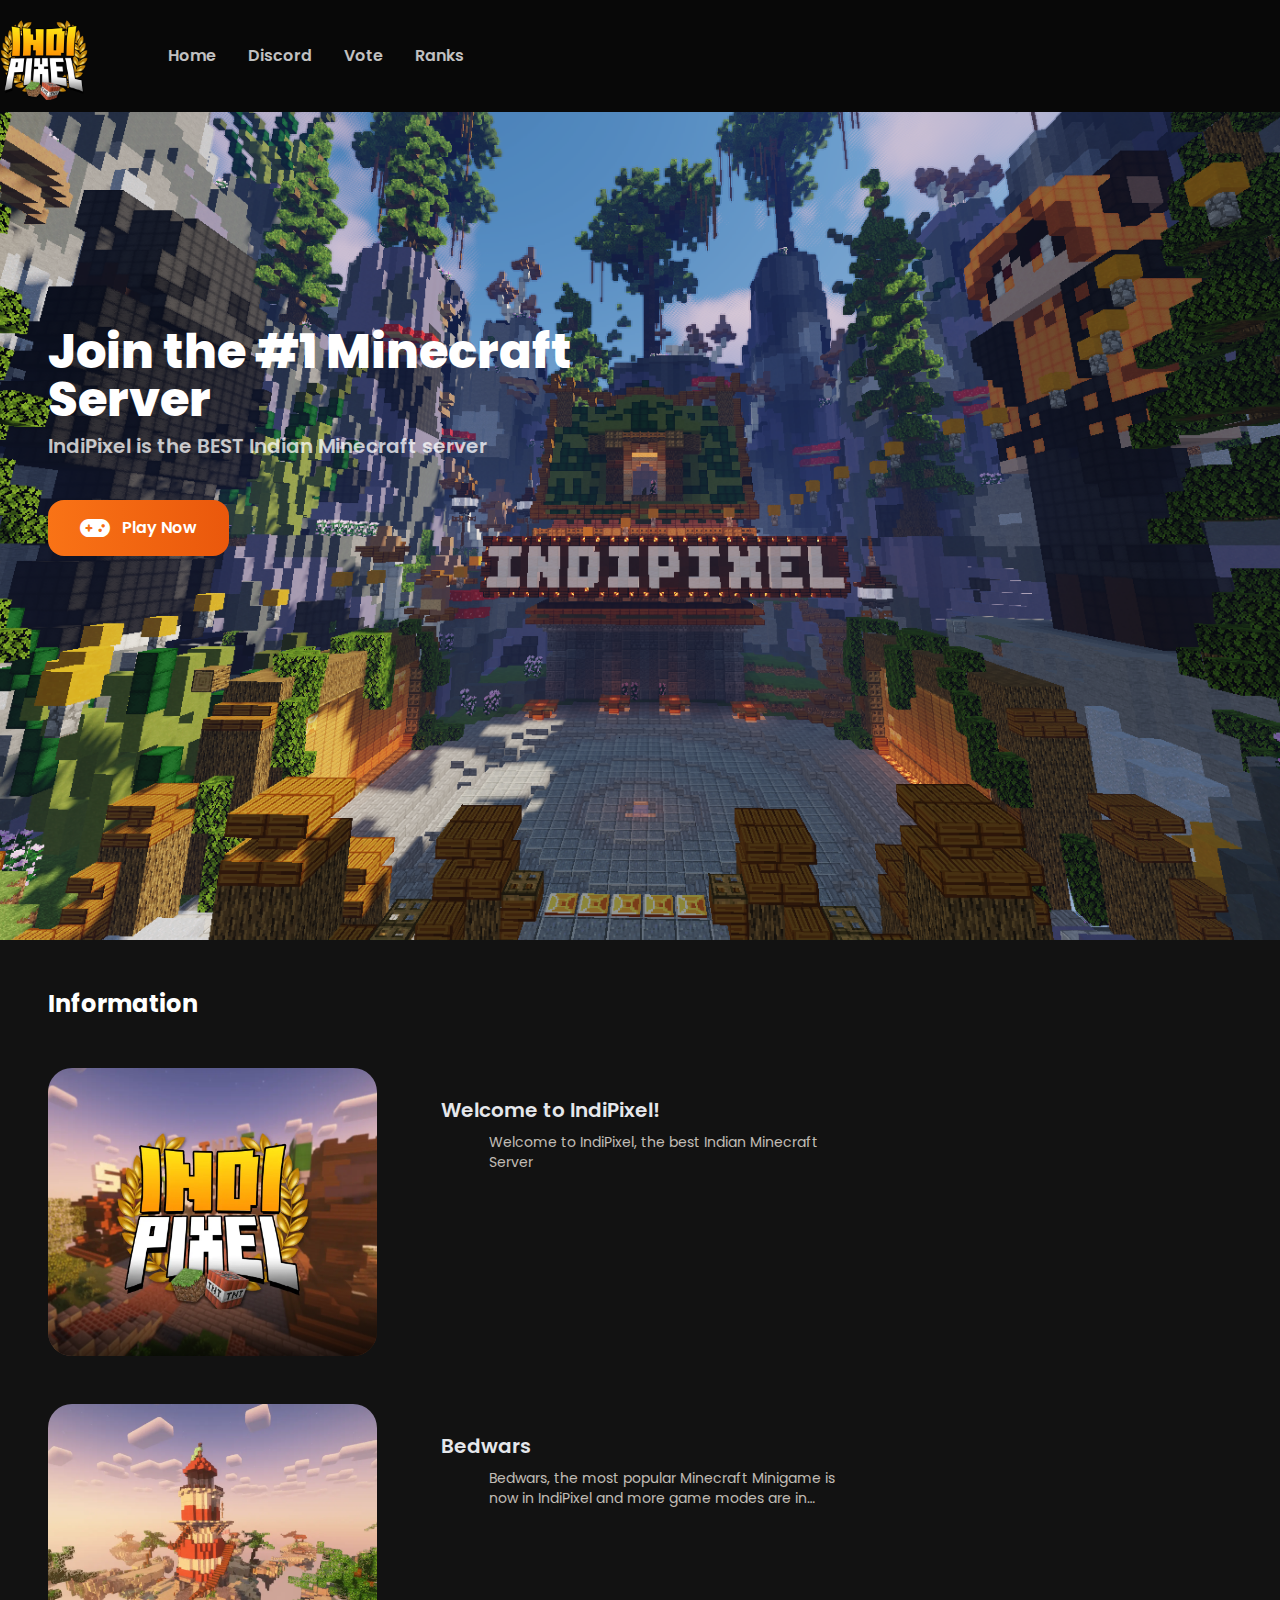
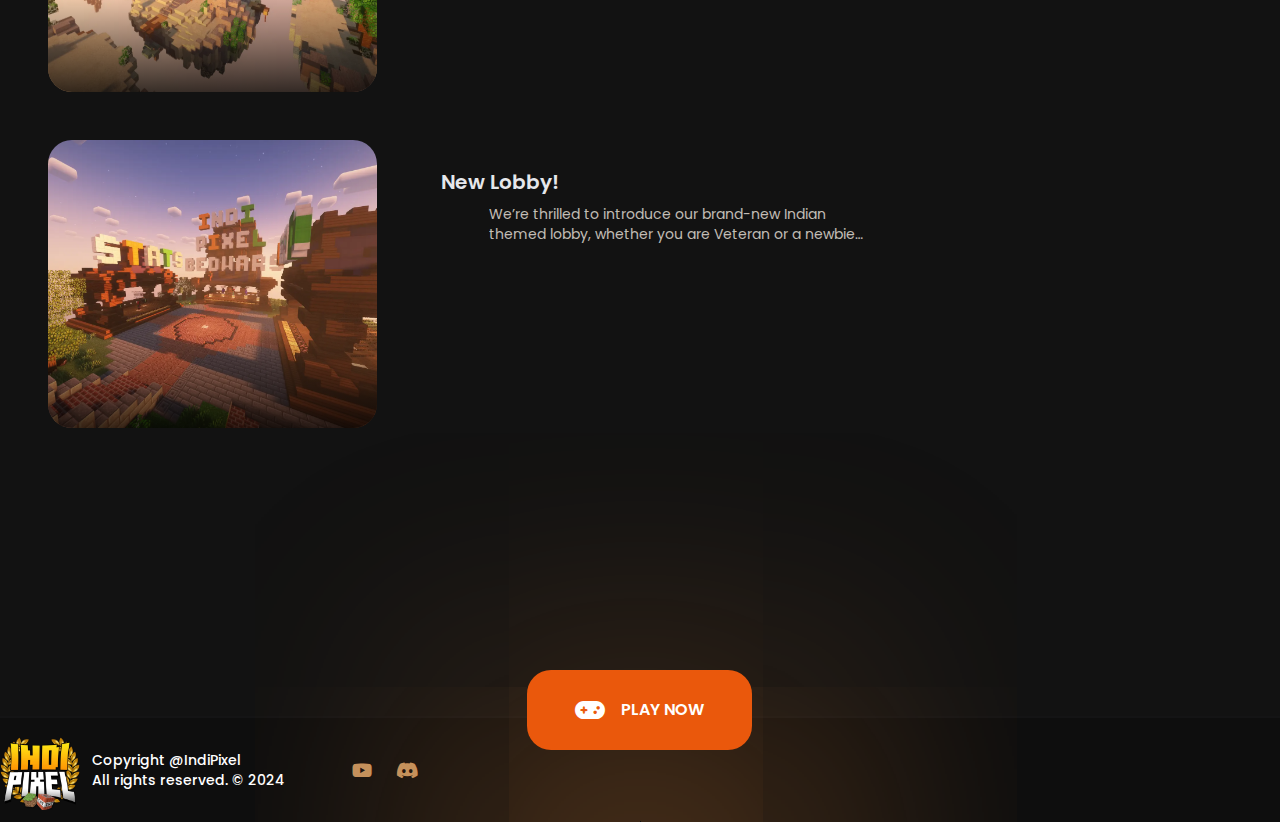
<file: index.html>
<!DOCTYPE html><html lang="en"><head>
  <meta charset="utf-8">
<meta http-equiv="X-UA-Compatible" content="IE=edge">
<meta name="viewport" content="width=device-width, initial-scale=1">
<link rel="shortcut icon" type="image/x-icon" href="images/indilogo.png">


<title>IndiPixel</title>

<meta name="description" content="Welcome to Indipixel. Best Indian Minecraft Server">
<meta name="keywords" content="PvP,Practice,Ranked Bedwars,RBW,Minecraft">
<meta property="og:type" content="website">
<meta property="og:title" content="IndiPixel">
<meta property="og:description" content="Welcome to IndiPixel, the BEST Indian Minecraft Server">

<!-- THEME -->
<link rel="stylesheet" type="text/css" href="css/all.css">
<link rel="stylesheet" type="text/css" href="css/app.css">
<link rel="stylesheet" type="text/css" href="css/bootstrap-grid.min.css">
<link rel="stylesheet" href="css/scale.css">
<script defer="" src="js/cdn.min_1.js"></script>
<link rel="stylesheet" type="text/css" href="css/content-styles.css">

<!-- THEME SETTINGS -->
<style>
  :root {
  --color-indigo-50: 255 247 237;--color-indigo-100: 255 237 213;--color-indigo-200: 254 215 170;--color-indigo-300: 253 186 116;--color-indigo-400: 251 146 60;--color-indigo-500: 249 115 22;--color-indigo-600: 234 88 12;--color-indigo-700: 194 65 12;--color-indigo-800: 154 52 18;--color-indigo-900: 124 45 18;--color-voon-950: 8 8 8;
    --color-voon-900: 10 10 10;
    --color-voon-800: 14 14 14;
    --color-voon-700: 18 18 18;
    --color-voon-background: 18 18 18;
    --color-voon-card: 14 14 14;
    --color-neutral-900: 23 23 23;
    --color-zinc-600: 82 82 91;  }
</style>

<!-- CUSTOM CSS -->
<style type="text/css">
  </style>

<!-- ROLE CSS -->
<style type="text/css">
          
            
      </style>
</head>
<body x-data="body">
<div id="app">
  	<style>
		.shopping-cart-count { display: none; }
	</style>
    

<header id="header" class="hidden sm:block">
  <div class="section flex justify-between items-center py-3">
    <div class="flex gap-20 items-center">
      <a href="/">
        <img class="h-[5.5rem]" src="images/indilogo.png" alt="Indipixel Logo">
      </a>
            <nav class="gap-6 lg:flex">
                      <a href="/" class="nav-item mr-2">Home</a>
                      <a href="https://discord.gg/AM9eqUSWzV" class="nav-item mr-2 ">Discord</a>
                      <a href="vote.html" class="nav-item mr-2 ">Vote</a>     
					  <a href="ranks.html" class="nav-item mr-2 ">Ranks</a>           
</nav>
</div>
</header>

<div class="sm:hidden" id="mobile-menu" x-data="{mainMenu: false}">
  <div class="flex items-center justify-between space-y-1 px-2 pt-2 pb-3">
    <a href="/">
      <img class="h-[3rem]" src="images/indilogo.png" alt="Indipixel Logo">
    </a>
    
    <!-- Mobile menu button-->
    <button @click="mainMenu = ! mainMenu" type="button" class="inline-flex items-center justify-center rounded-md p-2 text-gray-400 hover:bg-gray-700 hover:text-white focus:outline-none focus:ring-2 focus:ring-inset focus:ring-white" aria-controls="mobile-menu" aria-expanded="false">
      <span class="sr-only">Open main menu</span>
      <svg x-cloak="" x-show="!mainMenu" class="h-6 w-6" xmlns="http://www.w3.org/2000/svg" fill="none" viewBox="0 0 24 24" stroke-width="1.5" stroke="currentColor" aria-hidden="true">
        <path stroke-linecap="round" stroke-linejoin="round" d="M3.75 6.75h16.5M3.75 12h16.5m-16.5 5.25h16.5"></path>
      </svg>
      <svg x-cloak="" x-show="mainMenu" class="h-6 w-6" xmlns="http://www.w3.org/2000/svg" fill="none" viewBox="0 0 24 24" stroke-width="1.5" stroke="currentColor" aria-hidden="true">
        <path stroke-linecap="round" stroke-linejoin="round" d="M6 18L18 6M6 6l12 12"></path>
      </svg>
    </button>
  </div>
  <div x-cloak="" x-show="mainMenu" class="space-y-1 px-2 pt-2 pb-3">
                                
          
              <a href="/" class="text-white block px-3 py-2 rounded-md text-base font-medium bg-voon-950" aria-current="page">Home</a>
          
                                                    
          
              <a href="https://discord.gg/AM9eqUSWzV" class="text-white block px-3 py-2 rounded-md text-base font-medium " aria-current="page">Discord</a>
          
              <a href="vote.html" class="text-white block px-3 py-2 rounded-md text-base font-medium " aria-current="page">Vote</a>

			  <a href="ranks.html" class="text-white block px-3 py-2 rounded-md text-base font-medium " aria-current="page">Ranks</a>

            </div>
</div>
  <main class="main" role="main">
    		
			<section id="__heroSection" x-data="carousel()" x-init="init()">
			<div class="carousel overflow-hidden" x-ref="carousel">
				<div class="">
					<div class="absolute top-0 left-0 bg-cover bg-center w-full h-full" style="background-image: url('images/hub\ image\ far.png')">
					</div>
					<div class="section pt-36 pb-60 lg:pt-48 lg:pb-96 relative px-6 z-20">
						<h1 class="text-white text-5xl font-extrabold mt-6 max-w-2xl">
							Join the #1 Minecraft Server						</h1>
						<p class="text-white/75 text-xl font-semibold max-w-lg mt-2">
							IndiPixel is the BEST Indian Minecraft server</p>
						<div class="flex items-center gap-4 mt-10 relative z-10">
							<a href="play.html" class="rounded-2xl py-3 px-8 font-semibold bg-gradient-to-r from-indigo-500 to-indigo-600 text-white relative flex items-center">
								<i class="fas fa-gamepad text-playbtn mr-3"></i>
								Play Now							</a>
													</div>
					</div>
				</div>
				
																</div>
		</section>
		
		
	<section class="section pt-12 pb-20 gap-12 grid lg:grid-cols-10">
		<div class="lg:col-span-7">
			<h3 class="text-white font-bold text-2xl">Information</h3>
										<div class="grid gap-12 mt-12">
																	<div class="flex flex-col lg:flex-row group">
							<div class="flex-1">
								<a class="block rounded-3xl relative overflow-hidden">
									<div class="bg-cover bg-center h-72 lg:h-56 xl:h-72 w-full group-hover:scale-110 transition-all duration-300 group-hover:rotate-3" style="background-image: url('images/indloblogo.png')"></div>
									<div class="absolute bottom-0 left-0 right-0 pb-3 pt-20 px-5 bg-gradient-to-t from-black/75 flex items-center"></div>
								</a>
							</div>
							<div class="flex-1 flex flex-col p-4">
								<div class="py-3">
									<a class="block">
										<h3 class="line-clamp-1 text-xl font-semibold text-gray-200">Welcome to IndiPixel!</h3>
									</a>
									<div class="text-indigo-50/75 mt-2 text-sm line-clamp-2">Welcome to IndiPixel, the best Indian Minecraft Server</div>
								</div>
								<div class="mt-auto flex justify-between items-center">
									<div class="flex divide-x divide-white/20">
										</span>
									</div>
								</div>
							</div>
						</div>
																	<div class="flex flex-col lg:flex-row group">
							<div class="flex-1">
								<a class="block rounded-3xl relative overflow-hidden">
									<div class="bg-cover bg-center h-72 lg:h-56 xl:h-72 w-full group-hover:scale-110 transition-all duration-300 group-hover:rotate-3" style="background-image: url('images/bedsrc.png')"></div>
									<div class="absolute bottom-0 left-0 right-0 pb-3 pt-20 px-5 bg-gradient-to-t from-black/75 flex items-center"></div>
								</a>
							</div>
							<div class="flex-1 flex flex-col p-4">
								<div class="py-3">
									<a class="block">
										<h3 class="line-clamp-1 text-xl font-semibold text-gray-200">Bedwars</h3>
									</a>
									<div class="text-indigo-50/75 mt-2 text-sm line-clamp-2">Bedwars, the most popular Minecraft Minigame is now in IndiPixel and more game modes are in development
                  </div>
								</div>
								<div class="mt-auto flex justify-between items-center">
									<div class="flex divide-x divide-white/20">
										</span>
										<span class="pl-3 text-white/50 flex items-center gap-2">
										</span>
									</div>
								</div>
							</div>
						</div>
																	<div class="flex flex-col lg:flex-row group">
							<div class="flex-1">
								<a class="block rounded-3xl relative overflow-hidden">
									<div class="bg-cover bg-center h-72 lg:h-56 xl:h-72 w-full group-hover:scale-110 transition-all duration-300 group-hover:rotate-3" style="background-image: url('images/indlob.png')"></div>
									<div class="absolute bottom-0 left-0 right-0 pb-3 pt-20 px-5 bg-gradient-to-t from-black/75 flex items-center"></div>
								</a>
							</div>
							<div class="flex-1 flex flex-col p-4">
								<div class="py-3">
									<a class="block">
										<h3 class="line-clamp-1 text-xl font-semibold text-gray-200">New Lobby!</h3>
									</a>
									<div class="text-indigo-50/75 mt-2 text-sm line-clamp-2">We’re thrilled to introduce our brand-new Indian themed lobby, whether you are Veteran or a newbie it is easy to navigate through it</div>
								</div>
								<div class="mt-auto flex justify-between items-center">
									<div class="flex divide-x divide-white/20">
										</span>
										</span>
									</div>
								</div>
							</div>
						</div>
				
						
						
							<div>

	</section>
  </main>
  <footer id="footer" class="bg-voon-700/50 border-t-2 border-zinc-600/10">
  <div class="section  grid grid-cols-2 lg:grid-cols-3 gap-8 lg:gap-0">
    <div class="col-span-2 lg:col-span-1 flex gap-3 items-center">
      <img class="hidden md:inline-block w-20" src="images/indilogo.png" alt="IndiPixel Logo">
      <div class="text-sm font-medium text-white">
        <p>Copyright @<a href="/" target="_blank">IndiPixel</a></p>
        <span class="text-white">All rights reserved. © 2024</span>
      </div>
      <div class="flex gap-2 ml-auto">
                          <a href="https://www.youtube.com/@jugadu.gaming" class="text-indigo-300/75 transition hover:text-red-600 p-2 z-10">
            <i class="fab fa-youtube text-lg"></i>
          </a>
                                  <a href="https://discord.gg/vjx2vuFz3f" class="text-indigo-300/75 transition hover:text-[#4d48e5] p-2 z-10">
            <i class="fab fa-discord text-lg"></i>
          </a>
        	      	                    </div>
    </div>
    <div class="relative hidden md:flex justify-center">
      <span class="absolute bottom-0 left-1/2 h-px w-px shadow-4xl shadow-indigo-400/25"></span>
      <a href="play.html" class="transition hover:bg-indigo-700 relative lg:-top-12 mb-6 bg-indigo-600 py-3 px-6 lg:py-6 lg:px-12 lg:uppercase flex items-center gap-4 rounded-2xl lg:rounded-3xl lg:font-semibold text-white">
        <i class="fas fa-gamepad text-playbtn"></i>
        Play Now      </a>
    </div>
    <div class="flex md:gap-4 justify-between items-center lg:justify-between">
      <div class="flex gap-3">
                          <div x-cloak="" class="relative inline-block text-left mb-8 md:mb-0" x-data="{languageMenu: false}">
            <div>
	  
    </div>
  </div>
</footer>
</div>
<script src="js/lazyload.min.js"></script>
</body>
</html>
</file>
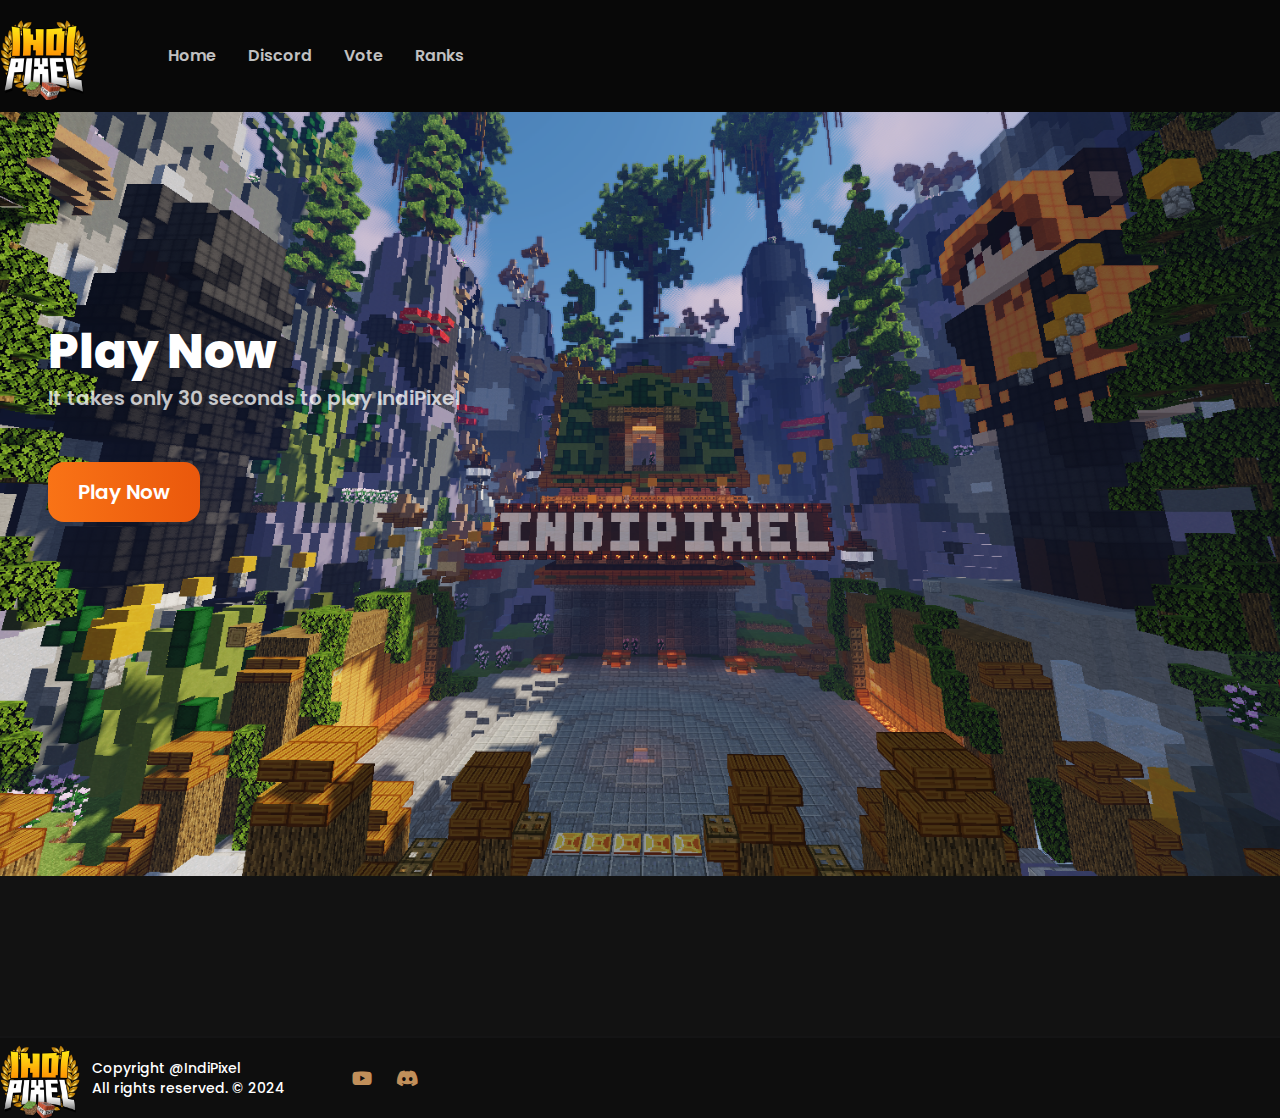
<file: play.html>
<!DOCTYPE html><html lang="en"><head>
  <meta charset="utf-8">
<meta http-equiv="X-UA-Compatible" content="IE=edge">
<meta name="viewport" content="width=device-width, initial-scale=1">
<link rel="shortcut icon" type="image/x-icon" href="images/indilogo.png">


<title>IndiPixel</title>

<meta name="description" content="Welcome to Indipixel. Best Indian Minecraft Server">
<meta name="keywords" content="PvP,Practice,Ranked Bedwars,RBW,Minecraft">
<meta property="og:type" content="website">
<meta property="og:title" content="IndiPixel">
<meta property="og:description" content="Welcome to IndiPixel, the BEST Indian Minecraft Server">

<!-- THEME -->
<link rel="stylesheet" type="text/css" href="css/all.css">
<link rel="stylesheet" type="text/css" href="css/app.css">
<link rel="stylesheet" type="text/css" href="css/bootstrap-grid.min.css">
<link rel="stylesheet" href="css/scale.css">
<script defer="" src="js/cdn.min_1.js"></script>
<link rel="stylesheet" type="text/css" href="css/content-styles.css">

<!-- THEME SETTINGS -->
<style>
  :root {
  --color-indigo-50: 255 247 237;--color-indigo-100: 255 237 213;--color-indigo-200: 254 215 170;--color-indigo-300: 253 186 116;--color-indigo-400: 251 146 60;--color-indigo-500: 249 115 22;--color-indigo-600: 234 88 12;--color-indigo-700: 194 65 12;--color-indigo-800: 154 52 18;--color-indigo-900: 124 45 18;--color-voon-950: 8 8 8;
    --color-voon-900: 10 10 10;
    --color-voon-800: 14 14 14;
    --color-voon-700: 18 18 18;
    --color-voon-background: 18 18 18;
    --color-voon-card: 14 14 14;
    --color-neutral-900: 23 23 23;
    --color-zinc-600: 82 82 91;  }
</style>

<!-- CUSTOM CSS -->
<style type="text/css">
  </style>

<!-- ROLE CSS -->
<style type="text/css">
          
            
      </style>
</head>
<div id="app">
	<style>
	  .shopping-cart-count { display: none; }
  </style>
  

<body x-data="body">
<header id="header" class="hidden sm:block">
  <div class="section flex justify-between items-center py-3">
    <div class="flex gap-20 items-center">
      <a href="/">
        <img class="h-[5.5rem]" src="images/indilogo.png" alt="Indipixel Logo">
      </a>
            <nav class="gap-6 lg:flex">
                      <a href="/" class="nav-item mr-2">Home</a>
                      <a href="https://discord.gg/vjx2vuFz3f" class="nav-item mr-2 ">Discord</a>
                      <a href="vote.html" class="nav-item mr-2 ">Vote</a>      
					  <a href="ranks.html" class="nav-item mr-2 ">Ranks</a>          
</nav>
</div>
</header>

<div class="sm:hidden" id="mobile-menu" x-data="{mainMenu: false}">
  <div class="flex items-center justify-between space-y-1 px-2 pt-2 pb-3">
    <a href="/">
      <img class="h-[3rem]" src="images/indilogo.png" alt="Indipixel Logo">
    </a>
    
    <!-- Mobile menu button-->
    <button @click="mainMenu = ! mainMenu" type="button" class="inline-flex items-center justify-center rounded-md p-2 text-gray-400 hover:bg-gray-700 hover:text-white focus:outline-none focus:ring-2 focus:ring-inset focus:ring-white" aria-controls="mobile-menu" aria-expanded="false">
		<span class="sr-only">Open main menu</span>
		<svg x-cloak="" x-show="!mainMenu" class="h-6 w-6" xmlns="http://www.w3.org/2000/svg" fill="none" viewBox="0 0 24 24" stroke-width="1.5" stroke="currentColor" aria-hidden="true">
		  <path stroke-linecap="round" stroke-linejoin="round" d="M3.75 6.75h16.5M3.75 12h16.5m-16.5 5.25h16.5"></path>
		</svg>
		<svg x-cloak="" x-show="mainMenu" class="h-6 w-6" xmlns="http://www.w3.org/2000/svg" fill="none" viewBox="0 0 24 24" stroke-width="1.5" stroke="currentColor" aria-hidden="true">
		  <path stroke-linecap="round" stroke-linejoin="round" d="M6 18L18 6M6 6l12 12"></path>
		</svg>
	  </button>
	</div>
	<div x-cloak="" x-show="mainMenu" class="space-y-1 px-2 pt-2 pb-3">
                                
          
              <a href="/" class="text-white block px-3 py-2 rounded-md text-base font-medium bg-voon-950" aria-current="page">Home</a>
          
                                                    
          
              <a href="https://discord.gg/vjx2vuFz3f" class="text-white block px-3 py-2 rounded-md text-base font-medium " aria-current="page">Discord</a>
          
              <a href="vote.html" class="text-white block px-3 py-2 rounded-md text-base font-medium " aria-current="page">Vote</a>

              <a href="ranks.html" class="text-white block px-3 py-2 rounded-md text-base font-medium " aria-current="page">Ranks</a>

            </div>
</div>
  <main class="main" role="main">
			<section id="__heroSection" x-data="carousel()" x-init="init()">
			<div class="carousel overflow-hidden" x-ref="carousel">
				<div class="">
					<div class="absolute top-0 left-0 bg-cover bg-center w-full h-full" style="background-image: url('images/hub\ image\ far.png')">
					</div>
					<div class="section pt-36 pb-60 lg:pt-48 lg:pb-96 relative px-6 z-20">
						<h1 class="text-white text-5xl font-extrabold mt-6 max-w-2xl">
							Play Now						</h1>
						<p class="text-white/75 text-xl font-semibold max-w-lg mt-2">
							It takes only 30 seconds to play IndiPixel</p>
						<div class="flex items-center gap-4 mt-10 relative z-10"></div>
            <div class="flex items-center gap-4 mt-10 relative z-10">
              <style>
                #play-now-btn {
                    background-color: black;
                    color: white;
                    border: none;
                    padding: 15px 30px;
                    font-size: 20px;
                    cursor: pointer;
                    position: absolute;
                }
                .overlay {
                    display: none;
                    position: fixed;
                    top: 0;
                    left: 0;
                    width: 100%;
                    height: 100%;
                    background: rgba(0, 0, 0, 0.7);
                    justify-content: center;
                    align-items: center;
                }
                .instructions {
                    background-color: black;
                    color: white;
                    padding: 20px;
                    border-radius: 10px;
                    text-align: center;
                    max-width: 400px;
                    width: 90%;
                }
                .instructions h2 {
                    margin-top: 0;
                }
                .close-btn {
                    background-color: yellow;
                    border: none;
                    padding: 10px 20px;
                    cursor: pointer;
                    font-size: 16px;
                    margin-top: 20px;
                }
                input[type="text"] {
                    width: 100%;
                    padding: 10px;
                    margin-top: 10px;
                    font-size: 16px;
                    background-color: rgb(13, 12, 12);
                }
            </style>
        </head>
        <body>
            <button id="play-now-btn" class="rounded-2xl py-3 px-8 font-semibold bg-gradient-to-r from-indigo-500 to-indigo-600 text-white relative flex items-center ">Play Now</button>
            <div class="overlay" id="overlay">
                <div class="instructions" id="instructions">
                    <h2>How to Play on IndiPixel?</h2>
                    <ol>
                        <li>Open Minecraft</li>
                        <li>Click Play, Preferred version 1.8.9</li>
                        <li>Go to Multiplayer, then click Add Server</li>
                        <li>Enter <strong>indipixel.online</strong> into the server address box and click Done</li>
                        <li>Double click the server to join</li>
                    </ol>
                    <p><strong>Our address:</strong></p>
                    <input type="text" value="indipixel.online" readonly class="bgcolor">
                    <button class="close-btn rounded-2xl font-semibold bg-gradient-to-r from-indigo-500 to-indigo-600 text-white items-center" id="close-btn">CLOSE</button>
                </div>
            </div>
            <script>
                document.getElementById('play-now-btn').addEventListener('click', function() {
                    document.getElementById('overlay').style.display = 'flex';
                });
                document.getElementById('close-btn').addEventListener('click', function() {
                    document.getElementById('overlay').style.display = 'none';
                });
            </script>
            </div>
			</div>
		</section>
  </main>
  <footer id="footer" class="bg-voon-700/50 border-t-2 border-zinc-600/10">
  <div class="section  grid grid-cols-2 lg:grid-cols-3 gap-8 lg:gap-0">
    <div class="col-span-2 lg:col-span-1 flex gap-3 items-center">
      <img class="hidden md:inline-block w-20" src="images/indilogo.png" alt="IndiPixel Logo">
      <div class="text-sm font-medium text-white">
        <p>Copyright @<a href="/" target="_blank">IndiPixel</a></p>
        <span class="text-white">All rights reserved. © 2024</span>
      </div>
      <div class="flex gap-2 ml-auto">
                          <a href="https://www.youtube.com/@jugadu.gaming" class="text-indigo-300/75 transition hover:text-red-600 p-2 z-10">
            <i class="fab fa-youtube text-lg"></i>
          </a>
                                  <a href="https://discord.gg/vjx2vuFz3f" class="text-indigo-300/75 transition hover:text-[#4d48e5] p-2 z-10">
            <i class="fab fa-discord text-lg"></i>
          </a>
        	      	                    </div>
    </div>
    <div class="relative hidden md:flex justify-center">
      <span class="absolute bottom-0 left-1/2 h-px w-px"></span>
    </div>
    <div class="flex md:gap-4 justify-between items-center lg:justify-between">
      <div class="flex gap-3">
                          <div x-cloak="" class="relative inline-block text-left mb-8 md:mb-0" x-data="{languageMenu: false}">
            <div>
	  
    </div>
  </div>
</footer>
</div>
<script src="js/lazyload.min.js"></script>
</body>
</html>
</file>
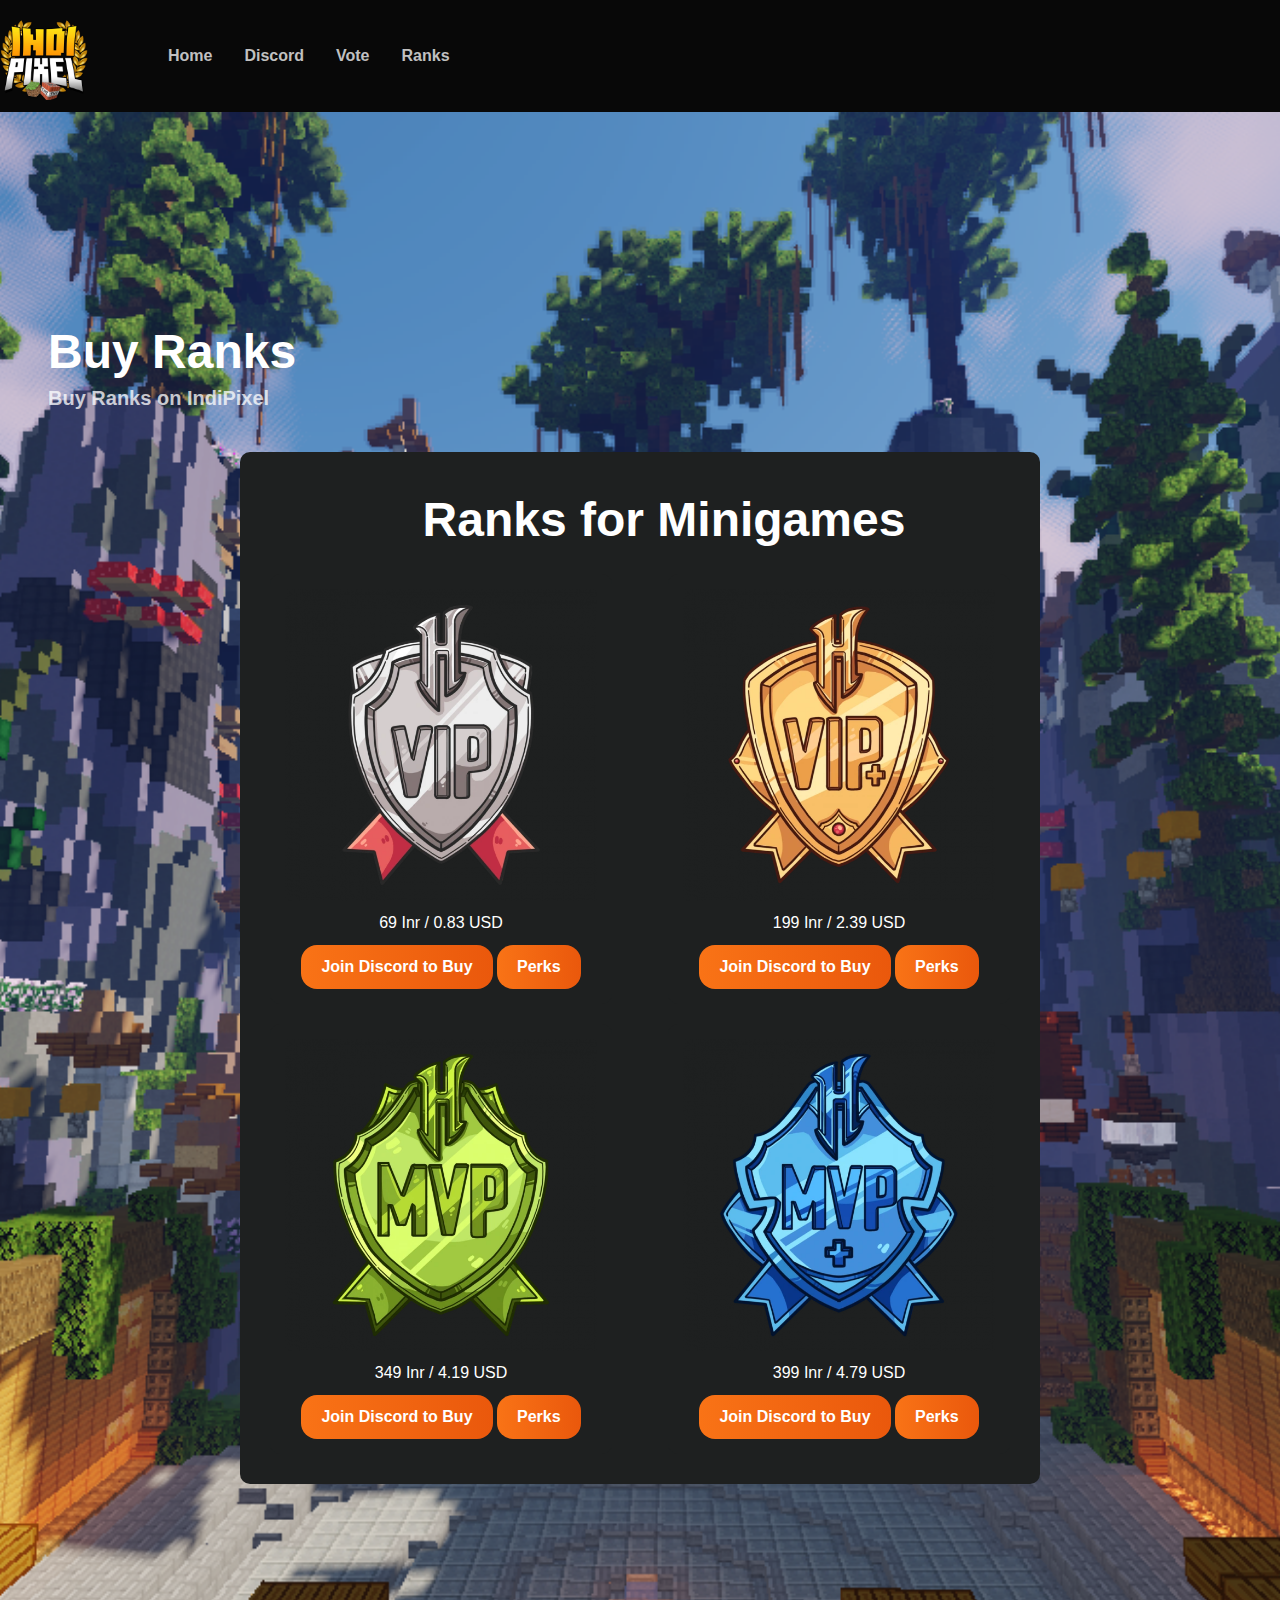
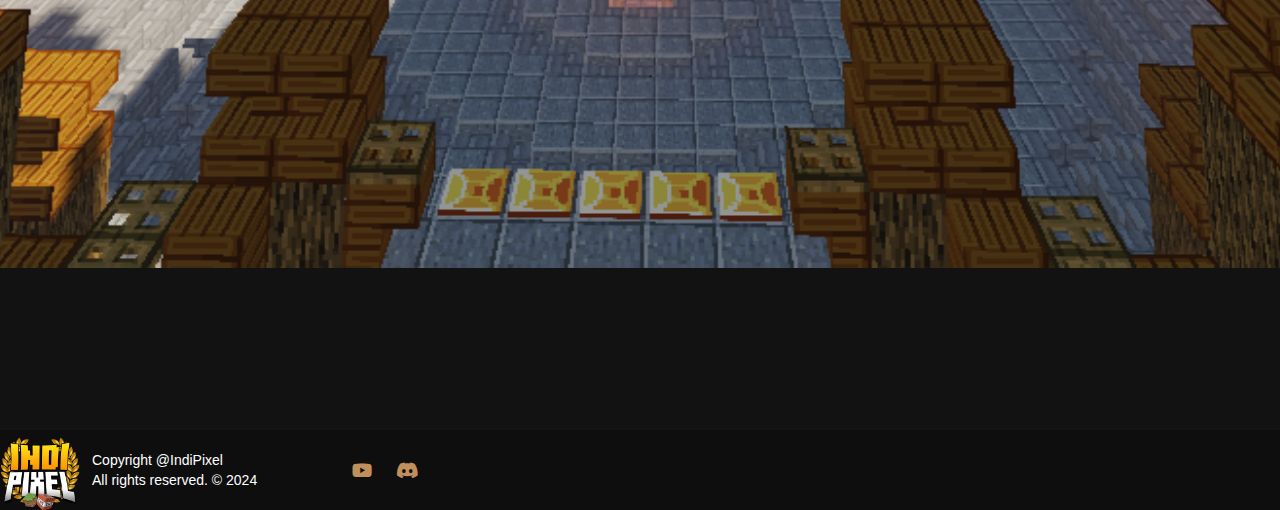
<file: ranks.html>
<!DOCTYPE html><html lang="en"><head>
  <meta charset="utf-8">
<meta http-equiv="X-UA-Compatible" content="IE=edge">
<meta name="viewport" content="width=device-width, initial-scale=1">
<link rel="shortcut icon" type="image/x-icon" href="images/indilogo.png">


<title>IndiPixel</title>

<meta name="description" content="Welcome to Indipixel. Best Indian Minecraft Server">
<meta name="keywords" content="PvP,Practice,Ranked Bedwars,RBW,Minecraft">
<meta property="og:type" content="website">
<meta property="og:title" content="IndiPixel">
<meta property="og:description" content="Welcome to IndiPixel, the BEST Indian Minecraft Server">

<!-- THEME -->
<link rel="stylesheet" type="text/css" href="css/all.css">
<link rel="stylesheet" type="text/css" href="css/app.css">
<link rel="stylesheet" type="text/css" href="css/bootstrap-grid.min.css">
<link rel="stylesheet" href="css/scale.css">
<script defer="" src="js/cdn.min_1.js"></script>
<link rel="stylesheet" type="text/css" href="css/content-styles.css">

<!-- THEME SETTINGS -->
<style>
  :root {
  --color-indigo-50: 255 247 237;--color-indigo-100: 255 237 213;--color-indigo-200: 254 215 170;--color-indigo-300: 253 186 116;--color-indigo-400: 251 146 60;--color-indigo-500: 249 115 22;--color-indigo-600: 234 88 12;--color-indigo-700: 194 65 12;--color-indigo-800: 154 52 18;--color-indigo-900: 124 45 18;--color-voon-950: 8 8 8;
    --color-voon-900: 10 10 10;
    --color-voon-800: 14 14 14;
    --color-voon-700: 18 18 18;
    --color-voon-background: 18 18 18;
    --color-voon-card: 14 14 14;
    --color-neutral-900: 23 23 23;
    --color-zinc-600: 82 82 91;  }
</style>

<!-- CUSTOM CSS -->
<style type="text/css">
  </style>

<!-- ROLE CSS -->
<style type="text/css">
          
            
      </style>
</head>
<div id="app">
	<style>
	  .shopping-cart-count { display: none; }
  </style>
  
  <style>
    body {
        font-family: Arial, sans-serif;
        margin: 0;
        padding: 0;
        justify-content: center;
        align-items: center;
        background-color: #000000;
        color: #fff;
    }
    .container {
        background-color: #1e2020;
        padding: 20px;
        border-radius: 10px;
        text-align: center;
        max-width: 800px;
        width: 90%;
    }
    .container h2 {
        margin-top: 0;
    }
    .ranks {
        display: flex;
        justify-content: space-between;
        flex-wrap: wrap;
    }
    .rank {
        background-color: #1e2020;
        padding: 15px;
        border-radius: 10px;
        margin: 10px;
        width: 45%;
        box-sizing: border-box;
        position: relative; /* Added for positioning the popup */
    }
    .rank img {
        width: 100%;
        height: auto;
        margin-bottom: 10px;
    }
    .buy-btn, .perks-btn {
        background-color: orange;
        color: white;
        border: none;
        padding: 10px 20px;
        cursor: pointer;
        font-size: 16px;
        margin-top: 10px;
        text-decoration: none;
        display: inline-block;
    }
    .buy-btn:hover, .perks-btn:hover {
        background-color: rgb(255, 213, 0);
    }
    .header {
        display: flex;
        align-items: center;
        justify-content: center;
        margin-bottom: 20px;
    }
    .header img {
        width: 100px;
        height: auto;
        margin-right: 20px;
    }
    .perks-popup {
        display: none;
        position: absolute;
        top: 100%;
        left: 50%;
        transform: translateX(-50%);
        background-color: #333;
        color: #fff;
        padding: 10px;
        border-radius: 5px;
        z-index: 1000;
        width: 200px;
        text-align: left;
    }
</style>

<body x-data="body">
<header id="header" class="hidden sm:block">
  <div class="section flex justify-between items-center py-3">
    <div class="flex gap-20 items-center">
      <a href="/">
        <img class="h-[5.5rem]" src="images/indilogo.png" alt="Indipixel Logo">
      </a>
            <nav class="gap-6 lg:flex">
                      <a href="/" class="nav-item mr-2">Home</a>
                      <a href="https://discord.gg/AM9eqUSWzV" class="nav-item mr-2 ">Discord</a>
                      <a href="vote.html" class="nav-item mr-2 ">Vote</a>      
					  <a href="ranks.html" class="nav-item mr-2 ">Ranks</a>          
</nav>
</div>
</header>

<div class="sm:hidden" id="mobile-menu" x-data="{mainMenu: false}">
  <div class="flex items-center justify-between space-y-1 px-2 pt-2 pb-3">
    <a href="/">
      <img class="h-[3rem]" src="images/indilogo.png" alt="Indipixel Logo">
    </a>
    
    <!-- Mobile menu button-->
    <button @click="mainMenu = ! mainMenu" type="button" class="inline-flex items-center justify-center rounded-md p-2 text-gray-400 hover:bg-gray-700 hover:text-white focus:outline-none focus:ring-2 focus:ring-inset focus:ring-white" aria-controls="mobile-menu" aria-expanded="false">
		<span class="sr-only">Open main menu</span>
		<svg x-cloak="" x-show="!mainMenu" class="h-6 w-6" xmlns="http://www.w3.org/2000/svg" fill="none" viewBox="0 0 24 24" stroke-width="1.5" stroke="currentColor" aria-hidden="true">
		  <path stroke-linecap="round" stroke-linejoin="round" d="M3.75 6.75h16.5M3.75 12h16.5m-16.5 5.25h16.5"></path>
		</svg>
		<svg x-cloak="" x-show="mainMenu" class="h-6 w-6" xmlns="http://www.w3.org/2000/svg" fill="none" viewBox="0 0 24 24" stroke-width="1.5" stroke="currentColor" aria-hidden="true">
		  <path stroke-linecap="round" stroke-linejoin="round" d="M6 18L18 6M6 6l12 12"></path>
		</svg>
	  </button>
	</div>
	<div x-cloak="" x-show="mainMenu" class="space-y-1 px-2 pt-2 pb-3">
                                
          
              <a href="/" class="text-white block px-3 py-2 rounded-md text-base font-medium bg-voon-950" aria-current="page">Home</a>
          
                                                    
          
              <a href="https://discord.gg/AM9eqUSWzV" class="text-white block px-3 py-2 rounded-md text-base font-medium " aria-current="page">Discord</a>
          
              <a href="vote.html" class="text-white block px-3 py-2 rounded-md text-base font-medium " aria-current="page">Vote</a>

              <a href="ranks.html" class="text-white block px-3 py-2 rounded-md text-base font-medium " aria-current="page">Ranks</a>

            </div>
</div>
  <main class="main" role="main">
			<section id="__heroSection" x-data="carousel()" x-init="init()">
			<div class="carousel overflow-hidden" x-ref="carousel">
				<div class="">
					<div class="absolute top-0 left-0 bg-cover bg-center w-full h-full" style="background-image: url('images/hub\ image\ far.png')">
					</div>
					<div class="section pt-36 pb-60 lg:pt-48 lg:pb-96 relative px-6 z-20">
						<h1 class="text-white text-5xl font-extrabold mt-6 max-w-2xl">
							Buy Ranks						</h1>
						<p class="text-white/75 text-xl font-semibold max-w-lg mt-2">
							Buy Ranks on IndiPixel</p>
						<div class="flex items-center gap-4 mt-10 relative z-10"></div>
            <div class="container">
              <div class="header">
                  <h1 class="text-white text-5xl font-extrabold mt-6 max-w-2xl">Ranks for Minigames</h1>
              </div>
              <div class="ranks">
                  <div class="rank">
                      <img src="images/VIP.png" alt="Vip">
                      <p>69 Inr / 0.83 USD</p>
                      <a href="https://discord.gg/AM9eqUSWzV" class="buy-btn rounded-2xl py-3 font-semibold bg-gradient-to-r from-indigo-500 to-indigo-600 text-white relative flex items-center">Join Discord to Buy</a>
                      <button class="perks-btn rounded-2xl py-3 font-semibold bg-gradient-to-r from-indigo-500 to-indigo-600 text-white relative flex items-center" onclick="togglePopup('vip-popup')">Perks</button>
                      <div id="vip-popup" class="perks-popup">
                          <p><strong>VIP Perks:</strong></p>
                          <ul>
                              <li>Fly in lobby</li>
                              <li>Custom chat color</li>
                          </ul>
                      </div>
                  </div>
                  <div class="rank">
                      <img src="images/VIP+.png" alt="Vip+">
                      <p>199 Inr / 2.39 USD</p>
                      <a href="https://discord.gg/AM9eqUSWzV" class="buy-btn rounded-2xl py-3 font-semibold bg-gradient-to-r from-indigo-500 to-indigo-600 text-white relative flex items-center">Join Discord to Buy</a>
                      <button class="perks-btn rounded-2xl py-3 font-semibold bg-gradient-to-r from-indigo-500 to-indigo-600 text-white relative flex items-center" onclick="togglePopup('vipplus-popup')">Perks</button>
                      <div id="vipplus-popup" class="perks-popup">
                          <p><strong>VIP+ Perks:</strong></p>
                          <ul>
                              <li>Fly in lobby</li>
                              <li>Custom chat color</li>
                              <li>Collectibles access to all</li>
                          </ul>
                      </div>
                  </div>
                  <div class="rank">
                      <img src="images/MVP.png" alt="Mvp">
                      <p>349 Inr / 4.19 USD</p>
                      <a href="https://discord.gg/AM9eqUSWzV" class="buy-btn rounded-2xl py-3 font-semibold bg-gradient-to-r from-indigo-500 to-indigo-600 text-white relative flex items-center">Join Discord to Buy</a>
                      <button class="perks-btn rounded-2xl py-3 font-semibold bg-gradient-to-r from-indigo-500 to-indigo-600 text-white relative flex items-center" onclick="togglePopup('mvp-popup')">Perks</button>
                      <div id="mvp-popup" class="perks-popup">
                          <p><strong>MVP Perks:</strong></p>
                          <ul>
                              <li>Fly in lobby</li>
                              <li>Custom chat color</li>
                              <li>Collectibles access to all</li>
                              <li>Enable private game</li>
                          </ul>
                      </div>
                  </div>
                  <div class="rank">
                      <img src="images/MVP+.png" alt="Mvp+">
                      <p>399 Inr / 4.79 USD</p>
                      <a href="https://discord.gg/AM9eqUSWzV" class="buy-btn rounded-2xl py-3 font-semibold bg-gradient-to-r from-indigo-500 to-indigo-600 text-white relative flex items-center">Join Discord to Buy</a>
                      <button class="perks-btn rounded-2xl py-3 font-semibold bg-gradient-to-r from-indigo-500 to-indigo-600 text-white relative flex items-center" onclick="togglePopup('mvpplus-popup')">Perks</button>
                      <div id="mvpplus-popup" class="perks-popup">
                          <p><strong>MVP+ Perks:</strong></p>
                          <ul>
                              <li>Fly in lobby</li>
                              <li>Custom chat color</li>
                              <li>Collectibles access to all</li>
                              <li>Enable private game</li>
                              <li>Nickname access</li>
                          </ul>
                      </div>
                  </div>
              </div>
          </div>
      
          <script>
              function togglePopup(popupId) {
                  var popup = document.getElementById(popupId);
                  if (popup.style.display === "block") {
                      popup.style.display = "none";
                  } else {
                      popup.style.display = "block";
                  }
              }
          </script>
		</section>
  </main>
  <footer id="footer" class="bg-voon-700/50 border-t-2 border-zinc-600/10">
  <div class="section  grid grid-cols-2 lg:grid-cols-3 gap-8 lg:gap-0">
    <div class="col-span-2 lg:col-span-1 flex gap-3 items-center">
      <img class="hidden md:inline-block w-20" src="images/indilogo.png" alt="IndiPixel Logo">
      <div class="text-sm font-medium text-white">
        <p>Copyright @<a href="/" target="_blank">IndiPixel</a></p>
        <span class="text-white">All rights reserved. © 2024</span>
      </div>
      <div class="flex gap-2 ml-auto">
                          <a href="https://www.youtube.com/@jugadu.gaming" class="text-indigo-300/75 transition hover:text-red-600 p-2 z-10">
            <i class="fab fa-youtube text-lg"></i>
          </a>
                                  <a href="https://discord.gg/AM9eqUSWzV" class="text-indigo-300/75 transition hover:text-[#4d48e5] p-2 z-10">
            <i class="fab fa-discord text-lg"></i>
          </a>
        	      	                    </div>
    </div>
    <div class="relative hidden md:flex justify-center">
      <span class="absolute bottom-0 left-1/2 h-px w-px"></span>
    </div>
    <div class="flex md:gap-4 justify-between items-center lg:justify-between">
      <div class="flex gap-3">
                          <div x-cloak="" class="relative inline-block text-left mb-8 md:mb-0" x-data="{languageMenu: false}">
            <div>
	  
    </div>
  </div>
</footer>
</div>
<script src="js/lazyload.min.js"></script>
</body>
</html>
</file>
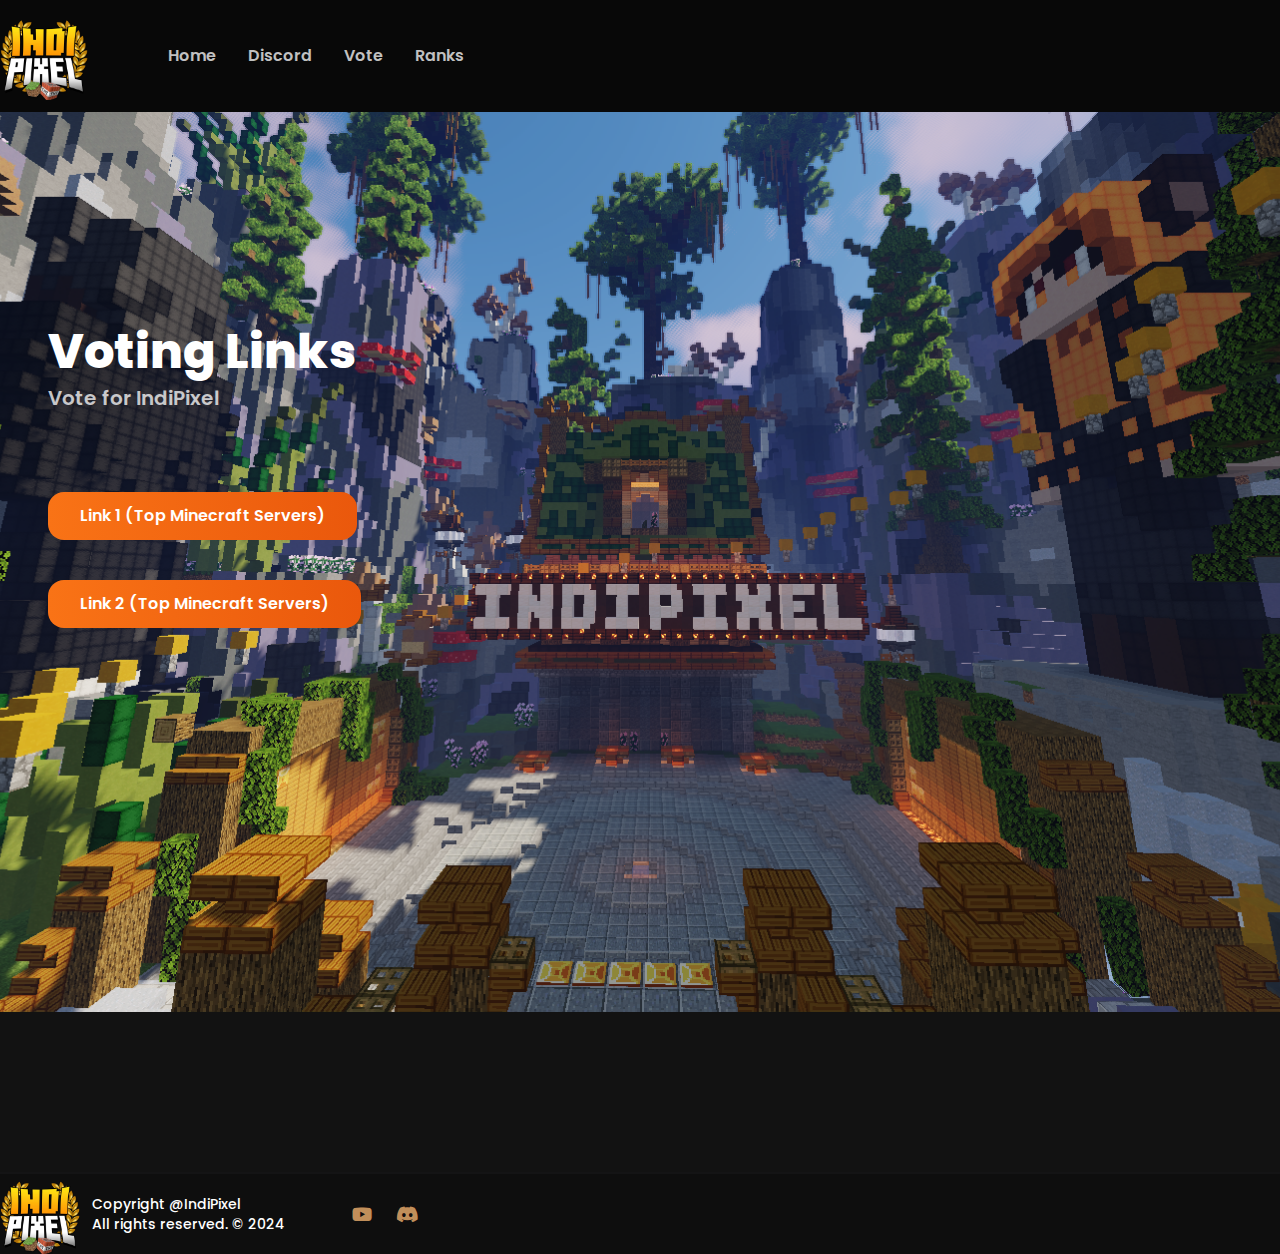
<file: vote.html>
<!DOCTYPE html><html lang="en"><head>
  <meta charset="utf-8">
<meta http-equiv="X-UA-Compatible" content="IE=edge">
<meta name="viewport" content="width=device-width, initial-scale=1">
<link rel="shortcut icon" type="image/x-icon" href="images/indilogo.png">


<title>IndiPixel</title>

<meta name="description" content="Welcome to Indipixel. Best Indian Minecraft Server">
<meta name="keywords" content="PvP,Practice,Ranked Bedwars,RBW,Minecraft">
<meta property="og:type" content="website">
<meta property="og:title" content="IndiPixel">
<meta property="og:description" content="Welcome to IndiPixel, the BEST Indian Minecraft Server">

<!-- THEME -->
<link rel="stylesheet" type="text/css" href="css/all.css">
<link rel="stylesheet" type="text/css" href="css/app.css">
<link rel="stylesheet" type="text/css" href="css/bootstrap-grid.min.css">
<link rel="stylesheet" href="css/scale.css">
<script defer="" src="js/cdn.min_1.js"></script>
<link rel="stylesheet" type="text/css" href="css/content-styles.css">

<!-- THEME SETTINGS -->
<style>
  :root {
  --color-indigo-50: 255 247 237;--color-indigo-100: 255 237 213;--color-indigo-200: 254 215 170;--color-indigo-300: 253 186 116;--color-indigo-400: 251 146 60;--color-indigo-500: 249 115 22;--color-indigo-600: 234 88 12;--color-indigo-700: 194 65 12;--color-indigo-800: 154 52 18;--color-indigo-900: 124 45 18;--color-voon-950: 8 8 8;
    --color-voon-900: 10 10 10;
    --color-voon-800: 14 14 14;
    --color-voon-700: 18 18 18;
    --color-voon-background: 18 18 18;
    --color-voon-card: 14 14 14;
    --color-neutral-900: 23 23 23;
    --color-zinc-600: 82 82 91;  }
</style>

<!-- CUSTOM CSS -->
<style type="text/css">
  </style>

<!-- ROLE CSS -->
<style type="text/css">
          
            
      </style>
</head>
<div id="app">
	<style>
	  .shopping-cart-count { display: none; }
  </style>
  

<body x-data="body">
<header id="header" class="hidden sm:block">
  <div class="section flex justify-between items-center py-3">
    <div class="flex gap-20 items-center">
      <a href="/">
        <img class="h-[5.5rem]" src="images/indilogo.png" alt="Indipixel Logo">
      </a>
            <nav class="gap-6 lg:flex">
                      <a href="/" class="nav-item mr-2">Home</a>
                      <a href="https://discord.gg/vjx2vuFz3f" class="nav-item mr-2 ">Discord</a>
                      <a href="vote.html" class="nav-item mr-2 ">Vote</a>      
					  <a href="ranks.html" class="nav-item mr-2 ">Ranks</a>          
</nav>
</div>
</header>

<div class="sm:hidden" id="mobile-menu" x-data="{mainMenu: false}">
  <div class="flex items-center justify-between space-y-1 px-2 pt-2 pb-3">
    <a href="/">
      <img class="h-[3rem]" src="images/indilogo.png" alt="Indipixel Logo">
    </a>
    
    <!-- Mobile menu button-->
    <button @click="mainMenu = ! mainMenu" type="button" class="inline-flex items-center justify-center rounded-md p-2 text-gray-400 hover:bg-gray-700 hover:text-white focus:outline-none focus:ring-2 focus:ring-inset focus:ring-white" aria-controls="mobile-menu" aria-expanded="false">
		<span class="sr-only">Open main menu</span>
		<svg x-cloak="" x-show="!mainMenu" class="h-6 w-6" xmlns="http://www.w3.org/2000/svg" fill="none" viewBox="0 0 24 24" stroke-width="1.5" stroke="currentColor" aria-hidden="true">
		  <path stroke-linecap="round" stroke-linejoin="round" d="M3.75 6.75h16.5M3.75 12h16.5m-16.5 5.25h16.5"></path>
		</svg>
		<svg x-cloak="" x-show="mainMenu" class="h-6 w-6" xmlns="http://www.w3.org/2000/svg" fill="none" viewBox="0 0 24 24" stroke-width="1.5" stroke="currentColor" aria-hidden="true">
		  <path stroke-linecap="round" stroke-linejoin="round" d="M6 18L18 6M6 6l12 12"></path>
		</svg>
	  </button>
	</div>
	<div x-cloak="" x-show="mainMenu" class="space-y-1 px-2 pt-2 pb-3">
                                
          
              <a href="/" class="text-white block px-3 py-2 rounded-md text-base font-medium bg-voon-950" aria-current="page">Home</a>
          
                                                    
          
              <a href="https://discord.gg/vjx2vuFz3f" class="text-white block px-3 py-2 rounded-md text-base font-medium " aria-current="page">Discord</a>
          
              <a href="vote.html" class="text-white block px-3 py-2 rounded-md text-base font-medium " aria-current="page">Vote</a>

              <a href="ranks.html" class="text-white block px-3 py-2 rounded-md text-base font-medium " aria-current="page">Ranks</a>

            </div>
</div>
  <main class="main" role="main">
			<section id="__heroSection" x-data="carousel()" x-init="init()">
			<div class="carousel overflow-hidden" x-ref="carousel">
				<div class="">
					<div class="absolute top-0 left-0 bg-cover bg-center w-full h-full" style="background-image: url('images/hub\ image\ far.png')">
					</div>
					<div class="section pt-36 pb-60 lg:pt-48 lg:pb-96 relative px-6 z-20">
						<h1 class="text-white text-5xl font-extrabold mt-6 max-w-2xl">
							Voting Links						</h1>
						<p class="text-white/75 text-xl font-semibold max-w-lg mt-2">
							Vote for IndiPixel</p>
						<div class="flex items-center gap-4 mt-10 relative z-10">
						</div>
						<div class="flex items-center gap-4 mt-10 relative z-10">
							<a href="https://topminecraftservers.org/server/37876" class="rounded-2xl py-3 px-8 font-semibold bg-gradient-to-r from-indigo-500 to-indigo-600 text-white relative flex items-center rmg3">
								Link 1	(Top Minecraft Servers)					</a>
							</div>
							<div class="flex items-center gap-4 mt-10 relative z-10">
								<a href="https://topminecraftservers.org/server/36945" class="rounded-2xl py-3 px-8 font-semibold bg-gradient-to-r from-indigo-500 to-indigo-600 text-white relative flex items-center rmg3">
									Link 2	(Top Minecraft Servers)						</a>
								</div>
						</div>
						</div>
					    </div>
		</section>
  </main>
  <footer id="footer" class="bg-voon-700/50 border-t-2 border-zinc-600/10">
  <div class="section  grid grid-cols-2 lg:grid-cols-3 gap-8 lg:gap-0">
    <div class="col-span-2 lg:col-span-1 flex gap-3 items-center">
      <img class="hidden md:inline-block w-20" src="images/indilogo.png" alt="IndiPixel Logo">
      <div class="text-sm font-medium text-white">
        <p>Copyright @<a href="/" target="_blank">IndiPixel</a></p>
        <span class="text-white">All rights reserved. © 2024</span>
      </div>
      <div class="flex gap-2 ml-auto">
                          <a href="https://www.youtube.com/@jugadu.gaming" class="text-indigo-300/75 transition hover:text-red-600 p-2 z-10">
            <i class="fab fa-youtube text-lg"></i>
          </a>
                                  <a href="https://discord.gg/vjx2vuFz3f" class="text-indigo-300/75 transition hover:text-[#4d48e5] p-2 z-10">
            <i class="fab fa-discord text-lg"></i>
          </a>
        	      	                    </div>
    </div>
    <div class="relative hidden md:flex justify-center">
      <span class="absolute bottom-0 left-1/2 h-px w-px"></span>
    </div>
    <div class="flex md:gap-4 justify-between items-center lg:justify-between">
      <div class="flex gap-3">
                          <div x-cloak="" class="relative inline-block text-left mb-8 md:mb-0" x-data="{languageMenu: false}">
            <div>
	  
    </div>
  </div>
</footer>
</div>
<script src="js/lazyload.min.js"></script>
</body>
</html>
</file>
<file: css/scale.css>
.tippy-box[data-animation=scale][data-placement^=top]{transform-origin:bottom}.tippy-box[data-animation=scale][data-placement^=bottom]{transform-origin:top}.tippy-box[data-animation=scale][data-placement^=left]{transform-origin:right}.tippy-box[data-animation=scale][data-placement^=right]{transform-origin:left}.tippy-box[data-animation=scale][data-state=hidden]{transform:scale(.5);opacity:0}
</file>
<file: css/content-styles.css>
/*
 * CKEditor 5 (v40.2.0) content styles.
 * Generated on Fri, 22 Dec 2023 08:39:34 GMT.
 * For more information, check out https://ckeditor.com/docs/ckeditor5/latest/installation/advanced/content-styles.html
 */

:root {
    --ck-color-image-caption-background: hsl(0, 0%, 97%);
    --ck-color-image-caption-text: hsl(0, 0%, 20%);
    --ck-color-mention-background: hsla(341, 100%, 30%, 0.1);
    --ck-color-mention-text: hsl(341, 100%, 30%);
    --ck-color-selector-caption-background: hsl(0, 0%, 97%);
    --ck-color-selector-caption-text: hsl(0, 0%, 20%);
    --ck-highlight-marker-blue: hsl(201, 97%, 72%);
    --ck-highlight-marker-green: hsl(120, 93%, 68%);
    --ck-highlight-marker-pink: hsl(345, 96%, 73%);
    --ck-highlight-marker-yellow: hsl(60, 97%, 73%);
    --ck-highlight-pen-green: hsl(112, 100%, 27%);
    --ck-highlight-pen-red: hsl(0, 85%, 49%);
    --ck-image-style-spacing: 1.5em;
    --ck-inline-image-style-spacing: calc(var(--ck-image-style-spacing) / 2);
    --ck-todo-list-checkmark-size: 16px;
}

/* @ckeditor/ckeditor5-table/theme/tablecolumnresize.css */
.ck-content .table .ck-table-resized {
    table-layout: fixed;
}
/* @ckeditor/ckeditor5-table/theme/tablecolumnresize.css */
.ck-content .table table {
    overflow: hidden;
}
/* @ckeditor/ckeditor5-table/theme/tablecolumnresize.css */
.ck-content .table td,
.ck-content .table th {
    overflow-wrap: break-word;
    position: relative;
}
/* @ckeditor/ckeditor5-table/theme/table.css */
.ck-content .table {
    margin: 0.9em auto;
    display: table;
}
/* @ckeditor/ckeditor5-table/theme/table.css */
.ck-content .table table {
    border-collapse: collapse;
    border-spacing: 0;
    width: 100%;
    height: 100%;
    border: 1px double hsl(0, 0%, 70%);
}
/* @ckeditor/ckeditor5-table/theme/table.css */
.ck-content .table table td,
.ck-content .table table th {
    min-width: 2em;
    padding: .4em;
    border: 1px solid hsl(0, 0%, 75%);
}
/* @ckeditor/ckeditor5-table/theme/table.css */
.ck-content .table table th {
    font-weight: bold;
    background: hsla(0, 0%, 0%, 5%);
}
/* @ckeditor/ckeditor5-table/theme/table.css */
.ck-content[dir="rtl"] .table th {
    text-align: right;
}
/* @ckeditor/ckeditor5-table/theme/table.css */
.ck-content[dir="ltr"] .table th {
    text-align: left;
}
/* @ckeditor/ckeditor5-table/theme/tablecaption.css */
.ck-content .table > figcaption {
    display: table-caption;
    caption-side: top;
    word-break: break-word;
    text-align: center;
    color: var(--ck-color-selector-caption-text);
    background-color: var(--ck-color-selector-caption-background);
    padding: .6em;
    font-size: .75em;
    outline-offset: -1px;
}
/* @ckeditor/ckeditor5-page-break/theme/pagebreak.css */
.ck-content .page-break {
    position: relative;
    clear: both;
    padding: 5px 0;
    display: flex;
    align-items: center;
    justify-content: center;
}
/* @ckeditor/ckeditor5-page-break/theme/pagebreak.css */
.ck-content .page-break::after {
    content: '';
    position: absolute;
    border-bottom: 2px dashed hsl(0, 0%, 77%);
    width: 100%;
}
/* @ckeditor/ckeditor5-page-break/theme/pagebreak.css */
.ck-content .page-break__label {
    position: relative;
    z-index: 1;
    padding: .3em .6em;
    display: block;
    text-transform: uppercase;
    border: 1px solid hsl(0, 0%, 77%);
    border-radius: 2px;
    font-family: Helvetica, Arial, Tahoma, Verdana, Sans-Serif;
    font-size: 0.75em;
    font-weight: bold;
    color: hsl(0, 0%, 20%);
    background: hsl(0, 0%, 100%);
    box-shadow: 2px 2px 1px hsla(0, 0%, 0%, 0.15);
    -webkit-user-select: none;
    -moz-user-select: none;
    -ms-user-select: none;
    user-select: none;
}
/* @ckeditor/ckeditor5-media-embed/theme/mediaembed.css */
.ck-content .media {
    clear: both;
    margin: 0.9em 0;
    display: block;
    min-width: 15em;
}
/* @ckeditor/ckeditor5-list/theme/todolist.css */
.ck-content .todo-list {
    list-style: none;
}
/* @ckeditor/ckeditor5-list/theme/todolist.css */
.ck-content .todo-list li {
    position: relative;
    margin-bottom: 5px;
}
/* @ckeditor/ckeditor5-list/theme/todolist.css */
.ck-content .todo-list li .todo-list {
    margin-top: 5px;
}
/* @ckeditor/ckeditor5-list/theme/todolist.css */
.ck-content .todo-list .todo-list__label > input {
    -webkit-appearance: none;
    display: inline-block;
    position: relative;
    width: var(--ck-todo-list-checkmark-size);
    height: var(--ck-todo-list-checkmark-size);
    vertical-align: middle;
    border: 0;
    left: -25px;
    margin-right: -15px;
    right: 0;
    margin-left: 0;
}
/* @ckeditor/ckeditor5-list/theme/todolist.css */
.ck-content[dir=rtl] .todo-list .todo-list__label > input {
    left: 0;
    margin-right: 0;
    right: -25px;
    margin-left: -15px;
}
/* @ckeditor/ckeditor5-list/theme/todolist.css */
.ck-content .todo-list .todo-list__label > input::before {
    display: block;
    position: absolute;
    box-sizing: border-box;
    content: '';
    width: 100%;
    height: 100%;
    border: 1px solid hsl(0, 0%, 20%);
    border-radius: 2px;
    transition: 250ms ease-in-out box-shadow;
}
/* @ckeditor/ckeditor5-list/theme/todolist.css */
.ck-content .todo-list .todo-list__label > input::after {
    display: block;
    position: absolute;
    box-sizing: content-box;
    pointer-events: none;
    content: '';
    left: calc( var(--ck-todo-list-checkmark-size) / 3 );
    top: calc( var(--ck-todo-list-checkmark-size) / 5.3 );
    width: calc( var(--ck-todo-list-checkmark-size) / 5.3 );
    height: calc( var(--ck-todo-list-checkmark-size) / 2.6 );
    border-style: solid;
    border-color: transparent;
    border-width: 0 calc( var(--ck-todo-list-checkmark-size) / 8 ) calc( var(--ck-todo-list-checkmark-size) / 8 ) 0;
    transform: rotate(45deg);
}
/* @ckeditor/ckeditor5-list/theme/todolist.css */
.ck-content .todo-list .todo-list__label > input[checked]::before {
    background: hsl(126, 64%, 41%);
    border-color: hsl(126, 64%, 41%);
}
/* @ckeditor/ckeditor5-list/theme/todolist.css */
.ck-content .todo-list .todo-list__label > input[checked]::after {
    border-color: hsl(0, 0%, 100%);
}
/* @ckeditor/ckeditor5-list/theme/todolist.css */
.ck-content .todo-list .todo-list__label .todo-list__label__description {
    vertical-align: middle;
}
/* @ckeditor/ckeditor5-list/theme/todolist.css */
.ck-content .todo-list .todo-list__label.todo-list__label_without-description input[type=checkbox] {
    position: absolute;
}
/* @ckeditor/ckeditor5-list/theme/todolist.css */
.ck-editor__editable.ck-content .todo-list .todo-list__label > input,
.ck-editor__editable.ck-content .todo-list .todo-list__label > span[contenteditable=false] > input {
    cursor: pointer;
}
/* @ckeditor/ckeditor5-list/theme/todolist.css */
.ck-editor__editable.ck-content .todo-list .todo-list__label > input:hover::before, .ck-editor__editable.ck-content .todo-list .todo-list__label > span[contenteditable=false] > input:hover::before {
    box-shadow: 0 0 0 5px hsla(0, 0%, 0%, 0.1);
}
/* @ckeditor/ckeditor5-list/theme/todolist.css */
.ck-editor__editable.ck-content .todo-list .todo-list__label > span[contenteditable=false] > input {
    -webkit-appearance: none;
    display: inline-block;
    position: relative;
    width: var(--ck-todo-list-checkmark-size);
    height: var(--ck-todo-list-checkmark-size);
    vertical-align: middle;
    border: 0;
    left: -25px;
    margin-right: -15px;
    right: 0;
    margin-left: 0;
}
/* @ckeditor/ckeditor5-list/theme/todolist.css */
.ck-editor__editable.ck-content[dir=rtl] .todo-list .todo-list__label > span[contenteditable=false] > input {
    left: 0;
    margin-right: 0;
    right: -25px;
    margin-left: -15px;
}
/* @ckeditor/ckeditor5-list/theme/todolist.css */
.ck-editor__editable.ck-content .todo-list .todo-list__label > span[contenteditable=false] > input::before {
    display: block;
    position: absolute;
    box-sizing: border-box;
    content: '';
    width: 100%;
    height: 100%;
    border: 1px solid hsl(0, 0%, 20%);
    border-radius: 2px;
    transition: 250ms ease-in-out box-shadow;
}
/* @ckeditor/ckeditor5-list/theme/todolist.css */
.ck-editor__editable.ck-content .todo-list .todo-list__label > span[contenteditable=false] > input::after {
    display: block;
    position: absolute;
    box-sizing: content-box;
    pointer-events: none;
    content: '';
    left: calc( var(--ck-todo-list-checkmark-size) / 3 );
    top: calc( var(--ck-todo-list-checkmark-size) / 5.3 );
    width: calc( var(--ck-todo-list-checkmark-size) / 5.3 );
    height: calc( var(--ck-todo-list-checkmark-size) / 2.6 );
    border-style: solid;
    border-color: transparent;
    border-width: 0 calc( var(--ck-todo-list-checkmark-size) / 8 ) calc( var(--ck-todo-list-checkmark-size) / 8 ) 0;
    transform: rotate(45deg);
}
/* @ckeditor/ckeditor5-list/theme/todolist.css */
.ck-editor__editable.ck-content .todo-list .todo-list__label > span[contenteditable=false] > input[checked]::before {
    background: hsl(126, 64%, 41%);
    border-color: hsl(126, 64%, 41%);
}
/* @ckeditor/ckeditor5-list/theme/todolist.css */
.ck-editor__editable.ck-content .todo-list .todo-list__label > span[contenteditable=false] > input[checked]::after {
    border-color: hsl(0, 0%, 100%);
}
/* @ckeditor/ckeditor5-list/theme/todolist.css */
.ck-editor__editable.ck-content .todo-list .todo-list__label.todo-list__label_without-description input[type=checkbox] {
    position: absolute;
}
/* @ckeditor/ckeditor5-image/theme/imageresize.css */
.ck-content img.image_resized {
    height: auto;
}
/* @ckeditor/ckeditor5-image/theme/imageresize.css */
.ck-content .image.image_resized {
    max-width: 100%;
    display: block;
    box-sizing: border-box;
}
/* @ckeditor/ckeditor5-image/theme/imageresize.css */
.ck-content .image.image_resized img {
    width: 100%;
}
/* @ckeditor/ckeditor5-image/theme/imageresize.css */
.ck-content .image.image_resized > figcaption {
    display: block;
}
/* @ckeditor/ckeditor5-image/theme/imagecaption.css */
.ck-content .image > figcaption {
    display: table-caption;
    caption-side: bottom;
    word-break: break-word;
    color: var(--ck-color-image-caption-text);
    background-color: var(--ck-color-image-caption-background);
    padding: .6em;
    font-size: .75em;
    outline-offset: -1px;
}
/* @ckeditor/ckeditor5-image/theme/image.css */
.ck-content .image {
    display: table;
    clear: both;
    text-align: center;
    margin: 0.9em auto;
    min-width: 50px;
}
/* @ckeditor/ckeditor5-image/theme/image.css */
.ck-content .image img {
    display: block;
    margin: 0 auto;
    max-width: 100%;
    min-width: 100%;
    height: auto;
}
/* @ckeditor/ckeditor5-image/theme/image.css */
.ck-content .image-inline {
    /*
     * Normally, the .image-inline would have "display: inline-block" and "img { width: 100% }" (to follow the wrapper while resizing).;
     * Unfortunately, together with "srcset", it gets automatically stretched up to the width of the editing root.
     * This strange behavior does not happen with inline-flex.
     */
    display: inline-flex;
    max-width: 100%;
    align-items: flex-start;
}
/* @ckeditor/ckeditor5-image/theme/image.css */
.ck-content .image-inline picture {
    display: flex;
}
/* @ckeditor/ckeditor5-image/theme/image.css */
.ck-content .image-inline picture,
.ck-content .image-inline img {
    flex-grow: 1;
    flex-shrink: 1;
    max-width: 100%;
}
/* @ckeditor/ckeditor5-highlight/theme/highlight.css */
.ck-content .marker-yellow {
    background-color: var(--ck-highlight-marker-yellow);
}
/* @ckeditor/ckeditor5-highlight/theme/highlight.css */
.ck-content .marker-green {
    background-color: var(--ck-highlight-marker-green);
}
/* @ckeditor/ckeditor5-highlight/theme/highlight.css */
.ck-content .marker-pink {
    background-color: var(--ck-highlight-marker-pink);
}
/* @ckeditor/ckeditor5-highlight/theme/highlight.css */
.ck-content .marker-blue {
    background-color: var(--ck-highlight-marker-blue);
}
/* @ckeditor/ckeditor5-highlight/theme/highlight.css */
.ck-content .pen-red {
    color: var(--ck-highlight-pen-red);
    background-color: transparent;
}
/* @ckeditor/ckeditor5-highlight/theme/highlight.css */
.ck-content .pen-green {
    color: var(--ck-highlight-pen-green);
    background-color: transparent;
}
/* @ckeditor/ckeditor5-list/theme/list.css */
.ck-content ol {
    list-style-type: decimal;
}
/* @ckeditor/ckeditor5-list/theme/list.css */
.ck-content ol ol {
    list-style-type: lower-latin;
}
/* @ckeditor/ckeditor5-list/theme/list.css */
.ck-content ol ol ol {
    list-style-type: lower-roman;
}
/* @ckeditor/ckeditor5-list/theme/list.css */
.ck-content ol ol ol ol {
    list-style-type: upper-latin;
}
/* @ckeditor/ckeditor5-list/theme/list.css */
.ck-content ol ol ol ol ol {
    list-style-type: upper-roman;
}
/* @ckeditor/ckeditor5-list/theme/list.css */
.ck-content ul {
    list-style-type: disc;
}
/* @ckeditor/ckeditor5-list/theme/list.css */
.ck-content ul ul {
    list-style-type: circle;
}
/* @ckeditor/ckeditor5-list/theme/list.css */
.ck-content ul ul ul {
    list-style-type: square;
}
/* @ckeditor/ckeditor5-list/theme/list.css */
.ck-content ul ul ul ul {
    list-style-type: square;
}
/* @ckeditor/ckeditor5-block-quote/theme/blockquote.css */
.ck-content blockquote {
    overflow: hidden;
    padding-right: 1.5em;
    padding-left: 1.5em;
    margin-left: 0;
    margin-right: 0;
    font-style: italic;
    border-left: solid 5px hsl(0, 0%, 80%);
}
/* @ckeditor/ckeditor5-block-quote/theme/blockquote.css */
.ck-content[dir="rtl"] blockquote {
    border-left: 0;
    border-right: solid 5px hsl(0, 0%, 80%);
}
/* @ckeditor/ckeditor5-image/theme/imagestyle.css */
.ck-content .image-style-block-align-left,
.ck-content .image-style-block-align-right {
    max-width: calc(100% - var(--ck-image-style-spacing));
}
/* @ckeditor/ckeditor5-image/theme/imagestyle.css */
.ck-content .image-style-align-left,
.ck-content .image-style-align-right {
    clear: none;
}
/* @ckeditor/ckeditor5-image/theme/imagestyle.css */
.ck-content .image-style-side {
    float: right;
    margin-left: var(--ck-image-style-spacing);
    max-width: 50%;
}
/* @ckeditor/ckeditor5-image/theme/imagestyle.css */
.ck-content .image-style-align-left {
    float: left;
    margin-right: var(--ck-image-style-spacing);
}
/* @ckeditor/ckeditor5-image/theme/imagestyle.css */
.ck-content .image-style-align-center {
    margin-left: auto;
    margin-right: auto;
}
/* @ckeditor/ckeditor5-image/theme/imagestyle.css */
.ck-content .image-style-align-right {
    float: right;
    margin-left: var(--ck-image-style-spacing);
}
/* @ckeditor/ckeditor5-image/theme/imagestyle.css */
.ck-content .image-style-block-align-right {
    margin-right: 0;
    margin-left: auto;
}
/* @ckeditor/ckeditor5-image/theme/imagestyle.css */
.ck-content .image-style-block-align-left {
    margin-left: 0;
    margin-right: auto;
}
/* @ckeditor/ckeditor5-image/theme/imagestyle.css */
.ck-content p + .image-style-align-left,
.ck-content p + .image-style-align-right,
.ck-content p + .image-style-side {
    margin-top: 0;
}
/* @ckeditor/ckeditor5-image/theme/imagestyle.css */
.ck-content .image-inline.image-style-align-left,
.ck-content .image-inline.image-style-align-right {
    margin-top: var(--ck-inline-image-style-spacing);
    margin-bottom: var(--ck-inline-image-style-spacing);
}
/* @ckeditor/ckeditor5-image/theme/imagestyle.css */
.ck-content .image-inline.image-style-align-left {
    margin-right: var(--ck-inline-image-style-spacing);
}
/* @ckeditor/ckeditor5-image/theme/imagestyle.css */
.ck-content .image-inline.image-style-align-right {
    margin-left: var(--ck-inline-image-style-spacing);
}
/* @ckeditor/ckeditor5-basic-styles/theme/code.css */
.ck-content code {
    background-color: hsla(0, 0%, 78%, 0.3);
    padding: .15em;
    border-radius: 2px;
}
/* @ckeditor/ckeditor5-font/theme/fontsize.css */
.ck-content .text-tiny {
    font-size: .7em;
}
/* @ckeditor/ckeditor5-font/theme/fontsize.css */
.ck-content .text-small {
    font-size: .85em;
}
/* @ckeditor/ckeditor5-font/theme/fontsize.css */
.ck-content .text-big {
    font-size: 1.4em;
}
/* @ckeditor/ckeditor5-font/theme/fontsize.css */
.ck-content .text-huge {
    font-size: 1.8em;
}
/* @ckeditor/ckeditor5-mention/theme/mention.css */
.ck-content .mention {
    background: var(--ck-color-mention-background);
    color: var(--ck-color-mention-text);
}
/* @ckeditor/ckeditor5-horizontal-line/theme/horizontalline.css */
.ck-content hr {
    margin: 15px 0;
    height: 4px;
    background: hsl(0, 0%, 87%);
    border: 0;
}
/* @ckeditor/ckeditor5-code-block/theme/codeblock.css */
.ck-content pre {
    padding: 1em;
    color: hsl(0, 0%, 20.8%);
    background: hsla(0, 0%, 78%, 0.3);
    border: 1px solid hsl(0, 0%, 77%);
    border-radius: 2px;
    text-align: left;
    direction: ltr;
    tab-size: 4;
    white-space: pre-wrap;
    font-style: normal;
    min-width: 200px;
}
/* @ckeditor/ckeditor5-code-block/theme/codeblock.css */
.ck-content pre code {
    background: unset;
    padding: 0;
    border-radius: 0;
}
@media print {
    /* @ckeditor/ckeditor5-page-break/theme/pagebreak.css */
    .ck-content .page-break {
        padding: 0;
    }
    /* @ckeditor/ckeditor5-page-break/theme/pagebreak.css */
    .ck-content .page-break::after {
        display: none;
    }
}
.ck-content ul,
.ck-content ol {
    margin: 8px;
    padding-left: 16px;
}
</file>
<file: css/all.css>
/*!
 * Font Awesome Free 5.3.1 by @fontawesome - https://fontawesome.com
 * License - https://fontawesome.com/license/free (Icons: CC BY 4.0, Fonts: SIL OFL 1.1, Code: MIT License)
 */
 .fa,.fab,.fal,.far,.fas{-moz-osx-font-smoothing:grayscale;-webkit-font-smoothing:antialiased;display:inline-block;font-style:normal;font-variant:normal;text-rendering:auto;line-height:1}.fa-lg{font-size:1.33333em;line-height:.75em;vertical-align:-.0667em}.fa-xs{font-size:.75em}.fa-sm{font-size:.875em}.fa-1x{font-size:1em}.fa-2x{font-size:2em}.fa-3x{font-size:3em}.fa-4x{font-size:4em}.fa-5x{font-size:5em}.fa-6x{font-size:6em}.fa-7x{font-size:7em}.fa-8x{font-size:8em}.fa-9x{font-size:9em}.fa-10x{font-size:10em}.fa-fw{text-align:center;width:1.25em}.fa-ul{list-style-type:none;margin-left:2.5em;padding-left:0}.fa-ul>li{position:relative}.fa-li{left:-2em;position:absolute;text-align:center;width:2em;line-height:inherit}.fa-border{border:.08em solid #eee;border-radius:.1em;padding:.2em .25em .15em}.fa-pull-left{float:left}.fa-pull-right{float:right}.fa.fa-pull-left,.fab.fa-pull-left,.fal.fa-pull-left,.far.fa-pull-left,.fas.fa-pull-left{margin-right:.3em}.fa.fa-pull-right,.fab.fa-pull-right,.fal.fa-pull-right,.far.fa-pull-right,.fas.fa-pull-right{margin-left:.3em}.fa-spin{animation:fa-spin 2s infinite linear}.fa-pulse{animation:fa-spin 1s infinite steps(8)}@keyframes fa-spin{0%{transform:rotate(0deg)}to{transform:rotate(1turn)}}.fa-rotate-90{-ms-filter:"progid:DXImageTransform.Microsoft.BasicImage(rotation=1)";transform:rotate(90deg)}.fa-rotate-180{-ms-filter:"progid:DXImageTransform.Microsoft.BasicImage(rotation=2)";transform:rotate(180deg)}.fa-rotate-270{-ms-filter:"progid:DXImageTransform.Microsoft.BasicImage(rotation=3)";transform:rotate(270deg)}.fa-flip-horizontal{-ms-filter:"progid:DXImageTransform.Microsoft.BasicImage(rotation=0, mirror=1)";transform:scaleX(-1)}.fa-flip-vertical{transform:scaleY(-1)}.fa-flip-horizontal.fa-flip-vertical,.fa-flip-vertical{-ms-filter:"progid:DXImageTransform.Microsoft.BasicImage(rotation=2, mirror=1)"}.fa-flip-horizontal.fa-flip-vertical{transform:scale(-1)}:root .fa-flip-horizontal,:root .fa-flip-vertical,:root .fa-rotate-90,:root .fa-rotate-180,:root .fa-rotate-270{-webkit-filter:none;filter:none}.fa-stack{display:inline-block;height:2em;line-height:2em;position:relative;vertical-align:middle;width:2em}.fa-stack-1x,.fa-stack-2x{left:0;position:absolute;text-align:center;width:100%}.fa-stack-1x{line-height:inherit}.fa-stack-2x{font-size:2em}.fa-inverse{color:#fff}.fa-500px:before{content:"\f26e"}.fa-accessible-icon:before{content:"\f368"}.fa-accusoft:before{content:"\f369"}.fa-ad:before{content:"\f641"}.fa-address-book:before{content:"\f2b9"}.fa-address-card:before{content:"\f2bb"}.fa-adjust:before{content:"\f042"}.fa-adn:before{content:"\f170"}.fa-adversal:before{content:"\f36a"}.fa-affiliatetheme:before{content:"\f36b"}.fa-air-freshener:before{content:"\f5d0"}.fa-algolia:before{content:"\f36c"}.fa-align-center:before{content:"\f037"}.fa-align-justify:before{content:"\f039"}.fa-align-left:before{content:"\f036"}.fa-align-right:before{content:"\f038"}.fa-alipay:before{content:"\f642"}.fa-allergies:before{content:"\f461"}.fa-amazon:before{content:"\f270"}.fa-amazon-pay:before{content:"\f42c"}.fa-ambulance:before{content:"\f0f9"}.fa-american-sign-language-interpreting:before{content:"\f2a3"}.fa-amilia:before{content:"\f36d"}.fa-anchor:before{content:"\f13d"}.fa-android:before{content:"\f17b"}.fa-angellist:before{content:"\f209"}.fa-angle-double-down:before{content:"\f103"}.fa-angle-double-left:before{content:"\f100"}.fa-angle-double-right:before{content:"\f101"}.fa-angle-double-up:before{content:"\f102"}.fa-angle-down:before{content:"\f107"}.fa-angle-left:before{content:"\f104"}.fa-angle-right:before{content:"\f105"}.fa-angle-up:before{content:"\f106"}.fa-angry:before{content:"\f556"}.fa-angrycreative:before{content:"\f36e"}.fa-angular:before{content:"\f420"}.fa-ankh:before{content:"\f644"}.fa-app-store:before{content:"\f36f"}.fa-app-store-ios:before{content:"\f370"}.fa-apper:before{content:"\f371"}.fa-apple:before{content:"\f179"}.fa-apple-alt:before{content:"\f5d1"}.fa-apple-pay:before{content:"\f415"}.fa-archive:before{content:"\f187"}.fa-archway:before{content:"\f557"}.fa-arrow-alt-circle-down:before{content:"\f358"}.fa-arrow-alt-circle-left:before{content:"\f359"}.fa-arrow-alt-circle-right:before{content:"\f35a"}.fa-arrow-alt-circle-up:before{content:"\f35b"}.fa-arrow-circle-down:before{content:"\f0ab"}.fa-arrow-circle-left:before{content:"\f0a8"}.fa-arrow-circle-right:before{content:"\f0a9"}.fa-arrow-circle-up:before{content:"\f0aa"}.fa-arrow-down:before{content:"\f063"}.fa-arrow-left:before{content:"\f060"}.fa-arrow-right:before{content:"\f061"}.fa-arrow-up:before{content:"\f062"}.fa-arrows-alt:before{content:"\f0b2"}.fa-arrows-alt-h:before{content:"\f337"}.fa-arrows-alt-v:before{content:"\f338"}.fa-assistive-listening-systems:before{content:"\f2a2"}.fa-asterisk:before{content:"\f069"}.fa-asymmetrik:before{content:"\f372"}.fa-at:before{content:"\f1fa"}.fa-atlas:before{content:"\f558"}.fa-atom:before{content:"\f5d2"}.fa-audible:before{content:"\f373"}.fa-audio-description:before{content:"\f29e"}.fa-autoprefixer:before{content:"\f41c"}.fa-avianex:before{content:"\f374"}.fa-aviato:before{content:"\f421"}.fa-award:before{content:"\f559"}.fa-aws:before{content:"\f375"}.fa-backspace:before{content:"\f55a"}.fa-backward:before{content:"\f04a"}.fa-balance-scale:before{content:"\f24e"}.fa-ban:before{content:"\f05e"}.fa-band-aid:before{content:"\f462"}.fa-bandcamp:before{content:"\f2d5"}.fa-barcode:before{content:"\f02a"}.fa-bars:before{content:"\f0c9"}.fa-baseball-ball:before{content:"\f433"}.fa-basketball-ball:before{content:"\f434"}.fa-bath:before{content:"\f2cd"}.fa-battery-empty:before{content:"\f244"}.fa-battery-full:before{content:"\f240"}.fa-battery-half:before{content:"\f242"}.fa-battery-quarter:before{content:"\f243"}.fa-battery-three-quarters:before{content:"\f241"}.fa-bed:before{content:"\f236"}.fa-beer:before{content:"\f0fc"}.fa-behance:before{content:"\f1b4"}.fa-behance-square:before{content:"\f1b5"}.fa-bell:before{content:"\f0f3"}.fa-bell-slash:before{content:"\f1f6"}.fa-bezier-curve:before{content:"\f55b"}.fa-bible:before{content:"\f647"}.fa-bicycle:before{content:"\f206"}.fa-bimobject:before{content:"\f378"}.fa-binoculars:before{content:"\f1e5"}.fa-birthday-cake:before{content:"\f1fd"}.fa-bitbucket:before{content:"\f171"}.fa-bitcoin:before{content:"\f379"}.fa-bity:before{content:"\f37a"}.fa-black-tie:before{content:"\f27e"}.fa-blackberry:before{content:"\f37b"}.fa-blender:before{content:"\f517"}.fa-blind:before{content:"\f29d"}.fa-blogger:before{content:"\f37c"}.fa-blogger-b:before{content:"\f37d"}.fa-bluetooth:before{content:"\f293"}.fa-bluetooth-b:before{content:"\f294"}.fa-bold:before{content:"\f032"}.fa-bolt:before{content:"\f0e7"}.fa-bomb:before{content:"\f1e2"}.fa-bone:before{content:"\f5d7"}.fa-bong:before{content:"\f55c"}.fa-book:before{content:"\f02d"}.fa-book-open:before{content:"\f518"}.fa-book-reader:before{content:"\f5da"}.fa-bookmark:before{content:"\f02e"}.fa-bowling-ball:before{content:"\f436"}.fa-box:before{content:"\f466"}.fa-box-open:before{content:"\f49e"}.fa-boxes:before{content:"\f468"}.fa-braille:before{content:"\f2a1"}.fa-brain:before{content:"\f5dc"}.fa-briefcase:before{content:"\f0b1"}.fa-briefcase-medical:before{content:"\f469"}.fa-broadcast-tower:before{content:"\f519"}.fa-broom:before{content:"\f51a"}.fa-brush:before{content:"\f55d"}.fa-btc:before{content:"\f15a"}.fa-bug:before{content:"\f188"}.fa-building:before{content:"\f1ad"}.fa-bullhorn:before{content:"\f0a1"}.fa-bullseye:before{content:"\f140"}.fa-burn:before{content:"\f46a"}.fa-buromobelexperte:before{content:"\f37f"}.fa-bus:before{content:"\f207"}.fa-bus-alt:before{content:"\f55e"}.fa-business-time:before{content:"\f64a"}.fa-buysellads:before{content:"\f20d"}.fa-calculator:before{content:"\f1ec"}.fa-calendar:before{content:"\f133"}.fa-calendar-alt:before{content:"\f073"}.fa-calendar-check:before{content:"\f274"}.fa-calendar-minus:before{content:"\f272"}.fa-calendar-plus:before{content:"\f271"}.fa-calendar-times:before{content:"\f273"}.fa-camera:before{content:"\f030"}.fa-camera-retro:before{content:"\f083"}.fa-cannabis:before{content:"\f55f"}.fa-capsules:before{content:"\f46b"}.fa-car:before{content:"\f1b9"}.fa-car-alt:before{content:"\f5de"}.fa-car-battery:before{content:"\f5df"}.fa-car-crash:before{content:"\f5e1"}.fa-car-side:before{content:"\f5e4"}.fa-caret-down:before{content:"\f0d7"}.fa-caret-left:before{content:"\f0d9"}.fa-caret-right:before{content:"\f0da"}.fa-caret-square-down:before{content:"\f150"}.fa-caret-square-left:before{content:"\f191"}.fa-caret-square-right:before{content:"\f152"}.fa-caret-square-up:before{content:"\f151"}.fa-caret-up:before{content:"\f0d8"}.fa-cart-arrow-down:before{content:"\f218"}.fa-cart-plus:before{content:"\f217"}.fa-cc-amazon-pay:before{content:"\f42d"}.fa-cc-amex:before{content:"\f1f3"}.fa-cc-apple-pay:before{content:"\f416"}.fa-cc-diners-club:before{content:"\f24c"}.fa-cc-discover:before{content:"\f1f2"}.fa-cc-jcb:before{content:"\f24b"}.fa-cc-mastercard:before{content:"\f1f1"}.fa-cc-paypal:before{content:"\f1f4"}.fa-cc-stripe:before{content:"\f1f5"}.fa-cc-visa:before{content:"\f1f0"}.fa-centercode:before{content:"\f380"}.fa-certificate:before{content:"\f0a3"}.fa-chalkboard:before{content:"\f51b"}.fa-chalkboard-teacher:before{content:"\f51c"}.fa-charging-station:before{content:"\f5e7"}.fa-chart-area:before{content:"\f1fe"}.fa-chart-bar:before{content:"\f080"}.fa-chart-line:before{content:"\f201"}.fa-chart-pie:before{content:"\f200"}.fa-check:before{content:"\f00c"}.fa-check-circle:before{content:"\f058"}.fa-check-double:before{content:"\f560"}.fa-check-square:before{content:"\f14a"}.fa-chess:before{content:"\f439"}.fa-chess-bishop:before{content:"\f43a"}.fa-chess-board:before{content:"\f43c"}.fa-chess-king:before{content:"\f43f"}.fa-chess-knight:before{content:"\f441"}.fa-chess-pawn:before{content:"\f443"}.fa-chess-queen:before{content:"\f445"}.fa-chess-rook:before{content:"\f447"}.fa-chevron-circle-down:before{content:"\f13a"}.fa-chevron-circle-left:before{content:"\f137"}.fa-chevron-circle-right:before{content:"\f138"}.fa-chevron-circle-up:before{content:"\f139"}.fa-chevron-down:before{content:"\f078"}.fa-chevron-left:before{content:"\f053"}.fa-chevron-right:before{content:"\f054"}.fa-chevron-up:before{content:"\f077"}.fa-child:before{content:"\f1ae"}.fa-chrome:before{content:"\f268"}.fa-church:before{content:"\f51d"}.fa-circle:before{content:"\f111"}.fa-circle-notch:before{content:"\f1ce"}.fa-city:before{content:"\f64f"}.fa-clipboard:before{content:"\f328"}.fa-clipboard-check:before{content:"\f46c"}.fa-clipboard-list:before{content:"\f46d"}.fa-clock:before{content:"\f017"}.fa-clone:before{content:"\f24d"}.fa-closed-captioning:before{content:"\f20a"}.fa-cloud:before{content:"\f0c2"}.fa-cloud-download-alt:before{content:"\f381"}.fa-cloud-upload-alt:before{content:"\f382"}.fa-cloudscale:before{content:"\f383"}.fa-cloudsmith:before{content:"\f384"}.fa-cloudversify:before{content:"\f385"}.fa-cocktail:before{content:"\f561"}.fa-code:before{content:"\f121"}.fa-code-branch:before{content:"\f126"}.fa-codepen:before{content:"\f1cb"}.fa-codiepie:before{content:"\f284"}.fa-coffee:before{content:"\f0f4"}.fa-cog:before{content:"\f013"}.fa-cogs:before{content:"\f085"}.fa-coins:before{content:"\f51e"}.fa-columns:before{content:"\f0db"}.fa-comment:before{content:"\f075"}.fa-comment-alt:before{content:"\f27a"}.fa-comment-dollar:before{content:"\f651"}.fa-comment-dots:before{content:"\f4ad"}.fa-comment-slash:before{content:"\f4b3"}.fa-comments:before{content:"\f086"}.fa-comments-dollar:before{content:"\f653"}.fa-compact-disc:before{content:"\f51f"}.fa-compass:before{content:"\f14e"}.fa-compress:before{content:"\f066"}.fa-concierge-bell:before{content:"\f562"}.fa-connectdevelop:before{content:"\f20e"}.fa-contao:before{content:"\f26d"}.fa-cookie:before{content:"\f563"}.fa-cookie-bite:before{content:"\f564"}.fa-copy:before{content:"\f0c5"}.fa-copyright:before{content:"\f1f9"}.fa-couch:before{content:"\f4b8"}.fa-cpanel:before{content:"\f388"}.fa-creative-commons:before{content:"\f25e"}.fa-creative-commons-by:before{content:"\f4e7"}.fa-creative-commons-nc:before{content:"\f4e8"}.fa-creative-commons-nc-eu:before{content:"\f4e9"}.fa-creative-commons-nc-jp:before{content:"\f4ea"}.fa-creative-commons-nd:before{content:"\f4eb"}.fa-creative-commons-pd:before{content:"\f4ec"}.fa-creative-commons-pd-alt:before{content:"\f4ed"}.fa-creative-commons-remix:before{content:"\f4ee"}.fa-creative-commons-sa:before{content:"\f4ef"}.fa-creative-commons-sampling:before{content:"\f4f0"}.fa-creative-commons-sampling-plus:before{content:"\f4f1"}.fa-creative-commons-share:before{content:"\f4f2"}.fa-credit-card:before{content:"\f09d"}.fa-crop:before{content:"\f125"}.fa-crop-alt:before{content:"\f565"}.fa-cross:before{content:"\f654"}.fa-crosshairs:before{content:"\f05b"}.fa-crow:before{content:"\f520"}.fa-crown:before{content:"\f521"}.fa-css3:before{content:"\f13c"}.fa-css3-alt:before{content:"\f38b"}.fa-cube:before{content:"\f1b2"}.fa-cubes:before{content:"\f1b3"}.fa-cut:before{content:"\f0c4"}.fa-cuttlefish:before{content:"\f38c"}.fa-d-and-d:before{content:"\f38d"}.fa-dashcube:before{content:"\f210"}.fa-database:before{content:"\f1c0"}.fa-deaf:before{content:"\f2a4"}.fa-delicious:before{content:"\f1a5"}.fa-deploydog:before{content:"\f38e"}.fa-deskpro:before{content:"\f38f"}.fa-desktop:before{content:"\f108"}.fa-deviantart:before{content:"\f1bd"}.fa-dharmachakra:before{content:"\f655"}.fa-diagnoses:before{content:"\f470"}.fa-dice:before{content:"\f522"}.fa-dice-five:before{content:"\f523"}.fa-dice-four:before{content:"\f524"}.fa-dice-one:before{content:"\f525"}.fa-dice-six:before{content:"\f526"}.fa-dice-three:before{content:"\f527"}.fa-dice-two:before{content:"\f528"}.fa-digg:before{content:"\f1a6"}.fa-digital-ocean:before{content:"\f391"}.fa-digital-tachograph:before{content:"\f566"}.fa-directions:before{content:"\f5eb"}.fa-discord:before{content:"\f392"}.fa-discourse:before{content:"\f393"}.fa-divide:before{content:"\f529"}.fa-dizzy:before{content:"\f567"}.fa-dna:before{content:"\f471"}.fa-dochub:before{content:"\f394"}.fa-docker:before{content:"\f395"}.fa-dollar-sign:before{content:"\f155"}.fa-dolly:before{content:"\f472"}.fa-dolly-flatbed:before{content:"\f474"}.fa-donate:before{content:"\f4b9"}.fa-door-closed:before{content:"\f52a"}.fa-door-open:before{content:"\f52b"}.fa-dot-circle:before{content:"\f192"}.fa-dove:before{content:"\f4ba"}.fa-download:before{content:"\f019"}.fa-draft2digital:before{content:"\f396"}.fa-drafting-compass:before{content:"\f568"}.fa-draw-polygon:before{content:"\f5ee"}.fa-dribbble:before{content:"\f17d"}.fa-dribbble-square:before{content:"\f397"}.fa-dropbox:before{content:"\f16b"}.fa-drum:before{content:"\f569"}.fa-drum-steelpan:before{content:"\f56a"}.fa-drupal:before{content:"\f1a9"}.fa-dumbbell:before{content:"\f44b"}.fa-dyalog:before{content:"\f399"}.fa-earlybirds:before{content:"\f39a"}.fa-ebay:before{content:"\f4f4"}.fa-edge:before{content:"\f282"}.fa-edit:before{content:"\f044"}.fa-eject:before{content:"\f052"}.fa-elementor:before{content:"\f430"}.fa-ellipsis-h:before{content:"\f141"}.fa-ellipsis-v:before{content:"\f142"}.fa-ello:before{content:"\f5f1"}.fa-ember:before{content:"\f423"}.fa-empire:before{content:"\f1d1"}.fa-envelope:before{content:"\f0e0"}.fa-envelope-open:before{content:"\f2b6"}.fa-envelope-open-text:before{content:"\f658"}.fa-envelope-square:before{content:"\f199"}.fa-envira:before{content:"\f299"}.fa-equals:before{content:"\f52c"}.fa-eraser:before{content:"\f12d"}.fa-erlang:before{content:"\f39d"}.fa-ethereum:before{content:"\f42e"}.fa-etsy:before{content:"\f2d7"}.fa-euro-sign:before{content:"\f153"}.fa-exchange-alt:before{content:"\f362"}.fa-exclamation:before{content:"\f12a"}.fa-exclamation-circle:before{content:"\f06a"}.fa-exclamation-triangle:before{content:"\f071"}.fa-expand:before{content:"\f065"}.fa-expand-arrows-alt:before{content:"\f31e"}.fa-expeditedssl:before{content:"\f23e"}.fa-external-link-alt:before{content:"\f35d"}.fa-external-link-square-alt:before{content:"\f360"}.fa-eye:before{content:"\f06e"}.fa-eye-dropper:before{content:"\f1fb"}.fa-eye-slash:before{content:"\f070"}.fa-facebook:before{content:"\f09a"}.fa-facebook-f:before{content:"\f39e"}.fa-facebook-messenger:before{content:"\f39f"}.fa-facebook-square:before{content:"\f082"}.fa-fast-backward:before{content:"\f049"}.fa-fast-forward:before{content:"\f050"}.fa-fax:before{content:"\f1ac"}.fa-feather:before{content:"\f52d"}.fa-feather-alt:before{content:"\f56b"}.fa-female:before{content:"\f182"}.fa-fighter-jet:before{content:"\f0fb"}.fa-file:before{content:"\f15b"}.fa-file-alt:before{content:"\f15c"}.fa-file-archive:before{content:"\f1c6"}.fa-file-audio:before{content:"\f1c7"}.fa-file-code:before{content:"\f1c9"}.fa-file-contract:before{content:"\f56c"}.fa-file-download:before{content:"\f56d"}.fa-file-excel:before{content:"\f1c3"}.fa-file-export:before{content:"\f56e"}.fa-file-image:before{content:"\f1c5"}.fa-file-import:before{content:"\f56f"}.fa-file-invoice:before{content:"\f570"}.fa-file-invoice-dollar:before{content:"\f571"}.fa-file-medical:before{content:"\f477"}.fa-file-medical-alt:before{content:"\f478"}.fa-file-pdf:before{content:"\f1c1"}.fa-file-powerpoint:before{content:"\f1c4"}.fa-file-prescription:before{content:"\f572"}.fa-file-signature:before{content:"\f573"}.fa-file-upload:before{content:"\f574"}.fa-file-video:before{content:"\f1c8"}.fa-file-word:before{content:"\f1c2"}.fa-fill:before{content:"\f575"}.fa-fill-drip:before{content:"\f576"}.fa-film:before{content:"\f008"}.fa-filter:before{content:"\f0b0"}.fa-fingerprint:before{content:"\f577"}.fa-fire:before{content:"\f06d"}.fa-fire-extinguisher:before{content:"\f134"}.fa-firefox:before{content:"\f269"}.fa-first-aid:before{content:"\f479"}.fa-first-order:before{content:"\f2b0"}.fa-first-order-alt:before{content:"\f50a"}.fa-firstdraft:before{content:"\f3a1"}.fa-fish:before{content:"\f578"}.fa-flag:before{content:"\f024"}.fa-flag-checkered:before{content:"\f11e"}.fa-flask:before{content:"\f0c3"}.fa-flickr:before{content:"\f16e"}.fa-flipboard:before{content:"\f44d"}.fa-flushed:before{content:"\f579"}.fa-fly:before{content:"\f417"}.fa-folder:before{content:"\f07b"}.fa-folder-minus:before{content:"\f65d"}.fa-folder-open:before{content:"\f07c"}.fa-folder-plus:before{content:"\f65e"}.fa-font:before{content:"\f031"}.fa-font-awesome:before{content:"\f2b4"}.fa-font-awesome-alt:before{content:"\f35c"}.fa-font-awesome-flag:before{content:"\f425"}.fa-font-awesome-logo-full:before{content:"\f4e6"}.fa-fonticons:before{content:"\f280"}.fa-fonticons-fi:before{content:"\f3a2"}.fa-football-ball:before{content:"\f44e"}.fa-fort-awesome:before{content:"\f286"}.fa-fort-awesome-alt:before{content:"\f3a3"}.fa-forumbee:before{content:"\f211"}.fa-forward:before{content:"\f04e"}.fa-foursquare:before{content:"\f180"}.fa-free-code-camp:before{content:"\f2c5"}.fa-freebsd:before{content:"\f3a4"}.fa-frog:before{content:"\f52e"}.fa-frown:before{content:"\f119"}.fa-frown-open:before{content:"\f57a"}.fa-fulcrum:before{content:"\f50b"}.fa-funnel-dollar:before{content:"\f662"}.fa-futbol:before{content:"\f1e3"}.fa-galactic-republic:before{content:"\f50c"}.fa-galactic-senate:before{content:"\f50d"}.fa-gamepad:before{content:"\f11b"}.fa-gas-pump:before{content:"\f52f"}.fa-gavel:before{content:"\f0e3"}.fa-gem:before{content:"\f3a5"}.fa-genderless:before{content:"\f22d"}.fa-get-pocket:before{content:"\f265"}.fa-gg:before{content:"\f260"}.fa-gg-circle:before{content:"\f261"}.fa-gift:before{content:"\f06b"}.fa-git:before{content:"\f1d3"}.fa-git-square:before{content:"\f1d2"}.fa-github:before{content:"\f09b"}.fa-github-alt:before{content:"\f113"}.fa-github-square:before{content:"\f092"}.fa-gitkraken:before{content:"\f3a6"}.fa-gitlab:before{content:"\f296"}.fa-gitter:before{content:"\f426"}.fa-glass-martini:before{content:"\f000"}.fa-glass-martini-alt:before{content:"\f57b"}.fa-glasses:before{content:"\f530"}.fa-glide:before{content:"\f2a5"}.fa-glide-g:before{content:"\f2a6"}.fa-globe:before{content:"\f0ac"}.fa-globe-africa:before{content:"\f57c"}.fa-globe-americas:before{content:"\f57d"}.fa-globe-asia:before{content:"\f57e"}.fa-gofore:before{content:"\f3a7"}.fa-golf-ball:before{content:"\f450"}.fa-goodreads:before{content:"\f3a8"}.fa-goodreads-g:before{content:"\f3a9"}.fa-google:before{content:"\f1a0"}.fa-google-drive:before{content:"\f3aa"}.fa-google-play:before{content:"\f3ab"}.fa-google-plus:before{content:"\f2b3"}.fa-google-plus-g:before{content:"\f0d5"}.fa-google-plus-square:before{content:"\f0d4"}.fa-google-wallet:before{content:"\f1ee"}.fa-gopuram:before{content:"\f664"}.fa-graduation-cap:before{content:"\f19d"}.fa-gratipay:before{content:"\f184"}.fa-grav:before{content:"\f2d6"}.fa-greater-than:before{content:"\f531"}.fa-greater-than-equal:before{content:"\f532"}.fa-grimace:before{content:"\f57f"}.fa-grin:before{content:"\f580"}.fa-grin-alt:before{content:"\f581"}.fa-grin-beam:before{content:"\f582"}.fa-grin-beam-sweat:before{content:"\f583"}.fa-grin-hearts:before{content:"\f584"}.fa-grin-squint:before{content:"\f585"}.fa-grin-squint-tears:before{content:"\f586"}.fa-grin-stars:before{content:"\f587"}.fa-grin-tears:before{content:"\f588"}.fa-grin-tongue:before{content:"\f589"}.fa-grin-tongue-squint:before{content:"\f58a"}.fa-grin-tongue-wink:before{content:"\f58b"}.fa-grin-wink:before{content:"\f58c"}.fa-grip-horizontal:before{content:"\f58d"}.fa-grip-vertical:before{content:"\f58e"}.fa-gripfire:before{content:"\f3ac"}.fa-grunt:before{content:"\f3ad"}.fa-gulp:before{content:"\f3ae"}.fa-h-square:before{content:"\f0fd"}.fa-hacker-news:before{content:"\f1d4"}.fa-hacker-news-square:before{content:"\f3af"}.fa-hackerrank:before{content:"\f5f7"}.fa-hamsa:before{content:"\f665"}.fa-hand-holding:before{content:"\f4bd"}.fa-hand-holding-heart:before{content:"\f4be"}.fa-hand-holding-usd:before{content:"\f4c0"}.fa-hand-lizard:before{content:"\f258"}.fa-hand-paper:before{content:"\f256"}.fa-hand-peace:before{content:"\f25b"}.fa-hand-point-down:before{content:"\f0a7"}.fa-hand-point-left:before{content:"\f0a5"}.fa-hand-point-right:before{content:"\f0a4"}.fa-hand-point-up:before{content:"\f0a6"}.fa-hand-pointer:before{content:"\f25a"}.fa-hand-rock:before{content:"\f255"}.fa-hand-scissors:before{content:"\f257"}.fa-hand-spock:before{content:"\f259"}.fa-hands:before{content:"\f4c2"}.fa-hands-helping:before{content:"\f4c4"}.fa-handshake:before{content:"\f2b5"}.fa-hashtag:before{content:"\f292"}.fa-haykal:before{content:"\f666"}.fa-hdd:before{content:"\f0a0"}.fa-heading:before{content:"\f1dc"}.fa-headphones:before{content:"\f025"}.fa-headphones-alt:before{content:"\f58f"}.fa-headset:before{content:"\f590"}.fa-heart:before{content:"\f004"}.fa-heartbeat:before{content:"\f21e"}.fa-helicopter:before{content:"\f533"}.fa-highlighter:before{content:"\f591"}.fa-hips:before{content:"\f452"}.fa-hire-a-helper:before{content:"\f3b0"}.fa-history:before{content:"\f1da"}.fa-hockey-puck:before{content:"\f453"}.fa-home:before{content:"\f015"}.fa-hooli:before{content:"\f427"}.fa-hornbill:before{content:"\f592"}.fa-hospital:before{content:"\f0f8"}.fa-hospital-alt:before{content:"\f47d"}.fa-hospital-symbol:before{content:"\f47e"}.fa-hot-tub:before{content:"\f593"}.fa-hotel:before{content:"\f594"}.fa-hotjar:before{content:"\f3b1"}.fa-hourglass:before{content:"\f254"}.fa-hourglass-end:before{content:"\f253"}.fa-hourglass-half:before{content:"\f252"}.fa-hourglass-start:before{content:"\f251"}.fa-houzz:before{content:"\f27c"}.fa-html5:before{content:"\f13b"}.fa-hubspot:before{content:"\f3b2"}.fa-i-cursor:before{content:"\f246"}.fa-id-badge:before{content:"\f2c1"}.fa-id-card:before{content:"\f2c2"}.fa-id-card-alt:before{content:"\f47f"}.fa-image:before{content:"\f03e"}.fa-images:before{content:"\f302"}.fa-imdb:before{content:"\f2d8"}.fa-inbox:before{content:"\f01c"}.fa-indent:before{content:"\f03c"}.fa-industry:before{content:"\f275"}.fa-infinity:before{content:"\f534"}.fa-info:before{content:"\f129"}.fa-info-circle:before{content:"\f05a"}.fa-instagram:before{content:"\f16d"}.fa-internet-explorer:before{content:"\f26b"}.fa-ioxhost:before{content:"\f208"}.fa-italic:before{content:"\f033"}.fa-itunes:before{content:"\f3b4"}.fa-itunes-note:before{content:"\f3b5"}.fa-java:before{content:"\f4e4"}.fa-jedi:before{content:"\f669"}.fa-jedi-order:before{content:"\f50e"}.fa-jenkins:before{content:"\f3b6"}.fa-joget:before{content:"\f3b7"}.fa-joint:before{content:"\f595"}.fa-joomla:before{content:"\f1aa"}.fa-journal-whills:before{content:"\f66a"}.fa-js:before{content:"\f3b8"}.fa-js-square:before{content:"\f3b9"}.fa-jsfiddle:before{content:"\f1cc"}.fa-kaaba:before{content:"\f66b"}.fa-kaggle:before{content:"\f5fa"}.fa-key:before{content:"\f084"}.fa-keybase:before{content:"\f4f5"}.fa-keyboard:before{content:"\f11c"}.fa-keycdn:before{content:"\f3ba"}.fa-khanda:before{content:"\f66d"}.fa-kickstarter:before{content:"\f3bb"}.fa-kickstarter-k:before{content:"\f3bc"}.fa-kiss:before{content:"\f596"}.fa-kiss-beam:before{content:"\f597"}.fa-kiss-wink-heart:before{content:"\f598"}.fa-kiwi-bird:before{content:"\f535"}.fa-korvue:before{content:"\f42f"}.fa-landmark:before{content:"\f66f"}.fa-language:before{content:"\f1ab"}.fa-laptop:before{content:"\f109"}.fa-laptop-code:before{content:"\f5fc"}.fa-laravel:before{content:"\f3bd"}.fa-lastfm:before{content:"\f202"}.fa-lastfm-square:before{content:"\f203"}.fa-laugh:before{content:"\f599"}.fa-laugh-beam:before{content:"\f59a"}.fa-laugh-squint:before{content:"\f59b"}.fa-laugh-wink:before{content:"\f59c"}.fa-layer-group:before{content:"\f5fd"}.fa-leaf:before{content:"\f06c"}.fa-leanpub:before{content:"\f212"}.fa-lemon:before{content:"\f094"}.fa-less:before{content:"\f41d"}.fa-less-than:before{content:"\f536"}.fa-less-than-equal:before{content:"\f537"}.fa-level-down-alt:before{content:"\f3be"}.fa-level-up-alt:before{content:"\f3bf"}.fa-life-ring:before{content:"\f1cd"}.fa-lightbulb:before{content:"\f0eb"}.fa-line:before{content:"\f3c0"}.fa-link:before{content:"\f0c1"}.fa-linkedin:before{content:"\f08c"}.fa-linkedin-in:before{content:"\f0e1"}.fa-linode:before{content:"\f2b8"}.fa-linux:before{content:"\f17c"}.fa-lira-sign:before{content:"\f195"}.fa-list:before{content:"\f03a"}.fa-list-alt:before{content:"\f022"}.fa-list-ol:before{content:"\f0cb"}.fa-list-ul:before{content:"\f0ca"}.fa-location-arrow:before{content:"\f124"}.fa-lock:before{content:"\f023"}.fa-lock-open:before{content:"\f3c1"}.fa-long-arrow-alt-down:before{content:"\f309"}.fa-long-arrow-alt-left:before{content:"\f30a"}.fa-long-arrow-alt-right:before{content:"\f30b"}.fa-long-arrow-alt-up:before{content:"\f30c"}.fa-low-vision:before{content:"\f2a8"}.fa-luggage-cart:before{content:"\f59d"}.fa-lyft:before{content:"\f3c3"}.fa-magento:before{content:"\f3c4"}.fa-magic:before{content:"\f0d0"}.fa-magnet:before{content:"\f076"}.fa-mail-bulk:before{content:"\f674"}.fa-mailchimp:before{content:"\f59e"}.fa-male:before{content:"\f183"}.fa-mandalorian:before{content:"\f50f"}.fa-map:before{content:"\f279"}.fa-map-marked:before{content:"\f59f"}.fa-map-marked-alt:before{content:"\f5a0"}.fa-map-marker:before{content:"\f041"}.fa-map-marker-alt:before{content:"\f3c5"}.fa-map-pin:before{content:"\f276"}.fa-map-signs:before{content:"\f277"}.fa-markdown:before{content:"\f60f"}.fa-marker:before{content:"\f5a1"}.fa-mars:before{content:"\f222"}.fa-mars-double:before{content:"\f227"}.fa-mars-stroke:before{content:"\f229"}.fa-mars-stroke-h:before{content:"\f22b"}.fa-mars-stroke-v:before{content:"\f22a"}.fa-mastodon:before{content:"\f4f6"}.fa-maxcdn:before{content:"\f136"}.fa-medal:before{content:"\f5a2"}.fa-medapps:before{content:"\f3c6"}.fa-medium:before{content:"\f23a"}.fa-medium-m:before{content:"\f3c7"}.fa-medkit:before{content:"\f0fa"}.fa-medrt:before{content:"\f3c8"}.fa-meetup:before{content:"\f2e0"}.fa-megaport:before{content:"\f5a3"}.fa-meh:before{content:"\f11a"}.fa-meh-blank:before{content:"\f5a4"}.fa-meh-rolling-eyes:before{content:"\f5a5"}.fa-memory:before{content:"\f538"}.fa-menorah:before{content:"\f676"}.fa-mercury:before{content:"\f223"}.fa-microchip:before{content:"\f2db"}.fa-microphone:before{content:"\f130"}.fa-microphone-alt:before{content:"\f3c9"}.fa-microphone-alt-slash:before{content:"\f539"}.fa-microphone-slash:before{content:"\f131"}.fa-microscope:before{content:"\f610"}.fa-microsoft:before{content:"\f3ca"}.fa-minus:before{content:"\f068"}.fa-minus-circle:before{content:"\f056"}.fa-minus-square:before{content:"\f146"}.fa-mix:before{content:"\f3cb"}.fa-mixcloud:before{content:"\f289"}.fa-mizuni:before{content:"\f3cc"}.fa-mobile:before{content:"\f10b"}.fa-mobile-alt:before{content:"\f3cd"}.fa-modx:before{content:"\f285"}.fa-monero:before{content:"\f3d0"}.fa-money-bill:before{content:"\f0d6"}.fa-money-bill-alt:before{content:"\f3d1"}.fa-money-bill-wave:before{content:"\f53a"}.fa-money-bill-wave-alt:before{content:"\f53b"}.fa-money-check:before{content:"\f53c"}.fa-money-check-alt:before{content:"\f53d"}.fa-monument:before{content:"\f5a6"}.fa-moon:before{content:"\f186"}.fa-mortar-pestle:before{content:"\f5a7"}.fa-mosque:before{content:"\f678"}.fa-motorcycle:before{content:"\f21c"}.fa-mouse-pointer:before{content:"\f245"}.fa-music:before{content:"\f001"}.fa-napster:before{content:"\f3d2"}.fa-neos:before{content:"\f612"}.fa-neuter:before{content:"\f22c"}.fa-newspaper:before{content:"\f1ea"}.fa-nimblr:before{content:"\f5a8"}.fa-nintendo-switch:before{content:"\f418"}.fa-node:before{content:"\f419"}.fa-node-js:before{content:"\f3d3"}.fa-not-equal:before{content:"\f53e"}.fa-notes-medical:before{content:"\f481"}.fa-npm:before{content:"\f3d4"}.fa-ns8:before{content:"\f3d5"}.fa-nutritionix:before{content:"\f3d6"}.fa-object-group:before{content:"\f247"}.fa-object-ungroup:before{content:"\f248"}.fa-odnoklassniki:before{content:"\f263"}.fa-odnoklassniki-square:before{content:"\f264"}.fa-oil-can:before{content:"\f613"}.fa-old-republic:before{content:"\f510"}.fa-om:before{content:"\f679"}.fa-opencart:before{content:"\f23d"}.fa-openid:before{content:"\f19b"}.fa-opera:before{content:"\f26a"}.fa-optin-monster:before{content:"\f23c"}.fa-osi:before{content:"\f41a"}.fa-outdent:before{content:"\f03b"}.fa-page4:before{content:"\f3d7"}.fa-pagelines:before{content:"\f18c"}.fa-paint-brush:before{content:"\f1fc"}.fa-paint-roller:before{content:"\f5aa"}.fa-palette:before{content:"\f53f"}.fa-palfed:before{content:"\f3d8"}.fa-pallet:before{content:"\f482"}.fa-paper-plane:before{content:"\f1d8"}.fa-paperclip:before{content:"\f0c6"}.fa-parachute-box:before{content:"\f4cd"}.fa-paragraph:before{content:"\f1dd"}.fa-parking:before{content:"\f540"}.fa-passport:before{content:"\f5ab"}.fa-pastafarianism:before{content:"\f67b"}.fa-paste:before{content:"\f0ea"}.fa-patreon:before{content:"\f3d9"}.fa-pause:before{content:"\f04c"}.fa-pause-circle:before{content:"\f28b"}.fa-paw:before{content:"\f1b0"}.fa-paypal:before{content:"\f1ed"}.fa-peace:before{content:"\f67c"}.fa-pen:before{content:"\f304"}.fa-pen-alt:before{content:"\f305"}.fa-pen-fancy:before{content:"\f5ac"}.fa-pen-nib:before{content:"\f5ad"}.fa-pen-square:before{content:"\f14b"}.fa-pencil-alt:before{content:"\f303"}.fa-pencil-ruler:before{content:"\f5ae"}.fa-people-carry:before{content:"\f4ce"}.fa-percent:before{content:"\f295"}.fa-percentage:before{content:"\f541"}.fa-periscope:before{content:"\f3da"}.fa-phabricator:before{content:"\f3db"}.fa-phoenix-framework:before{content:"\f3dc"}.fa-phoenix-squadron:before{content:"\f511"}.fa-phone:before{content:"\f095"}.fa-phone-slash:before{content:"\f3dd"}.fa-phone-square:before{content:"\f098"}.fa-phone-volume:before{content:"\f2a0"}.fa-php:before{content:"\f457"}.fa-pied-piper:before{content:"\f2ae"}.fa-pied-piper-alt:before{content:"\f1a8"}.fa-pied-piper-hat:before{content:"\f4e5"}.fa-pied-piper-pp:before{content:"\f1a7"}.fa-piggy-bank:before{content:"\f4d3"}.fa-pills:before{content:"\f484"}.fa-pinterest:before{content:"\f0d2"}.fa-pinterest-p:before{content:"\f231"}.fa-pinterest-square:before{content:"\f0d3"}.fa-place-of-worship:before{content:"\f67f"}.fa-plane:before{content:"\f072"}.fa-plane-arrival:before{content:"\f5af"}.fa-plane-departure:before{content:"\f5b0"}.fa-play:before{content:"\f04b"}.fa-play-circle:before{content:"\f144"}.fa-playstation:before{content:"\f3df"}.fa-plug:before{content:"\f1e6"}.fa-plus:before{content:"\f067"}.fa-plus-circle:before{content:"\f055"}.fa-plus-square:before{content:"\f0fe"}.fa-podcast:before{content:"\f2ce"}.fa-poll:before{content:"\f681"}.fa-poll-h:before{content:"\f682"}.fa-poo:before{content:"\f2fe"}.fa-poop:before{content:"\f619"}.fa-portrait:before{content:"\f3e0"}.fa-pound-sign:before{content:"\f154"}.fa-power-off:before{content:"\f011"}.fa-pray:before{content:"\f683"}.fa-praying-hands:before{content:"\f684"}.fa-prescription:before{content:"\f5b1"}.fa-prescription-bottle:before{content:"\f485"}.fa-prescription-bottle-alt:before{content:"\f486"}.fa-print:before{content:"\f02f"}.fa-procedures:before{content:"\f487"}.fa-product-hunt:before{content:"\f288"}.fa-project-diagram:before{content:"\f542"}.fa-pushed:before{content:"\f3e1"}.fa-puzzle-piece:before{content:"\f12e"}.fa-python:before{content:"\f3e2"}.fa-qq:before{content:"\f1d6"}.fa-qrcode:before{content:"\f029"}.fa-question:before{content:"\f128"}.fa-question-circle:before{content:"\f059"}.fa-quidditch:before{content:"\f458"}.fa-quinscape:before{content:"\f459"}.fa-quora:before{content:"\f2c4"}.fa-quote-left:before{content:"\f10d"}.fa-quote-right:before{content:"\f10e"}.fa-quran:before{content:"\f687"}.fa-r-project:before{content:"\f4f7"}.fa-random:before{content:"\f074"}.fa-ravelry:before{content:"\f2d9"}.fa-react:before{content:"\f41b"}.fa-readme:before{content:"\f4d5"}.fa-rebel:before{content:"\f1d0"}.fa-receipt:before{content:"\f543"}.fa-recycle:before{content:"\f1b8"}.fa-red-river:before{content:"\f3e3"}.fa-reddit:before{content:"\f1a1"}.fa-reddit-alien:before{content:"\f281"}.fa-reddit-square:before{content:"\f1a2"}.fa-redo:before{content:"\f01e"}.fa-redo-alt:before{content:"\f2f9"}.fa-registered:before{content:"\f25d"}.fa-rendact:before{content:"\f3e4"}.fa-renren:before{content:"\f18b"}.fa-reply:before{content:"\f3e5"}.fa-reply-all:before{content:"\f122"}.fa-replyd:before{content:"\f3e6"}.fa-researchgate:before{content:"\f4f8"}.fa-resolving:before{content:"\f3e7"}.fa-retweet:before{content:"\f079"}.fa-rev:before{content:"\f5b2"}.fa-ribbon:before{content:"\f4d6"}.fa-road:before{content:"\f018"}.fa-robot:before{content:"\f544"}.fa-rocket:before{content:"\f135"}.fa-rocketchat:before{content:"\f3e8"}.fa-rockrms:before{content:"\f3e9"}.fa-route:before{content:"\f4d7"}.fa-rss:before{content:"\f09e"}.fa-rss-square:before{content:"\f143"}.fa-ruble-sign:before{content:"\f158"}.fa-ruler:before{content:"\f545"}.fa-ruler-combined:before{content:"\f546"}.fa-ruler-horizontal:before{content:"\f547"}.fa-ruler-vertical:before{content:"\f548"}.fa-rupee-sign:before{content:"\f156"}.fa-sad-cry:before{content:"\f5b3"}.fa-sad-tear:before{content:"\f5b4"}.fa-safari:before{content:"\f267"}.fa-sass:before{content:"\f41e"}.fa-save:before{content:"\f0c7"}.fa-schlix:before{content:"\f3ea"}.fa-school:before{content:"\f549"}.fa-screwdriver:before{content:"\f54a"}.fa-scribd:before{content:"\f28a"}.fa-search:before{content:"\f002"}.fa-search-dollar:before{content:"\f688"}.fa-search-location:before{content:"\f689"}.fa-search-minus:before{content:"\f010"}.fa-search-plus:before{content:"\f00e"}.fa-searchengin:before{content:"\f3eb"}.fa-seedling:before{content:"\f4d8"}.fa-sellcast:before{content:"\f2da"}.fa-sellsy:before{content:"\f213"}.fa-server:before{content:"\f233"}.fa-servicestack:before{content:"\f3ec"}.fa-shapes:before{content:"\f61f"}.fa-share:before{content:"\f064"}.fa-share-alt:before{content:"\f1e0"}.fa-share-alt-square:before{content:"\f1e1"}.fa-share-square:before{content:"\f14d"}.fa-shekel-sign:before{content:"\f20b"}.fa-shield-alt:before{content:"\f3ed"}.fa-ship:before{content:"\f21a"}.fa-shipping-fast:before{content:"\f48b"}.fa-shirtsinbulk:before{content:"\f214"}.fa-shoe-prints:before{content:"\f54b"}.fa-shopping-bag:before{content:"\f290"}.fa-shopping-basket:before{content:"\f291"}.fa-shopping-cart:before{content:"\f07a"}.fa-shopware:before{content:"\f5b5"}.fa-shower:before{content:"\f2cc"}.fa-shuttle-van:before{content:"\f5b6"}.fa-sign:before{content:"\f4d9"}.fa-sign-in-alt:before{content:"\f2f6"}.fa-sign-language:before{content:"\f2a7"}.fa-sign-out-alt:before{content:"\f2f5"}.fa-signal:before{content:"\f012"}.fa-signature:before{content:"\f5b7"}.fa-simplybuilt:before{content:"\f215"}.fa-sistrix:before{content:"\f3ee"}.fa-sitemap:before{content:"\f0e8"}.fa-sith:before{content:"\f512"}.fa-skull:before{content:"\f54c"}.fa-skyatlas:before{content:"\f216"}.fa-skype:before{content:"\f17e"}.fa-slack:before{content:"\f198"}.fa-slack-hash:before{content:"\f3ef"}.fa-sliders-h:before{content:"\f1de"}.fa-slideshare:before{content:"\f1e7"}.fa-smile:before{content:"\f118"}.fa-smile-beam:before{content:"\f5b8"}.fa-smile-wink:before{content:"\f4da"}.fa-smoking:before{content:"\f48d"}.fa-smoking-ban:before{content:"\f54d"}.fa-snapchat:before{content:"\f2ab"}.fa-snapchat-ghost:before{content:"\f2ac"}.fa-snapchat-square:before{content:"\f2ad"}.fa-snowflake:before{content:"\f2dc"}.fa-socks:before{content:"\f696"}.fa-solar-panel:before{content:"\f5ba"}.fa-sort:before{content:"\f0dc"}.fa-sort-alpha-down:before{content:"\f15d"}.fa-sort-alpha-up:before{content:"\f15e"}.fa-sort-amount-down:before{content:"\f160"}.fa-sort-amount-up:before{content:"\f161"}.fa-sort-down:before{content:"\f0dd"}.fa-sort-numeric-down:before{content:"\f162"}.fa-sort-numeric-up:before{content:"\f163"}.fa-sort-up:before{content:"\f0de"}.fa-soundcloud:before{content:"\f1be"}.fa-spa:before{content:"\f5bb"}.fa-space-shuttle:before{content:"\f197"}.fa-speakap:before{content:"\f3f3"}.fa-spinner:before{content:"\f110"}.fa-splotch:before{content:"\f5bc"}.fa-spotify:before{content:"\f1bc"}.fa-spray-can:before{content:"\f5bd"}.fa-square:before{content:"\f0c8"}.fa-square-full:before{content:"\f45c"}.fa-square-root-alt:before{content:"\f698"}.fa-squarespace:before{content:"\f5be"}.fa-stack-exchange:before{content:"\f18d"}.fa-stack-overflow:before{content:"\f16c"}.fa-stamp:before{content:"\f5bf"}.fa-star:before{content:"\f005"}.fa-star-and-crescent:before{content:"\f699"}.fa-star-half:before{content:"\f089"}.fa-star-half-alt:before{content:"\f5c0"}.fa-star-of-david:before{content:"\f69a"}.fa-star-of-life:before{content:"\f621"}.fa-staylinked:before{content:"\f3f5"}.fa-steam:before{content:"\f1b6"}.fa-steam-square:before{content:"\f1b7"}.fa-steam-symbol:before{content:"\f3f6"}.fa-step-backward:before{content:"\f048"}.fa-step-forward:before{content:"\f051"}.fa-stethoscope:before{content:"\f0f1"}.fa-sticker-mule:before{content:"\f3f7"}.fa-sticky-note:before{content:"\f249"}.fa-stop:before{content:"\f04d"}.fa-stop-circle:before{content:"\f28d"}.fa-stopwatch:before{content:"\f2f2"}.fa-store:before{content:"\f54e"}.fa-store-alt:before{content:"\f54f"}.fa-strava:before{content:"\f428"}.fa-stream:before{content:"\f550"}.fa-street-view:before{content:"\f21d"}.fa-strikethrough:before{content:"\f0cc"}.fa-stripe:before{content:"\f429"}.fa-stripe-s:before{content:"\f42a"}.fa-stroopwafel:before{content:"\f551"}.fa-studiovinari:before{content:"\f3f8"}.fa-stumbleupon:before{content:"\f1a4"}.fa-stumbleupon-circle:before{content:"\f1a3"}.fa-subscript:before{content:"\f12c"}.fa-subway:before{content:"\f239"}.fa-suitcase:before{content:"\f0f2"}.fa-suitcase-rolling:before{content:"\f5c1"}.fa-sun:before{content:"\f185"}.fa-superpowers:before{content:"\f2dd"}.fa-superscript:before{content:"\f12b"}.fa-supple:before{content:"\f3f9"}.fa-surprise:before{content:"\f5c2"}.fa-swatchbook:before{content:"\f5c3"}.fa-swimmer:before{content:"\f5c4"}.fa-swimming-pool:before{content:"\f5c5"}.fa-synagogue:before{content:"\f69b"}.fa-sync:before{content:"\f021"}.fa-sync-alt:before{content:"\f2f1"}.fa-syringe:before{content:"\f48e"}.fa-table:before{content:"\f0ce"}.fa-table-tennis:before{content:"\f45d"}.fa-tablet:before{content:"\f10a"}.fa-tablet-alt:before{content:"\f3fa"}.fa-tablets:before{content:"\f490"}.fa-tachometer-alt:before{content:"\f3fd"}.fa-tag:before{content:"\f02b"}.fa-tags:before{content:"\f02c"}.fa-tape:before{content:"\f4db"}.fa-tasks:before{content:"\f0ae"}.fa-taxi:before{content:"\f1ba"}.fa-teamspeak:before{content:"\f4f9"}.fa-teeth:before{content:"\f62e"}.fa-teeth-open:before{content:"\f62f"}.fa-telegram:before{content:"\f2c6"}.fa-telegram-plane:before{content:"\f3fe"}.fa-tencent-weibo:before{content:"\f1d5"}.fa-terminal:before{content:"\f120"}.fa-text-height:before{content:"\f034"}.fa-text-width:before{content:"\f035"}.fa-th:before{content:"\f00a"}.fa-th-large:before{content:"\f009"}.fa-th-list:before{content:"\f00b"}.fa-the-red-yeti:before{content:"\f69d"}.fa-theater-masks:before{content:"\f630"}.fa-themeco:before{content:"\f5c6"}.fa-themeisle:before{content:"\f2b2"}.fa-thermometer:before{content:"\f491"}.fa-thermometer-empty:before{content:"\f2cb"}.fa-thermometer-full:before{content:"\f2c7"}.fa-thermometer-half:before{content:"\f2c9"}.fa-thermometer-quarter:before{content:"\f2ca"}.fa-thermometer-three-quarters:before{content:"\f2c8"}.fa-thumbs-down:before{content:"\f165"}.fa-thumbs-up:before{content:"\f164"}.fa-thumbtack:before{content:"\f08d"}.fa-ticket-alt:before{content:"\f3ff"}.fa-times:before{content:"\f00d"}.fa-times-circle:before{content:"\f057"}.fa-tint:before{content:"\f043"}.fa-tint-slash:before{content:"\f5c7"}.fa-tired:before{content:"\f5c8"}.fa-toggle-off:before{content:"\f204"}.fa-toggle-on:before{content:"\f205"}.fa-toolbox:before{content:"\f552"}.fa-tooth:before{content:"\f5c9"}.fa-torah:before{content:"\f6a0"}.fa-torii-gate:before{content:"\f6a1"}.fa-trade-federation:before{content:"\f513"}.fa-trademark:before{content:"\f25c"}.fa-traffic-light:before{content:"\f637"}.fa-train:before{content:"\f238"}.fa-transgender:before{content:"\f224"}.fa-transgender-alt:before{content:"\f225"}.fa-trash:before{content:"\f1f8"}.fa-trash-alt:before{content:"\f2ed"}.fa-tree:before{content:"\f1bb"}.fa-trello:before{content:"\f181"}.fa-tripadvisor:before{content:"\f262"}.fa-trophy:before{content:"\f091"}.fa-truck:before{content:"\f0d1"}.fa-truck-loading:before{content:"\f4de"}.fa-truck-monster:before{content:"\f63b"}.fa-truck-moving:before{content:"\f4df"}.fa-truck-pickup:before{content:"\f63c"}.fa-tshirt:before{content:"\f553"}.fa-tty:before{content:"\f1e4"}.fa-tumblr:before{content:"\f173"}.fa-tumblr-square:before{content:"\f174"}.fa-tv:before{content:"\f26c"}.fa-twitch:before{content:"\f1e8"}.fa-twitter:before{content:"\f099"}.fa-twitter-square:before{content:"\f081"}.fa-typo3:before{content:"\f42b"}.fa-uber:before{content:"\f402"}.fa-uikit:before{content:"\f403"}.fa-umbrella:before{content:"\f0e9"}.fa-umbrella-beach:before{content:"\f5ca"}.fa-underline:before{content:"\f0cd"}.fa-undo:before{content:"\f0e2"}.fa-undo-alt:before{content:"\f2ea"}.fa-uniregistry:before{content:"\f404"}.fa-universal-access:before{content:"\f29a"}.fa-university:before{content:"\f19c"}.fa-unlink:before{content:"\f127"}.fa-unlock:before{content:"\f09c"}.fa-unlock-alt:before{content:"\f13e"}.fa-untappd:before{content:"\f405"}.fa-upload:before{content:"\f093"}.fa-usb:before{content:"\f287"}.fa-user:before{content:"\f007"}.fa-user-alt:before{content:"\f406"}.fa-user-alt-slash:before{content:"\f4fa"}.fa-user-astronaut:before{content:"\f4fb"}.fa-user-check:before{content:"\f4fc"}.fa-user-circle:before{content:"\f2bd"}.fa-user-clock:before{content:"\f4fd"}.fa-user-cog:before{content:"\f4fe"}.fa-user-edit:before{content:"\f4ff"}.fa-user-friends:before{content:"\f500"}.fa-user-graduate:before{content:"\f501"}.fa-user-lock:before{content:"\f502"}.fa-user-md:before{content:"\f0f0"}.fa-user-minus:before{content:"\f503"}.fa-user-ninja:before{content:"\f504"}.fa-user-plus:before{content:"\f234"}.fa-user-secret:before{content:"\f21b"}.fa-user-shield:before{content:"\f505"}.fa-user-slash:before{content:"\f506"}.fa-user-tag:before{content:"\f507"}.fa-user-tie:before{content:"\f508"}.fa-user-times:before{content:"\f235"}.fa-users:before{content:"\f0c0"}.fa-users-cog:before{content:"\f509"}.fa-ussunnah:before{content:"\f407"}.fa-utensil-spoon:before{content:"\f2e5"}.fa-utensils:before{content:"\f2e7"}.fa-vaadin:before{content:"\f408"}.fa-vector-square:before{content:"\f5cb"}.fa-venus:before{content:"\f221"}.fa-venus-double:before{content:"\f226"}.fa-venus-mars:before{content:"\f228"}.fa-viacoin:before{content:"\f237"}.fa-viadeo:before{content:"\f2a9"}.fa-viadeo-square:before{content:"\f2aa"}.fa-vial:before{content:"\f492"}.fa-vials:before{content:"\f493"}.fa-viber:before{content:"\f409"}.fa-video:before{content:"\f03d"}.fa-video-slash:before{content:"\f4e2"}.fa-vihara:before{content:"\f6a7"}.fa-vimeo:before{content:"\f40a"}.fa-vimeo-square:before{content:"\f194"}.fa-vimeo-v:before{content:"\f27d"}.fa-vine:before{content:"\f1ca"}.fa-vk:before{content:"\f189"}.fa-vnv:before{content:"\f40b"}.fa-volleyball-ball:before{content:"\f45f"}.fa-volume-down:before{content:"\f027"}.fa-volume-off:before{content:"\f026"}.fa-volume-up:before{content:"\f028"}.fa-vuejs:before{content:"\f41f"}.fa-walking:before{content:"\f554"}.fa-wallet:before{content:"\f555"}.fa-warehouse:before{content:"\f494"}.fa-weebly:before{content:"\f5cc"}.fa-weibo:before{content:"\f18a"}.fa-weight:before{content:"\f496"}.fa-weight-hanging:before{content:"\f5cd"}.fa-weixin:before{content:"\f1d7"}.fa-whatsapp:before{content:"\f232"}.fa-whatsapp-square:before{content:"\f40c"}.fa-wheelchair:before{content:"\f193"}.fa-whmcs:before{content:"\f40d"}.fa-wifi:before{content:"\f1eb"}.fa-wikipedia-w:before{content:"\f266"}.fa-window-close:before{content:"\f410"}.fa-window-maximize:before{content:"\f2d0"}.fa-window-minimize:before{content:"\f2d1"}.fa-window-restore:before{content:"\f2d2"}.fa-windows:before{content:"\f17a"}.fa-wine-glass:before{content:"\f4e3"}.fa-wine-glass-alt:before{content:"\f5ce"}.fa-wix:before{content:"\f5cf"}.fa-wolf-pack-battalion:before{content:"\f514"}.fa-won-sign:before{content:"\f159"}.fa-wordpress:before{content:"\f19a"}.fa-wordpress-simple:before{content:"\f411"}.fa-wpbeginner:before{content:"\f297"}.fa-wpexplorer:before{content:"\f2de"}.fa-wpforms:before{content:"\f298"}.fa-wrench:before{content:"\f0ad"}.fa-x-ray:before{content:"\f497"}.fa-xbox:before{content:"\f412"}.fa-xing:before{content:"\f168"}.fa-xing-square:before{content:"\f169"}.fa-y-combinator:before{content:"\f23b"}.fa-yahoo:before{content:"\f19e"}.fa-yandex:before{content:"\f413"}.fa-yandex-international:before{content:"\f414"}.fa-yelp:before{content:"\f1e9"}.fa-yen-sign:before{content:"\f157"}.fa-yin-yang:before{content:"\f6ad"}.fa-yoast:before{content:"\f2b1"}.fa-youtube:before{content:"\f167"}.fa-youtube-square:before{content:"\f431"}.fa-zhihu:before{content:"\f63f"}.sr-only{border:0;clip:rect(0,0,0,0);height:1px;margin:-1px;overflow:hidden;padding:0;position:absolute;width:1px}.sr-only-focusable:active,.sr-only-focusable:focus{clip:auto;height:auto;margin:0;overflow:visible;position:static;width:auto}@font-face{font-family:"Font Awesome 5 Brands";font-style:normal;font-weight:normal;src:url(../fonts/fa-brands-400.eot);src:url(../fonts/fa-brands-400.eot#iefix) format("embedded-opentype"),url(../fonts/fa-brands-400.woff2) format("woff2"),url(../fonts/fa-brands-400.woff) format("woff"),url(../fonts/fa-brands-400.ttf) format("truetype"),url(../images/fa-brands-400.svg#fontawesome) format("svg")}.fab{font-family:"Font Awesome 5 Brands"}@font-face{font-family:"Font Awesome 5 Free";font-style:normal;font-weight:400;src:url(../fonts/fa-regular-400.eot);src:url(../fonts/fa-regular-400.eot#iefix) format("embedded-opentype"),url(../fonts/fa-regular-400.woff2) format("woff2"),url(../fonts/fa-regular-400.woff) format("woff"),url(../fonts/fa-regular-400.ttf) format("truetype"),url(../images/fa-regular-400.svg#fontawesome) format("svg")}.far{font-weight:400}@font-face{font-family:"Font Awesome 5 Free";font-style:normal;font-weight:900;src:url(../fonts/fa-solid-900.eot);src:url(../fonts/fa-solid-900.eot#iefix) format("embedded-opentype"),url(../fonts/fa-solid-900.woff2) format("woff2"),url(../fonts/fa-solid-900.woff) format("woff"),url(../fonts/fa-solid-900.ttf) format("truetype"),url(../images/fa-solid-900.svg#fontawesome) format("svg")}.fa,.far,.fas{font-family:"Font Awesome 5 Free"}.fa,.fas{font-weight:900}
</file>
<file: css/app.css>
@import url('https://fonts.googleapis.com/css2?family=Poppins:wght@100;200;300;400;500;600;700;800;900&display=swap');

@import url('all.min.css');

/*
! tailwindcss v3.2.4 | MIT License | https://tailwindcss.com
*/

/*
1. Prevent padding and border from affecting element width. (https://github.com/mozdevs/cssremedy/issues/4)
2. Allow adding a border to an element by just adding a border-width. (https://github.com/tailwindcss/tailwindcss/pull/116)
*/

*,
::before,
::after {
  box-sizing: border-box;
  /* 1 */
  border-width: 0;
  /* 2 */
  border-style: solid;
  /* 2 */
  border-color: #e5e7eb;
  /* 2 */
}

::before,
::after {
  --tw-content: '';
}

/*
1. Use a consistent sensible line-height in all browsers.
2. Prevent adjustments of font size after orientation changes in iOS.
3. Use a more readable tab size.
4. Use the user's configured `sans` font-family by default.
5. Use the user's configured `sans` font-feature-settings by default.
*/

html {
  line-height: 1.5;
  /* 1 */
  -webkit-text-size-adjust: 100%;
  /* 2 */
  -moz-tab-size: 4;
  /* 3 */
  -o-tab-size: 4;
     tab-size: 4;
  /* 3 */
  font-family: Poppins, sans-serif;
  /* 4 */
  font-feature-settings: normal;
  /* 5 */
}

/*
1. Remove the margin in all browsers.
2. Inherit line-height from `html` so users can set them as a class directly on the `html` element.
*/

body {
  margin: 0;
  /* 1 */
  line-height: inherit;
  /* 2 */
}

/*
1. Add the correct height in Firefox.
2. Correct the inheritance of border color in Firefox. (https://bugzilla.mozilla.org/show_bug.cgi?id=190655)
3. Ensure horizontal rules are visible by default.
*/

.bgcolor{
  background-color: rgb(13, 12, 12);
}

hr {
  height: 0;
  /* 1 */
  color: inherit;
  /* 2 */
  border-top-width: 1px;
  /* 3 */
}

/*
Add the correct text decoration in Chrome, Edge, and Safari.
*/

abbr:where([title]) {
  -webkit-text-decoration: underline dotted;
          text-decoration: underline dotted;
}

/*
Remove the default font size and weight for headings.
*/

h1,
h2,
h3,
h4,
h5,
h6 {
  font-size: inherit;
  font-weight: inherit;
}

/*
Reset links to optimize for opt-in styling instead of opt-out.
*/

a {
  color: inherit;
  text-decoration: inherit;
}

/*
Add the correct font weight in Edge and Safari.
*/

b,
strong {
  font-weight: bolder;
}

/*
1. Use the user's configured `mono` font family by default.
2. Correct the odd `em` font sizing in all browsers.
*/

code,
kbd,
samp,
pre {
  font-family: ui-monospace, SFMono-Regular, Menlo, Monaco, Consolas, "Liberation Mono", "Courier New", monospace;
  /* 1 */
  font-size: 1em;
  /* 2 */
}

/*
Add the correct font size in all browsers.
*/

small {
  font-size: 80%;
}

/*
Prevent `sub` and `sup` elements from affecting the line height in all browsers.
*/

sub,
sup {
  font-size: 75%;
  line-height: 0;
  position: relative;
  vertical-align: baseline;
}

sub {
  bottom: -0.25em;
}

sup {
  top: -0.5em;
}

/*
1. Remove text indentation from table contents in Chrome and Safari. (https://bugs.chromium.org/p/chromium/issues/detail?id=999088, https://bugs.webkit.org/show_bug.cgi?id=201297)
2. Correct table border color inheritance in all Chrome and Safari. (https://bugs.chromium.org/p/chromium/issues/detail?id=935729, https://bugs.webkit.org/show_bug.cgi?id=195016)
3. Remove gaps between table borders by default.
*/

table {
  text-indent: 0;
  /* 1 */
  border-color: inherit;
  /* 2 */
  border-collapse: collapse;
  /* 3 */
}

/*
1. Change the font styles in all browsers.
2. Remove the margin in Firefox and Safari.
3. Remove default padding in all browsers.
*/

button,
input,
optgroup,
select,
textarea {
  font-family: inherit;
  /* 1 */
  font-size: 100%;
  /* 1 */
  font-weight: inherit;
  /* 1 */
  line-height: inherit;
  /* 1 */
  color: inherit;
  /* 1 */
  margin: 0;
  /* 2 */
  padding: 0;
  /* 3 */
}

/*
Remove the inheritance of text transform in Edge and Firefox.
*/

button,
select {
  text-transform: none;
}

/*
1. Correct the inability to style clickable types in iOS and Safari.
2. Remove default button styles.
*/

button,
[type='button'],
[type='reset'],
[type='submit'] {
  -webkit-appearance: button;
  /* 1 */
  background-color: transparent;
  /* 2 */
  background-image: none;
  /* 2 */
}

/*
Use the modern Firefox focus style for all focusable elements.
*/

:-moz-focusring {
  outline: auto;
}

/*
Remove the additional `:invalid` styles in Firefox. (https://github.com/mozilla/gecko-dev/blob/2f9eacd9d3d995c937b4251a5557d95d494c9be1/layout/style/res/forms.css#L728-L737)
*/

:-moz-ui-invalid {
  box-shadow: none;
}

/*
Add the correct vertical alignment in Chrome and Firefox.
*/

progress {
  vertical-align: baseline;
}

/*
Correct the cursor style of increment and decrement buttons in Safari.
*/

::-webkit-inner-spin-button,
::-webkit-outer-spin-button {
  height: auto;
}

/*
1. Correct the odd appearance in Chrome and Safari.
2. Correct the outline style in Safari.
*/

[type='search'] {
  -webkit-appearance: textfield;
  /* 1 */
  outline-offset: -2px;
  /* 2 */
}

/*
Remove the inner padding in Chrome and Safari on macOS.
*/

::-webkit-search-decoration {
  -webkit-appearance: none;
}

/*
1. Correct the inability to style clickable types in iOS and Safari.
2. Change font properties to `inherit` in Safari.
*/

::-webkit-file-upload-button {
  -webkit-appearance: button;
  /* 1 */
  font: inherit;
  /* 2 */
}

/*
Add the correct display in Chrome and Safari.
*/

summary {
  display: list-item;
}

/*
Removes the default spacing and border for appropriate elements.
*/

blockquote,
dl,
dd,
h1,
h2,
h3,
h4,
h5,
h6,
hr,
figure,
p,
pre {
  margin: 0;
}

fieldset {
  margin: 0;
  padding: 0;
}

legend {
  padding: 0;
}

ol,
ul,
menu {
  list-style: none;
  margin: 0;
  padding: 0;
}

/*
Prevent resizing textareas horizontally by default.
*/

textarea {
  resize: vertical;
}

/*
1. Reset the default placeholder opacity in Firefox. (https://github.com/tailwindlabs/tailwindcss/issues/3300)
2. Set the default placeholder color to the user's configured gray 400 color.
*/

input::-moz-placeholder, textarea::-moz-placeholder {
  opacity: 1;
  /* 1 */
  color: #9ca3af;
  /* 2 */
}

input::placeholder,
textarea::placeholder {
  opacity: 1;
  /* 1 */
  color: #9ca3af;
  /* 2 */
}

/*
Set the default cursor for buttons.
*/

button,
[role="button"] {
  cursor: pointer;
}

/*
Make sure disabled buttons don't get the pointer cursor.
*/

:disabled {
  cursor: default;
}

/*
1. Make replaced elements `display: block` by default. (https://github.com/mozdevs/cssremedy/issues/14)
2. Add `vertical-align: middle` to align replaced elements more sensibly by default. (https://github.com/jensimmons/cssremedy/issues/14#issuecomment-634934210)
   This can trigger a poorly considered lint error in some tools but is included by design.
*/

img,
svg,
video,
canvas,
audio,
iframe,
embed,
object {
  display: block;
  /* 1 */
  vertical-align: middle;
  /* 2 */
}

/*
Constrain images and videos to the parent width and preserve their intrinsic aspect ratio. (https://github.com/mozdevs/cssremedy/issues/14)
*/

img,
video {
  max-width: 100%;
  height: auto;
}

/* Make elements with the HTML hidden attribute stay hidden by default */

[hidden] {
  display: none;
}

[type='text'],[type='email'],[type='url'],[type='password'],[type='number'],[type='date'],[type='datetime-local'],[type='month'],[type='search'],[type='tel'],[type='time'],[type='week'],[multiple],textarea,select{
  -webkit-appearance: none;
     -moz-appearance: none;
          appearance: none;
  background-color: #fff;
  border-color: #6b7280;
  border-width: 1px;
  border-radius: 0px;
  padding-top: 0.5rem;
  padding-right: 0.75rem;
  padding-bottom: 0.5rem;
  padding-left: 0.75rem;
  font-size: 1rem;
  line-height: 1.5rem;
  --tw-shadow: 0 0 #0000;
}

[type='text']:focus, [type='email']:focus, [type='url']:focus, [type='password']:focus, [type='number']:focus, [type='date']:focus, [type='datetime-local']:focus, [type='month']:focus, [type='search']:focus, [type='tel']:focus, [type='time']:focus, [type='week']:focus, [multiple]:focus, textarea:focus, select:focus{
  outline: 2px solid transparent;
  outline-offset: 2px;
  --tw-ring-inset: var(--tw-empty,/*!*/ /*!*/);
  --tw-ring-offset-width: 0px;
  --tw-ring-offset-color: #fff;
  --tw-ring-color: #2563eb;
  --tw-ring-offset-shadow: var(--tw-ring-inset) 0 0 0 var(--tw-ring-offset-width) var(--tw-ring-offset-color);
  --tw-ring-shadow: var(--tw-ring-inset) 0 0 0 calc(1px + var(--tw-ring-offset-width)) var(--tw-ring-color);
  box-shadow: var(--tw-ring-offset-shadow), var(--tw-ring-shadow), var(--tw-shadow);
  border-color: #2563eb;
}

input::-moz-placeholder, textarea::-moz-placeholder{
  color: #6b7280;
  opacity: 1;
}

input::placeholder,textarea::placeholder{
  color: #6b7280;
  opacity: 1;
}

::-webkit-datetime-edit-fields-wrapper{
  padding: 0;
}

::-webkit-date-and-time-value{
  min-height: 1.5em;
}

::-webkit-datetime-edit,::-webkit-datetime-edit-year-field,::-webkit-datetime-edit-month-field,::-webkit-datetime-edit-day-field,::-webkit-datetime-edit-hour-field,::-webkit-datetime-edit-minute-field,::-webkit-datetime-edit-second-field,::-webkit-datetime-edit-millisecond-field,::-webkit-datetime-edit-meridiem-field{
  padding-top: 0;
  padding-bottom: 0;
}

select{
  background-image: url("data:image/svg+xml,%3csvg xmlns='http://www.w3.org/2000/svg' fill='none' viewBox='0 0 20 20'%3e%3cpath stroke='%236b7280' stroke-linecap='round' stroke-linejoin='round' stroke-width='1.5' d='M6 8l4 4 4-4'/%3e%3c/svg%3e");
  background-position: right 0.5rem center;
  background-repeat: no-repeat;
  background-size: 1.5em 1.5em;
  padding-right: 2.5rem;
  -webkit-print-color-adjust: exact;
          print-color-adjust: exact;
}

[multiple]{
  background-image: initial;
  background-position: initial;
  background-repeat: unset;
  background-size: initial;
  padding-right: 0.75rem;
  -webkit-print-color-adjust: unset;
          print-color-adjust: unset;
}

[type='checkbox'],[type='radio']{
  -webkit-appearance: none;
     -moz-appearance: none;
          appearance: none;
  padding: 0;
  -webkit-print-color-adjust: exact;
          print-color-adjust: exact;
  display: inline-block;
  vertical-align: middle;
  background-origin: border-box;
  -webkit-user-select: none;
     -moz-user-select: none;
          user-select: none;
  flex-shrink: 0;
  height: 1rem;
  width: 1rem;
  color: #2563eb;
  background-color: #fff;
  border-color: #6b7280;
  border-width: 1px;
  --tw-shadow: 0 0 #0000;
}

[type='checkbox']{
  border-radius: 0px;
}

[type='radio']{
  border-radius: 100%;
}

[type='checkbox']:focus,[type='radio']:focus{
  outline: 2px solid transparent;
  outline-offset: 2px;
  --tw-ring-inset: var(--tw-empty,/*!*/ /*!*/);
  --tw-ring-offset-width: 2px;
  --tw-ring-offset-color: #fff;
  --tw-ring-color: #2563eb;
  --tw-ring-offset-shadow: var(--tw-ring-inset) 0 0 0 var(--tw-ring-offset-width) var(--tw-ring-offset-color);
  --tw-ring-shadow: var(--tw-ring-inset) 0 0 0 calc(2px + var(--tw-ring-offset-width)) var(--tw-ring-color);
  box-shadow: var(--tw-ring-offset-shadow), var(--tw-ring-shadow), var(--tw-shadow);
}

[type='checkbox']:checked,[type='radio']:checked{
  border-color: transparent;
  background-color: currentColor;
  background-size: 100% 100%;
  background-position: center;
  background-repeat: no-repeat;
}

[type='checkbox']:checked{
  background-image: url("data:image/svg+xml,%3csvg viewBox='0 0 16 16' fill='white' xmlns='http://www.w3.org/2000/svg'%3e%3cpath d='M12.207 4.793a1 1 0 010 1.414l-5 5a1 1 0 01-1.414 0l-2-2a1 1 0 011.414-1.414L6.5 9.086l4.293-4.293a1 1 0 011.414 0z'/%3e%3c/svg%3e");
}

[type='radio']:checked{
  background-image: url("data:image/svg+xml,%3csvg viewBox='0 0 16 16' fill='white' xmlns='http://www.w3.org/2000/svg'%3e%3ccircle cx='8' cy='8' r='3'/%3e%3c/svg%3e");
}

[type='checkbox']:checked:hover,[type='checkbox']:checked:focus,[type='radio']:checked:hover,[type='radio']:checked:focus{
  border-color: transparent;
  background-color: currentColor;
}

[type='checkbox']:indeterminate{
  background-image: url("data:image/svg+xml,%3csvg xmlns='http://www.w3.org/2000/svg' fill='none' viewBox='0 0 16 16'%3e%3cpath stroke='white' stroke-linecap='round' stroke-linejoin='round' stroke-width='2' d='M4 8h8'/%3e%3c/svg%3e");
  border-color: transparent;
  background-color: currentColor;
  background-size: 100% 100%;
  background-position: center;
  background-repeat: no-repeat;
}

[type='checkbox']:indeterminate:hover,[type='checkbox']:indeterminate:focus{
  border-color: transparent;
  background-color: currentColor;
}

[type='file']{
  background: unset;
  border-color: inherit;
  border-width: 0;
  border-radius: 0;
  padding: 0;
  font-size: unset;
  line-height: inherit;
}

[type='file']:focus{
  outline: 1px solid ButtonText;
  outline: 1px auto -webkit-focus-ring-color;
}

::-moz-selection{
  --tw-bg-opacity: 1;
  background-color: rgb(255, 200, 17);
  --tw-text-opacity: 1;
  color: rgb(255 255 255 / var(--tw-text-opacity));
}

::selection{
  --tw-bg-opacity: 1;
  background-color: rgb(255, 200, 17);
  --tw-text-opacity: 1;
  color: rgb(255 255 255 / var(--tw-text-opacity));
}

/* Scrollbar */

::-webkit-scrollbar {
  width: 8px;
  height: 8px;
}

::-webkit-scrollbar-thumb{
  --tw-bg-opacity: 1;
  background-color: rgb(255, 200, 17);
}

::-webkit-scrollbar-track{
  --tw-bg-opacity: 1;
  background-color: rgb(var(--color-voon-800) / var(--tw-bg-opacity));
}

*, ::before, ::after{
  --tw-border-spacing-x: 0;
  --tw-border-spacing-y: 0;
  --tw-translate-x: 0;
  --tw-translate-y: 0;
  --tw-rotate: 0;
  --tw-skew-x: 0;
  --tw-skew-y: 0;
  --tw-scale-x: 1;
  --tw-scale-y: 1;
  --tw-pan-x:  ;
  --tw-pan-y:  ;
  --tw-pinch-zoom:  ;
  --tw-scroll-snap-strictness: proximity;
  --tw-ordinal:  ;
  --tw-slashed-zero:  ;
  --tw-numeric-figure:  ;
  --tw-numeric-spacing:  ;
  --tw-numeric-fraction:  ;
  --tw-ring-inset:  ;
  --tw-ring-offset-width: 0px;
  --tw-ring-offset-color: #fff;
  --tw-ring-color: rgb(59 130 246 / 0.5);
  --tw-ring-offset-shadow: 0 0 #0000;
  --tw-ring-shadow: 0 0 #0000;
  --tw-shadow: 0 0 #0000;
  --tw-shadow-colored: 0 0 #0000;
  --tw-blur:  ;
  --tw-brightness:  ;
  --tw-contrast:  ;
  --tw-grayscale:  ;
  --tw-hue-rotate:  ;
  --tw-invert:  ;
  --tw-saturate:  ;
  --tw-sepia:  ;
  --tw-drop-shadow:  ;
  --tw-backdrop-blur:  ;
  --tw-backdrop-brightness:  ;
  --tw-backdrop-contrast:  ;
  --tw-backdrop-grayscale:  ;
  --tw-backdrop-hue-rotate:  ;
  --tw-backdrop-invert:  ;
  --tw-backdrop-opacity:  ;
  --tw-backdrop-saturate:  ;
  --tw-backdrop-sepia:  ;
}

::backdrop{
  --tw-border-spacing-x: 0;
  --tw-border-spacing-y: 0;
  --tw-translate-x: 0;
  --tw-translate-y: 0;
  --tw-rotate: 0;
  --tw-skew-x: 0;
  --tw-skew-y: 0;
  --tw-scale-x: 1;
  --tw-scale-y: 1;
  --tw-pan-x:  ;
  --tw-pan-y:  ;
  --tw-pinch-zoom:  ;
  --tw-scroll-snap-strictness: proximity;
  --tw-ordinal:  ;
  --tw-slashed-zero:  ;
  --tw-numeric-figure:  ;
  --tw-numeric-spacing:  ;
  --tw-numeric-fraction:  ;
  --tw-ring-inset:  ;
  --tw-ring-offset-width: 0px;
  --tw-ring-offset-color: #fff;
  --tw-ring-color: rgb(59 130 246 / 0.5);
  --tw-ring-offset-shadow: 0 0 #0000;
  --tw-ring-shadow: 0 0 #0000;
  --tw-shadow: 0 0 #0000;
  --tw-shadow-colored: 0 0 #0000;
  --tw-blur:  ;
  --tw-brightness:  ;
  --tw-contrast:  ;
  --tw-grayscale:  ;
  --tw-hue-rotate:  ;
  --tw-invert:  ;
  --tw-saturate:  ;
  --tw-sepia:  ;
  --tw-drop-shadow:  ;
  --tw-backdrop-blur:  ;
  --tw-backdrop-brightness:  ;
  --tw-backdrop-contrast:  ;
  --tw-backdrop-grayscale:  ;
  --tw-backdrop-hue-rotate:  ;
  --tw-backdrop-invert:  ;
  --tw-backdrop-opacity:  ;
  --tw-backdrop-saturate:  ;
  --tw-backdrop-sepia:  ;
}

.container{
  width: 100%;
}

@media (min-width: 640px){
  .container{
    max-width: 640px;
  }
}

@media (min-width: 768px){
  .container{
    max-width: 768px;
  }
}

@media (min-width: 1024px){
  .container{
    max-width: 1024px;
  }
}

@media (min-width: 1280px){
  .container{
    max-width: 1280px;
  }
}

@media (min-width: 1536px){
  .container{
    max-width: 1536px;
  }
}

.form-input,.form-textarea,.form-select,.form-multiselect{
  -webkit-appearance: none;
     -moz-appearance: none;
          appearance: none;
  background-color: #fff;
  border-color: #6b7280;
  border-width: 1px;
  border-radius: 0px;
  padding-top: 0.5rem;
  padding-right: 0.75rem;
  padding-bottom: 0.5rem;
  padding-left: 0.75rem;
  font-size: 1rem;
  line-height: 1.5rem;
  --tw-shadow: 0 0 #0000;
}

.form-input:focus, .form-textarea:focus, .form-select:focus, .form-multiselect:focus{
  outline: 2px solid transparent;
  outline-offset: 2px;
  --tw-ring-inset: var(--tw-empty,/*!*/ /*!*/);
  --tw-ring-offset-width: 0px;
  --tw-ring-offset-color: #fff;
  --tw-ring-color: #2563eb;
  --tw-ring-offset-shadow: var(--tw-ring-inset) 0 0 0 var(--tw-ring-offset-width) var(--tw-ring-offset-color);
  --tw-ring-shadow: var(--tw-ring-inset) 0 0 0 calc(1px + var(--tw-ring-offset-width)) var(--tw-ring-color);
  box-shadow: var(--tw-ring-offset-shadow), var(--tw-ring-shadow), var(--tw-shadow);
  border-color: #2563eb;
}

.form-input::-moz-placeholder, .form-textarea::-moz-placeholder{
  color: #6b7280;
  opacity: 1;
}

.form-input::placeholder,.form-textarea::placeholder{
  color: #6b7280;
  opacity: 1;
}

.form-input::-webkit-datetime-edit-fields-wrapper{
  padding: 0;
}

.form-input::-webkit-date-and-time-value{
  min-height: 1.5em;
}

.form-input::-webkit-datetime-edit,.form-input::-webkit-datetime-edit-year-field,.form-input::-webkit-datetime-edit-month-field,.form-input::-webkit-datetime-edit-day-field,.form-input::-webkit-datetime-edit-hour-field,.form-input::-webkit-datetime-edit-minute-field,.form-input::-webkit-datetime-edit-second-field,.form-input::-webkit-datetime-edit-millisecond-field,.form-input::-webkit-datetime-edit-meridiem-field{
  padding-top: 0;
  padding-bottom: 0;
}

.form-select{
  background-image: url("data:image/svg+xml,%3csvg xmlns='http://www.w3.org/2000/svg' fill='none' viewBox='0 0 20 20'%3e%3cpath stroke='%236b7280' stroke-linecap='round' stroke-linejoin='round' stroke-width='1.5' d='M6 8l4 4 4-4'/%3e%3c/svg%3e");
  background-position: right 0.5rem center;
  background-repeat: no-repeat;
  background-size: 1.5em 1.5em;
  padding-right: 2.5rem;
  -webkit-print-color-adjust: exact;
          print-color-adjust: exact;
}

.form-checkbox,.form-radio{
  -webkit-appearance: none;
     -moz-appearance: none;
          appearance: none;
  padding: 0;
  -webkit-print-color-adjust: exact;
          print-color-adjust: exact;
  display: inline-block;
  vertical-align: middle;
  background-origin: border-box;
  -webkit-user-select: none;
     -moz-user-select: none;
          user-select: none;
  flex-shrink: 0;
  height: 1rem;
  width: 1rem;
  color: #2563eb;
  background-color: #fff;
  border-color: #6b7280;
  border-width: 1px;
  --tw-shadow: 0 0 #0000;
}

.form-checkbox{
  border-radius: 0px;
}

.form-radio{
  border-radius: 100%;
}

.form-checkbox:focus,.form-radio:focus{
  outline: 2px solid transparent;
  outline-offset: 2px;
  --tw-ring-inset: var(--tw-empty,/*!*/ /*!*/);
  --tw-ring-offset-width: 2px;
  --tw-ring-offset-color: #fff;
  --tw-ring-color: #2563eb;
  --tw-ring-offset-shadow: var(--tw-ring-inset) 0 0 0 var(--tw-ring-offset-width) var(--tw-ring-offset-color);
  --tw-ring-shadow: var(--tw-ring-inset) 0 0 0 calc(2px + var(--tw-ring-offset-width)) var(--tw-ring-color);
  box-shadow: var(--tw-ring-offset-shadow), var(--tw-ring-shadow), var(--tw-shadow);
}

.form-checkbox:checked,.form-radio:checked{
  border-color: transparent;
  background-color: currentColor;
  background-size: 100% 100%;
  background-position: center;
  background-repeat: no-repeat;
}

.form-checkbox:checked{
  background-image: url("data:image/svg+xml,%3csvg viewBox='0 0 16 16' fill='white' xmlns='http://www.w3.org/2000/svg'%3e%3cpath d='M12.207 4.793a1 1 0 010 1.414l-5 5a1 1 0 01-1.414 0l-2-2a1 1 0 011.414-1.414L6.5 9.086l4.293-4.293a1 1 0 011.414 0z'/%3e%3c/svg%3e");
}

.form-radio:checked{
  background-image: url("data:image/svg+xml,%3csvg viewBox='0 0 16 16' fill='white' xmlns='http://www.w3.org/2000/svg'%3e%3ccircle cx='8' cy='8' r='3'/%3e%3c/svg%3e");
}

.form-checkbox:checked:hover,.form-checkbox:checked:focus,.form-radio:checked:hover,.form-radio:checked:focus{
  border-color: transparent;
  background-color: currentColor;
}

.form-checkbox:indeterminate{
  background-image: url("data:image/svg+xml,%3csvg xmlns='http://www.w3.org/2000/svg' fill='none' viewBox='0 0 16 16'%3e%3cpath stroke='white' stroke-linecap='round' stroke-linejoin='round' stroke-width='2' d='M4 8h8'/%3e%3c/svg%3e");
  border-color: transparent;
  background-color: currentColor;
  background-size: 100% 100%;
  background-position: center;
  background-repeat: no-repeat;
}

.form-checkbox:indeterminate:hover,.form-checkbox:indeterminate:focus{
  border-color: transparent;
  background-color: currentColor;
}

.prose{
  color: var(--tw-prose-body);
  max-width: 65ch;
}

.prose :where(p):not(:where([class~="not-prose"],[class~="not-prose"] *)){
  margin-top: 1.25em;
  margin-bottom: 1.25em;
}

.prose :where([class~="lead"]):not(:where([class~="not-prose"],[class~="not-prose"] *)){
  color: var(--tw-prose-lead);
  font-size: 1.25em;
  line-height: 1.6;
  margin-top: 1.2em;
  margin-bottom: 1.2em;
}

.prose :where(a):not(:where([class~="not-prose"],[class~="not-prose"] *)){
  color: var(--tw-prose-links);
  text-decoration: underline;
  font-weight: 500;
}

.prose :where(strong):not(:where([class~="not-prose"],[class~="not-prose"] *)){
  color: var(--tw-prose-bold);
  font-weight: 600;
}

.prose :where(a strong):not(:where([class~="not-prose"],[class~="not-prose"] *)){
  color: inherit;
}

.prose :where(blockquote strong):not(:where([class~="not-prose"],[class~="not-prose"] *)){
  color: inherit;
}

.prose :where(thead th strong):not(:where([class~="not-prose"],[class~="not-prose"] *)){
  color: inherit;
}

.prose :where(ol):not(:where([class~="not-prose"],[class~="not-prose"] *)){
  list-style-type: decimal;
  margin-top: 1.25em;
  margin-bottom: 1.25em;
  padding-left: 1.625em;
}

.prose :where(ol[type="A"]):not(:where([class~="not-prose"],[class~="not-prose"] *)){
  list-style-type: upper-alpha;
}

.prose :where(ol[type="a"]):not(:where([class~="not-prose"],[class~="not-prose"] *)){
  list-style-type: lower-alpha;
}

.prose :where(ol[type="A" s]):not(:where([class~="not-prose"],[class~="not-prose"] *)){
  list-style-type: upper-alpha;
}

.prose :where(ol[type="a" s]):not(:where([class~="not-prose"],[class~="not-prose"] *)){
  list-style-type: lower-alpha;
}

.prose :where(ol[type="I"]):not(:where([class~="not-prose"],[class~="not-prose"] *)){
  list-style-type: upper-roman;
}

.prose :where(ol[type="i"]):not(:where([class~="not-prose"],[class~="not-prose"] *)){
  list-style-type: lower-roman;
}

.prose :where(ol[type="I" s]):not(:where([class~="not-prose"],[class~="not-prose"] *)){
  list-style-type: upper-roman;
}

.prose :where(ol[type="i" s]):not(:where([class~="not-prose"],[class~="not-prose"] *)){
  list-style-type: lower-roman;
}

.prose :where(ol[type="1"]):not(:where([class~="not-prose"],[class~="not-prose"] *)){
  list-style-type: decimal;
}

.prose :where(ul):not(:where([class~="not-prose"],[class~="not-prose"] *)){
  list-style-type: disc;
  margin-top: 1.25em;
  margin-bottom: 1.25em;
  padding-left: 1.625em;
}

.prose :where(ol > li):not(:where([class~="not-prose"],[class~="not-prose"] *))::marker{
  font-weight: 400;
  color: var(--tw-prose-counters);
}

.prose :where(ul > li):not(:where([class~="not-prose"],[class~="not-prose"] *))::marker{
  color: var(--tw-prose-bullets);
}

.prose :where(dt):not(:where([class~="not-prose"],[class~="not-prose"] *)){
  color: var(--tw-prose-headings);
  font-weight: 600;
  margin-top: 1.25em;
}

.prose :where(hr):not(:where([class~="not-prose"],[class~="not-prose"] *)){
  border-color: var(--tw-prose-hr);
  border-top-width: 1px;
  margin-top: 3em;
  margin-bottom: 3em;
}

.prose :where(blockquote):not(:where([class~="not-prose"],[class~="not-prose"] *)){
  font-weight: 500;
  font-style: italic;
  color: var(--tw-prose-quotes);
  border-left-width: 0.25rem;
  border-left-color: var(--tw-prose-quote-borders);
  quotes: "\201C""\201D""\2018""\2019";
  margin-top: 1.6em;
  margin-bottom: 1.6em;
  padding-left: 1em;
}

.prose :where(blockquote p:first-of-type):not(:where([class~="not-prose"],[class~="not-prose"] *))::before{
  content: open-quote;
}

.prose :where(blockquote p:last-of-type):not(:where([class~="not-prose"],[class~="not-prose"] *))::after{
  content: close-quote;
}

.prose :where(h1):not(:where([class~="not-prose"],[class~="not-prose"] *)){
  color: var(--tw-prose-headings);
  font-weight: 800;
  font-size: 2.25em;
  margin-top: 0;
  margin-bottom: 0.8888889em;
  line-height: 1.1111111;
}

.prose :where(h1 strong):not(:where([class~="not-prose"],[class~="not-prose"] *)){
  font-weight: 900;
  color: inherit;
}

.prose :where(h2):not(:where([class~="not-prose"],[class~="not-prose"] *)){
  color: var(--tw-prose-headings);
  font-weight: 700;
  font-size: 1.5em;
  margin-top: 2em;
  margin-bottom: 1em;
  line-height: 1.3333333;
}

.prose :where(h2 strong):not(:where([class~="not-prose"],[class~="not-prose"] *)){
  font-weight: 800;
  color: inherit;
}

.prose :where(h3):not(:where([class~="not-prose"],[class~="not-prose"] *)){
  color: var(--tw-prose-headings);
  font-weight: 600;
  font-size: 1.25em;
  margin-top: 1.6em;
  margin-bottom: 0.6em;
  line-height: 1.6;
}

.prose :where(h3 strong):not(:where([class~="not-prose"],[class~="not-prose"] *)){
  font-weight: 700;
  color: inherit;
}

.prose :where(h4):not(:where([class~="not-prose"],[class~="not-prose"] *)){
  color: var(--tw-prose-headings);
  font-weight: 600;
  margin-top: 1.5em;
  margin-bottom: 0.5em;
  line-height: 1.5;
}

.prose :where(h4 strong):not(:where([class~="not-prose"],[class~="not-prose"] *)){
  font-weight: 700;
  color: inherit;
}

.prose :where(img):not(:where([class~="not-prose"],[class~="not-prose"] *)){
  margin-top: 2em;
  margin-bottom: 2em;
}

.prose :where(picture):not(:where([class~="not-prose"],[class~="not-prose"] *)){
  display: block;
  margin-top: 2em;
  margin-bottom: 2em;
}

.prose :where(kbd):not(:where([class~="not-prose"],[class~="not-prose"] *)){
  font-weight: 500;
  font-family: inherit;
  color: var(--tw-prose-kbd);
  box-shadow: 0 0 0 1px rgb(var(--tw-prose-kbd-shadows) / 10%), 0 3px 0 rgb(var(--tw-prose-kbd-shadows) / 10%);
  font-size: 0.875em;
  border-radius: 0.3125rem;
  padding-top: 0.1875em;
  padding-right: 0.375em;
  padding-bottom: 0.1875em;
  padding-left: 0.375em;
}

.prose :where(code):not(:where([class~="not-prose"],[class~="not-prose"] *)){
  color: var(--tw-prose-code);
  font-weight: 600;
  font-size: 0.875em;
}

.prose :where(code):not(:where([class~="not-prose"],[class~="not-prose"] *))::before{
  content: "`";
}

.prose :where(code):not(:where([class~="not-prose"],[class~="not-prose"] *))::after{
  content: "`";
}

.prose :where(a code):not(:where([class~="not-prose"],[class~="not-prose"] *)){
  color: inherit;
}

.prose :where(h1 code):not(:where([class~="not-prose"],[class~="not-prose"] *)){
  color: inherit;
}

.prose :where(h2 code):not(:where([class~="not-prose"],[class~="not-prose"] *)){
  color: inherit;
  font-size: 0.875em;
}

.prose :where(h3 code):not(:where([class~="not-prose"],[class~="not-prose"] *)){
  color: inherit;
  font-size: 0.9em;
}

.prose :where(h4 code):not(:where([class~="not-prose"],[class~="not-prose"] *)){
  color: inherit;
}

.prose :where(blockquote code):not(:where([class~="not-prose"],[class~="not-prose"] *)){
  color: inherit;
}

.prose :where(thead th code):not(:where([class~="not-prose"],[class~="not-prose"] *)){
  color: inherit;
}

.prose :where(pre):not(:where([class~="not-prose"],[class~="not-prose"] *)){
  color: var(--tw-prose-pre-code);
  background-color: var(--tw-prose-pre-bg);
  overflow-x: auto;
  font-weight: 400;
  font-size: 0.875em;
  line-height: 1.7142857;
  margin-top: 1.7142857em;
  margin-bottom: 1.7142857em;
  border-radius: 0.375rem;
  padding-top: 0.8571429em;
  padding-right: 1.1428571em;
  padding-bottom: 0.8571429em;
  padding-left: 1.1428571em;
}

.prose :where(pre code):not(:where([class~="not-prose"],[class~="not-prose"] *)){
  background-color: transparent;
  border-width: 0;
  border-radius: 0;
  padding: 0;
  font-weight: inherit;
  color: inherit;
  font-size: inherit;
  font-family: inherit;
  line-height: inherit;
}

.prose :where(pre code):not(:where([class~="not-prose"],[class~="not-prose"] *))::before{
  content: none;
}

.prose :where(pre code):not(:where([class~="not-prose"],[class~="not-prose"] *))::after{
  content: none;
}

.prose :where(table):not(:where([class~="not-prose"],[class~="not-prose"] *)){
  width: 100%;
  table-layout: auto;
  text-align: left;
  margin-top: 2em;
  margin-bottom: 2em;
  font-size: 0.875em;
  line-height: 1.7142857;
}

.prose :where(thead):not(:where([class~="not-prose"],[class~="not-prose"] *)){
  border-bottom-width: 1px;
  border-bottom-color: var(--tw-prose-th-borders);
}

.prose :where(thead th):not(:where([class~="not-prose"],[class~="not-prose"] *)){
  color: var(--tw-prose-headings);
  font-weight: 600;
  vertical-align: bottom;
  padding-right: 0.5714286em;
  padding-bottom: 0.5714286em;
  padding-left: 0.5714286em;
}

.prose :where(tbody tr):not(:where([class~="not-prose"],[class~="not-prose"] *)){
  border-bottom-width: 1px;
  border-bottom-color: var(--tw-prose-td-borders);
}

.prose :where(tbody tr:last-child):not(:where([class~="not-prose"],[class~="not-prose"] *)){
  border-bottom-width: 0;
}

.prose :where(tbody td):not(:where([class~="not-prose"],[class~="not-prose"] *)){
  vertical-align: baseline;
}

.prose :where(tfoot):not(:where([class~="not-prose"],[class~="not-prose"] *)){
  border-top-width: 1px;
  border-top-color: var(--tw-prose-th-borders);
}

.prose :where(tfoot td):not(:where([class~="not-prose"],[class~="not-prose"] *)){
  vertical-align: top;
}

.prose :where(figure > *):not(:where([class~="not-prose"],[class~="not-prose"] *)){
  margin-top: 0;
  margin-bottom: 0;
}

.prose :where(figcaption):not(:where([class~="not-prose"],[class~="not-prose"] *)){
  color: var(--tw-prose-captions);
  font-size: 0.875em;
  line-height: 1.4285714;
  margin-top: 0.8571429em;
}

.prose{
  --tw-prose-body: #374151;
  --tw-prose-headings: #111827;
  --tw-prose-lead: #4b5563;
  --tw-prose-links: #111827;
  --tw-prose-bold: #111827;
  --tw-prose-counters: #6b7280;
  --tw-prose-bullets: #d1d5db;
  --tw-prose-hr: #e5e7eb;
  --tw-prose-quotes: #111827;
  --tw-prose-quote-borders: #e5e7eb;
  --tw-prose-captions: #6b7280;
  --tw-prose-kbd: #111827;
  --tw-prose-kbd-shadows: 17 24 39;
  --tw-prose-code: #111827;
  --tw-prose-pre-code: #e5e7eb;
  --tw-prose-pre-bg: #1f2937;
  --tw-prose-th-borders: #d1d5db;
  --tw-prose-td-borders: #e5e7eb;
  --tw-prose-invert-body: #d1d5db;
  --tw-prose-invert-headings: #fff;
  --tw-prose-invert-lead: #9ca3af;
  --tw-prose-invert-links: #fff;
  --tw-prose-invert-bold: #fff;
  --tw-prose-invert-counters: #9ca3af;
  --tw-prose-invert-bullets: #4b5563;
  --tw-prose-invert-hr: #374151;
  --tw-prose-invert-quotes: #f3f4f6;
  --tw-prose-invert-quote-borders: #374151;
  --tw-prose-invert-captions: #9ca3af;
  --tw-prose-invert-kbd: #fff;
  --tw-prose-invert-kbd-shadows: 255 255 255;
  --tw-prose-invert-code: #fff;
  --tw-prose-invert-pre-code: #d1d5db;
  --tw-prose-invert-pre-bg: rgb(0 0 0 / 50%);
  --tw-prose-invert-th-borders: #4b5563;
  --tw-prose-invert-td-borders: #374151;
  font-size: 1rem;
  line-height: 1.75;
}

.prose :where(picture > img):not(:where([class~="not-prose"],[class~="not-prose"] *)){
  margin-top: 0;
  margin-bottom: 0;
}

.prose :where(video):not(:where([class~="not-prose"],[class~="not-prose"] *)){
  margin-top: 2em;
  margin-bottom: 2em;
}

.prose :where(li):not(:where([class~="not-prose"],[class~="not-prose"] *)){
  margin-top: 0.5em;
  margin-bottom: 0.5em;
}

.prose :where(ol > li):not(:where([class~="not-prose"],[class~="not-prose"] *)){
  padding-left: 0.375em;
}

.prose :where(ul > li):not(:where([class~="not-prose"],[class~="not-prose"] *)){
  padding-left: 0.375em;
}

.prose :where(.prose > ul > li p):not(:where([class~="not-prose"],[class~="not-prose"] *)){
  margin-top: 0.75em;
  margin-bottom: 0.75em;
}

.prose :where(.prose > ul > li > *:first-child):not(:where([class~="not-prose"],[class~="not-prose"] *)){
  margin-top: 1.25em;
}

.prose :where(.prose > ul > li > *:last-child):not(:where([class~="not-prose"],[class~="not-prose"] *)){
  margin-bottom: 1.25em;
}

.prose :where(.prose > ol > li > *:first-child):not(:where([class~="not-prose"],[class~="not-prose"] *)){
  margin-top: 1.25em;
}

.prose :where(.prose > ol > li > *:last-child):not(:where([class~="not-prose"],[class~="not-prose"] *)){
  margin-bottom: 1.25em;
}

.prose :where(ul ul, ul ol, ol ul, ol ol):not(:where([class~="not-prose"],[class~="not-prose"] *)){
  margin-top: 0.75em;
  margin-bottom: 0.75em;
}

.prose :where(dl):not(:where([class~="not-prose"],[class~="not-prose"] *)){
  margin-top: 1.25em;
  margin-bottom: 1.25em;
}

.prose :where(dd):not(:where([class~="not-prose"],[class~="not-prose"] *)){
  margin-top: 0.5em;
  padding-left: 1.625em;
}

.prose :where(hr + *):not(:where([class~="not-prose"],[class~="not-prose"] *)){
  margin-top: 0;
}

.prose :where(h2 + *):not(:where([class~="not-prose"],[class~="not-prose"] *)){
  margin-top: 0;
}

.prose :where(h3 + *):not(:where([class~="not-prose"],[class~="not-prose"] *)){
  margin-top: 0;
}

.prose :where(h4 + *):not(:where([class~="not-prose"],[class~="not-prose"] *)){
  margin-top: 0;
}

.prose :where(thead th:first-child):not(:where([class~="not-prose"],[class~="not-prose"] *)){
  padding-left: 0;
}

.prose :where(thead th:last-child):not(:where([class~="not-prose"],[class~="not-prose"] *)){
  padding-right: 0;
}

.prose :where(tbody td, tfoot td):not(:where([class~="not-prose"],[class~="not-prose"] *)){
  padding-top: 0.5714286em;
  padding-right: 0.5714286em;
  padding-bottom: 0.5714286em;
  padding-left: 0.5714286em;
}

.prose :where(tbody td:first-child, tfoot td:first-child):not(:where([class~="not-prose"],[class~="not-prose"] *)){
  padding-left: 0;
}

.prose :where(tbody td:last-child, tfoot td:last-child):not(:where([class~="not-prose"],[class~="not-prose"] *)){
  padding-right: 0;
}

.prose :where(figure):not(:where([class~="not-prose"],[class~="not-prose"] *)){
  margin-top: 2em;
  margin-bottom: 2em;
}

.prose :where(.prose > :first-child):not(:where([class~="not-prose"],[class~="not-prose"] *)){
  margin-top: 0;
}

.prose :where(.prose > :last-child):not(:where([class~="not-prose"],[class~="not-prose"] *)){
  margin-bottom: 0;
}

.prose-lg{
  font-size: 1.125rem;
  line-height: 1.7777778;
}

.prose-lg :where(p):not(:where([class~="not-prose"],[class~="not-prose"] *)){
  margin-top: 1.3333333em;
  margin-bottom: 1.3333333em;
}

.prose-lg :where([class~="lead"]):not(:where([class~="not-prose"],[class~="not-prose"] *)){
  font-size: 1.2222222em;
  line-height: 1.4545455;
  margin-top: 1.0909091em;
  margin-bottom: 1.0909091em;
}

.prose-lg :where(blockquote):not(:where([class~="not-prose"],[class~="not-prose"] *)){
  margin-top: 1.6666667em;
  margin-bottom: 1.6666667em;
  padding-left: 1em;
}

.prose-lg :where(h1):not(:where([class~="not-prose"],[class~="not-prose"] *)){
  font-size: 2.6666667em;
  margin-top: 0;
  margin-bottom: 0.8333333em;
  line-height: 1;
}

.prose-lg :where(h2):not(:where([class~="not-prose"],[class~="not-prose"] *)){
  font-size: 1.6666667em;
  margin-top: 1.8666667em;
  margin-bottom: 1.0666667em;
  line-height: 1.3333333;
}

.prose-lg :where(h3):not(:where([class~="not-prose"],[class~="not-prose"] *)){
  font-size: 1.3333333em;
  margin-top: 1.6666667em;
  margin-bottom: 0.6666667em;
  line-height: 1.5;
}

.prose-lg :where(h4):not(:where([class~="not-prose"],[class~="not-prose"] *)){
  margin-top: 1.7777778em;
  margin-bottom: 0.4444444em;
  line-height: 1.5555556;
}

.prose-lg :where(img):not(:where([class~="not-prose"],[class~="not-prose"] *)){
  margin-top: 1.7777778em;
  margin-bottom: 1.7777778em;
}

.prose-lg :where(picture):not(:where([class~="not-prose"],[class~="not-prose"] *)){
  margin-top: 1.7777778em;
  margin-bottom: 1.7777778em;
}

.prose-lg :where(picture > img):not(:where([class~="not-prose"],[class~="not-prose"] *)){
  margin-top: 0;
  margin-bottom: 0;
}

.prose-lg :where(video):not(:where([class~="not-prose"],[class~="not-prose"] *)){
  margin-top: 1.7777778em;
  margin-bottom: 1.7777778em;
}

.prose-lg :where(kbd):not(:where([class~="not-prose"],[class~="not-prose"] *)){
  font-size: 0.8888889em;
  border-radius: 0.3125rem;
  padding-top: 0.2222222em;
  padding-right: 0.4444444em;
  padding-bottom: 0.2222222em;
  padding-left: 0.4444444em;
}

.prose-lg :where(code):not(:where([class~="not-prose"],[class~="not-prose"] *)){
  font-size: 0.8888889em;
}

.prose-lg :where(h2 code):not(:where([class~="not-prose"],[class~="not-prose"] *)){
  font-size: 0.8666667em;
}

.prose-lg :where(h3 code):not(:where([class~="not-prose"],[class~="not-prose"] *)){
  font-size: 0.875em;
}

.prose-lg :where(pre):not(:where([class~="not-prose"],[class~="not-prose"] *)){
  font-size: 0.8888889em;
  line-height: 1.75;
  margin-top: 2em;
  margin-bottom: 2em;
  border-radius: 0.375rem;
  padding-top: 1em;
  padding-right: 1.5em;
  padding-bottom: 1em;
  padding-left: 1.5em;
}

.prose-lg :where(ol):not(:where([class~="not-prose"],[class~="not-prose"] *)){
  margin-top: 1.3333333em;
  margin-bottom: 1.3333333em;
  padding-left: 1.5555556em;
}

.prose-lg :where(ul):not(:where([class~="not-prose"],[class~="not-prose"] *)){
  margin-top: 1.3333333em;
  margin-bottom: 1.3333333em;
  padding-left: 1.5555556em;
}

.prose-lg :where(li):not(:where([class~="not-prose"],[class~="not-prose"] *)){
  margin-top: 0.6666667em;
  margin-bottom: 0.6666667em;
}

.prose-lg :where(ol > li):not(:where([class~="not-prose"],[class~="not-prose"] *)){
  padding-left: 0.4444444em;
}

.prose-lg :where(ul > li):not(:where([class~="not-prose"],[class~="not-prose"] *)){
  padding-left: 0.4444444em;
}

.prose-lg :where(.prose-lg > ul > li p):not(:where([class~="not-prose"],[class~="not-prose"] *)){
  margin-top: 0.8888889em;
  margin-bottom: 0.8888889em;
}

.prose-lg :where(.prose-lg > ul > li > *:first-child):not(:where([class~="not-prose"],[class~="not-prose"] *)){
  margin-top: 1.3333333em;
}

.prose-lg :where(.prose-lg > ul > li > *:last-child):not(:where([class~="not-prose"],[class~="not-prose"] *)){
  margin-bottom: 1.3333333em;
}

.prose-lg :where(.prose-lg > ol > li > *:first-child):not(:where([class~="not-prose"],[class~="not-prose"] *)){
  margin-top: 1.3333333em;
}

.prose-lg :where(.prose-lg > ol > li > *:last-child):not(:where([class~="not-prose"],[class~="not-prose"] *)){
  margin-bottom: 1.3333333em;
}

.prose-lg :where(ul ul, ul ol, ol ul, ol ol):not(:where([class~="not-prose"],[class~="not-prose"] *)){
  margin-top: 0.8888889em;
  margin-bottom: 0.8888889em;
}

.prose-lg :where(dl):not(:where([class~="not-prose"],[class~="not-prose"] *)){
  margin-top: 1.3333333em;
  margin-bottom: 1.3333333em;
}

.prose-lg :where(dt):not(:where([class~="not-prose"],[class~="not-prose"] *)){
  margin-top: 1.3333333em;
}

.prose-lg :where(dd):not(:where([class~="not-prose"],[class~="not-prose"] *)){
  margin-top: 0.6666667em;
  padding-left: 1.5555556em;
}

.prose-lg :where(hr):not(:where([class~="not-prose"],[class~="not-prose"] *)){
  margin-top: 3.1111111em;
  margin-bottom: 3.1111111em;
}

.prose-lg :where(hr + *):not(:where([class~="not-prose"],[class~="not-prose"] *)){
  margin-top: 0;
}

.prose-lg :where(h2 + *):not(:where([class~="not-prose"],[class~="not-prose"] *)){
  margin-top: 0;
}

.prose-lg :where(h3 + *):not(:where([class~="not-prose"],[class~="not-prose"] *)){
  margin-top: 0;
}

.prose-lg :where(h4 + *):not(:where([class~="not-prose"],[class~="not-prose"] *)){
  margin-top: 0;
}

.prose-lg :where(table):not(:where([class~="not-prose"],[class~="not-prose"] *)){
  font-size: 0.8888889em;
  line-height: 1.5;
}

.prose-lg :where(thead th):not(:where([class~="not-prose"],[class~="not-prose"] *)){
  padding-right: 0.75em;
  padding-bottom: 0.75em;
  padding-left: 0.75em;
}

.prose-lg :where(thead th:first-child):not(:where([class~="not-prose"],[class~="not-prose"] *)){
  padding-left: 0;
}

.prose-lg :where(thead th:last-child):not(:where([class~="not-prose"],[class~="not-prose"] *)){
  padding-right: 0;
}

.prose-lg :where(tbody td, tfoot td):not(:where([class~="not-prose"],[class~="not-prose"] *)){
  padding-top: 0.75em;
  padding-right: 0.75em;
  padding-bottom: 0.75em;
  padding-left: 0.75em;
}

.prose-lg :where(tbody td:first-child, tfoot td:first-child):not(:where([class~="not-prose"],[class~="not-prose"] *)){
  padding-left: 0;
}

.prose-lg :where(tbody td:last-child, tfoot td:last-child):not(:where([class~="not-prose"],[class~="not-prose"] *)){
  padding-right: 0;
}

.prose-lg :where(figure):not(:where([class~="not-prose"],[class~="not-prose"] *)){
  margin-top: 1.7777778em;
  margin-bottom: 1.7777778em;
}

.prose-lg :where(figure > *):not(:where([class~="not-prose"],[class~="not-prose"] *)){
  margin-top: 0;
  margin-bottom: 0;
}

.prose-lg :where(figcaption):not(:where([class~="not-prose"],[class~="not-prose"] *)){
  font-size: 0.8888889em;
  line-height: 1.5;
  margin-top: 1em;
}

.prose-lg :where(.prose-lg > :first-child):not(:where([class~="not-prose"],[class~="not-prose"] *)){
  margin-top: 0;
}

.prose-lg :where(.prose-lg > :last-child):not(:where([class~="not-prose"],[class~="not-prose"] *)){
  margin-bottom: 0;
}

.sr-only{
  position: absolute;
  width: 1px;
  height: 1px;
  padding: 0;
  margin: -1px;
  overflow: hidden;
  clip: rect(0, 0, 0, 0);
  white-space: nowrap;
  border-width: 0;
}

.not-sr-only{
  position: static;
  width: auto;
  height: auto;
  padding: 0;
  margin: 0;
  overflow: visible;
  clip: auto;
  white-space: normal;
}

.pointer-events-none{
  pointer-events: none;
}

.pointer-events-auto{
  pointer-events: auto;
}

.visible{
  visibility: visible;
}

.invisible{
  visibility: hidden;
}

.collapse{
  visibility: collapse;
}

.static{
  position: static;
}

.fixed{
  position: fixed;
}

.absolute{
  position: absolute;
}

.relative{
  position: relative;
}

.sticky{
  position: sticky;
}

.inset-0{
  top: 0px;
  right: 0px;
  bottom: 0px;
  left: 0px;
}

.-inset-1{
  top: -0.25rem;
  right: -0.25rem;
  bottom: -0.25rem;
  left: -0.25rem;
}

.-top-4{
  top: -1rem;
}

.top-8{
  top: 2rem;
}

.top-4{
  top: 1rem;
}

.right-4{
  right: 1rem;
}

.top-0{
  top: 0px;
}

.left-0{
  left: 0px;
}

.-top-3{
  top: -0.75rem;
}

.-left-6{
  left: -1.5rem;
}

.right-6{
  right: 1.5rem;
}

.bottom-0{
  bottom: 0px;
}

.right-0{
  right: 0px;
}

.bottom-16{
  bottom: 4rem;
}

.left-16{
  left: 4rem;
}

.-bottom-12{
  bottom: -3rem;
}

.-bottom-10{
  bottom: -2.5rem;
}

.-left-2{
  left: -0.5rem;
}

.top-6{
  top: 1.5rem;
}

.bottom-8{
  bottom: 2rem;
}

.left-8{
  left: 2rem;
}

.-bottom-6{
  bottom: -1.5rem;
}

.-top-6{
  top: -1.5rem;
}

.left-\[calc\(50\%-8rem\)\]{
  left: calc(50% - 8rem);
}

.top-48{
  top: 12rem;
}

.left-1\/2{
  left: 50%;
}

.-top-2{
  top: -0.5rem;
}

.bottom-14{
  bottom: 3.5rem;
}

.left-2{
  left: 0.5rem;
}

.top-2{
  top: 0.5rem;
}

.-left-4{
  left: -1rem;
}

.right-2{
  right: 0.5rem;
}

.-right-4{
  right: -1rem;
}

.-top-32{
  top: -8rem;
}

.-left-32{
  left: -8rem;
}

.-left-3{
  left: -0.75rem;
}

.-bottom-2{
  bottom: -0.5rem;
}

.bottom-2{
  bottom: 0.5rem;
}

.isolate{
  isolation: isolate;
}

.isolation-auto{
  isolation: auto;
}

.z-20{
  z-index: 20;
}

.z-10{
  z-index: 10;
}

.z-\[101\]{
  z-index: 101;
}

.z-\[102\]{
  z-index: 102;
}

.col-span-2{
  grid-column: span 2 / span 2;
}

.col-span-3{
  grid-column: span 3 / span 3;
}

.col-span-1{
  grid-column: span 1 / span 1;
}

.col-auto{
  grid-column: auto;
}

.col-span-7{
  grid-column: span 7 / span 7;
}

.col-span-10{
  grid-column: span 10 / span 10;
}

.col-span-4{
  grid-column: span 4 / span 4;
}

.float-right{
  float: right;
}

.float-left{
  float: left;
}

.float-none{
  float: none;
}

.clear-left{
  clear: left;
}

.clear-right{
  clear: right;
}

.clear-both{
  clear: both;
}

.clear-none{
  clear: none;
}

.m-4{
  margin: 1rem;
}

.m-10{
  margin: 2.5rem;
}

.mx-auto{
  margin-left: auto;
  margin-right: auto;
}

.mx-2{
  margin-left: 0.5rem;
  margin-right: 0.5rem;
}

.my-6{
  margin-top: 1.5rem;
  margin-bottom: 1.5rem;
}

.my-2{
  margin-top: 0.5rem;
  margin-bottom: 0.5rem;
}

.my-10{
  margin-top: 2.5rem;
  margin-bottom: 2.5rem;
}

.my-4{
  margin-top: 1rem;
  margin-bottom: 1rem;
}

.my-8{
  margin-top: 2rem;
  margin-bottom: 2rem;
}

.my-12{
  margin-top: 3rem;
  margin-bottom: 3rem;
}

.mt-2{
  margin-top: 0.5rem;
  margin-left: 3rem;
}

.mt-6{
  margin-top: 1.5rem;
  margin-left: 3rem;
}

.mt-14{
  margin-top: 3.5rem;
}

.mr-3{
  margin-right: 0.75rem;
}

.mt-4{
  margin-top: 1rem;
}

.mt-8{
  margin-top: 2rem;
}

.mt-12{
  margin-top: 3rem;
}

.mb-10{
  margin-bottom: 2.5rem;
}

.mb-4{
  margin-bottom: 1rem;
}

.-ml-1{
  margin-left: -0.25rem;
}

.mb-3{
  margin-bottom: 0.75rem;
}

.mb-1{
  margin-bottom: 0.25rem;
}

.mb-2{
  margin-bottom: 0.5rem;
}

.mt-auto{
  margin-top: auto;
}

.\!mt-0{
  margin-top: 0px !important;
}

.mt-1{
  margin-top: 0.25rem;
}

.ml-3{
  margin-left: 0.75rem;
}

.mb-6{
  margin-bottom: 1.5rem;
}

.mr-2{
  margin-right: 0.5rem;
}

.mt-3{
  margin-top: 0.75rem;
}

.mb-8{
  margin-bottom: 2rem;
}

.mr-1{
  margin-right: 0.25rem;
}

.mt-10{
  margin-top: 2.5rem;
}

.mr-4{
  margin-right: 1rem;
}

.\!mt-4{
  margin-top: 1rem !important;
}

.mb-0{
  margin-bottom: 0px;
}

.-mt-32{
  margin-top: -8rem;
}

.-mt-10{
  margin-top: -2.5rem;
}

.-ml-10{
  margin-left: -2.5rem;
}

.mt-24{
  margin-top: 6rem;
}

.mb-5{
  margin-bottom: 1.25rem;
}

.mt-20{
  margin-top: 5rem;
}

.mt-16{
  margin-top: 4rem;
}

.ml-6{
  margin-left: 1.5rem;
}

.-mr-10{
  margin-right: -2.5rem;
}

.-mb-px{
  margin-bottom: -1px;
}

.mb-12{
  margin-bottom: 3rem;
}

.mt-32{
  margin-top: 8rem;
}

.-mt-2{
  margin-top: -0.5rem;
}

.mt-5{
  margin-top: 1.25rem;
}

.mb-16{
  margin-bottom: 4rem;
}

.-mr-1{
  margin-right: -0.25rem;
}

.ml-2{
  margin-left: 0.5rem;
}

.mb-20{
  margin-bottom: 5rem;
}

.-mt-8{
  margin-top: -2rem;
}

.ml-5{
  margin-left: 1.25rem;
}

.ml-1{
  margin-left: 0.25rem;
}

.ml-auto{
  margin-left: auto;
}

.ml-10{
  margin-left: 2.5rem;
}

.mt-0{
  margin-top: 0px;
}

.box-border{
  box-sizing: border-box;
}

.box-content{
  box-sizing: content-box;
}

.block{
  display: block;
}

.inline-block{
  display: inline-block;
}

.inline{
  display: inline;
}

.flex{
  display: flex;
}

.inline-flex{
  display: inline-flex;
}

.table{
  display: table;
}

.inline-table{
  display: inline-table;
}

.table-caption{
  display: table-caption;
}

.table-cell{
  display: table-cell;
}

.table-column{
  display: table-column;
}

.table-column-group{
  display: table-column-group;
}

.table-footer-group{
  display: table-footer-group;
}

.table-header-group{
  display: table-header-group;
}

.table-row-group{
  display: table-row-group;
}

.table-row{
  display: table-row;
}

.flow-root{
  display: flow-root;
}

.grid{
  display: grid;
}

.inline-grid{
  display: inline-grid;
}

.contents{
  display: contents;
}

.list-item{
  display: list-item;
}

.hidden{
  display: none;
}

.\!hidden{
  display: none !important;
}

.h-full{
  height: 100%;
}

.h-52{
  height: 13rem;
}

.h-10{
  height: 2.5rem;
}

.h-fit{
  height: -moz-fit-content;
  height: fit-content;
}

.h-5{
  height: 1.25rem;
}

.\!h-full{
  height: 100% !important;
}

.h-4{
  height: 1rem;
}

.h-80{
  height: 20rem;
}

.h-8{
  height: 2rem;
}

.h-2{
  height: 0.5rem;
}

.h-72{
  height: 18rem;
}

.h-24{
  height: 6rem;
}

.\!h-10{
  height: 2.5rem !important;
}

.h-\[22rem\]{
  height: 22rem;
}

.h-32{
  height: 8rem;
}

.h-6{
  height: 1.5rem;
}

.h-screen{
  height: 100vh;
}

.h-40{
  height: 10rem;
}

.h-20{
  height: 5rem;
}

.h-\[3\.25rem\]{
  height: 3.25rem;
}

.h-36{
  height: 9rem;
}

.h-96{
  height: 24rem;
}

.h-12{
  height: 3rem;
}

.h-16{
  height: 4rem;
}

.h-px{
  height: 1px;
}

.h-56{
  height: 14rem;
}

.h-\[5\.5rem\]{
  height: 5.5rem;
}

.h-\[3rem\]{
  height: 3rem;
}

.h-9{
  height: 2.25rem;
}

.h-1\/2{
  height: 50%;
}

.min-h-screen{
  min-height: 100vh;
}

.w-full{
  width: 100%;
}

.w-10{
  width: 2.5rem;
}

.w-44{
  width: 11rem;
}

.w-60{
  width: 15rem;
}

.w-16{
  width: 4rem;
}

.\!w-12{
  width: 3rem !important;
}

.w-5{
  width: 1.25rem;
}

.w-4{
  width: 1rem;
}

.w-40{
  width: 10rem;
}

.w-8{
  width: 2rem;
}

.w-6{
  width: 1.5rem;
}

.w-2{
  width: 0.5rem;
}

.w-80{
  width: 20rem;
}

.w-96{
  width: 24rem;
}

.w-20{
  width: 5rem;
}

.w-56{
  width: 14rem;
}

.w-28{
  width: 7rem;
}

.w-\[20rem\]{
  width: 20rem;
}

.w-32{
  width: 8rem;
}

.w-3\/4{
  width: 75%;
}

.w-1\/4{
  width: 25%;
}

.w-\[110px\]{
  width: 110px;
}

.w-12{
  width: 3rem;
}

.w-\[80px\]{
  width: 80px;
}

.w-1\/2{
  width: 50%;
}

.w-64{
  width: 16rem;
}

.w-\[3\.25rem\]{
  width: 3.25rem;
}

.w-1{
  width: 0.25rem;
}

.w-fit{
  width: -moz-fit-content;
  width: fit-content;
}

.w-px{
  width: 1px;
}

.w-\[14rem\]{
  width: 14rem;
}

.w-9{
  width: 2.25rem;
}

.min-w-\[30rem\]{
  min-width: 30rem;
}

.min-w-\[50\%\]{
  min-width: 50%;
}

.max-w-2xl{
  max-width: 42rem;
}

.max-w-3xl{
  max-width: 48rem;
}

.max-w-xl{
  max-width: 36rem;
}

.max-w-xs{
  max-width: 20rem;
}

.max-w-lg{
  max-width: 32rem;
}

.max-w-5xl{
  max-width: 64rem;
}

.max-w-\[50rem\]{
  max-width: 50rem;
}

.max-w-7xl{
  max-width: 80rem;
}

.max-w-3\/4{
  max-width: 75%;
}

.max-w-6xl{
  max-width: 72rem;
}

.max-w-md{
  max-width: 28rem;
}

.max-w-4xl{
  max-width: 56rem;
}

.flex-1{
  flex: 1 1 0%;
}

.flex-shrink{
  flex-shrink: 1;
}

.shrink-0{
  flex-shrink: 0;
}

.shrink{
  flex-shrink: 1;
}

.flex-grow{
  flex-grow: 1;
}

.grow{
  flex-grow: 1;
}

.table-auto{
  table-layout: auto;
}

.table-fixed{
  table-layout: fixed;
}

.border-collapse{
  border-collapse: collapse;
}

.border-separate{
  border-collapse: separate;
}

.origin-bottom-left{
  transform-origin: bottom left;
}

.origin-top-right{
  transform-origin: top right;
}

.origin-top-left{
  transform-origin: top left;
}

.translate-y-10{
  --tw-translate-y: 2.5rem;
  transform: translate(var(--tw-translate-x), var(--tw-translate-y)) rotate(var(--tw-rotate)) skewX(var(--tw-skew-x)) skewY(var(--tw-skew-y)) scaleX(var(--tw-scale-x)) scaleY(var(--tw-scale-y));
}

.translate-y-20{
  --tw-translate-y: 5rem;
  transform: translate(var(--tw-translate-x), var(--tw-translate-y)) rotate(var(--tw-rotate)) skewX(var(--tw-skew-x)) skewY(var(--tw-skew-y)) scaleX(var(--tw-scale-x)) scaleY(var(--tw-scale-y));
}

.-translate-x-10{
  --tw-translate-x: -2.5rem;
  transform: translate(var(--tw-translate-x), var(--tw-translate-y)) rotate(var(--tw-rotate)) skewX(var(--tw-skew-x)) skewY(var(--tw-skew-y)) scaleX(var(--tw-scale-x)) scaleY(var(--tw-scale-y));
}

.translate-x-full{
  --tw-translate-x: 100%;
  transform: translate(var(--tw-translate-x), var(--tw-translate-y)) rotate(var(--tw-rotate)) skewX(var(--tw-skew-x)) skewY(var(--tw-skew-y)) scaleX(var(--tw-scale-x)) scaleY(var(--tw-scale-y));
}

.translate-x-0{
  --tw-translate-x: 0px;
  transform: translate(var(--tw-translate-x), var(--tw-translate-y)) rotate(var(--tw-rotate)) skewX(var(--tw-skew-x)) skewY(var(--tw-skew-y)) scaleX(var(--tw-scale-x)) scaleY(var(--tw-scale-y));
}

.-translate-x-full{
  --tw-translate-x: -100%;
  transform: translate(var(--tw-translate-x), var(--tw-translate-y)) rotate(var(--tw-rotate)) skewX(var(--tw-skew-x)) skewY(var(--tw-skew-y)) scaleX(var(--tw-scale-x)) scaleY(var(--tw-scale-y));
}

.-translate-x-1\/2{
  --tw-translate-x: -50%;
  transform: translate(var(--tw-translate-x), var(--tw-translate-y)) rotate(var(--tw-rotate)) skewX(var(--tw-skew-x)) skewY(var(--tw-skew-y)) scaleX(var(--tw-scale-x)) scaleY(var(--tw-scale-y));
}

.rotate-6{
  --tw-rotate: 6deg;
  transform: translate(var(--tw-translate-x), var(--tw-translate-y)) rotate(var(--tw-rotate)) skewX(var(--tw-skew-x)) skewY(var(--tw-skew-y)) scaleX(var(--tw-scale-x)) scaleY(var(--tw-scale-y));
}

.-rotate-90{
  --tw-rotate: -90deg;
  transform: translate(var(--tw-translate-x), var(--tw-translate-y)) rotate(var(--tw-rotate)) skewX(var(--tw-skew-x)) skewY(var(--tw-skew-y)) scaleX(var(--tw-scale-x)) scaleY(var(--tw-scale-y));
}

.rotate-3{
  --tw-rotate: 3deg;
  transform: translate(var(--tw-translate-x), var(--tw-translate-y)) rotate(var(--tw-rotate)) skewX(var(--tw-skew-x)) skewY(var(--tw-skew-y)) scaleX(var(--tw-scale-x)) scaleY(var(--tw-scale-y));
}

.rotate-90{
  --tw-rotate: 90deg;
  transform: translate(var(--tw-translate-x), var(--tw-translate-y)) rotate(var(--tw-rotate)) skewX(var(--tw-skew-x)) skewY(var(--tw-skew-y)) scaleX(var(--tw-scale-x)) scaleY(var(--tw-scale-y));
}

.rotate-0{
  --tw-rotate: 0deg;
  transform: translate(var(--tw-translate-x), var(--tw-translate-y)) rotate(var(--tw-rotate)) skewX(var(--tw-skew-x)) skewY(var(--tw-skew-y)) scaleX(var(--tw-scale-x)) scaleY(var(--tw-scale-y));
}

.-rotate-45{
  --tw-rotate: -45deg;
  transform: translate(var(--tw-translate-x), var(--tw-translate-y)) rotate(var(--tw-rotate)) skewX(var(--tw-skew-x)) skewY(var(--tw-skew-y)) scaleX(var(--tw-scale-x)) scaleY(var(--tw-scale-y));
}

.rotate-45{
  --tw-rotate: 45deg;
  transform: translate(var(--tw-translate-x), var(--tw-translate-y)) rotate(var(--tw-rotate)) skewX(var(--tw-skew-x)) skewY(var(--tw-skew-y)) scaleX(var(--tw-scale-x)) scaleY(var(--tw-scale-y));
}

.scale-125{
  --tw-scale-x: 1.25;
  --tw-scale-y: 1.25;
  transform: translate(var(--tw-translate-x), var(--tw-translate-y)) rotate(var(--tw-rotate)) skewX(var(--tw-skew-x)) skewY(var(--tw-skew-y)) scaleX(var(--tw-scale-x)) scaleY(var(--tw-scale-y));
}

.scale-110{
  --tw-scale-x: 1.1;
  --tw-scale-y: 1.1;
  transform: translate(var(--tw-translate-x), var(--tw-translate-y)) rotate(var(--tw-rotate)) skewX(var(--tw-skew-x)) skewY(var(--tw-skew-y)) scaleX(var(--tw-scale-x)) scaleY(var(--tw-scale-y));
}

.-scale-x-100{
  --tw-scale-x: -1;
  transform: translate(var(--tw-translate-x), var(--tw-translate-y)) rotate(var(--tw-rotate)) skewX(var(--tw-skew-x)) skewY(var(--tw-skew-y)) scaleX(var(--tw-scale-x)) scaleY(var(--tw-scale-y));
}

.transform{
  transform: translate(var(--tw-translate-x), var(--tw-translate-y)) rotate(var(--tw-rotate)) skewX(var(--tw-skew-x)) skewY(var(--tw-skew-y)) scaleX(var(--tw-scale-x)) scaleY(var(--tw-scale-y));
}

.\!transform{
  transform: translate(var(--tw-translate-x), var(--tw-translate-y)) rotate(var(--tw-rotate)) skewX(var(--tw-skew-x)) skewY(var(--tw-skew-y)) scaleX(var(--tw-scale-x)) scaleY(var(--tw-scale-y)) !important;
}

.transform-cpu{
  transform: translate(var(--tw-translate-x), var(--tw-translate-y)) rotate(var(--tw-rotate)) skewX(var(--tw-skew-x)) skewY(var(--tw-skew-y)) scaleX(var(--tw-scale-x)) scaleY(var(--tw-scale-y));
}

.transform-gpu{
  transform: translate3d(var(--tw-translate-x), var(--tw-translate-y), 0) rotate(var(--tw-rotate)) skewX(var(--tw-skew-x)) skewY(var(--tw-skew-y)) scaleX(var(--tw-scale-x)) scaleY(var(--tw-scale-y));
}

.transform-none{
  transform: none;
}

@keyframes spin{
  to{
    transform: rotate(360deg);
  }
}

.animate-spin{
  animation: spin 1s linear infinite;
}

.cursor-pointer{
  cursor: pointer;
}

.touch-auto{
  touch-action: auto;
}

.touch-none{
  touch-action: none;
}

.touch-pan-x{
  --tw-pan-x: pan-x;
  touch-action: var(--tw-pan-x) var(--tw-pan-y) var(--tw-pinch-zoom);
}

.touch-pan-left{
  --tw-pan-x: pan-left;
  touch-action: var(--tw-pan-x) var(--tw-pan-y) var(--tw-pinch-zoom);
}

.touch-pan-right{
  --tw-pan-x: pan-right;
  touch-action: var(--tw-pan-x) var(--tw-pan-y) var(--tw-pinch-zoom);
}

.touch-pan-y{
  --tw-pan-y: pan-y;
  touch-action: var(--tw-pan-x) var(--tw-pan-y) var(--tw-pinch-zoom);
}

.touch-pan-up{
  --tw-pan-y: pan-up;
  touch-action: var(--tw-pan-x) var(--tw-pan-y) var(--tw-pinch-zoom);
}

.touch-pan-down{
  --tw-pan-y: pan-down;
  touch-action: var(--tw-pan-x) var(--tw-pan-y) var(--tw-pinch-zoom);
}

.touch-pinch-zoom{
  --tw-pinch-zoom: pinch-zoom;
  touch-action: var(--tw-pan-x) var(--tw-pan-y) var(--tw-pinch-zoom);
}

.touch-manipulation{
  touch-action: manipulation;
}

.select-none{
  -webkit-user-select: none;
     -moz-user-select: none;
          user-select: none;
}

.select-text{
  -webkit-user-select: text;
     -moz-user-select: text;
          user-select: text;
}

.select-all{
  -webkit-user-select: all;
     -moz-user-select: all;
          user-select: all;
}

.select-auto{
  -webkit-user-select: auto;
     -moz-user-select: auto;
          user-select: auto;
}

.resize-none{
  resize: none;
}

.resize-y{
  resize: vertical;
}

.resize-x{
  resize: horizontal;
}

.resize{
  resize: both;
}

.snap-none{
  scroll-snap-type: none;
}

.snap-x{
  scroll-snap-type: x var(--tw-scroll-snap-strictness);
}

.snap-y{
  scroll-snap-type: y var(--tw-scroll-snap-strictness);
}

.snap-both{
  scroll-snap-type: both var(--tw-scroll-snap-strictness);
}

.snap-mandatory{
  --tw-scroll-snap-strictness: mandatory;
}

.snap-proximity{
  --tw-scroll-snap-strictness: proximity;
}

.snap-start{
  scroll-snap-align: start;
}

.snap-end{
  scroll-snap-align: end;
}

.snap-center{
  scroll-snap-align: center;
}

.snap-align-none{
  scroll-snap-align: none;
}

.snap-normal{
  scroll-snap-stop: normal;
}

.snap-always{
  scroll-snap-stop: always;
}

.list-inside{
  list-style-position: inside;
}

.list-outside{
  list-style-position: outside;
}

.appearance-none{
  -webkit-appearance: none;
     -moz-appearance: none;
          appearance: none;
}

.break-before-auto{
  -moz-column-break-before: auto;
       break-before: auto;
}

.break-before-avoid{
  -moz-column-break-before: avoid;
       break-before: avoid;
}

.break-before-all{
  -moz-column-break-before: all;
       break-before: all;
}

.break-before-avoid-page{
  -moz-column-break-before: avoid;
       break-before: avoid-page;
}

.break-before-page{
  -moz-column-break-before: page;
       break-before: page;
}

.break-before-left{
  -moz-column-break-before: left;
       break-before: left;
}

.break-before-right{
  -moz-column-break-before: right;
       break-before: right;
}

.break-before-column{
  -moz-column-break-before: column;
       break-before: column;
}

.break-inside-auto{
  -moz-column-break-inside: auto;
       break-inside: auto;
}

.break-inside-avoid{
  -moz-column-break-inside: avoid;
       break-inside: avoid;
}

.break-inside-avoid-page{
  break-inside: avoid-page;
}

.break-inside-avoid-column{
  -moz-column-break-inside: avoid;
       break-inside: avoid-column;
}

.break-after-auto{
  -moz-column-break-after: auto;
       break-after: auto;
}

.break-after-avoid{
  -moz-column-break-after: avoid;
       break-after: avoid;
}

.break-after-all{
  -moz-column-break-after: all;
       break-after: all;
}

.break-after-avoid-page{
  -moz-column-break-after: avoid;
       break-after: avoid-page;
}

.break-after-page{
  -moz-column-break-after: page;
       break-after: page;
}

.break-after-left{
  -moz-column-break-after: left;
       break-after: left;
}

.break-after-right{
  -moz-column-break-after: right;
       break-after: right;
}

.break-after-column{
  -moz-column-break-after: column;
       break-after: column;
}

.grid-flow-row{
  grid-auto-flow: row;
}

.grid-flow-col{
  grid-auto-flow: column;
}

.grid-flow-dense{
  grid-auto-flow: dense;
}

.grid-flow-row-dense{
  grid-auto-flow: row dense;
}

.grid-flow-col-dense{
  grid-auto-flow: column dense;
}

.grid-cols-2{
  grid-template-columns: repeat(2, minmax(0, 1fr));
}

.grid-cols-8{
  grid-template-columns: repeat(8, minmax(0, 1fr));
}

.grid-cols-3{
  grid-template-columns: repeat(3, minmax(0, 1fr));
}

.grid-cols-1{
  grid-template-columns: repeat(1, minmax(0, 1fr));
}

.flex-row{
  flex-direction: row;
}

.flex-row-reverse{
  flex-direction: row-reverse;
}

.flex-col{
  flex-direction: column;
}

.flex-col-reverse{
  flex-direction: column-reverse;
}

.flex-wrap{
  flex-wrap: wrap;
}

.flex-wrap-reverse{
  flex-wrap: wrap-reverse;
}

.flex-nowrap{
  flex-wrap: nowrap;
}

.place-content-center{
  place-content: center;
}

.place-content-start{
  place-content: start;
}

.place-content-end{
  place-content: end;
}

.place-content-between{
  place-content: space-between;
}

.place-content-around{
  place-content: space-around;
}

.place-content-evenly{
  place-content: space-evenly;
}

.place-content-baseline{
  place-content: baseline;
}

.place-content-stretch{
  place-content: stretch;
}

.place-items-start{
  place-items: start;
}

.place-items-end{
  place-items: end;
}

.place-items-center{
  place-items: center;
}

.place-items-baseline{
  place-items: baseline;
}

.place-items-stretch{
  place-items: stretch;
}

.content-center{
  align-content: center;
}

.content-start{
  align-content: flex-start;
}

.content-end{
  align-content: flex-end;
}

.content-between{
  align-content: space-between;
}

.content-around{
  align-content: space-around;
}

.content-evenly{
  align-content: space-evenly;
}

.content-baseline{
  align-content: baseline;
}

.items-start{
  align-items: flex-start;
}

.items-end{
  align-items: flex-end;
}

.items-center{
  align-items: center;
}

.items-baseline{
  align-items: baseline;
}

.items-stretch{
  align-items: stretch;
}

.justify-start{
  justify-content: flex-start;
}

.justify-end{
  justify-content: flex-end;
}

.justify-center{
  justify-content: center;
}

.justify-between{
  justify-content: space-between;
}

.justify-around{
  justify-content: space-around;
}

.justify-evenly{
  justify-content: space-evenly;
}

.justify-items-start{
  justify-items: start;
}

.justify-items-end{
  justify-items: end;
}

.justify-items-center{
  justify-items: center;
}

.justify-items-stretch{
  justify-items: stretch;
}

.gap-12{
  gap: 3rem;
}

.gap-8{
  gap: 2rem;
}

.gap-3{
  gap: 0.75rem;
}

.gap-6{
  gap: 1.5rem;
}

.gap-2{
  gap: 0.5rem;
}

.gap-4{
  gap: 1rem;
}

.gap-10{
  gap: 2.5rem;
}

.gap-5{
  gap: 1.25rem;
}

.gap-20{
  gap: 5rem;
}

.gap-y-4{
  row-gap: 1rem;
}

.gap-x-8{
  -moz-column-gap: 2rem;
       column-gap: 2rem;
}

.gap-y-12{
  row-gap: 3rem;
}

.gap-y-2{
  row-gap: 0.5rem;
}

.space-y-4 > :not([hidden]) ~ :not([hidden]){
  --tw-space-y-reverse: 0;
  margin-top: calc(1rem * calc(1 - var(--tw-space-y-reverse)));
  margin-bottom: calc(1rem * var(--tw-space-y-reverse));
}

.space-y-12 > :not([hidden]) ~ :not([hidden]){
  --tw-space-y-reverse: 0;
  margin-top: calc(3rem * calc(1 - var(--tw-space-y-reverse)));
  margin-bottom: calc(3rem * var(--tw-space-y-reverse));
}

.space-x-8 > :not([hidden]) ~ :not([hidden]){
  --tw-space-x-reverse: 0;
  margin-right: calc(2rem * var(--tw-space-x-reverse));
  margin-left: calc(2rem * calc(1 - var(--tw-space-x-reverse)));
}

.space-y-8 > :not([hidden]) ~ :not([hidden]){
  --tw-space-y-reverse: 0;
  margin-top: calc(2rem * calc(1 - var(--tw-space-y-reverse)));
  margin-bottom: calc(2rem * var(--tw-space-y-reverse));
}

.space-y-6 > :not([hidden]) ~ :not([hidden]){
  --tw-space-y-reverse: 0;
  margin-top: calc(1.5rem * calc(1 - var(--tw-space-y-reverse)));
  margin-bottom: calc(1.5rem * var(--tw-space-y-reverse));
}

.space-y-1 > :not([hidden]) ~ :not([hidden]){
  --tw-space-y-reverse: 0;
  margin-top: calc(0.25rem * calc(1 - var(--tw-space-y-reverse)));
  margin-bottom: calc(0.25rem * var(--tw-space-y-reverse));
}

.space-x-4 > :not([hidden]) ~ :not([hidden]){
  --tw-space-x-reverse: 0;
  margin-right: calc(1rem * var(--tw-space-x-reverse));
  margin-left: calc(1rem * calc(1 - var(--tw-space-x-reverse)));
}

.space-x-2 > :not([hidden]) ~ :not([hidden]){
  --tw-space-x-reverse: 0;
  margin-right: calc(0.5rem * var(--tw-space-x-reverse));
  margin-left: calc(0.5rem * calc(1 - var(--tw-space-x-reverse)));
}

.space-y-reverse > :not([hidden]) ~ :not([hidden]){
  --tw-space-y-reverse: 1;
}

.space-x-reverse > :not([hidden]) ~ :not([hidden]){
  --tw-space-x-reverse: 1;
}

.divide-y > :not([hidden]) ~ :not([hidden]){
  --tw-divide-y-reverse: 0;
  border-top-width: calc(1px * calc(1 - var(--tw-divide-y-reverse)));
  border-bottom-width: calc(1px * var(--tw-divide-y-reverse));
}

.divide-y-2 > :not([hidden]) ~ :not([hidden]){
  --tw-divide-y-reverse: 0;
  border-top-width: calc(2px * calc(1 - var(--tw-divide-y-reverse)));
  border-bottom-width: calc(2px * var(--tw-divide-y-reverse));
}

.divide-x > :not([hidden]) ~ :not([hidden]){
  --tw-divide-x-reverse: 0;
  border-right-width: calc(1px * var(--tw-divide-x-reverse));
  border-left-width: calc(1px * calc(1 - var(--tw-divide-x-reverse)));
}

.divide-x-2 > :not([hidden]) ~ :not([hidden]){
  --tw-divide-x-reverse: 0;
  border-right-width: calc(2px * var(--tw-divide-x-reverse));
  border-left-width: calc(2px * calc(1 - var(--tw-divide-x-reverse)));
}

.divide-y-reverse > :not([hidden]) ~ :not([hidden]){
  --tw-divide-y-reverse: 1;
}

.divide-x-reverse > :not([hidden]) ~ :not([hidden]){
  --tw-divide-x-reverse: 1;
}

.divide-solid > :not([hidden]) ~ :not([hidden]){
  border-style: solid;
}

.divide-dashed > :not([hidden]) ~ :not([hidden]){
  border-style: dashed;
}

.divide-dotted > :not([hidden]) ~ :not([hidden]){
  border-style: dotted;
}

.divide-double > :not([hidden]) ~ :not([hidden]){
  border-style: double;
}

.divide-none > :not([hidden]) ~ :not([hidden]){
  border-style: none;
}

.divide-voon-700 > :not([hidden]) ~ :not([hidden]){
  --tw-divide-opacity: 1;
  border-color: rgb(var(--color-voon-700) / var(--tw-divide-opacity));
}

.divide-indigo-400\/10 > :not([hidden]) ~ :not([hidden]){
  border-color: rgb(var(--color-indigo-400) / 0.1);
}

.divide-indigo-900\/50 > :not([hidden]) ~ :not([hidden]){
  border-color: rgb(var(--color-indigo-900) / 0.5);
}

.divide-white\/20 > :not([hidden]) ~ :not([hidden]){
  border-color: rgb(255 255 255 / 0.2);
}

.divide-indigo-900\/20 > :not([hidden]) ~ :not([hidden]){
  border-color: rgb(var(--color-indigo-900) / 0.2);
}

.divide-indigo-500\/25 > :not([hidden]) ~ :not([hidden]){
  border-color: rgb(var(--color-indigo-500) / 0.25);
}

.divide-indigo-500\/20 > :not([hidden]) ~ :not([hidden]){
  border-color: rgb(var(--color-indigo-500) / 0.2);
}

.place-self-auto{
  place-self: auto;
}

.place-self-start{
  place-self: start;
}

.place-self-end{
  place-self: end;
}

.place-self-center{
  place-self: center;
}

.place-self-stretch{
  place-self: stretch;
}

.self-auto{
  align-self: auto;
}

.self-start{
  align-self: flex-start;
}

.self-end{
  align-self: flex-end;
}

.self-center{
  align-self: center;
}

.self-stretch{
  align-self: stretch;
}

.self-baseline{
  align-self: baseline;
}

.justify-self-auto{
  justify-self: auto;
}

.justify-self-start{
  justify-self: start;
}

.justify-self-end{
  justify-self: end;
}

.justify-self-center{
  justify-self: center;
}

.justify-self-stretch{
  justify-self: stretch;
}

.overflow-auto{
  overflow: auto;
}

.overflow-hidden{
  overflow: hidden;
}

.overflow-clip{
  overflow: clip;
}

.\!overflow-visible{
  overflow: visible !important;
}

.overflow-visible{
  overflow: visible;
}

.overflow-scroll{
  overflow: scroll;
}

.overflow-x-auto{
  overflow-x: auto;
}

.overflow-y-auto{
  overflow-y: auto;
}

.overflow-x-hidden{
  overflow-x: hidden;
}

.overflow-y-hidden{
  overflow-y: hidden;
}

.overflow-x-clip{
  overflow-x: clip;
}

.overflow-y-clip{
  overflow-y: clip;
}

.overflow-x-visible{
  overflow-x: visible;
}

.overflow-y-visible{
  overflow-y: visible;
}

.overflow-x-scroll{
  overflow-x: scroll;
}

.overflow-y-scroll{
  overflow-y: scroll;
}

.overscroll-auto{
  overscroll-behavior: auto;
}

.overscroll-contain{
  overscroll-behavior: contain;
}

.overscroll-none{
  overscroll-behavior: none;
}

.overscroll-y-auto{
  overscroll-behavior-y: auto;
}

.overscroll-y-contain{
  overscroll-behavior-y: contain;
}

.overscroll-y-none{
  overscroll-behavior-y: none;
}

.overscroll-x-auto{
  overscroll-behavior-x: auto;
}

.overscroll-x-contain{
  overscroll-behavior-x: contain;
}

.overscroll-x-none{
  overscroll-behavior-x: none;
}

.scroll-auto{
  scroll-behavior: auto;
}

.scroll-smooth{
  scroll-behavior: smooth;
}

.truncate{
  overflow: hidden;
  text-overflow: ellipsis;
  white-space: nowrap;
}

.overflow-ellipsis{
  text-overflow: ellipsis;
}

.text-ellipsis{
  text-overflow: ellipsis;
}

.text-clip{
  text-overflow: clip;
}

.whitespace-normal{
  white-space: normal;
}

.whitespace-nowrap{
  white-space: nowrap;
}

.whitespace-pre{
  white-space: pre;
}

.whitespace-pre-line{
  white-space: pre-line;
}

.whitespace-pre-wrap{
  white-space: pre-wrap;
}

.break-normal{
  overflow-wrap: normal;
  word-break: normal;
}

.break-words{
  overflow-wrap: break-word;
}

.break-all{
  word-break: break-all;
}

.break-keep{
  word-break: keep-all;
}

.rounded-xl{
  border-radius: 0.75rem;
}

.rounded-2xl{
  border-radius: 1rem;
}

.rounded-3xl{
  border-radius: 1.5rem;
  margin-left: 3rem;
  margin-right: 3rem;
}

.\!rounded-none{
  border-radius: 0px !important;
}

.rounded-full{
  border-radius: 9999px;
}

.rounded{
  border-radius: 0.25rem;
}

.rounded-lg{
  border-radius: 0.5rem;
}

.rounded-md{
  border-radius: 0.375rem;
}

.rounded-l-xl{
  border-top-left-radius: 0.75rem;
  border-bottom-left-radius: 0.75rem;
}

.rounded-l-3xl{
  border-top-left-radius: 1.5rem;
  border-bottom-left-radius: 1.5rem;
}

.rounded-t-2xl{
  border-top-left-radius: 1rem;
  border-top-right-radius: 1rem;
}

.rounded-t{
  border-top-left-radius: 0.25rem;
  border-top-right-radius: 0.25rem;
}

.rounded-r{
  border-top-right-radius: 0.25rem;
  border-bottom-right-radius: 0.25rem;
}

.rounded-b{
  border-bottom-right-radius: 0.25rem;
  border-bottom-left-radius: 0.25rem;
}

.rounded-l{
  border-top-left-radius: 0.25rem;
  border-bottom-left-radius: 0.25rem;
}

.rounded-tl{
  border-top-left-radius: 0.25rem;
}

.rounded-tr{
  border-top-right-radius: 0.25rem;
}

.rounded-br{
  border-bottom-right-radius: 0.25rem;
}

.rounded-bl{
  border-bottom-left-radius: 0.25rem;
}

.border-2{
  border-width: 2px;
}

.border-4{
  border-width: 4px;
}

.border{
  border-width: 1px;
}

.border-0{
  border-width: 0px;
}

.border-x{
  border-left-width: 1px;
  border-right-width: 1px;
}

.border-y{
  border-top-width: 1px;
  border-bottom-width: 1px;
}

.border-r-2{
  border-right-width: 2px;
}

.border-t{
  border-top-width: 1px;
}

.border-t-2{
  border-top-width: 2px;
}

.border-l{
  border-left-width: 1px;
}

.border-l-2{
  border-left-width: 2px;
}

.border-b-2{
  border-bottom-width: 2px;
}

.border-b{
  border-bottom-width: 1px;
}

.border-r{
  border-right-width: 1px;
}

.border-solid{
  border-style: solid;
}

.border-dashed{
  border-style: dashed;
}

.border-dotted{
  border-style: dotted;
}

.border-double{
  border-style: double;
}

.border-hidden{
  border-style: hidden;
}

.border-none{
  border-style: none;
}

.border-neutral-800{
  --tw-border-opacity: 1;
  border-color: rgb(38 38 38 / var(--tw-border-opacity));
}

.border-zinc-600\/10{
  border-color: rgb(var(--color-zinc-600) / 0.1);
}

.border-indigo-500{
  --tw-border-opacity: 1;
  border-color: rgb(var(--color-indigo-500) / var(--tw-border-opacity));
}

.border-indigo-500\/10{
  border-color: rgb(var(--color-indigo-500) / 0.1);
}

.border-slate-800{
  --tw-border-opacity: 1;
  border-color: rgb(30 41 59 / var(--tw-border-opacity));
}

.border-indigo-900\/10{
  border-color: rgb(var(--color-indigo-900) / 0.1);
}

.border-teal-400\/25{
  border-color: rgb(45 212 191 / 0.25);
}

.border-indigo-500\/25{
  border-color: rgb(var(--color-indigo-500) / 0.25);
}

.border-gray-500\/20{
  border-color: rgb(107 114 128 / 0.2);
}

.border-indigo-900\/75{
  border-color: rgb(var(--color-indigo-900) / 0.75);
}

.border-white\/20{
  border-color: rgb(255 255 255 / 0.2);
}

.border-indigo-400{
  --tw-border-opacity: 1;
  border-color: rgb(var(--color-indigo-400) / var(--tw-border-opacity));
}

.border-transparent{
  border-color: transparent;
}

.border-emerald-200\/50{
  border-color: rgb(167 243 208 / 0.5);
}

.border-blue-200\/50{
  border-color: rgb(191 219 254 / 0.5);
}

.border-red-200\/50{
  border-color: rgb(254 202 202 / 0.5);
}

.border-gray-200\/10{
  border-color: rgb(229 231 235 / 0.1);
}

.border-indigo-400\/50{
  border-color: rgb(var(--color-indigo-400) / 0.5);
}

.border-indigo-500\/20{
  border-color: rgb(var(--color-indigo-500) / 0.2);
}

.border-orange-200\/50{
  border-color: rgb(254 215 170 / 0.5);
}

.border-pink-200\/50{
  border-color: rgb(251 207 232 / 0.5);
}

.border-gray-300{
  --tw-border-opacity: 1;
  border-color: rgb(209 213 219 / var(--tw-border-opacity));
}

.border-gray-200{
  --tw-border-opacity: 1;
  border-color: rgb(229 231 235 / var(--tw-border-opacity));
}

.border-red-300{
  --tw-border-opacity: 1;
  border-color: rgb(252 165 165 / var(--tw-border-opacity));
}

.border-red-200{
  --tw-border-opacity: 1;
  border-color: rgb(254 202 202 / var(--tw-border-opacity));
}

.bg-indigo-900\/10{
  background-color: rgb(var(--color-indigo-900) / 0.1);
}

.bg-indigo-900{
  --tw-bg-opacity: 1;
  background-color: rgb(var(--color-indigo-900) / var(--tw-bg-opacity));
}

.bg-indigo-500{
  --tw-bg-opacity: 1;
  background-color: rgb(var(--color-indigo-500) / var(--tw-bg-opacity));
}

.bg-zinc-900{
  --tw-bg-opacity: 1;
  background-color: rgb(24 24 27 / var(--tw-bg-opacity));
}

.bg-red-400{
  --tw-bg-opacity: 1;
  background-color: rgb(248 113 113 / var(--tw-bg-opacity));
}

.bg-emerald-400{
  --tw-bg-opacity: 1;
  background-color: rgb(52 211 153 / var(--tw-bg-opacity));
}

.bg-indigo-500\/50{
  background-color: rgb(var(--color-indigo-500) / 0.5);
}

.bg-red-500\/50{
  background-color: rgb(239 68 68 / 0.5);
}

.bg-neutral-900{
  --tw-bg-opacity: 1;
  background-color: rgb(var(--color-neutral-900) / var(--tw-bg-opacity));
}

.bg-voon-900{
  --tw-bg-opacity: 1;
  background-color: rgb(var(--color-voon-900) / var(--tw-bg-opacity));
}

.bg-voon-900\/50{
  background-color: rgb(var(--color-voon-900) / 0.5);
}

.bg-indigo-600{
  --tw-bg-opacity: 1;
  background-color: rgb(var(--color-indigo-600) / var(--tw-bg-opacity));
}

.bg-green-500{
  --tw-bg-opacity: 1;
  background-color: rgb(34 197 94 / var(--tw-bg-opacity));
}

.bg-pink-400{
  --tw-bg-opacity: 1;
  background-color: rgb(244 114 182 / var(--tw-bg-opacity));
}

.bg-pink-500{
  --tw-bg-opacity: 1;
  background-color: rgb(236 72 153 / var(--tw-bg-opacity));
}

.bg-emerald-500{
  --tw-bg-opacity: 1;
  background-color: rgb(16 185 129 / var(--tw-bg-opacity));
}

.bg-red-500{
  --tw-bg-opacity: 1;
  background-color: rgb(239 68 68 / var(--tw-bg-opacity));
}

.bg-orange-500{
  --tw-bg-opacity: 1;
  background-color: rgb(249 115 22 / var(--tw-bg-opacity));
}

.bg-indigo-800\/10{
  background-color: rgb(var(--color-indigo-800) / 0.1);
}

.bg-indigo-900\/50{
  background-color: rgb(var(--color-indigo-900) / 0.5);
}

.bg-indigo-500\/25{
  background-color: rgb(var(--color-indigo-500) / 0.25);
}

.bg-pink-500\/10{
  background-color: rgb(236 72 153 / 0.1);
}

.bg-blue-500\/20{
  background-color: rgb(59 130 246 / 0.2);
}

.bg-red-500\/20{
  background-color: rgb(239 68 68 / 0.2);
}

.bg-indigo-500\/60{
  background-color: rgb(var(--color-indigo-500) / 0.6);
}

.bg-voon-800{
  --tw-bg-opacity: 1;
  background-color: rgb(var(--color-voon-800) / var(--tw-bg-opacity));
}

.bg-indigo-600\/20{
  background-color: rgb(var(--color-indigo-600) / 0.2);
}

.bg-voon-950{
  --tw-bg-opacity: 1;
  background-color: rgb(var(--color-voon-950) / var(--tw-bg-opacity));
}

.bg-gray-400\/20{
  background-color: rgb(156 163 175 / 0.2);
}

.bg-yellow-500\/20{
  background-color: rgb(234 179 8 / 0.2);
}

.\!bg-voon-700{
  --tw-bg-opacity: 1 !important;
  background-color: rgb(var(--color-voon-700) / var(--tw-bg-opacity)) !important;
}

.bg-black{
  --tw-bg-opacity: 1;
  background-color: rgb(0 0 0 / var(--tw-bg-opacity));
}

.bg-pink-600{
  --tw-bg-opacity: 1;
  background-color: rgb(219 39 119 / var(--tw-bg-opacity));
}

.bg-teal-500\/25{
  background-color: rgb(20 184 166 / 0.25);
}

.bg-fuchsia-500\/25{
  background-color: rgb(217 70 239 / 0.25);
}

.bg-red-500\/25{
  background-color: rgb(239 68 68 / 0.25);
}

.bg-yellow-500\/75{
  background-color: rgb(234 179 8 / 0.75);
}

.bg-pink-500\/20{
  background-color: rgb(236 72 153 / 0.2);
}

.bg-pink-500\/5{
  background-color: rgb(236 72 153 / 0.05);
}

.bg-teal-500\/20{
  background-color: rgb(20 184 166 / 0.2);
}

.bg-teal-500\/5{
  background-color: rgb(20 184 166 / 0.05);
}

.bg-voon-950\/30{
  background-color: rgb(var(--color-voon-950) / 0.3);
}

.bg-gray-500\/20{
  background-color: rgb(107 114 128 / 0.2);
}

.bg-voon-bg{
  --tw-bg-opacity: 1;
  background-color: rgb(var(--color-voon-background) / var(--tw-bg-opacity));
}

.bg-emerald-400\/20{
  background-color: rgb(52 211 153 / 0.2);
}

.bg-emerald-900\/20{
  background-color: rgb(6 78 59 / 0.2);
}

.bg-emerald-500\/20{
  background-color: rgb(16 185 129 / 0.2);
}

.bg-orange-500\/20{
  background-color: rgb(249 115 22 / 0.2);
}

.bg-orange-900\/20{
  background-color: rgb(124 45 18 / 0.2);
}

.bg-pink-900\/20{
  background-color: rgb(131 24 67 / 0.2);
}

.bg-voon-700{
  --tw-bg-opacity: 1;
  background-color: rgb(var(--color-voon-700) / var(--tw-bg-opacity));
}

.bg-emerald-500\/10{
  background-color: rgb(16 185 129 / 0.1);
}

.bg-blue-500\/10{
  background-color: rgb(59 130 246 / 0.1);
}

.bg-red-500\/10{
  background-color: rgb(239 68 68 / 0.1);
}

.bg-indigo-100{
  --tw-bg-opacity: 1;
  background-color: rgb(var(--color-indigo-100) / var(--tw-bg-opacity));
}

.bg-indigo-100\/10{
  background-color: rgb(var(--color-indigo-100) / 0.1);
}

.bg-indigo-700{
  --tw-bg-opacity: 1;
  background-color: rgb(var(--color-indigo-700) / var(--tw-bg-opacity));
}

.bg-yellow-200{
  --tw-bg-opacity: 1;
  background-color: rgb(254 240 138 / var(--tw-bg-opacity));
}

.bg-blue-500{
  --tw-bg-opacity: 1;
  background-color: rgb(59 130 246 / var(--tw-bg-opacity));
}

.bg-indigo-900\/30{
  background-color: rgb(var(--color-indigo-900) / 0.3);
}

.bg-voon-700\/50{
  background-color: rgb(var(--color-voon-700) / 0.5);
}

.bg-black\/50{
  background-color: rgb(0 0 0 / 0.5);
}

.bg-emerald-500\/5{
  background-color: rgb(16 185 129 / 0.05);
}

.bg-orange-500\/5{
  background-color: rgb(249 115 22 / 0.05);
}

.bg-indigo-900\/20{
  background-color: rgb(var(--color-indigo-900) / 0.2);
}

.bg-indigo-900\/25{
  background-color: rgb(var(--color-indigo-900) / 0.25);
}

.bg-white{
  --tw-bg-opacity: 1;
  background-color: rgb(255 255 255 / var(--tw-bg-opacity));
}

.bg-voon-950\/50{
  background-color: rgb(var(--color-voon-950) / 0.5);
}

.bg-indigo-500\/20{
  background-color: rgb(var(--color-indigo-500) / 0.2);
}

.bg-blue-600{
  --tw-bg-opacity: 1;
  background-color: rgb(37 99 235 / var(--tw-bg-opacity));
}

.bg-gray-100{
  --tw-bg-opacity: 1;
  background-color: rgb(243 244 246 / var(--tw-bg-opacity));
}

.bg-gray-200{
  --tw-bg-opacity: 1;
  background-color: rgb(229 231 235 / var(--tw-bg-opacity));
}

.rmg3{
  margin-right: 3rem;
}

.bg-\[rgb\(255\2c 0\2c 0\)\]{
  --tw-bg-opacity: 1;
  background-color: rgb(255 0 0 / var(--tw-bg-opacity));
}

.bg-gradient-to-t{
  background-image: linear-gradient(to top, var(--tw-gradient-stops));
}

.bg-gradient-to-tl{
  background-image: linear-gradient(to top left, var(--tw-gradient-stops));
}

.bg-gradient-to-r{
  background-image: linear-gradient(to right, var(--tw-gradient-stops));
}

.bg-gradient-to-l{
  background-image: linear-gradient(to left, var(--tw-gradient-stops));
}

.bg-gradient-to-tr{
  background-image: linear-gradient(to top right, var(--tw-gradient-stops));
}

.from-black\/75{
  --tw-gradient-from: rgb(0 0 0 / 0.75);
  --tw-gradient-to: rgb(0 0 0 / 0);
  --tw-gradient-stops: var(--tw-gradient-from), var(--tw-gradient-to);
}

.from-voon-800{
  --tw-gradient-from: rgb(var(--color-voon-800));
  --tw-gradient-to: rgb(var(--color-voon-800) / 0);
  --tw-gradient-stops: var(--tw-gradient-from), var(--tw-gradient-to);
}

.from-indigo-800\/50{
  --tw-gradient-from: rgb(var(--color-indigo-800) / 0.5);
  --tw-gradient-to: rgb(var(--color-indigo-800) / 0);
  --tw-gradient-stops: var(--tw-gradient-from), var(--tw-gradient-to);
}

.from-indigo-500{
  --tw-gradient-from: rgb(var(--color-indigo-500));
  --tw-gradient-to: rgb(var(--color-indigo-500) / 0);
  --tw-gradient-stops: var(--tw-gradient-from), var(--tw-gradient-to);
}

.from-indigo-600{
  --tw-gradient-from: rgb(var(--color-indigo-600));
  --tw-gradient-to: rgb(var(--color-indigo-600) / 0);
  --tw-gradient-stops: var(--tw-gradient-from), var(--tw-gradient-to);
}

.from-voon-800\/50{
  --tw-gradient-from: rgb(var(--color-voon-800) / 0.5);
  --tw-gradient-to: rgb(var(--color-voon-800) / 0);
  --tw-gradient-stops: var(--tw-gradient-from), var(--tw-gradient-to);
}

.via-indigo-800\/\[0\.15\]{
  --tw-gradient-to: rgb(var(--color-indigo-800) / 0);
  --tw-gradient-stops: var(--tw-gradient-from), rgb(var(--color-indigo-800) / 0.15), var(--tw-gradient-to);
}

.to-black\/25{
  --tw-gradient-to: rgb(0 0 0 / 0.25);
}

.to-voon-800\/75{
  --tw-gradient-to: rgb(var(--color-voon-800) / 0.75);
}

.to-indigo-800\/20{
  --tw-gradient-to: rgb(var(--color-indigo-800) / 0.2);
}

.to-indigo-600{
  --tw-gradient-to: rgb(var(--color-indigo-600));
}

.to-voon-800\/25{
  --tw-gradient-to: rgb(var(--color-voon-800) / 0.25);
}

.to-voon-800{
  --tw-gradient-to: rgb(var(--color-voon-800));
}

.to-indigo-500{
  --tw-gradient-to: rgb(var(--color-indigo-500));
}

.decoration-slice{
  -webkit-box-decoration-break: slice;
          box-decoration-break: slice;
}

.decoration-clone{
  -webkit-box-decoration-break: clone;
          box-decoration-break: clone;
}

.box-decoration-slice{
  -webkit-box-decoration-break: slice;
          box-decoration-break: slice;
}

.box-decoration-clone{
  -webkit-box-decoration-break: clone;
          box-decoration-break: clone;
}

.bg-cover{
  background-size: cover;
}

.bg-fixed{
  background-attachment: fixed;
}

.bg-local{
  background-attachment: local;
}

.bg-scroll{
  background-attachment: scroll;
}

.bg-clip-border{
  background-clip: border-box;
}

.bg-clip-padding{
  background-clip: padding-box;
}

.bg-clip-content{
  background-clip: content-box;
}

.bg-clip-text{
  -webkit-background-clip: text;
          background-clip: text;
}

.bg-left{
  background-position: left;
}

.bg-center{
  background-position: center;
}

.bg-bottom{
  background-position: bottom;
}

.bg-top{
  background-position: top;
}

.bg-repeat{
  background-repeat: repeat;
}

.bg-no-repeat{
  background-repeat: no-repeat;
}

.bg-repeat-x{
  background-repeat: repeat-x;
}

.bg-repeat-y{
  background-repeat: repeat-y;
}

.bg-repeat-round{
  background-repeat: round;
}

.bg-repeat-space{
  background-repeat: space;
}

.bg-origin-border{
  background-origin: border-box;
}

.bg-origin-padding{
  background-origin: padding-box;
}

.bg-origin-content{
  background-origin: content-box;
}

.fill-voon-bg{
  fill: rgb(var(--color-voon-background));
}

.fill-white{
  fill: #fff;
}

.fill-indigo-300\/75{
  fill: rgb(var(--color-indigo-300) / 0.75);
}

.object-contain{
  -o-object-fit: contain;
     object-fit: contain;
}

.object-cover{
  -o-object-fit: cover;
     object-fit: cover;
}

.object-fill{
  -o-object-fit: fill;
     object-fit: fill;
}

.object-none{
  -o-object-fit: none;
     object-fit: none;
}

.object-scale-down{
  -o-object-fit: scale-down;
     object-fit: scale-down;
}

.p-12{
  padding: 3rem;
}

.p-2{
  padding: 0.5rem;
}

.p-4{
  padding: 1rem;
}

.p-6{
  padding: 1.5rem;
}

.\!p-0{
  padding: 0px !important;
}

.p-3{
  padding: 0.75rem;
}

.p-10{
  padding: 2.5rem;
}

.p-1{
  padding: 0.25rem;
}

.py-60{
  padding-top: 15rem;
  padding-bottom: 15rem;
}

.py-3{
  padding-top: 0.75rem;
  padding-bottom: 0.75rem;
}

.px-6{
  padding-left: 1.5rem;
  padding-right: 1.5rem;
}

.py-2{
  padding-top: 0.5rem;
  padding-bottom: 0.5rem;
}

.px-3{
  padding-left: 0.75rem;
  padding-right: 0.75rem;
}

.py-8{
  padding-top: 2rem;
  padding-bottom: 2rem;
}

.py-4{
  padding-top: 1rem;
  padding-bottom: 1rem;
}

.py-6{
  padding-top: 1.5rem;
  padding-bottom: 1.5rem;
}

.py-1{
  padding-top: 0.25rem;
  padding-bottom: 0.25rem;
}

.\!py-0\.5{
  padding-top: 0.125rem !important;
  padding-bottom: 0.125rem !important;
}

.\!px-2{
  padding-left: 0.5rem !important;
  padding-right: 0.5rem !important;
}

.\!py-0{
  padding-top: 0px !important;
  padding-bottom: 0px !important;
}

.px-4{
  padding-left: 1rem;
  padding-right: 1rem;
}

.px-8{
  padding-left: 2rem;
  padding-right: 2rem;
  margin-left: 3rem;
}

.px-999{
  padding-left: 2rem;
  padding-right: 2rem;
}

.py-32{
  padding-top: 8rem;
  padding-bottom: 8rem;
}

.py-20{
  padding-top: 5rem;
  padding-bottom: 5rem;
}

.px-5{
  padding-left: 1.25rem;
  padding-right: 1.25rem;
}

.px-2{
  padding-left: 0.5rem;
  padding-right: 0.5rem;
}

.py-5{
  padding-top: 1.25rem;
  padding-bottom: 1.25rem;
}

.py-24{
  padding-top: 6rem;
  padding-bottom: 6rem;
}

.py-10{
  padding-top: 2.5rem;
  padding-bottom: 2.5rem;
}

.py-16{
  padding-top: 4rem;
  padding-bottom: 4rem;
}

.py-44{
  padding-top: 11rem;
  padding-bottom: 11rem;
}

.py-7{
  padding-top: 1.75rem;
  padding-bottom: 1.75rem;
}

.px-12{
  padding-left: 3rem;
  padding-right: 3rem;
}

.py-12{
  padding-top: 3rem;
  padding-bottom: 3rem;
}

.px-10{
  padding-left: 2.5rem;
  padding-right: 2.5rem;
}

.py-40{
  padding-top: 10rem;
  padding-bottom: 10rem;
}

.py-0\.5{
  padding-top: 0.125rem;
  padding-bottom: 0.125rem;
}

.px-2\.5{
  padding-left: 0.625rem;
  padding-right: 0.625rem;
}

.py-0{
  padding-top: 0px;
  padding-bottom: 0px;
}

.px-32{
  padding-left: 8rem;
  padding-right: 8rem;
}

.px-0\.5{
  padding-left: 0.125rem;
  padding-right: 0.125rem;
}

.px-0{
  padding-left: 0px;
  padding-right: 0px;
}

.pt-2{
  padding-top: 0.5rem;
}

.pb-4{
  padding-bottom: 1rem;
}

.pb-6{
  padding-bottom: 1.5rem;
}

.pl-6{
  padding-left: 1.5rem;
}

.pt-3{
  padding-top: 0.75rem;
}

.\!pb-3{
  padding-bottom: 0.75rem !important;
}

.pb-3{
  padding-bottom: 0.75rem;
}

.\!pr-1{
  padding-right: 0.25rem !important;
}

.pb-12{
  padding-bottom: 3rem;
}

.pt-8{
  padding-top: 2rem;
}

.pl-0{
  padding-left: 0px;
}

.pb-2{
  padding-bottom: 0.5rem;
}

.\!pb-0{
  padding-bottom: 0px !important;
}

.pt-36{
  padding-top: 9rem;
}

.pb-60{
  padding-bottom: 15rem;
}

.pb-10{
  padding-bottom: 2.5rem;
}

.pt-12{
  padding-top: 3rem;
}

.pb-20{
  padding-bottom: 5rem;
}

.pt-20{
  padding-top: 5rem;
}

.pl-4{
  padding-left: 1rem;
}

.pt-4{
  padding-top: 1rem;
}

.pt-6{
  padding-top: 1.5rem;
}

.pr-3{
  padding-right: 0.75rem;
}

.pl-3{
  padding-left: 0.75rem;
}

.pb-52{
  padding-bottom: 13rem;
}

.pl-5{
  padding-left: 1.25rem;
}

.pb-5{
  padding-bottom: 1.25rem;
}

.pr-6{
  padding-right: 1.5rem;
}

.pt-28{
  padding-top: 7rem;
}

.pb-32{
  padding-bottom: 8rem;
}

.pb-40{
  padding-bottom: 10rem;
}

.pt-7{
  padding-top: 1.75rem;
}

.pl-8{
  padding-left: 2rem;
}

.pt-10{
  padding-top: 2.5rem;
}

.text-left{
  text-align: left;
}

.text-center{
  text-align: center;
}

.\!text-center{
  text-align: center !important;
}

.text-right{
  text-align: right;
}

.text-justify{
  text-align: justify;
}

.text-start{
  text-align: start;
}

.text-end{
  text-align: end;
}

.align-baseline{
  vertical-align: baseline;
}

.align-top{
  vertical-align: top;
}

.align-middle{
  vertical-align: middle;
}

.align-bottom{
  vertical-align: bottom;
}

.align-text-top{
  vertical-align: text-top;
}

.align-text-bottom{
  vertical-align: text-bottom;
}

.align-sub{
  vertical-align: sub;
}

.align-super{
  vertical-align: super;
}

.font-mono{
  font-family: ui-monospace, SFMono-Regular, Menlo, Monaco, Consolas, "Liberation Mono", "Courier New", monospace;
}

.text-sm{
  font-size: 0.875rem;
  line-height: 1.25rem;
}

.text-4xl{
  font-size: 2.25rem;
  line-height: 2.5rem;
}

.text-xl{
  font-size: 1.25rem;
  line-height: 1.75rem;
}

.text-2xl{
  font-size: 1.5rem;
  line-height: 2rem;
  margin-left: 3rem;
}

.text-playbtn{
  font-size: 1.5rem;
  line-height: 2rem;
}

.text-lg{
  font-size: 1.125rem;
  line-height: 1.75rem;
}

.text-xs{
  font-size: 0.75rem;
  line-height: 1rem;
}

.text-3xl{
  font-size: 1.875rem;
  line-height: 2.25rem;
}

.text-5xl{
  font-size: 3rem;
  line-height: 1;
}

.text-base{
  font-size: 1rem;
  line-height: 1.5rem;
}

.font-medium{
  font-weight: 500;
}

.font-bold{
  font-weight: 700;
}

.font-semibold{
  font-weight: 600;
}

.font-extrabold{
  font-weight: 800;
}

.font-normal{
  font-weight: 400;
}

.uppercase{
  text-transform: uppercase;
}

.lowercase{
  text-transform: lowercase;
}

.capitalize{
  text-transform: capitalize;
}

.normal-case{
  text-transform: none;
}

.italic{
  font-style: italic;
}

.not-italic{
  font-style: normal;
}

.normal-nums{
  font-variant-numeric: normal;
}

.ordinal{
  --tw-ordinal: ordinal;
  font-variant-numeric: var(--tw-ordinal) var(--tw-slashed-zero) var(--tw-numeric-figure) var(--tw-numeric-spacing) var(--tw-numeric-fraction);
}

.slashed-zero{
  --tw-slashed-zero: slashed-zero;
  font-variant-numeric: var(--tw-ordinal) var(--tw-slashed-zero) var(--tw-numeric-figure) var(--tw-numeric-spacing) var(--tw-numeric-fraction);
}

.lining-nums{
  --tw-numeric-figure: lining-nums;
  font-variant-numeric: var(--tw-ordinal) var(--tw-slashed-zero) var(--tw-numeric-figure) var(--tw-numeric-spacing) var(--tw-numeric-fraction);
}

.oldstyle-nums{
  --tw-numeric-figure: oldstyle-nums;
  font-variant-numeric: var(--tw-ordinal) var(--tw-slashed-zero) var(--tw-numeric-figure) var(--tw-numeric-spacing) var(--tw-numeric-fraction);
}

.proportional-nums{
  --tw-numeric-spacing: proportional-nums;
  font-variant-numeric: var(--tw-ordinal) var(--tw-slashed-zero) var(--tw-numeric-figure) var(--tw-numeric-spacing) var(--tw-numeric-fraction);
}

.tabular-nums{
  --tw-numeric-spacing: tabular-nums;
  font-variant-numeric: var(--tw-ordinal) var(--tw-slashed-zero) var(--tw-numeric-figure) var(--tw-numeric-spacing) var(--tw-numeric-fraction);
}

.diagonal-fractions{
  --tw-numeric-fraction: diagonal-fractions;
  font-variant-numeric: var(--tw-ordinal) var(--tw-slashed-zero) var(--tw-numeric-figure) var(--tw-numeric-spacing) var(--tw-numeric-fraction);
}

.stacked-fractions{
  --tw-numeric-fraction: stacked-fractions;
  font-variant-numeric: var(--tw-ordinal) var(--tw-slashed-zero) var(--tw-numeric-figure) var(--tw-numeric-spacing) var(--tw-numeric-fraction);
}

.leading-6{
  line-height: 1.5rem;
}

.tracking-wide{
  letter-spacing: 0.025em;
}

.text-pink-400{
  --tw-text-opacity: 1;
  color: rgb(244 114 182 / var(--tw-text-opacity));
}

.text-white{
  --tw-text-opacity: 1;
  color: rgb(255 255 255 / var(--tw-text-opacity));
}

.text-white\/80{
  color: rgb(255 255 255 / 0.8);
}

.text-white\/75{
  color: rgb(255 255 255 / 0.75);
}

.text-gray-400{
  --tw-text-opacity: 1;
  color: rgb(156 163 175 / var(--tw-text-opacity));
}

.text-gray-500{
  --tw-text-opacity: 1;
  color: rgb(107 114 128 / var(--tw-text-opacity));
}

.text-gray-300{
  --tw-text-opacity: 1;
  color: rgb(209 213 219 / var(--tw-text-opacity));
}

.text-red-500{
  --tw-text-opacity: 1;
  color: rgb(239 68 68 / var(--tw-text-opacity));
}

.text-emerald-500{
  --tw-text-opacity: 1;
  color: rgb(16 185 129 / var(--tw-text-opacity));
}

.text-orange-500{
  --tw-text-opacity: 1;
  color: rgb(249 115 22 / var(--tw-text-opacity));
}

.text-pink-500{
  --tw-text-opacity: 1;
  color: rgb(236 72 153 / var(--tw-text-opacity));
}

.text-gray-200\/75{
  color: rgb(229 231 235 / 0.75);
}

.text-gray-200{
  --tw-text-opacity: 1;
  color: rgb(229 231 235 / var(--tw-text-opacity));
}

.text-indigo-600{
  --tw-text-opacity: 1;
  color: rgb(var(--color-indigo-600) / var(--tw-text-opacity));
}

.\!text-gray-400{
  --tw-text-opacity: 1 !important;
  color: rgb(156 163 175 / var(--tw-text-opacity)) !important;
}

.text-red-400{
  --tw-text-opacity: 1;
  color: rgb(248 113 113 / var(--tw-text-opacity));
}

.text-yellow-500{
  --tw-text-opacity: 1;
  color: rgb(234 179 8 / var(--tw-text-opacity));
}

.text-indigo-100\/75{
  color: rgb(var(--color-indigo-100) / 0.75);
}

.text-white\/50{
  color: rgb(255 255 255 / 0.5);
}

.text-indigo-50\/75{
  color: rgb(var(--color-indigo-50) / 0.75);
}

.text-white\/60{
  color: rgb(255 255 255 / 0.6);
}

.text-red-500\/20{
  color: rgb(239 68 68 / 0.2);
}

.text-red-600{
  --tw-text-opacity: 1;
  color: rgb(220 38 38 / var(--tw-text-opacity));
}

.text-pink-600{
  --tw-text-opacity: 1;
  color: rgb(219 39 119 / var(--tw-text-opacity));
}

.text-\[\#4d48e5\]{
  --tw-text-opacity: 1;
  color: rgb(77 72 229 / var(--tw-text-opacity));
}

.text-blue-500{
  --tw-text-opacity: 1;
  color: rgb(59 130 246 / var(--tw-text-opacity));
}

.text-sky-500{
  --tw-text-opacity: 1;
  color: rgb(14 165 233 / var(--tw-text-opacity));
}

.text-teal-400{
  --tw-text-opacity: 1;
  color: rgb(45 212 191 / var(--tw-text-opacity));
}

.text-blue-400{
  --tw-text-opacity: 1;
  color: rgb(96 165 250 / var(--tw-text-opacity));
}

.text-indigo-500{
  --tw-text-opacity: 1;
  color: rgb(var(--color-indigo-500) / var(--tw-text-opacity));
}

.text-indigo-100{
  --tw-text-opacity: 1;
  color: rgb(var(--color-indigo-100) / var(--tw-text-opacity));
}

.text-indigo-300\/75{
  color: rgb(var(--color-indigo-300) / 0.75);
}

.text-gray-300\/50{
  color: rgb(209 213 219 / 0.5);
}

.text-gray-300\/75{
  color: rgb(209 213 219 / 0.75);
}

.text-emerald-400\/25{
  color: rgb(52 211 153 / 0.25);
}

.text-orange-500\/25{
  color: rgb(249 115 22 / 0.25);
}

.text-pink-500\/25{
  color: rgb(236 72 153 / 0.25);
}

.text-gray-100\/75{
  color: rgb(243 244 246 / 0.75);
}

.text-green-500{
  --tw-text-opacity: 1;
  color: rgb(34 197 94 / var(--tw-text-opacity));
}

.text-indigo-200{
  --tw-text-opacity: 1;
  color: rgb(var(--color-indigo-200) / var(--tw-text-opacity));
}

.text-red-500\/10{
  color: rgb(239 68 68 / 0.1);
}

.text-sky-500\/10{
  color: rgb(14 165 233 / 0.1);
}

.text-orange-500\/10{
  color: rgb(249 115 22 / 0.1);
}

.text-yellow-500\/10{
  color: rgb(234 179 8 / 0.1);
}

.text-indigo-300{
  --tw-text-opacity: 1;
  color: rgb(var(--color-indigo-300) / var(--tw-text-opacity));
}

.text-gray-800{
  --tw-text-opacity: 1;
  color: rgb(31 41 55 / var(--tw-text-opacity));
}

.text-gray-400\/10{
  color: rgb(156 163 175 / 0.1);
}

.text-blue-100{
  --tw-text-opacity: 1;
  color: rgb(219 234 254 / var(--tw-text-opacity));
}

.text-red-400\/75{
  color: rgb(248 113 113 / 0.75);
}

.text-gray-700{
  --tw-text-opacity: 1;
  color: rgb(55 65 81 / var(--tw-text-opacity));
}

.text-emerald-400{
  --tw-text-opacity: 1;
  color: rgb(52 211 153 / var(--tw-text-opacity));
}

.text-yellow-400{
  --tw-text-opacity: 1;
  color: rgb(250 204 21 / var(--tw-text-opacity));
}

.text-gray-900{
  --tw-text-opacity: 1;
  color: rgb(17 24 39 / var(--tw-text-opacity));
}

.text-gray-600{
  --tw-text-opacity: 1;
  color: rgb(75 85 99 / var(--tw-text-opacity));
}

.text-black{
  --tw-text-opacity: 1;
  color: rgb(0 0 0 / var(--tw-text-opacity));
}

.text-\[\#336699\]\/\[\.35\]{
  color: rgb(51 102 153 / .35);
}

.underline{
  text-decoration-line: underline;
}

.overline{
  text-decoration-line: overline;
}

.line-through{
  text-decoration-line: line-through;
}

.no-underline{
  text-decoration-line: none;
}

.decoration-solid{
  text-decoration-style: solid;
}

.decoration-double{
  text-decoration-style: double;
}

.decoration-dotted{
  text-decoration-style: dotted;
}

.decoration-dashed{
  text-decoration-style: dashed;
}

.decoration-wavy{
  text-decoration-style: wavy;
}

.antialiased{
  -webkit-font-smoothing: antialiased;
  -moz-osx-font-smoothing: grayscale;
}

.subpixel-antialiased{
  -webkit-font-smoothing: auto;
  -moz-osx-font-smoothing: auto;
}

.opacity-50{
  opacity: 0.5;
}

.opacity-25{
  opacity: 0.25;
}

.opacity-75{
  opacity: 0.75;
}

.opacity-0{
  opacity: 0;
}

.opacity-5{
  opacity: 0.05;
}

.opacity-20{
  opacity: 0.2;
}

.opacity-100{
  opacity: 1;
}

.bg-blend-normal{
  background-blend-mode: normal;
}

.bg-blend-multiply{
  background-blend-mode: multiply;
}

.bg-blend-screen{
  background-blend-mode: screen;
}

.bg-blend-overlay{
  background-blend-mode: overlay;
}

.bg-blend-darken{
  background-blend-mode: darken;
}

.bg-blend-lighten{
  background-blend-mode: lighten;
}

.bg-blend-color-dodge{
  background-blend-mode: color-dodge;
}

.bg-blend-color-burn{
  background-blend-mode: color-burn;
}

.bg-blend-hard-light{
  background-blend-mode: hard-light;
}

.bg-blend-soft-light{
  background-blend-mode: soft-light;
}

.bg-blend-difference{
  background-blend-mode: difference;
}

.bg-blend-exclusion{
  background-blend-mode: exclusion;
}

.bg-blend-hue{
  background-blend-mode: hue;
}

.bg-blend-saturation{
  background-blend-mode: saturation;
}

.bg-blend-color{
  background-blend-mode: color;
}

.bg-blend-luminosity{
  background-blend-mode: luminosity;
}

.mix-blend-normal{
  mix-blend-mode: normal;
}

.mix-blend-multiply{
  mix-blend-mode: multiply;
}

.mix-blend-screen{
  mix-blend-mode: screen;
}

.mix-blend-overlay{
  mix-blend-mode: overlay;
}

.mix-blend-darken{
  mix-blend-mode: darken;
}

.mix-blend-lighten{
  mix-blend-mode: lighten;
}

.mix-blend-color-dodge{
  mix-blend-mode: color-dodge;
}

.mix-blend-color-burn{
  mix-blend-mode: color-burn;
}

.mix-blend-hard-light{
  mix-blend-mode: hard-light;
}

.mix-blend-soft-light{
  mix-blend-mode: soft-light;
}

.mix-blend-difference{
  mix-blend-mode: difference;
}

.mix-blend-exclusion{
  mix-blend-mode: exclusion;
}

.mix-blend-hue{
  mix-blend-mode: hue;
}

.mix-blend-saturation{
  mix-blend-mode: saturation;
}

.mix-blend-color{
  mix-blend-mode: color;
}

.mix-blend-luminosity{
  mix-blend-mode: luminosity;
}

.mix-blend-plus-lighter{
  mix-blend-mode: plus-lighter;
}

.shadow-3xl{
  --tw-shadow: 0 35px 160px 125px;
  --tw-shadow-colored: 0 35px 160px 125px var(--tw-shadow-color);
  box-shadow: var(--tw-ring-offset-shadow, 0 0 #0000), var(--tw-ring-shadow, 0 0 #0000), var(--tw-shadow);
}

.shadow-4xl{
  --tw-shadow: 0 65px 260px 215px;
  --tw-shadow-colored: 0 65px 260px 215px var(--tw-shadow-color);
  box-shadow: var(--tw-ring-offset-shadow, 0 0 #0000), var(--tw-ring-shadow, 0 0 #0000), var(--tw-shadow);
}

.shadow-voon-bottom{
  --tw-shadow: -20px 0 200px 50px rgb(79 70 229 / 50%);
  --tw-shadow-colored: -20px 0 200px 50px var(--tw-shadow-color);
  box-shadow: var(--tw-ring-offset-shadow, 0 0 #0000), var(--tw-ring-shadow, 0 0 #0000), var(--tw-shadow);
}

.shadow-lg{
  --tw-shadow: 0 10px 15px -3px rgb(0 0 0 / 0.1), 0 4px 6px -4px rgb(0 0 0 / 0.1);
  --tw-shadow-colored: 0 10px 15px -3px var(--tw-shadow-color), 0 4px 6px -4px var(--tw-shadow-color);
  box-shadow: var(--tw-ring-offset-shadow, 0 0 #0000), var(--tw-ring-shadow, 0 0 #0000), var(--tw-shadow);
}

.shadow-sm{
  --tw-shadow: 0 1px 2px 0 rgb(0 0 0 / 0.05);
  --tw-shadow-colored: 0 1px 2px 0 var(--tw-shadow-color);
  box-shadow: var(--tw-ring-offset-shadow, 0 0 #0000), var(--tw-ring-shadow, 0 0 #0000), var(--tw-shadow);
}

.shadow{
  --tw-shadow: 0 1px 3px 0 rgb(0 0 0 / 0.1), 0 1px 2px -1px rgb(0 0 0 / 0.1);
  --tw-shadow-colored: 0 1px 3px 0 var(--tw-shadow-color), 0 1px 2px -1px var(--tw-shadow-color);
  box-shadow: var(--tw-ring-offset-shadow, 0 0 #0000), var(--tw-ring-shadow, 0 0 #0000), var(--tw-shadow);
}

.\!shadow{
  --tw-shadow: 0 1px 3px 0 rgb(0 0 0 / 0.1), 0 1px 2px -1px rgb(0 0 0 / 0.1) !important;
  --tw-shadow-colored: 0 1px 3px 0 var(--tw-shadow-color), 0 1px 2px -1px var(--tw-shadow-color) !important;
  box-shadow: var(--tw-ring-offset-shadow, 0 0 #0000), var(--tw-ring-shadow, 0 0 #0000), var(--tw-shadow) !important;
}

.shadow-voon-900\/75{
  --tw-shadow-color: rgb(var(--color-voon-900) / 0.75);
  --tw-shadow: var(--tw-shadow-colored);
}

.shadow-pink-900\/25{
  --tw-shadow-color: rgb(131 24 67 / 0.25);
  --tw-shadow: var(--tw-shadow-colored);
}

.shadow-indigo-500\/40{
  --tw-shadow-color: rgb(var(--color-indigo-500) / 0.4);
  --tw-shadow: var(--tw-shadow-colored);
}

.shadow-pink-500\/10{
  --tw-shadow-color: rgb(236 72 153 / 0.1);
  --tw-shadow: var(--tw-shadow-colored);
}

.shadow-emerald-600\/50{
  --tw-shadow-color: rgb(5 150 105 / 0.5);
  --tw-shadow: var(--tw-shadow-colored);
}

.shadow-indigo-500{
  --tw-shadow-color: rgb(var(--color-indigo-500));
  --tw-shadow: var(--tw-shadow-colored);
}

.shadow-pink-400\/10{
  --tw-shadow-color: rgb(244 114 182 / 0.1);
  --tw-shadow: var(--tw-shadow-colored);
}

.shadow-indigo-400\/25{
  --tw-shadow-color: rgb(var(--color-indigo-400) / 0.25);
  --tw-shadow: var(--tw-shadow-colored);
}

.shadow-indigo-400\/10{
  --tw-shadow-color: rgb(var(--color-indigo-400) / 0.1);
  --tw-shadow: var(--tw-shadow-colored);
}

.outline-none{
  outline: 2px solid transparent;
  outline-offset: 2px;
}

.outline{
  outline-style: solid;
}

.outline-dashed{
  outline-style: dashed;
}

.outline-dotted{
  outline-style: dotted;
}

.outline-double{
  outline-style: double;
}

.ring-1{
  --tw-ring-offset-shadow: var(--tw-ring-inset) 0 0 0 var(--tw-ring-offset-width) var(--tw-ring-offset-color);
  --tw-ring-shadow: var(--tw-ring-inset) 0 0 0 calc(1px + var(--tw-ring-offset-width)) var(--tw-ring-color);
  box-shadow: var(--tw-ring-offset-shadow), var(--tw-ring-shadow), var(--tw-shadow, 0 0 #0000);
}

.ring{
  --tw-ring-offset-shadow: var(--tw-ring-inset) 0 0 0 var(--tw-ring-offset-width) var(--tw-ring-offset-color);
  --tw-ring-shadow: var(--tw-ring-inset) 0 0 0 calc(3px + var(--tw-ring-offset-width)) var(--tw-ring-color);
  box-shadow: var(--tw-ring-offset-shadow), var(--tw-ring-shadow), var(--tw-shadow, 0 0 #0000);
}

.ring-inset{
  --tw-ring-inset: inset;
}

.ring-black{
  --tw-ring-opacity: 1;
  --tw-ring-color: rgb(0 0 0 / var(--tw-ring-opacity));
}

.ring-opacity-5{
  --tw-ring-opacity: 0.05;
}

.blur-\[30px\]{
  --tw-blur: blur(30px);
  filter: var(--tw-blur) var(--tw-brightness) var(--tw-contrast) var(--tw-grayscale) var(--tw-hue-rotate) var(--tw-invert) var(--tw-saturate) var(--tw-sepia) var(--tw-drop-shadow);
}

.blur{
  --tw-blur: blur(8px);
  filter: var(--tw-blur) var(--tw-brightness) var(--tw-contrast) var(--tw-grayscale) var(--tw-hue-rotate) var(--tw-invert) var(--tw-saturate) var(--tw-sepia) var(--tw-drop-shadow);
}

.drop-shadow{
  --tw-drop-shadow: drop-shadow(0 1px 2px rgb(0 0 0 / 0.1)) drop-shadow(0 1px 1px rgb(0 0 0 / 0.06));
  filter: var(--tw-blur) var(--tw-brightness) var(--tw-contrast) var(--tw-grayscale) var(--tw-hue-rotate) var(--tw-invert) var(--tw-saturate) var(--tw-sepia) var(--tw-drop-shadow);
}

.grayscale{
  --tw-grayscale: grayscale(100%);
  filter: var(--tw-blur) var(--tw-brightness) var(--tw-contrast) var(--tw-grayscale) var(--tw-hue-rotate) var(--tw-invert) var(--tw-saturate) var(--tw-sepia) var(--tw-drop-shadow);
}

.invert{
  --tw-invert: invert(100%);
  filter: var(--tw-blur) var(--tw-brightness) var(--tw-contrast) var(--tw-grayscale) var(--tw-hue-rotate) var(--tw-invert) var(--tw-saturate) var(--tw-sepia) var(--tw-drop-shadow);
}

.sepia{
  --tw-sepia: sepia(100%);
  filter: var(--tw-blur) var(--tw-brightness) var(--tw-contrast) var(--tw-grayscale) var(--tw-hue-rotate) var(--tw-invert) var(--tw-saturate) var(--tw-sepia) var(--tw-drop-shadow);
}

.filter{
  filter: var(--tw-blur) var(--tw-brightness) var(--tw-contrast) var(--tw-grayscale) var(--tw-hue-rotate) var(--tw-invert) var(--tw-saturate) var(--tw-sepia) var(--tw-drop-shadow);
}

.\!filter{
  filter: var(--tw-blur) var(--tw-brightness) var(--tw-contrast) var(--tw-grayscale) var(--tw-hue-rotate) var(--tw-invert) var(--tw-saturate) var(--tw-sepia) var(--tw-drop-shadow) !important;
}

.filter-none{
  filter: none;
}

.backdrop-blur-\[1px\]{
  --tw-backdrop-blur: blur(1px);
  -webkit-backdrop-filter: var(--tw-backdrop-blur) var(--tw-backdrop-brightness) var(--tw-backdrop-contrast) var(--tw-backdrop-grayscale) var(--tw-backdrop-hue-rotate) var(--tw-backdrop-invert) var(--tw-backdrop-opacity) var(--tw-backdrop-saturate) var(--tw-backdrop-sepia);
          backdrop-filter: var(--tw-backdrop-blur) var(--tw-backdrop-brightness) var(--tw-backdrop-contrast) var(--tw-backdrop-grayscale) var(--tw-backdrop-hue-rotate) var(--tw-backdrop-invert) var(--tw-backdrop-opacity) var(--tw-backdrop-saturate) var(--tw-backdrop-sepia);
}

.backdrop-blur{
  --tw-backdrop-blur: blur(8px);
  -webkit-backdrop-filter: var(--tw-backdrop-blur) var(--tw-backdrop-brightness) var(--tw-backdrop-contrast) var(--tw-backdrop-grayscale) var(--tw-backdrop-hue-rotate) var(--tw-backdrop-invert) var(--tw-backdrop-opacity) var(--tw-backdrop-saturate) var(--tw-backdrop-sepia);
          backdrop-filter: var(--tw-backdrop-blur) var(--tw-backdrop-brightness) var(--tw-backdrop-contrast) var(--tw-backdrop-grayscale) var(--tw-backdrop-hue-rotate) var(--tw-backdrop-invert) var(--tw-backdrop-opacity) var(--tw-backdrop-saturate) var(--tw-backdrop-sepia);
}

.backdrop-grayscale{
  --tw-backdrop-grayscale: grayscale(100%);
  -webkit-backdrop-filter: var(--tw-backdrop-blur) var(--tw-backdrop-brightness) var(--tw-backdrop-contrast) var(--tw-backdrop-grayscale) var(--tw-backdrop-hue-rotate) var(--tw-backdrop-invert) var(--tw-backdrop-opacity) var(--tw-backdrop-saturate) var(--tw-backdrop-sepia);
          backdrop-filter: var(--tw-backdrop-blur) var(--tw-backdrop-brightness) var(--tw-backdrop-contrast) var(--tw-backdrop-grayscale) var(--tw-backdrop-hue-rotate) var(--tw-backdrop-invert) var(--tw-backdrop-opacity) var(--tw-backdrop-saturate) var(--tw-backdrop-sepia);
}

.backdrop-invert{
  --tw-backdrop-invert: invert(100%);
  -webkit-backdrop-filter: var(--tw-backdrop-blur) var(--tw-backdrop-brightness) var(--tw-backdrop-contrast) var(--tw-backdrop-grayscale) var(--tw-backdrop-hue-rotate) var(--tw-backdrop-invert) var(--tw-backdrop-opacity) var(--tw-backdrop-saturate) var(--tw-backdrop-sepia);
          backdrop-filter: var(--tw-backdrop-blur) var(--tw-backdrop-brightness) var(--tw-backdrop-contrast) var(--tw-backdrop-grayscale) var(--tw-backdrop-hue-rotate) var(--tw-backdrop-invert) var(--tw-backdrop-opacity) var(--tw-backdrop-saturate) var(--tw-backdrop-sepia);
}

.backdrop-sepia{
  --tw-backdrop-sepia: sepia(100%);
  -webkit-backdrop-filter: var(--tw-backdrop-blur) var(--tw-backdrop-brightness) var(--tw-backdrop-contrast) var(--tw-backdrop-grayscale) var(--tw-backdrop-hue-rotate) var(--tw-backdrop-invert) var(--tw-backdrop-opacity) var(--tw-backdrop-saturate) var(--tw-backdrop-sepia);
          backdrop-filter: var(--tw-backdrop-blur) var(--tw-backdrop-brightness) var(--tw-backdrop-contrast) var(--tw-backdrop-grayscale) var(--tw-backdrop-hue-rotate) var(--tw-backdrop-invert) var(--tw-backdrop-opacity) var(--tw-backdrop-saturate) var(--tw-backdrop-sepia);
}

.backdrop-filter{
  -webkit-backdrop-filter: var(--tw-backdrop-blur) var(--tw-backdrop-brightness) var(--tw-backdrop-contrast) var(--tw-backdrop-grayscale) var(--tw-backdrop-hue-rotate) var(--tw-backdrop-invert) var(--tw-backdrop-opacity) var(--tw-backdrop-saturate) var(--tw-backdrop-sepia);
          backdrop-filter: var(--tw-backdrop-blur) var(--tw-backdrop-brightness) var(--tw-backdrop-contrast) var(--tw-backdrop-grayscale) var(--tw-backdrop-hue-rotate) var(--tw-backdrop-invert) var(--tw-backdrop-opacity) var(--tw-backdrop-saturate) var(--tw-backdrop-sepia);
}

.backdrop-filter-none{
  -webkit-backdrop-filter: none;
          backdrop-filter: none;
}

.transition{
  transition-property: color, background-color, border-color, text-decoration-color, fill, stroke, opacity, box-shadow, transform, filter, -webkit-backdrop-filter;
  transition-property: color, background-color, border-color, text-decoration-color, fill, stroke, opacity, box-shadow, transform, filter, backdrop-filter;
  transition-property: color, background-color, border-color, text-decoration-color, fill, stroke, opacity, box-shadow, transform, filter, backdrop-filter, -webkit-backdrop-filter;
  transition-timing-function: cubic-bezier(0.4, 0, 0.2, 1);
  transition-duration: 150ms;
}

.transition-all{
  transition-property: all;
  transition-timing-function: cubic-bezier(0.4, 0, 0.2, 1);
  transition-duration: 150ms;
}

.transition-colors{
  transition-property: color, background-color, border-color, text-decoration-color, fill, stroke;
  transition-timing-function: cubic-bezier(0.4, 0, 0.2, 1);
  transition-duration: 150ms;
}

.duration-300{
  transition-duration: 300ms;
}

.duration-200{
  transition-duration: 200ms;
}

.ease-out{
  transition-timing-function: cubic-bezier(0, 0, 0.2, 1);
}

.ease-in{
  transition-timing-function: cubic-bezier(0.4, 0, 1, 1);
}

.ease-in-out{
  transition-timing-function: cubic-bezier(0.4, 0, 0.2, 1);
}

.content-\[\'this-is-also-valid\]-weirdly-enough\'\]{
  --tw-content: 'this-is-also-valid]-weirdly-enough';
  content: var(--tw-content);
}

.line-clamp-2{
  overflow: hidden;
  display: -webkit-box;
  -webkit-box-orient: vertical;
  -webkit-line-clamp: 2;
}

.line-clamp-3{
  overflow: hidden;
  display: -webkit-box;
  -webkit-box-orient: vertical;
  -webkit-line-clamp: 3;
}

.line-clamp-1{
  overflow: hidden;
  display: -webkit-box;
  -webkit-box-orient: vertical;
  -webkit-line-clamp: 1;
}

.line-clamp-\[33\]{
  overflow: hidden;
  display: -webkit-box;
  -webkit-box-orient: vertical;
  -webkit-line-clamp: 33;
}

.line-clamp-\[var\(--line-clamp-variable\)\]{
  overflow: hidden;
  display: -webkit-box;
  -webkit-box-orient: vertical;
  -webkit-line-clamp: var(--line-clamp-variable);
}

.line-clamp-none{
  -webkit-line-clamp: unset;
}

[x-cloak] {
  display: none !important;
}

html, body, #app{
  min-height: 100vh;
}

#app{
  display: flex;
  flex-direction: column;
  --tw-bg-opacity: 1;
  background-color: rgb(var(--color-voon-background) / var(--tw-bg-opacity));
}

#header{
  position: relative;
  z-index: 50;
  --tw-bg-opacity: 1;
  background-color: rgb(var(--color-voon-950) / var(--tw-bg-opacity));
}

#__heroSection{
  position: relative;
}

#footer{
  position: relative;
  z-index: 30;
  margin-top: auto;
  --tw-bg-opacity: 1;
  background-color: rgb(var(--color-voon-800) / var(--tw-bg-opacity));
}

#content, main{
  position: relative;
  display: flex;
  flex-grow: 1;
  flex-direction: column;
}

main{
  margin-bottom: 10rem;
}

section{
  position: relative;
  z-index: 20;
}

/**/

.flush{
  position: absolute;
  top: 0px;
  left: 0px;
  height: 100%;
  width: 100%;
}

/* Card effect */

.card{
  position: relative;
  overflow: hidden;
  border-radius: 0.75rem;
  border-width: 2px;
  border-color: rgb(var(--color-zinc-600) / 0.05);
  --tw-bg-opacity: 1;
  background-color: rgb(var(--color-voon-card) / var(--tw-bg-opacity));
  transition-property: color, background-color, border-color, text-decoration-color, fill, stroke, opacity, box-shadow, transform, filter, -webkit-backdrop-filter;
  transition-property: color, background-color, border-color, text-decoration-color, fill, stroke, opacity, box-shadow, transform, filter, backdrop-filter;
  transition-property: color, background-color, border-color, text-decoration-color, fill, stroke, opacity, box-shadow, transform, filter, backdrop-filter, -webkit-backdrop-filter;
  transition-timing-function: cubic-bezier(0.4, 0, 0.2, 1);
  transition-duration: 150ms;
}

.card:hover{
  border-color: rgb(var(--color-zinc-600) / 0.2);
}

.card.hovered{
  border-color: rgb(var(--color-zinc-600) / 0.2);
}

.grid .card{
  height: -moz-fit-content;
  height: fit-content;
}

/* forms */

.form-control{
  width: 100%;
  border-radius: 0.75rem;
  border-width: 2px;
  border-style: dashed;
  border-color: transparent;
  background-color: rgb(var(--color-neutral-900) / 0.75);
  padding-top: 0.75rem;
  padding-bottom: 0.75rem;
  padding-left: 1rem;
  padding-right: 1rem;
  font-weight: 500;
  --tw-text-opacity: 1;
  color: rgb(255 255 255 / var(--tw-text-opacity));
}

.form-control::-moz-placeholder{
  color: rgb(255 255 255 / 0.7);
  --tw-placeholder-opacity: 0.4;
}

.form-control::placeholder{
  color: rgb(255 255 255 / 0.7);
  --tw-placeholder-opacity: 0.4;
}

.form-control{
  outline: 2px solid transparent;
  outline-offset: 2px;
  --tw-ring-offset-shadow: var(--tw-ring-inset) 0 0 0 var(--tw-ring-offset-width) var(--tw-ring-offset-color) !important;
  --tw-ring-shadow: var(--tw-ring-inset) 0 0 0 calc(0px + var(--tw-ring-offset-width)) var(--tw-ring-color) !important;
  box-shadow: var(--tw-ring-offset-shadow), var(--tw-ring-shadow), var(--tw-shadow, 0 0 #0000) !important;
}

.form-control:focus{
  --tw-border-opacity: 1;
  border-color: rgb(var(--color-indigo-600) / var(--tw-border-opacity));
}

.form-control:-webkit-autofill,.form-control:-webkit-autofill:hover,.form-control:-webkit-autofill:focus,.form-control:-webkit-autofill:active {
  -webkit-box-shadow: 0 0 0 10000px rgb(var(--color-voon-800)) inset !important;
  -webkit-transition: background-color 9999999s ease-in-out 0s;
  transition: background-color 9999999s ease-in-out 0s;
  -webkit-text-fill-color: rgba(255, 255, 255, 0.75);
}

/* Transition component styles */

.slide-downUp-leave-active, .slide-downUp-enter-active,.slide-leftRight-leave-active, .slide-leftRight-enter-active, .slide-rightLeft-leave-active, .slide-rightLeft-enter-active {
  transition: all 200ms ease-out;
}

.slide-downUp-enter-from,
.slide-downUp-leave-to {
  transform: translateY(100%);
}

.slide-leftRight-enter-from,
.slide-leftRight-leave-to {
  transform: translateX(-100%);
}

.slide-rightLeft-enter-from,
.slide-rightLeft-leave-to {
  transform: translateX(100%);
}

/* nav styles 1 */

.nav-item:not(.active){
  font-weight: 600;
  color: rgb(255 255 255 / 0.75);
}

.nav-item.active{
  position: relative;
  font-weight: 600;
  --tw-text-opacity: 1;
  color: rgb(255 255 255 / var(--tw-text-opacity));
}

.nav-item.active::after{
  position: absolute;
  left: 0px;
  bottom: -2.75rem;
  height: 0.5rem;
  width: 100%;
  border-top-left-radius: 9999px;
  border-top-right-radius: 9999px;
  --tw-bg-opacity: 1;
  background-color: rgb(var(--color-indigo-500) / var(--tw-bg-opacity));
  content: var(--tw-content);
  --tw-shadow-color: rgb(var(--color-indigo-400) / 0.25);
  --tw-shadow: var(--tw-shadow-colored);
}

.nav-item.active:after {
  box-shadow: 0 25px 80px 65px var(--tw-shadow-color);
}

/**/

.section{
  width: 100%;
}

@media (min-width: 640px){
  .section{
    max-width: 640px;
  }
}

@media (min-width: 768px){
  .section{
    max-width: 768px;
  }
}

@media (min-width: 1024px){
  .section{
    max-width: 1024px;
  }
}

@media (min-width: 1280px){
  .section{
    max-width: 1280px;
  }
}

@media (min-width: 1536px){
  .section{
    max-width: 1536px;
  }
}

.section{
  margin-left: auto;
  margin-right: auto;
  padding-left: 1rem;
  padding-right: 1rem;
}

@media (min-width: 768px){
  .section{
    padding-left: 0px;
    padding-right: 0px;
  }
}

/* leaderboard tab */

.leaderboard-tab{
  cursor: pointer;
}

.leaderboard-tab.active{
  position: relative;
  background-color: rgb(var(--color-indigo-500) / 0.5);
}

/* flex center */

.flex-center{
  display: flex;
  align-items: center;
  justify-content: center;
}

.flex-center-col{
  display: flex;
  flex-direction: column;
  align-items: center;
  justify-content: center;
}

/* pagination */

.pagination{
  margin-left: auto;
  margin-right: auto;
  display: flex;
  width: -moz-fit-content;
  width: fit-content;
  gap: 0.75rem;
  border-radius: 0.75rem;
  --tw-bg-opacity: 1;
  background-color: rgb(var(--color-voon-900) / var(--tw-bg-opacity));
  padding-top: 0.75rem;
  padding-bottom: 0.75rem;
  padding-left: 1.25rem;
  padding-right: 1.25rem;
}

.pagination .item{
  display: flex;
  height: 2.5rem;
  width: 2.5rem;
  align-items: center;
  justify-content: center;
  border-radius: 0.75rem;
  font-weight: 600;
}

.pagination .item:not(.disable,.active){
  background-color: rgb(var(--color-indigo-800) / 0.25);
  --tw-text-opacity: 1;
  color: rgb(156 163 175 / var(--tw-text-opacity));
  transition-property: color, background-color, border-color, text-decoration-color, fill, stroke, opacity, box-shadow, transform, filter, -webkit-backdrop-filter;
  transition-property: color, background-color, border-color, text-decoration-color, fill, stroke, opacity, box-shadow, transform, filter, backdrop-filter;
  transition-property: color, background-color, border-color, text-decoration-color, fill, stroke, opacity, box-shadow, transform, filter, backdrop-filter, -webkit-backdrop-filter;
  transition-timing-function: cubic-bezier(0.4, 0, 0.2, 1);
  transition-duration: 150ms;
}

.pagination .item:not(.disable,.active):hover{
  background-color: rgb(var(--color-indigo-500) / 0.75);
}

.pagination .item.active{
  --tw-bg-opacity: 1;
  background-color: rgb(var(--color-indigo-500) / var(--tw-bg-opacity));
  --tw-text-opacity: 1;
  color: rgb(255 255 255 / var(--tw-text-opacity));
}

.pagination .item.disable{
  cursor: no-drop;
  --tw-bg-opacity: 1;
  background-color: rgb(var(--color-voon-700) / var(--tw-bg-opacity));
  color: rgb(156 163 175 / 0.75);
}

/* number hide */

/* Chrome, Safari, Edge, Opera */

.hide-number::-webkit-outer-spin-button,
.hide-number::-webkit-inner-spin-button {
  -webkit-appearance: none;
  margin: 0;
}

/* Firefox */

.hide-number[type=number] {
  -moz-appearance: textfield;
}

/* Tooltip styles */

.tippy-box {
  font-size: 14px;
  letter-spacing: .5px;
  line-height: 1.4;
  padding: 8px 14px;
  transition-property: transform,visibility,opacity;
  position: relative;
  border-radius: 0.75rem;
  --tw-bg-opacity: 1;
  background-color: rgb(var(--color-indigo-500) / var(--tw-bg-opacity));
  --tw-text-opacity: 1;
  color: rgb(255 255 255 / var(--tw-text-opacity))
}

.tippy-arrow {
  width: 16px;
  height: 16px;
  --tw-text-opacity: 1;
  color: rgb(var(--color-indigo-500) / var(--tw-text-opacity))
}

.tippy-box[data-placement^=top]>.tippy-arrow {
  bottom: 0;
}

.tippy-box[data-placement^=bottom]>.tippy-arrow {
  top: 0;
}

.tippy-box[data-placement^=left]>.tippy-arrow {
  right: 0;
}

.tippy-box[data-placement^=right]>.tippy-arrow {
  left: 0;
}

.tippy-box[data-placement^=left]>.tippy-arrow:before {
  border-width: 8px 0 8px 8px;
  border-left-color: initial;
  right: -7px;
  transform-origin: center left;
}

.tippy-arrow:before {
  content: "";
  position: absolute;
  border-color: transparent;
  border-style: solid;
}

.alert{
  margin-top: 1.5rem;
  display: flex;
  align-items: center;
  gap: 1rem;
  border-radius: 0.75rem;
  padding-top: 1rem;
  padding-bottom: 1rem;
  padding-left: 1.5rem;
  padding-right: 1.5rem;
  font-size: 0.875rem;
  line-height: 1.25rem;
  font-weight: 500;
}

.alert-danger{
  background-color: rgb(239 68 68 / 0.2);
  --tw-text-opacity: 1;
  color: rgb(239 68 68 / var(--tw-text-opacity));
}

.alert-danger i:before {
  content: "\f00d";
}

.alert-warning{
  background-color: rgb(234 179 8 / 0.2);
  --tw-text-opacity: 1;
  color: rgb(234 179 8 / var(--tw-text-opacity));
}

.alert-warning i:before {
  content: "\21";
}

.alert-success{
  background-color: rgb(16 185 129 / 0.2);
  --tw-text-opacity: 1;
  color: rgb(255 255 255 / var(--tw-text-opacity));
}

.alert-info{
  background-color: rgb(59 130 246 / 0.2);
  --tw-text-opacity: 1;
  color: rgb(255 255 255 / var(--tw-text-opacity));
}

/* BROADCAST */

.broadcast {
  width: 100%;
  height: 44px;
  overflow: hidden;
  margin: 0;
  margin-bottom: -1px;
}

.broadcast-item {
  display: inline-block;
  padding: 10px 0;
  padding-right: 600px;
}

@media (max-width: 768px) {
  .broadcast-item {
    padding-right: 400px;
  }
}

.broadcast-link {
  color: #ffffff !important;
}

.ck-toolbar {
  background: rgb(var(--color-indigo-800)) !important;
  border-color: rgb(var(--color-indigo-800)) !important;
  color: #FFF !important;
  border-radius: 12px 12px 0 0 !important;
  padding:1% !important;
}

.ck-button {
  color: #FFF !important;
}

.ck-editor .ck-content {
  background: rgb(var(--color-voon-700)) !important;
  border-color: rgb(var(--color-voon-700)) !important;
  color: #fff !important;
  min-height: 150px;
}

.ck-button:hover {
  background: rgb(var(--color-voon-800)) !important;
}

.ck-list__item {
  background: rgb(var(--color-voon-800)) !important;
  border: none !important;
}

.btn-core{
  cursor: pointer;
  border-radius: 0.75rem;
  text-align: center;
  font-weight: 500;
  transition-property: color, background-color, border-color, text-decoration-color, fill, stroke, opacity, box-shadow, transform, filter, -webkit-backdrop-filter;
  transition-property: color, background-color, border-color, text-decoration-color, fill, stroke, opacity, box-shadow, transform, filter, backdrop-filter;
  transition-property: color, background-color, border-color, text-decoration-color, fill, stroke, opacity, box-shadow, transform, filter, backdrop-filter, -webkit-backdrop-filter;
  transition-timing-function: cubic-bezier(0.4, 0, 0.2, 1);
  transition-duration: 150ms;
}

.btn-primary-core{
  --tw-bg-opacity: 1;
  background-color: rgb(var(--color-indigo-500) / var(--tw-bg-opacity));
  --tw-text-opacity: 1;
  color: rgb(255 255 255 / var(--tw-text-opacity));
  cursor: pointer;
  border-radius: 0.75rem;
  text-align: center;
  font-weight: 500;
  transition-property: color, background-color, border-color, text-decoration-color, fill, stroke, opacity, box-shadow, transform, filter, -webkit-backdrop-filter;
  transition-property: color, background-color, border-color, text-decoration-color, fill, stroke, opacity, box-shadow, transform, filter, backdrop-filter;
  transition-property: color, background-color, border-color, text-decoration-color, fill, stroke, opacity, box-shadow, transform, filter, backdrop-filter, -webkit-backdrop-filter;
  transition-timing-function: cubic-bezier(0.4, 0, 0.2, 1);
  transition-duration: 150ms;
}

.btn-primary-core:hover{
  --tw-bg-opacity: 1;
  background-color: rgb(var(--color-indigo-600) / var(--tw-bg-opacity));
}

.btn-primary{
  padding-top: 0.75rem;
  padding-bottom: 0.75rem;
  padding-left: 1.5rem;
  padding-right: 1.5rem;
  --tw-bg-opacity: 1;
  background-color: rgb(var(--color-indigo-500) / var(--tw-bg-opacity));
  --tw-text-opacity: 1;
  color: rgb(255 255 255 / var(--tw-text-opacity));
  cursor: pointer;
  border-radius: 0.75rem;
  text-align: center;
  font-weight: 500;
  transition-property: color, background-color, border-color, text-decoration-color, fill, stroke, opacity, box-shadow, transform, filter, -webkit-backdrop-filter;
  transition-property: color, background-color, border-color, text-decoration-color, fill, stroke, opacity, box-shadow, transform, filter, backdrop-filter;
  transition-property: color, background-color, border-color, text-decoration-color, fill, stroke, opacity, box-shadow, transform, filter, backdrop-filter, -webkit-backdrop-filter;
  transition-timing-function: cubic-bezier(0.4, 0, 0.2, 1);
  transition-duration: 150ms;
}

.btn-primary:hover{
  --tw-bg-opacity: 1;
  background-color: rgb(var(--color-indigo-600) / var(--tw-bg-opacity));
}

.btn-primary-sm{
  padding-top: 0.75rem;
  padding-bottom: 0.75rem;
  padding-left: 1rem;
  padding-right: 1rem;
  font-size: 0.875rem;
  line-height: 1.25rem;
  --tw-bg-opacity: 1;
  background-color: rgb(var(--color-indigo-500) / var(--tw-bg-opacity));
  --tw-text-opacity: 1;
  color: rgb(255 255 255 / var(--tw-text-opacity));
  cursor: pointer;
  border-radius: 0.75rem;
  text-align: center;
  font-weight: 500;
  transition-property: color, background-color, border-color, text-decoration-color, fill, stroke, opacity, box-shadow, transform, filter, -webkit-backdrop-filter;
  transition-property: color, background-color, border-color, text-decoration-color, fill, stroke, opacity, box-shadow, transform, filter, backdrop-filter;
  transition-property: color, background-color, border-color, text-decoration-color, fill, stroke, opacity, box-shadow, transform, filter, backdrop-filter, -webkit-backdrop-filter;
  transition-timing-function: cubic-bezier(0.4, 0, 0.2, 1);
  transition-duration: 150ms;
}

.btn-primary-sm:hover{
  --tw-bg-opacity: 1;
  background-color: rgb(var(--color-indigo-600) / var(--tw-bg-opacity));
}

.btn-primary-lg{
  padding-top: 0.75rem;
  padding-bottom: 0.75rem;
  padding-left: 2rem;
  padding-right: 2rem;
  font-size: 1.125rem;
  line-height: 1.75rem;
  --tw-bg-opacity: 1;
  background-color: rgb(var(--color-indigo-500) / var(--tw-bg-opacity));
  --tw-text-opacity: 1;
  color: rgb(255 255 255 / var(--tw-text-opacity));
  cursor: pointer;
  border-radius: 0.75rem;
  text-align: center;
  font-weight: 500;
  transition-property: color, background-color, border-color, text-decoration-color, fill, stroke, opacity, box-shadow, transform, filter, -webkit-backdrop-filter;
  transition-property: color, background-color, border-color, text-decoration-color, fill, stroke, opacity, box-shadow, transform, filter, backdrop-filter;
  transition-property: color, background-color, border-color, text-decoration-color, fill, stroke, opacity, box-shadow, transform, filter, backdrop-filter, -webkit-backdrop-filter;
  transition-timing-function: cubic-bezier(0.4, 0, 0.2, 1);
  transition-duration: 150ms;
}

.btn-primary-lg:hover{
  --tw-bg-opacity: 1;
  background-color: rgb(var(--color-indigo-600) / var(--tw-bg-opacity));
}

.btn-secondary-core{
  background-color: rgb(var(--color-indigo-500) / 0.5);
  --tw-text-opacity: 1;
  color: rgb(255 255 255 / var(--tw-text-opacity));
  cursor: pointer;
  border-radius: 0.75rem;
  text-align: center;
  font-weight: 500;
  transition-property: color, background-color, border-color, text-decoration-color, fill, stroke, opacity, box-shadow, transform, filter, -webkit-backdrop-filter;
  transition-property: color, background-color, border-color, text-decoration-color, fill, stroke, opacity, box-shadow, transform, filter, backdrop-filter;
  transition-property: color, background-color, border-color, text-decoration-color, fill, stroke, opacity, box-shadow, transform, filter, backdrop-filter, -webkit-backdrop-filter;
  transition-timing-function: cubic-bezier(0.4, 0, 0.2, 1);
  transition-duration: 150ms;
}

.btn-secondary-core:hover{
  --tw-bg-opacity: 1;
  background-color: rgb(var(--color-indigo-500) / var(--tw-bg-opacity));
}

.btn-secondary{
  padding-top: 0.75rem;
  padding-bottom: 0.75rem;
  padding-left: 1.5rem;
  padding-right: 1.5rem;
  background-color: rgb(var(--color-indigo-500) / 0.5);
  --tw-text-opacity: 1;
  color: rgb(255 255 255 / var(--tw-text-opacity));
  cursor: pointer;
  border-radius: 0.75rem;
  text-align: center;
  font-weight: 500;
  transition-property: color, background-color, border-color, text-decoration-color, fill, stroke, opacity, box-shadow, transform, filter, -webkit-backdrop-filter;
  transition-property: color, background-color, border-color, text-decoration-color, fill, stroke, opacity, box-shadow, transform, filter, backdrop-filter;
  transition-property: color, background-color, border-color, text-decoration-color, fill, stroke, opacity, box-shadow, transform, filter, backdrop-filter, -webkit-backdrop-filter;
  transition-timing-function: cubic-bezier(0.4, 0, 0.2, 1);
  transition-duration: 150ms;
}

.btn-secondary:hover{
  --tw-bg-opacity: 1;
  background-color: rgb(var(--color-indigo-500) / var(--tw-bg-opacity));
}

.btn-secondary-sm{
  padding-top: 0.75rem;
  padding-bottom: 0.75rem;
  padding-left: 1rem;
  padding-right: 1rem;
  font-size: 0.875rem;
  line-height: 1.25rem;
  background-color: rgb(var(--color-indigo-500) / 0.5);
  --tw-text-opacity: 1;
  color: rgb(255 255 255 / var(--tw-text-opacity));
  cursor: pointer;
  border-radius: 0.75rem;
  text-align: center;
  font-weight: 500;
  transition-property: color, background-color, border-color, text-decoration-color, fill, stroke, opacity, box-shadow, transform, filter, -webkit-backdrop-filter;
  transition-property: color, background-color, border-color, text-decoration-color, fill, stroke, opacity, box-shadow, transform, filter, backdrop-filter;
  transition-property: color, background-color, border-color, text-decoration-color, fill, stroke, opacity, box-shadow, transform, filter, backdrop-filter, -webkit-backdrop-filter;
  transition-timing-function: cubic-bezier(0.4, 0, 0.2, 1);
  transition-duration: 150ms;
}

.btn-secondary-sm:hover{
  --tw-bg-opacity: 1;
  background-color: rgb(var(--color-indigo-500) / var(--tw-bg-opacity));
}

.btn-secondary-lg{
  padding-top: 0.75rem;
  padding-bottom: 0.75rem;
  padding-left: 2rem;
  padding-right: 2rem;
  font-size: 1.125rem;
  line-height: 1.75rem;
  background-color: rgb(var(--color-indigo-500) / 0.5);
  --tw-text-opacity: 1;
  color: rgb(255 255 255 / var(--tw-text-opacity));
  cursor: pointer;
  border-radius: 0.75rem;
  text-align: center;
  font-weight: 500;
  transition-property: color, background-color, border-color, text-decoration-color, fill, stroke, opacity, box-shadow, transform, filter, -webkit-backdrop-filter;
  transition-property: color, background-color, border-color, text-decoration-color, fill, stroke, opacity, box-shadow, transform, filter, backdrop-filter;
  transition-property: color, background-color, border-color, text-decoration-color, fill, stroke, opacity, box-shadow, transform, filter, backdrop-filter, -webkit-backdrop-filter;
  transition-timing-function: cubic-bezier(0.4, 0, 0.2, 1);
  transition-duration: 150ms;
}

.btn-secondary-lg:hover{
  --tw-bg-opacity: 1;
  background-color: rgb(var(--color-indigo-500) / var(--tw-bg-opacity));
}

.btn-danger-core{
  --tw-bg-opacity: 1;
  background-color: rgb(239 68 68 / var(--tw-bg-opacity));
  --tw-text-opacity: 1;
  color: rgb(255 255 255 / var(--tw-text-opacity));
  cursor: pointer;
  border-radius: 0.75rem;
  text-align: center;
  font-weight: 500;
  transition-property: color, background-color, border-color, text-decoration-color, fill, stroke, opacity, box-shadow, transform, filter, -webkit-backdrop-filter;
  transition-property: color, background-color, border-color, text-decoration-color, fill, stroke, opacity, box-shadow, transform, filter, backdrop-filter;
  transition-property: color, background-color, border-color, text-decoration-color, fill, stroke, opacity, box-shadow, transform, filter, backdrop-filter, -webkit-backdrop-filter;
  transition-timing-function: cubic-bezier(0.4, 0, 0.2, 1);
  transition-duration: 150ms;
}

.btn-danger-core:hover{
  --tw-bg-opacity: 1;
  background-color: rgb(220 38 38 / var(--tw-bg-opacity));
}

.btn-danger{
  padding-top: 0.75rem;
  padding-bottom: 0.75rem;
  padding-left: 1.5rem;
  padding-right: 1.5rem;
  --tw-bg-opacity: 1;
  background-color: rgb(239 68 68 / var(--tw-bg-opacity));
  --tw-text-opacity: 1;
  color: rgb(255 255 255 / var(--tw-text-opacity));
  cursor: pointer;
  border-radius: 0.75rem;
  text-align: center;
  font-weight: 500;
  transition-property: color, background-color, border-color, text-decoration-color, fill, stroke, opacity, box-shadow, transform, filter, -webkit-backdrop-filter;
  transition-property: color, background-color, border-color, text-decoration-color, fill, stroke, opacity, box-shadow, transform, filter, backdrop-filter;
  transition-property: color, background-color, border-color, text-decoration-color, fill, stroke, opacity, box-shadow, transform, filter, backdrop-filter, -webkit-backdrop-filter;
  transition-timing-function: cubic-bezier(0.4, 0, 0.2, 1);
  transition-duration: 150ms;
}

.btn-danger:hover{
  --tw-bg-opacity: 1;
  background-color: rgb(220 38 38 / var(--tw-bg-opacity));
}

.btn-danger-sm{
  padding-top: 0.75rem;
  padding-bottom: 0.75rem;
  padding-left: 1rem;
  padding-right: 1rem;
  font-size: 0.875rem;
  line-height: 1.25rem;
  --tw-bg-opacity: 1;
  background-color: rgb(239 68 68 / var(--tw-bg-opacity));
  --tw-text-opacity: 1;
  color: rgb(255 255 255 / var(--tw-text-opacity));
  cursor: pointer;
  border-radius: 0.75rem;
  text-align: center;
  font-weight: 500;
  transition-property: color, background-color, border-color, text-decoration-color, fill, stroke, opacity, box-shadow, transform, filter, -webkit-backdrop-filter;
  transition-property: color, background-color, border-color, text-decoration-color, fill, stroke, opacity, box-shadow, transform, filter, backdrop-filter;
  transition-property: color, background-color, border-color, text-decoration-color, fill, stroke, opacity, box-shadow, transform, filter, backdrop-filter, -webkit-backdrop-filter;
  transition-timing-function: cubic-bezier(0.4, 0, 0.2, 1);
  transition-duration: 150ms;
}

.btn-danger-sm:hover{
  --tw-bg-opacity: 1;
  background-color: rgb(220 38 38 / var(--tw-bg-opacity));
}

.btn-danger-lg{
  padding-top: 0.75rem;
  padding-bottom: 0.75rem;
  padding-left: 2rem;
  padding-right: 2rem;
  font-size: 1.125rem;
  line-height: 1.75rem;
  --tw-bg-opacity: 1;
  background-color: rgb(239 68 68 / var(--tw-bg-opacity));
  --tw-text-opacity: 1;
  color: rgb(255 255 255 / var(--tw-text-opacity));
  cursor: pointer;
  border-radius: 0.75rem;
  text-align: center;
  font-weight: 500;
  transition-property: color, background-color, border-color, text-decoration-color, fill, stroke, opacity, box-shadow, transform, filter, -webkit-backdrop-filter;
  transition-property: color, background-color, border-color, text-decoration-color, fill, stroke, opacity, box-shadow, transform, filter, backdrop-filter;
  transition-property: color, background-color, border-color, text-decoration-color, fill, stroke, opacity, box-shadow, transform, filter, backdrop-filter, -webkit-backdrop-filter;
  transition-timing-function: cubic-bezier(0.4, 0, 0.2, 1);
  transition-duration: 150ms;
}

.btn-danger-lg:hover{
  --tw-bg-opacity: 1;
  background-color: rgb(220 38 38 / var(--tw-bg-opacity));
}

.form-footer{
  margin-top: 1.5rem;
  display: flex;
  justify-content: flex-end;
  border-top-width: 1px;
  --tw-border-opacity: 1;
  border-color: rgb(38 38 38 / var(--tw-border-opacity));
  padding-top: 1rem;
  padding-bottom: 1rem;
}

.page-section{
  width: 100%;
}

@media (min-width: 640px){
  .page-section{
    max-width: 640px;
  }
}

@media (min-width: 768px){
  .page-section{
    max-width: 768px;
  }
}

@media (min-width: 1024px){
  .page-section{
    max-width: 1024px;
  }
}

@media (min-width: 1280px){
  .page-section{
    max-width: 1280px;
  }
}

@media (min-width: 1536px){
  .page-section{
    max-width: 1536px;
  }
}

.page-section{
  margin-left: auto;
  margin-right: auto;
  padding-left: 1.5rem;
  padding-right: 1.5rem;
  padding-top: 5rem;
  padding-bottom: 8rem;
}

@media (min-width: 1280px){
  .page-section{
    padding-left: 0px;
    padding-right: 0px;
  }
}

.page-header{
  font-size: 1.875rem;
  line-height: 2.25rem;
  font-weight: 700;
  --tw-text-opacity: 1;
  color: rgb(255 255 255 / var(--tw-text-opacity));
}

.page-subheader{
  font-size: 1.125rem;
  line-height: 1.75rem;
  font-weight: 600;
  --tw-text-opacity: 1;
  color: rgb(255 255 255 / var(--tw-text-opacity));
}

.flat-card{
  width: 100%;
  border-radius: 1rem;
  border-width: 2px;
  border-color: rgb(var(--color-zinc-600) / 0.05);
  --tw-bg-opacity: 1;
  background-color: rgb(var(--color-voon-card) / var(--tw-bg-opacity));
  padding-left: 1.5rem;
  padding-right: 1.5rem;
  padding-top: 2rem;
  padding-bottom: 2rem;
  --tw-text-opacity: 1;
  color: rgb(255 255 255 / var(--tw-text-opacity));
  transition-property: color, background-color, border-color, text-decoration-color, fill, stroke, opacity, box-shadow, transform, filter, -webkit-backdrop-filter;
  transition-property: color, background-color, border-color, text-decoration-color, fill, stroke, opacity, box-shadow, transform, filter, backdrop-filter;
  transition-property: color, background-color, border-color, text-decoration-color, fill, stroke, opacity, box-shadow, transform, filter, backdrop-filter, -webkit-backdrop-filter;
  transition-timing-function: cubic-bezier(0.4, 0, 0.2, 1);
  transition-duration: 150ms;
}

.flat-card:hover{
  border-color: rgb(var(--color-zinc-600) / 0.2);
}

.table{
  width: 100%;
}

.table th{
  --tw-bg-opacity: 1;
  background-color: rgb(var(--color-indigo-900) / var(--tw-bg-opacity));
  padding-left: 1rem;
  padding-right: 1rem;
  padding-top: 1rem;
  padding-bottom: 1rem;
  text-align: start;
  font-size: 0.875rem;
  line-height: 1.25rem;
  font-weight: 600;
  --tw-text-opacity: 1;
  color: rgb(255 255 255 / var(--tw-text-opacity));
}

.table td{
  --tw-bg-opacity: 1;
  background-color: rgb(var(--color-voon-950) / var(--tw-bg-opacity));
  padding-left: 1rem;
  padding-right: 1rem;
  padding-top: 1rem;
  padding-bottom: 1rem;
  text-align: start;
  font-size: 0.875rem;
  line-height: 1.25rem;
  --tw-text-opacity: 1;
  color: rgb(156 163 175 / var(--tw-text-opacity));
}

.table-rounded{
  overflow: hidden;
  border-radius: 0.75rem;
}

.form-group{
  margin-bottom: 1.5rem;
}

.form-label{
  padding-left: 0.5rem;
  font-weight: 500;
  --tw-text-opacity: 1;
  color: rgb(229 231 235 / var(--tw-text-opacity));
}

.auth-form-label{
  margin-bottom: 0.5rem;
  display: block;
  font-size: 0.875rem;
  line-height: 1.25rem;
  font-weight: 500;
  color: rgb(255 255 255 / 0.75);
}

.badge{
  white-space: nowrap;
  border-radius: 0.375rem;
  padding-top: 0.25rem;
  padding-bottom: 0.25rem;
  padding-left: 0.5rem;
  padding-right: 0.5rem;
  font-size: 0.75rem;
  line-height: 1rem;
}

.badge-danger{
  background-color: rgb(239 68 68 / 0.25);
  --tw-text-opacity: 1;
  color: rgb(239 68 68 / var(--tw-text-opacity));
}

.badge-success{
  background-color: rgb(16 185 129 / 0.25);
  --tw-text-opacity: 1;
  color: rgb(16 185 129 / var(--tw-text-opacity));
}

.badge-warning{
  background-color: rgb(249 115 22 / 0.25);
  --tw-text-opacity: 1;
  color: rgb(249 115 22 / var(--tw-text-opacity));
}

.badge-info{
  background-color: rgb(14 165 233 / 0.25);
  --tw-text-opacity: 1;
  color: rgb(14 165 233 / var(--tw-text-opacity));
}

.btn-circle{
  display: flex;
  height: 2rem;
  width: 2rem;
  align-items: center;
  justify-content: center;
  border-radius: 0.75rem;
  transition-property: color, background-color, border-color, text-decoration-color, fill, stroke, opacity, box-shadow, transform, filter, -webkit-backdrop-filter;
  transition-property: color, background-color, border-color, text-decoration-color, fill, stroke, opacity, box-shadow, transform, filter, backdrop-filter;
  transition-property: color, background-color, border-color, text-decoration-color, fill, stroke, opacity, box-shadow, transform, filter, backdrop-filter, -webkit-backdrop-filter;
  transition-timing-function: cubic-bezier(0.4, 0, 0.2, 1);
  transition-duration: 150ms;
}

.btn-circle-primary{
  background-color: rgb(59 130 246 / 0.25);
  --tw-text-opacity: 1;
  color: rgb(14 165 233 / var(--tw-text-opacity));
  display: flex;
  height: 2rem;
  width: 2rem;
  align-items: center;
  justify-content: center;
  border-radius: 0.75rem;
  transition-property: color, background-color, border-color, text-decoration-color, fill, stroke, opacity, box-shadow, transform, filter, -webkit-backdrop-filter;
  transition-property: color, background-color, border-color, text-decoration-color, fill, stroke, opacity, box-shadow, transform, filter, backdrop-filter;
  transition-property: color, background-color, border-color, text-decoration-color, fill, stroke, opacity, box-shadow, transform, filter, backdrop-filter, -webkit-backdrop-filter;
  transition-timing-function: cubic-bezier(0.4, 0, 0.2, 1);
  transition-duration: 150ms;
}

.btn-circle-primary:hover{
  background-color: rgb(59 130 246 / 0.5);
}

.btn-circle-danger{
  background-color: rgb(239 68 68 / 0.25);
  --tw-text-opacity: 1;
  color: rgb(239 68 68 / var(--tw-text-opacity));
  display: flex;
  height: 2rem;
  width: 2rem;
  align-items: center;
  justify-content: center;
  border-radius: 0.75rem;
  transition-property: color, background-color, border-color, text-decoration-color, fill, stroke, opacity, box-shadow, transform, filter, -webkit-backdrop-filter;
  transition-property: color, background-color, border-color, text-decoration-color, fill, stroke, opacity, box-shadow, transform, filter, backdrop-filter;
  transition-property: color, background-color, border-color, text-decoration-color, fill, stroke, opacity, box-shadow, transform, filter, backdrop-filter, -webkit-backdrop-filter;
  transition-timing-function: cubic-bezier(0.4, 0, 0.2, 1);
  transition-duration: 150ms;
}

.btn-circle-danger:hover{
  background-color: rgb(239 68 68 / 0.5);
}

.breadcrumb{
  margin-bottom: 1.5rem;
  display: flex;
  border-radius: 0.75rem;
  background-color: rgb(var(--color-zinc-600) / 0.2);
  padding-top: 1rem;
  padding-bottom: 1rem;
  padding-left: 1.5rem;
  padding-right: 1.5rem;
}

.breadcrumb ol{
  display: flex;
  align-items: center;
}

.breadcrumb-item{
  display: flex;
  align-items: center;
}

.breadcrumb-item.home a{
  height: 1.25rem;
  width: 1.25rem;
  flex-shrink: 0;
  --tw-text-opacity: 1;
  color: rgb(209 213 219 / var(--tw-text-opacity));
}

.breadcrumb-item.home a:hover{
  --tw-text-opacity: 1;
  color: rgb(255 255 255 / var(--tw-text-opacity));
}

.breadcrumb-item.home a svg{
  height: 1.25rem;
  width: 1.25rem;
  flex-shrink: 0;
}

.breadcrumb-item:not(.home) svg{
  margin-left: 0.5rem;
  height: 1.25rem;
  width: 1.25rem;
  flex-shrink: 0;
  --tw-text-opacity: 1;
  color: rgb(209 213 219 / var(--tw-text-opacity));
}

.breadcrumb-item:not(.home) a{
  margin-left: 0.5rem;
  font-size: 0.875rem;
  line-height: 1.25rem;
  font-weight: 500;
  --tw-text-opacity: 1;
  color: rgb(209 213 219 / var(--tw-text-opacity));
}

.breadcrumb-item:not(.home) a:hover{
  --tw-text-opacity: 1;
  color: rgb(255 255 255 / var(--tw-text-opacity));
}

.breadcrumb-item.active span{
  margin-left: 0.5rem;
  font-size: 0.875rem;
  line-height: 1.25rem;
  font-weight: 500;
  --tw-text-opacity: 1;
  color: rgb(148 163 184 / var(--tw-text-opacity));
}

/* flickity-cell */

.flickity-cell:not(.flickity-cell:first-child) {
  width: inherit;
  height: inherit;
  position: absolute;
  top: 0px
}

/* forum role tags */

.role__admin{
  --tw-bg-opacity: 1;
  background-color: rgb(239 68 68 / var(--tw-bg-opacity));
  --tw-text-opacity: 1;
  color: rgb(254 242 242 / var(--tw-text-opacity));
}

.role__default{
  margin-bottom: 0.25rem;
  display: block;
  width: 100%;
  border-radius: 0.75rem;
  background-color: rgb(107 114 128 / var(--tw-bg-opacity));
  --tw-bg-opacity: 1;
  background-color: rgb(243 244 246 / var(--tw-bg-opacity));
  padding-top: 0.5rem;
  padding-bottom: 0.5rem;
  padding-left: 1rem;
  padding-right: 1rem;
  text-align: center;
  font-size: 0.875rem;
  line-height: 1.25rem;
  font-weight: 600;
  color: rgb(249 250 251 / var(--tw-text-opacity));
  --tw-text-opacity: 1;
  color: rgb(75 85 99 / var(--tw-text-opacity));
}

/* sweatalert 2 style */

.swal2-container.swal2-shown {
  background-color: rgba(18, 18, 18, .2);
}

.swal2-container {
  -webkit-backdrop-filter: blur(1px);
          backdrop-filter: blur(1px);
}

.swal2-popup{
  border-radius: 0.75rem !important;
  --tw-bg-opacity: 1 !important;
  background-color: rgb(var(--color-voon-900) / var(--tw-bg-opacity)) !important;
}

.swal2-success-fix, .swal2-success-circular-line-left, .swal2-success-circular-line-right{
  --tw-bg-opacity: 1 !important;
  background-color: rgb(var(--color-voon-900) / var(--tw-bg-opacity)) !important;
}

.swal2-title{
  --tw-text-opacity: 1 !important;
  color: rgb(255 255 255 / var(--tw-text-opacity)) !important;
}

.swal2-content{
  --tw-text-opacity: 1 !important;
  color: rgb(255 255 255 / var(--tw-text-opacity)) !important;
}

.swal2-confirm, .swal2-cancel{
  border-radius: 0.75rem !important;
  --tw-shadow: 0 0 #0000 !important;
  --tw-shadow-colored: 0 0 #0000 !important;
  box-shadow: var(--tw-ring-offset-shadow, 0 0 #0000), var(--tw-ring-shadow, 0 0 #0000), var(--tw-shadow) !important;
}

.swal2-icon.swal2-success [class^=swal2-success-line]{
  --tw-bg-opacity: 1 !important;
  background-color: rgb(16 185 129 / var(--tw-bg-opacity)) !important;
}

.swal2-icon.swal2-success .swal2-success-ring{
  --tw-border-opacity: 1 !important;
  border-color: rgb(16 185 129 / var(--tw-border-opacity)) !important;
}

.table-responsive{
  overflow-x: auto;
}

@media (min-width: 1024px){
  .table-responsive{
    overflow: visible;
  }
}

.table-responsive table{
  width: 100%;
}

/* COOKIE */

@media (min-width: 768px) {
  .termsfeed-com---nb .cc-nb-main-container {
    padding: 2rem !important;
  }

  .termsfeed-com---nb-simple {
    bottom: 20px !important;
    right: 20px !important;
    border-radius: 0.625rem !important;
  }
}

.cc-cp-foot-byline {
  visibility: hidden;
}

.cc-pc-head-close:focus {
  border: none !important;
}

.termsfeed-com---palette-dark *:focus {
  box-shadow: none !important;
}

.cc-nb-okagree, .cc-cp-foot-save {
  color: #fff !important;
  background-color: #2dce89 !important;
}

/* STAFF */

.staff-card {
  display: flex;
  padding: 1rem 1.5rem;
  overflow: hidden;
  width: 100%;
  margin-bottom: 1rem;
  max-height: 100px;
}

.staff-card-content {
  display: flex;
}

.staff-card-username {
  display: flex;
  align-items: center;
  margin-left: 1rem;
}

.staff-card-avatar-body {
  margin-top: -8px;
  height: 160px;
  width: auto;
}

/* OAUTH BUTTONS */

.btn-discord {
  display: flex;
  justify-content: center;
  align-items: center;
  gap: 8px;
  background-color: #7289da;
  border-color: #7289da;
  color: #fff;
}

.btn-discord:hover {
  background-color: #4d62ab !important;
  border-color: #4d62ab !important;
  color: #fff !important;
}

.btn-discord svg {
  width: 18px;
}

.progress {
  display: flex;
  height: 1rem;
  overflow: hidden;
  font-size: .75rem;
  border-radius: 0.5rem;
  background-color: rgb(var(--color-zinc-600) / 0.2)
}

.progress-bar {
  display: flex;
  flex-direction: column;
  justify-content: center;
  overflow: hidden;
  color: #fff;
  text-align: center;
  white-space: nowrap;
  transition: width .6s ease;
  --tw-bg-opacity: 1;
  background-color: rgb(16 185 129 / var(--tw-bg-opacity))
}

.ck-content{
  color: var(--tw-prose-body);
  max-width: 65ch;
}

.ck-content :where(p):not(:where([class~="not-prose"],[class~="not-prose"] *)){
  margin-top: 1.25em;
  margin-bottom: 1.25em;
}

.ck-content :where([class~="lead"]):not(:where([class~="not-prose"],[class~="not-prose"] *)){
  color: var(--tw-prose-lead);
  font-size: 1.25em;
  line-height: 1.6;
  margin-top: 1.2em;
  margin-bottom: 1.2em;
}

.ck-content :where(a):not(:where([class~="not-prose"],[class~="not-prose"] *)){
  color: var(--tw-prose-links);
  text-decoration: underline;
  font-weight: 500;
}

.ck-content :where(strong):not(:where([class~="not-prose"],[class~="not-prose"] *)){
  color: var(--tw-prose-bold);
  font-weight: 600;
}

.ck-content :where(a strong):not(:where([class~="not-prose"],[class~="not-prose"] *)){
  color: inherit;
}

.ck-content :where(blockquote strong):not(:where([class~="not-prose"],[class~="not-prose"] *)){
  color: inherit;
}

.ck-content :where(thead th strong):not(:where([class~="not-prose"],[class~="not-prose"] *)){
  color: inherit;
}

.ck-content :where(ol):not(:where([class~="not-prose"],[class~="not-prose"] *)){
  list-style-type: decimal;
  margin-top: 1.25em;
  margin-bottom: 1.25em;
  padding-left: 1.625em;
}

.ck-content :where(ol[type="A"]):not(:where([class~="not-prose"],[class~="not-prose"] *)){
  list-style-type: upper-alpha;
}

.ck-content :where(ol[type="a"]):not(:where([class~="not-prose"],[class~="not-prose"] *)){
  list-style-type: lower-alpha;
}

.ck-content :where(ol[type="A" s]):not(:where([class~="not-prose"],[class~="not-prose"] *)){
  list-style-type: upper-alpha;
}

.ck-content :where(ol[type="a" s]):not(:where([class~="not-prose"],[class~="not-prose"] *)){
  list-style-type: lower-alpha;
}

.ck-content :where(ol[type="I"]):not(:where([class~="not-prose"],[class~="not-prose"] *)){
  list-style-type: upper-roman;
}

.ck-content :where(ol[type="i"]):not(:where([class~="not-prose"],[class~="not-prose"] *)){
  list-style-type: lower-roman;
}

.ck-content :where(ol[type="I" s]):not(:where([class~="not-prose"],[class~="not-prose"] *)){
  list-style-type: upper-roman;
}

.ck-content :where(ol[type="i" s]):not(:where([class~="not-prose"],[class~="not-prose"] *)){
  list-style-type: lower-roman;
}

.ck-content :where(ol[type="1"]):not(:where([class~="not-prose"],[class~="not-prose"] *)){
  list-style-type: decimal;
}

.ck-content :where(ul):not(:where([class~="not-prose"],[class~="not-prose"] *)){
  list-style-type: disc;
  margin-top: 1.25em;
  margin-bottom: 1.25em;
  padding-left: 1.625em;
}

.ck-content :where(ol > li):not(:where([class~="not-prose"],[class~="not-prose"] *))::marker{
  font-weight: 400;
  color: var(--tw-prose-counters);
}

.ck-content :where(ul > li):not(:where([class~="not-prose"],[class~="not-prose"] *))::marker{
  color: var(--tw-prose-bullets);
}

.ck-content :where(dt):not(:where([class~="not-prose"],[class~="not-prose"] *)){
  color: var(--tw-prose-headings);
  font-weight: 600;
  margin-top: 1.25em;
}

.ck-content :where(hr):not(:where([class~="not-prose"],[class~="not-prose"] *)){
  border-color: var(--tw-prose-hr);
  border-top-width: 1px;
  margin-top: 3em;
  margin-bottom: 3em;
}

.ck-content :where(blockquote):not(:where([class~="not-prose"],[class~="not-prose"] *)){
  font-weight: 500;
  font-style: italic;
  color: var(--tw-prose-quotes);
  border-left-width: 0.25rem;
  border-left-color: var(--tw-prose-quote-borders);
  quotes: "\201C""\201D""\2018""\2019";
  margin-top: 1.6em;
  margin-bottom: 1.6em;
  padding-left: 1em;
}

.ck-content :where(blockquote p:first-of-type):not(:where([class~="not-prose"],[class~="not-prose"] *))::before{
  content: open-quote;
}

.ck-content :where(blockquote p:last-of-type):not(:where([class~="not-prose"],[class~="not-prose"] *))::after{
  content: close-quote;
}

.ck-content :where(h1):not(:where([class~="not-prose"],[class~="not-prose"] *)){
  color: var(--tw-prose-headings);
  font-weight: 800;
  font-size: 2.25em;
  margin-top: 0;
  margin-bottom: 0.8888889em;
  line-height: 1.1111111;
}

.ck-content :where(h1 strong):not(:where([class~="not-prose"],[class~="not-prose"] *)){
  font-weight: 900;
  color: inherit;
}

.ck-content :where(h2):not(:where([class~="not-prose"],[class~="not-prose"] *)){
  color: var(--tw-prose-headings);
  font-weight: 700;
  font-size: 1.5em;
  margin-top: 2em;
  margin-bottom: 1em;
  line-height: 1.3333333;
}

.ck-content :where(h2 strong):not(:where([class~="not-prose"],[class~="not-prose"] *)){
  font-weight: 800;
  color: inherit;
}

.ck-content :where(h3):not(:where([class~="not-prose"],[class~="not-prose"] *)){
  color: var(--tw-prose-headings);
  font-weight: 600;
  font-size: 1.25em;
  margin-top: 1.6em;
  margin-bottom: 0.6em;
  line-height: 1.6;
}

.ck-content :where(h3 strong):not(:where([class~="not-prose"],[class~="not-prose"] *)){
  font-weight: 700;
  color: inherit;
}

.ck-content :where(h4):not(:where([class~="not-prose"],[class~="not-prose"] *)){
  color: var(--tw-prose-headings);
  font-weight: 600;
  margin-top: 1.5em;
  margin-bottom: 0.5em;
  line-height: 1.5;
}

.ck-content :where(h4 strong):not(:where([class~="not-prose"],[class~="not-prose"] *)){
  font-weight: 700;
  color: inherit;
}

.ck-content :where(img):not(:where([class~="not-prose"],[class~="not-prose"] *)){
  margin-top: 2em;
  margin-bottom: 2em;
}

.ck-content :where(picture):not(:where([class~="not-prose"],[class~="not-prose"] *)){
  display: block;
  margin-top: 2em;
  margin-bottom: 2em;
}

.ck-content :where(kbd):not(:where([class~="not-prose"],[class~="not-prose"] *)){
  font-weight: 500;
  font-family: inherit;
  color: var(--tw-prose-kbd);
  box-shadow: 0 0 0 1px rgb(var(--tw-prose-kbd-shadows) / 10%), 0 3px 0 rgb(var(--tw-prose-kbd-shadows) / 10%);
  font-size: 0.875em;
  border-radius: 0.3125rem;
  padding-top: 0.1875em;
  padding-right: 0.375em;
  padding-bottom: 0.1875em;
  padding-left: 0.375em;
}

.ck-content :where(code):not(:where([class~="not-prose"],[class~="not-prose"] *)){
  color: var(--tw-prose-code);
  font-weight: 600;
  font-size: 0.875em;
}

.ck-content :where(code):not(:where([class~="not-prose"],[class~="not-prose"] *))::before{
  content: "`";
}

.ck-content :where(code):not(:where([class~="not-prose"],[class~="not-prose"] *))::after{
  content: "`";
}

.ck-content :where(a code):not(:where([class~="not-prose"],[class~="not-prose"] *)){
  color: inherit;
}

.ck-content :where(h1 code):not(:where([class~="not-prose"],[class~="not-prose"] *)){
  color: inherit;
}

.ck-content :where(h2 code):not(:where([class~="not-prose"],[class~="not-prose"] *)){
  color: inherit;
  font-size: 0.875em;
}

.ck-content :where(h3 code):not(:where([class~="not-prose"],[class~="not-prose"] *)){
  color: inherit;
  font-size: 0.9em;
}

.ck-content :where(h4 code):not(:where([class~="not-prose"],[class~="not-prose"] *)){
  color: inherit;
}

.ck-content :where(blockquote code):not(:where([class~="not-prose"],[class~="not-prose"] *)){
  color: inherit;
}

.ck-content :where(thead th code):not(:where([class~="not-prose"],[class~="not-prose"] *)){
  color: inherit;
}

.ck-content :where(pre):not(:where([class~="not-prose"],[class~="not-prose"] *)){
  color: var(--tw-prose-pre-code);
  background-color: var(--tw-prose-pre-bg);
  overflow-x: auto;
  font-weight: 400;
  font-size: 0.875em;
  line-height: 1.7142857;
  margin-top: 1.7142857em;
  margin-bottom: 1.7142857em;
  border-radius: 0.375rem;
  padding-top: 0.8571429em;
  padding-right: 1.1428571em;
  padding-bottom: 0.8571429em;
  padding-left: 1.1428571em;
}

.ck-content :where(pre code):not(:where([class~="not-prose"],[class~="not-prose"] *)){
  background-color: transparent;
  border-width: 0;
  border-radius: 0;
  padding: 0;
  font-weight: inherit;
  color: inherit;
  font-size: inherit;
  font-family: inherit;
  line-height: inherit;
}

.ck-content :where(pre code):not(:where([class~="not-prose"],[class~="not-prose"] *))::before{
  content: none;
}

.ck-content :where(pre code):not(:where([class~="not-prose"],[class~="not-prose"] *))::after{
  content: none;
}

.ck-content :where(table):not(:where([class~="not-prose"],[class~="not-prose"] *)){
  width: 100%;
  table-layout: auto;
  text-align: left;
  margin-top: 2em;
  margin-bottom: 2em;
  font-size: 0.875em;
  line-height: 1.7142857;
}

.ck-content :where(thead):not(:where([class~="not-prose"],[class~="not-prose"] *)){
  border-bottom-width: 1px;
  border-bottom-color: var(--tw-prose-th-borders);
}

.ck-content :where(thead th):not(:where([class~="not-prose"],[class~="not-prose"] *)){
  color: var(--tw-prose-headings);
  font-weight: 600;
  vertical-align: bottom;
  padding-right: 0.5714286em;
  padding-bottom: 0.5714286em;
  padding-left: 0.5714286em;
}

.ck-content :where(tbody tr):not(:where([class~="not-prose"],[class~="not-prose"] *)){
  border-bottom-width: 1px;
  border-bottom-color: var(--tw-prose-td-borders);
}

.ck-content :where(tbody tr:last-child):not(:where([class~="not-prose"],[class~="not-prose"] *)){
  border-bottom-width: 0;
}

.ck-content :where(tbody td):not(:where([class~="not-prose"],[class~="not-prose"] *)){
  vertical-align: baseline;
}

.ck-content :where(tfoot):not(:where([class~="not-prose"],[class~="not-prose"] *)){
  border-top-width: 1px;
  border-top-color: var(--tw-prose-th-borders);
}

.ck-content :where(tfoot td):not(:where([class~="not-prose"],[class~="not-prose"] *)){
  vertical-align: top;
}

.ck-content :where(figure > *):not(:where([class~="not-prose"],[class~="not-prose"] *)){
  margin-top: 0;
  margin-bottom: 0;
}

.ck-content :where(figcaption):not(:where([class~="not-prose"],[class~="not-prose"] *)){
  color: var(--tw-prose-captions);
  font-size: 0.875em;
  line-height: 1.4285714;
  margin-top: 0.8571429em;
}

.ck-content{
  --tw-prose-body: #374151;
  --tw-prose-headings: #111827;
  --tw-prose-lead: #4b5563;
  --tw-prose-links: #111827;
  --tw-prose-bold: #111827;
  --tw-prose-counters: #6b7280;
  --tw-prose-bullets: #d1d5db;
  --tw-prose-hr: #e5e7eb;
  --tw-prose-quotes: #111827;
  --tw-prose-quote-borders: #e5e7eb;
  --tw-prose-captions: #6b7280;
  --tw-prose-kbd: #111827;
  --tw-prose-kbd-shadows: 17 24 39;
  --tw-prose-code: #111827;
  --tw-prose-pre-code: #e5e7eb;
  --tw-prose-pre-bg: #1f2937;
  --tw-prose-th-borders: #d1d5db;
  --tw-prose-td-borders: #e5e7eb;
  --tw-prose-invert-body: #d1d5db;
  --tw-prose-invert-headings: #fff;
  --tw-prose-invert-lead: #9ca3af;
  --tw-prose-invert-links: #fff;
  --tw-prose-invert-bold: #fff;
  --tw-prose-invert-counters: #9ca3af;
  --tw-prose-invert-bullets: #4b5563;
  --tw-prose-invert-hr: #374151;
  --tw-prose-invert-quotes: #f3f4f6;
  --tw-prose-invert-quote-borders: #374151;
  --tw-prose-invert-captions: #9ca3af;
  --tw-prose-invert-kbd: #fff;
  --tw-prose-invert-kbd-shadows: 255 255 255;
  --tw-prose-invert-code: #fff;
  --tw-prose-invert-pre-code: #d1d5db;
  --tw-prose-invert-pre-bg: rgb(0 0 0 / 50%);
  --tw-prose-invert-th-borders: #4b5563;
  --tw-prose-invert-td-borders: #374151;
  font-size: 1rem;
  line-height: 1.75;
}

.ck-content :where(picture > img):not(:where([class~="not-prose"],[class~="not-prose"] *)){
  margin-top: 0;
  margin-bottom: 0;
}

.ck-content :where(video):not(:where([class~="not-prose"],[class~="not-prose"] *)){
  margin-top: 2em;
  margin-bottom: 2em;
}

.ck-content :where(li):not(:where([class~="not-prose"],[class~="not-prose"] *)){
  margin-top: 0.5em;
  margin-bottom: 0.5em;
}

.ck-content :where(ol > li):not(:where([class~="not-prose"],[class~="not-prose"] *)){
  padding-left: 0.375em;
}

.ck-content :where(ul > li):not(:where([class~="not-prose"],[class~="not-prose"] *)){
  padding-left: 0.375em;
}

.ck-content :where(.prose > ul > li p):not(:where([class~="not-prose"],[class~="not-prose"] *)){
  margin-top: 0.75em;
  margin-bottom: 0.75em;
}

.ck-content :where(.prose > ul > li > *:first-child):not(:where([class~="not-prose"],[class~="not-prose"] *)){
  margin-top: 1.25em;
}

.ck-content :where(.prose > ul > li > *:last-child):not(:where([class~="not-prose"],[class~="not-prose"] *)){
  margin-bottom: 1.25em;
}

.ck-content :where(.prose > ol > li > *:first-child):not(:where([class~="not-prose"],[class~="not-prose"] *)){
  margin-top: 1.25em;
}

.ck-content :where(.prose > ol > li > *:last-child):not(:where([class~="not-prose"],[class~="not-prose"] *)){
  margin-bottom: 1.25em;
}

.ck-content :where(ul ul, ul ol, ol ul, ol ol):not(:where([class~="not-prose"],[class~="not-prose"] *)){
  margin-top: 0.75em;
  margin-bottom: 0.75em;
}

.ck-content :where(dl):not(:where([class~="not-prose"],[class~="not-prose"] *)){
  margin-top: 1.25em;
  margin-bottom: 1.25em;
}

.ck-content :where(dd):not(:where([class~="not-prose"],[class~="not-prose"] *)){
  margin-top: 0.5em;
  padding-left: 1.625em;
}

.ck-content :where(hr + *):not(:where([class~="not-prose"],[class~="not-prose"] *)){
  margin-top: 0;
}

.ck-content :where(h2 + *):not(:where([class~="not-prose"],[class~="not-prose"] *)){
  margin-top: 0;
}

.ck-content :where(h3 + *):not(:where([class~="not-prose"],[class~="not-prose"] *)){
  margin-top: 0;
}

.ck-content :where(h4 + *):not(:where([class~="not-prose"],[class~="not-prose"] *)){
  margin-top: 0;
}

.ck-content :where(thead th:first-child):not(:where([class~="not-prose"],[class~="not-prose"] *)){
  padding-left: 0;
}

.ck-content :where(thead th:last-child):not(:where([class~="not-prose"],[class~="not-prose"] *)){
  padding-right: 0;
}

.ck-content :where(tbody td, tfoot td):not(:where([class~="not-prose"],[class~="not-prose"] *)){
  padding-top: 0.5714286em;
  padding-right: 0.5714286em;
  padding-bottom: 0.5714286em;
  padding-left: 0.5714286em;
}

.ck-content :where(tbody td:first-child, tfoot td:first-child):not(:where([class~="not-prose"],[class~="not-prose"] *)){
  padding-left: 0;
}

.ck-content :where(tbody td:last-child, tfoot td:last-child):not(:where([class~="not-prose"],[class~="not-prose"] *)){
  padding-right: 0;
}

.ck-content :where(figure):not(:where([class~="not-prose"],[class~="not-prose"] *)){
  margin-top: 2em;
  margin-bottom: 2em;
}

.ck-content :where(.prose > :first-child):not(:where([class~="not-prose"],[class~="not-prose"] *)){
  margin-top: 0;
}

.ck-content :where(.prose > :last-child):not(:where([class~="not-prose"],[class~="not-prose"] *)){
  margin-bottom: 0;
}

.ck-content{
  --tw-prose-body: var(--tw-prose-invert-body);
  --tw-prose-headings: var(--tw-prose-invert-headings);
  --tw-prose-lead: var(--tw-prose-invert-lead);
  --tw-prose-links: var(--tw-prose-invert-links);
  --tw-prose-bold: var(--tw-prose-invert-bold);
  --tw-prose-counters: var(--tw-prose-invert-counters);
  --tw-prose-bullets: var(--tw-prose-invert-bullets);
  --tw-prose-hr: var(--tw-prose-invert-hr);
  --tw-prose-quotes: var(--tw-prose-invert-quotes);
  --tw-prose-quote-borders: var(--tw-prose-invert-quote-borders);
  --tw-prose-captions: var(--tw-prose-invert-captions);
  --tw-prose-kbd: var(--tw-prose-invert-kbd);
  --tw-prose-kbd-shadows: var(--tw-prose-invert-kbd-shadows);
  --tw-prose-code: var(--tw-prose-invert-code);
  --tw-prose-pre-code: var(--tw-prose-invert-pre-code);
  --tw-prose-pre-bg: var(--tw-prose-invert-pre-bg);
  --tw-prose-th-borders: var(--tw-prose-invert-th-borders);
  --tw-prose-td-borders: var(--tw-prose-invert-td-borders);
  max-width: none;
}

.ck-content p{
  margin-top: 0px;
  margin-bottom: 0px;
}

.ck-content h1, .ck-content h2, .ck-content h3, .ck-content h4, .ck-content h5, .ck-content h6{
  margin-top: 0px;
  margin-bottom: 0.5rem;
}

.hover\:gap-4:hover{
  gap: 1rem;
}

.hover\:prose-lg:hover{
  font-size: 1.125rem;
  line-height: 1.7777778;
}

.hover\:prose-lg:hover :where(p):not(:where([class~="not-prose"],[class~="not-prose"] *)){
  margin-top: 1.3333333em;
  margin-bottom: 1.3333333em;
}

.hover\:prose-lg:hover :where([class~="lead"]):not(:where([class~="not-prose"],[class~="not-prose"] *)){
  font-size: 1.2222222em;
  line-height: 1.4545455;
  margin-top: 1.0909091em;
  margin-bottom: 1.0909091em;
}

.hover\:prose-lg:hover :where(blockquote):not(:where([class~="not-prose"],[class~="not-prose"] *)){
  margin-top: 1.6666667em;
  margin-bottom: 1.6666667em;
  padding-left: 1em;
}

.hover\:prose-lg:hover :where(h1):not(:where([class~="not-prose"],[class~="not-prose"] *)){
  font-size: 2.6666667em;
  margin-top: 0;
  margin-bottom: 0.8333333em;
  line-height: 1;
}

.hover\:prose-lg:hover :where(h2):not(:where([class~="not-prose"],[class~="not-prose"] *)){
  font-size: 1.6666667em;
  margin-top: 1.8666667em;
  margin-bottom: 1.0666667em;
  line-height: 1.3333333;
}

.hover\:prose-lg:hover :where(h3):not(:where([class~="not-prose"],[class~="not-prose"] *)){
  font-size: 1.3333333em;
  margin-top: 1.6666667em;
  margin-bottom: 0.6666667em;
  line-height: 1.5;
}

.hover\:prose-lg:hover :where(h4):not(:where([class~="not-prose"],[class~="not-prose"] *)){
  margin-top: 1.7777778em;
  margin-bottom: 0.4444444em;
  line-height: 1.5555556;
}

.hover\:prose-lg:hover :where(img):not(:where([class~="not-prose"],[class~="not-prose"] *)){
  margin-top: 1.7777778em;
  margin-bottom: 1.7777778em;
}

.hover\:prose-lg:hover :where(picture):not(:where([class~="not-prose"],[class~="not-prose"] *)){
  margin-top: 1.7777778em;
  margin-bottom: 1.7777778em;
}

.hover\:prose-lg:hover :where(picture > img):not(:where([class~="not-prose"],[class~="not-prose"] *)){
  margin-top: 0;
  margin-bottom: 0;
}

.hover\:prose-lg:hover :where(video):not(:where([class~="not-prose"],[class~="not-prose"] *)){
  margin-top: 1.7777778em;
  margin-bottom: 1.7777778em;
}

.hover\:prose-lg:hover :where(kbd):not(:where([class~="not-prose"],[class~="not-prose"] *)){
  font-size: 0.8888889em;
  border-radius: 0.3125rem;
  padding-top: 0.2222222em;
  padding-right: 0.4444444em;
  padding-bottom: 0.2222222em;
  padding-left: 0.4444444em;
}

.hover\:prose-lg:hover :where(code):not(:where([class~="not-prose"],[class~="not-prose"] *)){
  font-size: 0.8888889em;
}

.hover\:prose-lg:hover :where(h2 code):not(:where([class~="not-prose"],[class~="not-prose"] *)){
  font-size: 0.8666667em;
}

.hover\:prose-lg:hover :where(h3 code):not(:where([class~="not-prose"],[class~="not-prose"] *)){
  font-size: 0.875em;
}

.hover\:prose-lg:hover :where(pre):not(:where([class~="not-prose"],[class~="not-prose"] *)){
  font-size: 0.8888889em;
  line-height: 1.75;
  margin-top: 2em;
  margin-bottom: 2em;
  border-radius: 0.375rem;
  padding-top: 1em;
  padding-right: 1.5em;
  padding-bottom: 1em;
  padding-left: 1.5em;
}

.hover\:prose-lg:hover :where(ol):not(:where([class~="not-prose"],[class~="not-prose"] *)){
  margin-top: 1.3333333em;
  margin-bottom: 1.3333333em;
  padding-left: 1.5555556em;
}

.hover\:prose-lg:hover :where(ul):not(:where([class~="not-prose"],[class~="not-prose"] *)){
  margin-top: 1.3333333em;
  margin-bottom: 1.3333333em;
  padding-left: 1.5555556em;
}

.hover\:prose-lg:hover :where(li):not(:where([class~="not-prose"],[class~="not-prose"] *)){
  margin-top: 0.6666667em;
  margin-bottom: 0.6666667em;
}

.hover\:prose-lg:hover :where(ol > li):not(:where([class~="not-prose"],[class~="not-prose"] *)){
  padding-left: 0.4444444em;
}

.hover\:prose-lg:hover :where(ul > li):not(:where([class~="not-prose"],[class~="not-prose"] *)){
  padding-left: 0.4444444em;
}

.hover\:prose-lg:hover :where(.hover\:prose-lg:hover > ul > li p):not(:where([class~="not-prose"],[class~="not-prose"] *)){
  margin-top: 0.8888889em;
  margin-bottom: 0.8888889em;
}

.hover\:prose-lg:hover :where(.hover\:prose-lg:hover > ul > li > *:first-child):not(:where([class~="not-prose"],[class~="not-prose"] *)){
  margin-top: 1.3333333em;
}

.hover\:prose-lg:hover :where(.hover\:prose-lg:hover > ul > li > *:last-child):not(:where([class~="not-prose"],[class~="not-prose"] *)){
  margin-bottom: 1.3333333em;
}

.hover\:prose-lg:hover :where(.hover\:prose-lg:hover > ol > li > *:first-child):not(:where([class~="not-prose"],[class~="not-prose"] *)){
  margin-top: 1.3333333em;
}

.hover\:prose-lg:hover :where(.hover\:prose-lg:hover > ol > li > *:last-child):not(:where([class~="not-prose"],[class~="not-prose"] *)){
  margin-bottom: 1.3333333em;
}

.hover\:prose-lg:hover :where(ul ul, ul ol, ol ul, ol ol):not(:where([class~="not-prose"],[class~="not-prose"] *)){
  margin-top: 0.8888889em;
  margin-bottom: 0.8888889em;
}

.hover\:border-indigo-500\/75:hover{
  border-color: rgb(var(--color-indigo-500) / 0.75);
}

.hover\:prose-lg:hover :where(dl):not(:where([class~="not-prose"],[class~="not-prose"] *)){
  margin-top: 1.3333333em;
  margin-bottom: 1.3333333em;
}

.hover\:prose-lg:hover :where(dt):not(:where([class~="not-prose"],[class~="not-prose"] *)){
  margin-top: 1.3333333em;
}

.hover\:prose-lg:hover :where(dd):not(:where([class~="not-prose"],[class~="not-prose"] *)){
  margin-top: 0.6666667em;
  padding-left: 1.5555556em;
}

.hover\:prose-lg:hover :where(hr):not(:where([class~="not-prose"],[class~="not-prose"] *)){
  margin-top: 3.1111111em;
  margin-bottom: 3.1111111em;
}

.hover\:bg-indigo-800\/75:hover{
  background-color: rgb(var(--color-indigo-800) / 0.75);
}

.hover\:bg-indigo-800\/50:hover{
  background-color: rgb(var(--color-indigo-800) / 0.5);
}

.hover\:bg-indigo-600:hover{
  --tw-bg-opacity: 1;
  background-color: rgb(var(--color-indigo-600) / var(--tw-bg-opacity));
}

.hover\:bg-red-500:hover{
  --tw-bg-opacity: 1;
  background-color: rgb(239 68 68 / var(--tw-bg-opacity));
}

.hover\:bg-emerald-500:hover{
  --tw-bg-opacity: 1;
  background-color: rgb(16 185 129 / var(--tw-bg-opacity));
}

.hover\:bg-red-600:hover{
  --tw-bg-opacity: 1;
  background-color: rgb(220 38 38 / var(--tw-bg-opacity));
}

.hover\:bg-blue-500\/30:hover{
  background-color: rgb(59 130 246 / 0.3);
}

.hover\:bg-red-500\/30:hover{
  background-color: rgb(239 68 68 / 0.3);
}

.hover\:bg-pink-500:hover{
  --tw-bg-opacity: 1;
  background-color: rgb(236 72 153 / var(--tw-bg-opacity));
}

.hover\:bg-\[\#4d48e5\]:hover{
  --tw-bg-opacity: 1;
  background-color: rgb(77 72 229 / var(--tw-bg-opacity));
}

.hover\:bg-blue-400:hover{
  --tw-bg-opacity: 1;
  background-color: rgb(96 165 250 / var(--tw-bg-opacity));
}

.hover\:bg-emerald-400:hover{
  --tw-bg-opacity: 1;
  background-color: rgb(52 211 153 / var(--tw-bg-opacity));
}

.hover\:bg-black:hover{
  --tw-bg-opacity: 1;
  background-color: rgb(0 0 0 / var(--tw-bg-opacity));
}

.hover\:bg-emerald-600:hover{
  --tw-bg-opacity: 1;
  background-color: rgb(5 150 105 / var(--tw-bg-opacity));
}

.hover\:bg-indigo-600\/40:hover{
  background-color: rgb(var(--color-indigo-600) / 0.4);
}

.hover\:bg-orange-500:hover{
  --tw-bg-opacity: 1;
  background-color: rgb(249 115 22 / var(--tw-bg-opacity));
}

.hover\:bg-emerald-500\/25:hover{
  background-color: rgb(16 185 129 / 0.25);
}

.hover\:bg-blue-500\/25:hover{
  background-color: rgb(59 130 246 / 0.25);
}

.hover\:bg-red-500\/25:hover{
  background-color: rgb(239 68 68 / 0.25);
}

.hover\:bg-indigo-500\/25:hover{
  background-color: rgb(var(--color-indigo-500) / 0.25);
}

.hover\:bg-voon-700:hover{
  --tw-bg-opacity: 1;
  background-color: rgb(var(--color-voon-700) / var(--tw-bg-opacity));
}

.hover\:bg-blue-600:hover{
  --tw-bg-opacity: 1;
  background-color: rgb(37 99 235 / var(--tw-bg-opacity));
}

.hover\:bg-indigo-700:hover{
  --tw-bg-opacity: 1;
  background-color: rgb(var(--color-indigo-700) / var(--tw-bg-opacity));
}

.hover\:bg-emerald-500\/10:hover{
  background-color: rgb(16 185 129 / 0.1);
}

.hover\:bg-orange-500\/10:hover{
  background-color: rgb(249 115 22 / 0.1);
}

.hover\:bg-pink-500\/25:hover{
  background-color: rgb(236 72 153 / 0.25);
}

.hover\:bg-gray-100:hover{
  --tw-bg-opacity: 1;
  background-color: rgb(243 244 246 / var(--tw-bg-opacity));
}

.hover\:bg-gray-700:hover{
  --tw-bg-opacity: 1;
  background-color: rgb(55 65 81 / var(--tw-bg-opacity));
}

.hover\:hover\:bg-indigo-500\/30:hover:hover{
  background-color: rgb(var(--color-indigo-500) / 0.3);
}

.hover\:prose-lg:hover :where(hr + *):not(:where([class~="not-prose"],[class~="not-prose"] *)){
  margin-top: 0;
}

.hover\:prose-lg:hover :where(h2 + *):not(:where([class~="not-prose"],[class~="not-prose"] *)){
  margin-top: 0;
}

.hover\:prose-lg:hover :where(h3 + *):not(:where([class~="not-prose"],[class~="not-prose"] *)){
  margin-top: 0;
}

.hover\:prose-lg:hover :where(h4 + *):not(:where([class~="not-prose"],[class~="not-prose"] *)){
  margin-top: 0;
}

.hover\:prose-lg:hover :where(table):not(:where([class~="not-prose"],[class~="not-prose"] *)){
  font-size: 0.8888889em;
  line-height: 1.5;
}

.hover\:prose-lg:hover :where(thead th):not(:where([class~="not-prose"],[class~="not-prose"] *)){
  padding-right: 0.75em;
  padding-bottom: 0.75em;
  padding-left: 0.75em;
}

.hover\:prose-lg:hover :where(thead th:first-child):not(:where([class~="not-prose"],[class~="not-prose"] *)){
  padding-left: 0;
}

.hover\:prose-lg:hover :where(thead th:last-child):not(:where([class~="not-prose"],[class~="not-prose"] *)){
  padding-right: 0;
}

.hover\:prose-lg:hover :where(tbody td, tfoot td):not(:where([class~="not-prose"],[class~="not-prose"] *)){
  padding-top: 0.75em;
  padding-right: 0.75em;
  padding-bottom: 0.75em;
  padding-left: 0.75em;
}

.hover\:prose-lg:hover :where(tbody td:first-child, tfoot td:first-child):not(:where([class~="not-prose"],[class~="not-prose"] *)){
  padding-left: 0;
}

.hover\:prose-lg:hover :where(tbody td:last-child, tfoot td:last-child):not(:where([class~="not-prose"],[class~="not-prose"] *)){
  padding-right: 0;
}

.hover\:prose-lg:hover :where(figure):not(:where([class~="not-prose"],[class~="not-prose"] *)){
  margin-top: 1.7777778em;
  margin-bottom: 1.7777778em;
}

.hover\:prose-lg:hover :where(figure > *):not(:where([class~="not-prose"],[class~="not-prose"] *)){
  margin-top: 0;
  margin-bottom: 0;
}

.hover\:prose-lg:hover :where(figcaption):not(:where([class~="not-prose"],[class~="not-prose"] *)){
  font-size: 0.8888889em;
  line-height: 1.5;
  margin-top: 1em;
}

.hover\:prose-lg:hover :where(.hover\:prose-lg:hover > :first-child):not(:where([class~="not-prose"],[class~="not-prose"] *)){
  margin-top: 0;
}

.hover\:prose-lg:hover :where(.hover\:prose-lg:hover > :last-child):not(:where([class~="not-prose"],[class~="not-prose"] *)){
  margin-bottom: 0;
}

.hover\:fill-white:hover{
  fill: #fff;
}

.hover\:font-bold:hover{
  font-weight: 700;
}

.hover\:text-white:hover{
  --tw-text-opacity: 1;
  color: rgb(255 255 255 / var(--tw-text-opacity));
}

.hover\:text-green-500:hover{
  --tw-text-opacity: 1;
  color: rgb(34 197 94 / var(--tw-text-opacity));
}

.hover\:text-white\/80:hover{
  color: rgb(255 255 255 / 0.8);
}

.hover\:text-indigo-600:hover{
  --tw-text-opacity: 1;
  color: rgb(var(--color-indigo-600) / var(--tw-text-opacity));
}

.hover\:text-red-600:hover{
  --tw-text-opacity: 1;
  color: rgb(220 38 38 / var(--tw-text-opacity));
}

.hover\:text-pink-600:hover{
  --tw-text-opacity: 1;
  color: rgb(219 39 119 / var(--tw-text-opacity));
}

.hover\:text-\[\#4d48e5\]:hover{
  --tw-text-opacity: 1;
  color: rgb(77 72 229 / var(--tw-text-opacity));
}

.hover\:text-emerald-500:hover{
  --tw-text-opacity: 1;
  color: rgb(16 185 129 / var(--tw-text-opacity));
}

.hover\:text-gray-900:hover{
  --tw-text-opacity: 1;
  color: rgb(17 24 39 / var(--tw-text-opacity));
}

.before\:hover\:text-center:hover::before{
  content: var(--tw-content);
  text-align: center;
}

.hover\:before\:text-center:hover::before{
  content: var(--tw-content);
  text-align: center;
}

.focus\:border-indigo-300:focus{
  --tw-border-opacity: 1;
  border-color: rgb(var(--color-indigo-300) / var(--tw-border-opacity));
}

.focus\:border-black:focus{
  --tw-border-opacity: 1;
  border-color: rgb(0 0 0 / var(--tw-border-opacity));
}

.focus\:border-gray-300:focus{
  --tw-border-opacity: 1;
  border-color: rgb(209 213 219 / var(--tw-border-opacity));
}

.focus\:border-gray-500:focus{
  --tw-border-opacity: 1;
  border-color: rgb(107 114 128 / var(--tw-border-opacity));
}

.focus\:border-transparent:focus{
  border-color: transparent;
}

.focus\:bg-white:focus{
  --tw-bg-opacity: 1;
  background-color: rgb(255 255 255 / var(--tw-bg-opacity));
}

.focus\:bg-gray-200:focus{
  --tw-bg-opacity: 1;
  background-color: rgb(229 231 235 / var(--tw-bg-opacity));
}

.focus\:outline-none:focus{
  outline: 2px solid transparent;
  outline-offset: 2px;
}

.focus\:ring-2:focus{
  --tw-ring-offset-shadow: var(--tw-ring-inset) 0 0 0 var(--tw-ring-offset-width) var(--tw-ring-offset-color);
  --tw-ring-shadow: var(--tw-ring-inset) 0 0 0 calc(2px + var(--tw-ring-offset-width)) var(--tw-ring-color);
  box-shadow: var(--tw-ring-offset-shadow), var(--tw-ring-shadow), var(--tw-shadow, 0 0 #0000);
}

.focus\:ring:focus{
  --tw-ring-offset-shadow: var(--tw-ring-inset) 0 0 0 var(--tw-ring-offset-width) var(--tw-ring-offset-color);
  --tw-ring-shadow: var(--tw-ring-inset) 0 0 0 calc(3px + var(--tw-ring-offset-width)) var(--tw-ring-color);
  box-shadow: var(--tw-ring-offset-shadow), var(--tw-ring-shadow), var(--tw-shadow, 0 0 #0000);
}

.focus\:ring-0:focus{
  --tw-ring-offset-shadow: var(--tw-ring-inset) 0 0 0 var(--tw-ring-offset-width) var(--tw-ring-offset-color);
  --tw-ring-shadow: var(--tw-ring-inset) 0 0 0 calc(0px + var(--tw-ring-offset-width)) var(--tw-ring-color);
  box-shadow: var(--tw-ring-offset-shadow), var(--tw-ring-shadow), var(--tw-shadow, 0 0 #0000);
}

.focus\:ring-1:focus{
  --tw-ring-offset-shadow: var(--tw-ring-inset) 0 0 0 var(--tw-ring-offset-width) var(--tw-ring-offset-color);
  --tw-ring-shadow: var(--tw-ring-inset) 0 0 0 calc(1px + var(--tw-ring-offset-width)) var(--tw-ring-color);
  box-shadow: var(--tw-ring-offset-shadow), var(--tw-ring-shadow), var(--tw-shadow, 0 0 #0000);
}

.focus\:ring-inset:focus{
  --tw-ring-inset: inset;
}

.focus\:ring-indigo-500:focus{
  --tw-ring-opacity: 1;
  --tw-ring-color: rgb(var(--color-indigo-500) / var(--tw-ring-opacity));
}

.focus\:ring-white:focus{
  --tw-ring-opacity: 1;
  --tw-ring-color: rgb(255 255 255 / var(--tw-ring-opacity));
}

.focus\:ring-indigo-200:focus{
  --tw-ring-opacity: 1;
  --tw-ring-color: rgb(var(--color-indigo-200) / var(--tw-ring-opacity));
}

.focus\:ring-black:focus{
  --tw-ring-opacity: 1;
  --tw-ring-color: rgb(0 0 0 / var(--tw-ring-opacity));
}

.focus\:ring-gray-500:focus{
  --tw-ring-opacity: 1;
  --tw-ring-color: rgb(107 114 128 / var(--tw-ring-opacity));
}

.focus\:ring-opacity-50:focus{
  --tw-ring-opacity: 0.5;
}

.focus\:ring-offset-0:focus{
  --tw-ring-offset-width: 0px;
}

.focus\:ring-offset-2:focus{
  --tw-ring-offset-width: 2px;
}

.hover\:focus\:text-center:focus:hover{
  text-align: center;
}

.focus\:hover\:text-center:hover:focus{
  text-align: center;
}

.group:hover .group-hover\:ml-4{
  margin-left: 1rem;
}

.group:hover .group-hover\:mr-0{
  margin-right: 0px;
}

.group:hover .group-hover\:w-full{
  width: 100%;
}

.group:hover .group-hover\:-translate-x-2{
  --tw-translate-x: -0.5rem;
  transform: translate(var(--tw-translate-x), var(--tw-translate-y)) rotate(var(--tw-rotate)) skewX(var(--tw-skew-x)) skewY(var(--tw-skew-y)) scaleX(var(--tw-scale-x)) scaleY(var(--tw-scale-y));
}

.group:hover .group-hover\:rotate-0{
  --tw-rotate: 0deg;
  transform: translate(var(--tw-translate-x), var(--tw-translate-y)) rotate(var(--tw-rotate)) skewX(var(--tw-skew-x)) skewY(var(--tw-skew-y)) scaleX(var(--tw-scale-x)) scaleY(var(--tw-scale-y));
}

.group:hover .group-hover\:rotate-3{
  --tw-rotate: 3deg;
  transform: translate(var(--tw-translate-x), var(--tw-translate-y)) rotate(var(--tw-rotate)) skewX(var(--tw-skew-x)) skewY(var(--tw-skew-y)) scaleX(var(--tw-scale-x)) scaleY(var(--tw-scale-y));
}

.group:hover .group-hover\:scale-110{
  --tw-scale-x: 1.1;
  --tw-scale-y: 1.1;
  transform: translate(var(--tw-translate-x), var(--tw-translate-y)) rotate(var(--tw-rotate)) skewX(var(--tw-skew-x)) skewY(var(--tw-skew-y)) scaleX(var(--tw-scale-x)) scaleY(var(--tw-scale-y));
}

.group:hover .group-hover\:bg-indigo-500{
  --tw-bg-opacity: 1;
  background-color: rgb(var(--color-indigo-500) / var(--tw-bg-opacity));
}

.group:hover .group-hover\:text-red-400{
  --tw-text-opacity: 1;
  color: rgb(248 113 113 / var(--tw-text-opacity));
}

.group:hover .group-hover\:opacity-100{
  opacity: 1;
}

.prose-headings\:text-ellipsis :is(:where(h1, h2, h3, h4, h5, h6, th):not(:where([class~="not-prose"],[class~="not-prose"] *))){
  text-overflow: ellipsis;
}

.prose-headings\:underline :is(:where(h1, h2, h3, h4, h5, h6, th):not(:where([class~="not-prose"],[class~="not-prose"] *))){
  text-decoration-line: underline;
}

.prose-h1\:text-center :is(:where(h1):not(:where([class~="not-prose"],[class~="not-prose"] *))){
  text-align: center;
}

.prose-h1\:text-3xl :is(:where(h1):not(:where([class~="not-prose"],[class~="not-prose"] *))){
  font-size: 1.875rem;
  line-height: 2.25rem;
}

.prose-h2\:text-2xl :is(:where(h2):not(:where([class~="not-prose"],[class~="not-prose"] *))){
  font-size: 1.5rem;
  line-height: 2rem;
}

.prose-h3\:text-xl :is(:where(h3):not(:where([class~="not-prose"],[class~="not-prose"] *))){
  font-size: 1.25rem;
  line-height: 1.75rem;
}

.prose-h4\:text-lg :is(:where(h4):not(:where([class~="not-prose"],[class~="not-prose"] *))){
  font-size: 1.125rem;
  line-height: 1.75rem;
}

.prose-h5\:text-sm :is(:where(h5):not(:where([class~="not-prose"],[class~="not-prose"] *))){
  font-size: 0.875rem;
  line-height: 1.25rem;
}

.prose-h6\:text-xl :is(:where(h6):not(:where([class~="not-prose"],[class~="not-prose"] *))){
  font-size: 1.25rem;
  line-height: 1.75rem;
}

.prose-p\:text-gray-700 :is(:where(p):not(:where([class~="not-prose"],[class~="not-prose"] *))){
  --tw-text-opacity: 1;
  color: rgb(55 65 81 / var(--tw-text-opacity));
}

.prose-a\:font-bold :is(:where(a):not(:where([class~="not-prose"],[class~="not-prose"] *))){
  font-weight: 700;
}

.prose-blockquote\:italic :is(:where(blockquote):not(:where([class~="not-prose"],[class~="not-prose"] *))){
  font-style: italic;
}

.prose-figure\:mx-auto :is(:where(figure):not(:where([class~="not-prose"],[class~="not-prose"] *))){
  margin-left: auto;
  margin-right: auto;
}

.prose-figcaption\:opacity-75 :is(:where(figcaption):not(:where([class~="not-prose"],[class~="not-prose"] *))){
  opacity: 0.75;
}

.prose-strong\:font-medium :is(:where(strong):not(:where([class~="not-prose"],[class~="not-prose"] *))){
  font-weight: 500;
}

.prose-em\:italic :is(:where(em):not(:where([class~="not-prose"],[class~="not-prose"] *))){
  font-style: italic;
}

.prose-code\:font-mono :is(:where(code):not(:where([class~="not-prose"],[class~="not-prose"] *))){
  font-family: ui-monospace, SFMono-Regular, Menlo, Monaco, Consolas, "Liberation Mono", "Courier New", monospace;
}

.prose-pre\:font-mono :is(:where(pre):not(:where([class~="not-prose"],[class~="not-prose"] *))){
  font-family: ui-monospace, SFMono-Regular, Menlo, Monaco, Consolas, "Liberation Mono", "Courier New", monospace;
}

.prose-ol\:pl-6 :is(:where(ol):not(:where([class~="not-prose"],[class~="not-prose"] *))){
  padding-left: 1.5rem;
}

.prose-ul\:pl-8 :is(:where(ul):not(:where([class~="not-prose"],[class~="not-prose"] *))){
  padding-left: 2rem;
}

.prose-li\:my-4 :is(:where(li):not(:where([class~="not-prose"],[class~="not-prose"] *))){
  margin-top: 1rem;
  margin-bottom: 1rem;
}

.prose-table\:my-8 :is(:where(table):not(:where([class~="not-prose"],[class~="not-prose"] *))){
  margin-top: 2rem;
  margin-bottom: 2rem;
}

.prose-thead\:border-red-300 :is(:where(thead):not(:where([class~="not-prose"],[class~="not-prose"] *))){
  --tw-border-opacity: 1;
  border-color: rgb(252 165 165 / var(--tw-border-opacity));
}

.prose-tr\:border-red-200 :is(:where(tr):not(:where([class~="not-prose"],[class~="not-prose"] *))){
  --tw-border-opacity: 1;
  border-color: rgb(254 202 202 / var(--tw-border-opacity));
}

.prose-th\:text-left :is(:where(th):not(:where([class~="not-prose"],[class~="not-prose"] *))){
  text-align: left;
}

.prose-img\:rounded-lg :is(:where(img):not(:where([class~="not-prose"],[class~="not-prose"] *))){
  border-radius: 0.5rem;
}

.prose-video\:my-12 :is(:where(video):not(:where([class~="not-prose"],[class~="not-prose"] *))){
  margin-top: 3rem;
  margin-bottom: 3rem;
}

.prose-hr\:border-t-2 :is(:where(hr):not(:where([class~="not-prose"],[class~="not-prose"] *))){
  border-top-width: 2px;
}

.prose-lead\:italic :is(:where([class~="lead"]):not(:where([class~="not-prose"],[class~="not-prose"] *))){
  font-style: italic;
}

@media (prefers-color-scheme: dark){
  .dark\:prose{
    color: var(--tw-prose-body);
    max-width: 65ch;
  }

  .dark\:prose :where(p):not(:where([class~="not-prose"],[class~="not-prose"] *)){
    margin-top: 1.25em;
    margin-bottom: 1.25em;
  }

  .dark\:prose :where([class~="lead"]):not(:where([class~="not-prose"],[class~="not-prose"] *)){
    color: var(--tw-prose-lead);
    font-size: 1.25em;
    line-height: 1.6;
    margin-top: 1.2em;
    margin-bottom: 1.2em;
  }

  .dark\:prose :where(a):not(:where([class~="not-prose"],[class~="not-prose"] *)){
    color: var(--tw-prose-links);
    text-decoration: underline;
    font-weight: 500;
  }

  .dark\:prose :where(strong):not(:where([class~="not-prose"],[class~="not-prose"] *)){
    color: var(--tw-prose-bold);
    font-weight: 600;
  }

  .dark\:prose :where(a strong):not(:where([class~="not-prose"],[class~="not-prose"] *)){
    color: inherit;
  }

  .dark\:prose :where(blockquote strong):not(:where([class~="not-prose"],[class~="not-prose"] *)){
    color: inherit;
  }

  .dark\:prose :where(thead th strong):not(:where([class~="not-prose"],[class~="not-prose"] *)){
    color: inherit;
  }

  .dark\:prose :where(ol):not(:where([class~="not-prose"],[class~="not-prose"] *)){
    list-style-type: decimal;
    margin-top: 1.25em;
    margin-bottom: 1.25em;
    padding-left: 1.625em;
  }

  .dark\:prose :where(ol[type="A"]):not(:where([class~="not-prose"],[class~="not-prose"] *)){
    list-style-type: upper-alpha;
  }

  .dark\:prose :where(ol[type="a"]):not(:where([class~="not-prose"],[class~="not-prose"] *)){
    list-style-type: lower-alpha;
  }

  .dark\:prose :where(ol[type="A" s]):not(:where([class~="not-prose"],[class~="not-prose"] *)){
    list-style-type: upper-alpha;
  }

  .dark\:prose :where(ol[type="a" s]):not(:where([class~="not-prose"],[class~="not-prose"] *)){
    list-style-type: lower-alpha;
  }

  .dark\:prose :where(ol[type="I"]):not(:where([class~="not-prose"],[class~="not-prose"] *)){
    list-style-type: upper-roman;
  }

  .dark\:prose :where(ol[type="i"]):not(:where([class~="not-prose"],[class~="not-prose"] *)){
    list-style-type: lower-roman;
  }

  .dark\:prose :where(ol[type="I" s]):not(:where([class~="not-prose"],[class~="not-prose"] *)){
    list-style-type: upper-roman;
  }

  .dark\:prose :where(ol[type="i" s]):not(:where([class~="not-prose"],[class~="not-prose"] *)){
    list-style-type: lower-roman;
  }

  .dark\:prose :where(ol[type="1"]):not(:where([class~="not-prose"],[class~="not-prose"] *)){
    list-style-type: decimal;
  }

  .dark\:prose :where(ul):not(:where([class~="not-prose"],[class~="not-prose"] *)){
    list-style-type: disc;
    margin-top: 1.25em;
    margin-bottom: 1.25em;
    padding-left: 1.625em;
  }

  .dark\:prose :where(ol > li):not(:where([class~="not-prose"],[class~="not-prose"] *))::marker{
    font-weight: 400;
    color: var(--tw-prose-counters);
  }

  .dark\:prose :where(ul > li):not(:where([class~="not-prose"],[class~="not-prose"] *))::marker{
    color: var(--tw-prose-bullets);
  }

  .dark\:prose :where(dt):not(:where([class~="not-prose"],[class~="not-prose"] *)){
    color: var(--tw-prose-headings);
    font-weight: 600;
    margin-top: 1.25em;
  }

  .dark\:prose :where(hr):not(:where([class~="not-prose"],[class~="not-prose"] *)){
    border-color: var(--tw-prose-hr);
    border-top-width: 1px;
    margin-top: 3em;
    margin-bottom: 3em;
  }

  .dark\:prose :where(blockquote):not(:where([class~="not-prose"],[class~="not-prose"] *)){
    font-weight: 500;
    font-style: italic;
    color: var(--tw-prose-quotes);
    border-left-width: 0.25rem;
    border-left-color: var(--tw-prose-quote-borders);
    quotes: "\201C""\201D""\2018""\2019";
    margin-top: 1.6em;
    margin-bottom: 1.6em;
    padding-left: 1em;
  }

  .dark\:prose :where(blockquote p:first-of-type):not(:where([class~="not-prose"],[class~="not-prose"] *))::before{
    content: open-quote;
  }

  .dark\:prose :where(blockquote p:last-of-type):not(:where([class~="not-prose"],[class~="not-prose"] *))::after{
    content: close-quote;
  }

  .dark\:prose :where(h1):not(:where([class~="not-prose"],[class~="not-prose"] *)){
    color: var(--tw-prose-headings);
    font-weight: 800;
    font-size: 2.25em;
    margin-top: 0;
    margin-bottom: 0.8888889em;
    line-height: 1.1111111;
  }

  .dark\:prose :where(h1 strong):not(:where([class~="not-prose"],[class~="not-prose"] *)){
    font-weight: 900;
    color: inherit;
  }

  .dark\:prose :where(h2):not(:where([class~="not-prose"],[class~="not-prose"] *)){
    color: var(--tw-prose-headings);
    font-weight: 700;
    font-size: 1.5em;
    margin-top: 2em;
    margin-bottom: 1em;
    line-height: 1.3333333;
  }

  .dark\:prose :where(h2 strong):not(:where([class~="not-prose"],[class~="not-prose"] *)){
    font-weight: 800;
    color: inherit;
  }

  .dark\:prose :where(h3):not(:where([class~="not-prose"],[class~="not-prose"] *)){
    color: var(--tw-prose-headings);
    font-weight: 600;
    font-size: 1.25em;
    margin-top: 1.6em;
    margin-bottom: 0.6em;
    line-height: 1.6;
  }

  .dark\:prose :where(h3 strong):not(:where([class~="not-prose"],[class~="not-prose"] *)){
    font-weight: 700;
    color: inherit;
  }

  .dark\:prose :where(h4):not(:where([class~="not-prose"],[class~="not-prose"] *)){
    color: var(--tw-prose-headings);
    font-weight: 600;
    margin-top: 1.5em;
    margin-bottom: 0.5em;
    line-height: 1.5;
  }

  .dark\:prose :where(h4 strong):not(:where([class~="not-prose"],[class~="not-prose"] *)){
    font-weight: 700;
    color: inherit;
  }

  .dark\:prose :where(img):not(:where([class~="not-prose"],[class~="not-prose"] *)){
    margin-top: 2em;
    margin-bottom: 2em;
  }

  .dark\:prose :where(picture):not(:where([class~="not-prose"],[class~="not-prose"] *)){
    display: block;
    margin-top: 2em;
    margin-bottom: 2em;
  }

  .dark\:prose :where(kbd):not(:where([class~="not-prose"],[class~="not-prose"] *)){
    font-weight: 500;
    font-family: inherit;
    color: var(--tw-prose-kbd);
    box-shadow: 0 0 0 1px rgb(var(--tw-prose-kbd-shadows) / 10%), 0 3px 0 rgb(var(--tw-prose-kbd-shadows) / 10%);
    font-size: 0.875em;
    border-radius: 0.3125rem;
    padding-top: 0.1875em;
    padding-right: 0.375em;
    padding-bottom: 0.1875em;
    padding-left: 0.375em;
  }

  .dark\:prose :where(code):not(:where([class~="not-prose"],[class~="not-prose"] *)){
    color: var(--tw-prose-code);
    font-weight: 600;
    font-size: 0.875em;
  }

  .dark\:prose :where(code):not(:where([class~="not-prose"],[class~="not-prose"] *))::before{
    content: "`";
  }

  .dark\:prose :where(code):not(:where([class~="not-prose"],[class~="not-prose"] *))::after{
    content: "`";
  }

  .dark\:prose :where(a code):not(:where([class~="not-prose"],[class~="not-prose"] *)){
    color: inherit;
  }

  .dark\:prose :where(h1 code):not(:where([class~="not-prose"],[class~="not-prose"] *)){
    color: inherit;
  }

  .dark\:prose :where(h2 code):not(:where([class~="not-prose"],[class~="not-prose"] *)){
    color: inherit;
    font-size: 0.875em;
  }

  .dark\:prose :where(h3 code):not(:where([class~="not-prose"],[class~="not-prose"] *)){
    color: inherit;
    font-size: 0.9em;
  }

  .dark\:prose :where(h4 code):not(:where([class~="not-prose"],[class~="not-prose"] *)){
    color: inherit;
  }

  .dark\:prose :where(blockquote code):not(:where([class~="not-prose"],[class~="not-prose"] *)){
    color: inherit;
  }

  .dark\:prose :where(thead th code):not(:where([class~="not-prose"],[class~="not-prose"] *)){
    color: inherit;
  }

  .dark\:prose :where(pre):not(:where([class~="not-prose"],[class~="not-prose"] *)){
    color: var(--tw-prose-pre-code);
    background-color: var(--tw-prose-pre-bg);
    overflow-x: auto;
    font-weight: 400;
    font-size: 0.875em;
    line-height: 1.7142857;
    margin-top: 1.7142857em;
    margin-bottom: 1.7142857em;
    border-radius: 0.375rem;
    padding-top: 0.8571429em;
    padding-right: 1.1428571em;
    padding-bottom: 0.8571429em;
    padding-left: 1.1428571em;
  }

  .dark\:prose :where(pre code):not(:where([class~="not-prose"],[class~="not-prose"] *)){
    background-color: transparent;
    border-width: 0;
    border-radius: 0;
    padding: 0;
    font-weight: inherit;
    color: inherit;
    font-size: inherit;
    font-family: inherit;
    line-height: inherit;
  }

  .dark\:prose :where(pre code):not(:where([class~="not-prose"],[class~="not-prose"] *))::before{
    content: none;
  }

  .dark\:prose :where(pre code):not(:where([class~="not-prose"],[class~="not-prose"] *))::after{
    content: none;
  }

  .dark\:prose :where(table):not(:where([class~="not-prose"],[class~="not-prose"] *)){
    width: 100%;
    table-layout: auto;
    text-align: left;
    margin-top: 2em;
    margin-bottom: 2em;
    font-size: 0.875em;
    line-height: 1.7142857;
  }

  .dark\:prose :where(thead):not(:where([class~="not-prose"],[class~="not-prose"] *)){
    border-bottom-width: 1px;
    border-bottom-color: var(--tw-prose-th-borders);
  }

  .dark\:prose :where(thead th):not(:where([class~="not-prose"],[class~="not-prose"] *)){
    color: var(--tw-prose-headings);
    font-weight: 600;
    vertical-align: bottom;
    padding-right: 0.5714286em;
    padding-bottom: 0.5714286em;
    padding-left: 0.5714286em;
  }

  .dark\:prose :where(tbody tr):not(:where([class~="not-prose"],[class~="not-prose"] *)){
    border-bottom-width: 1px;
    border-bottom-color: var(--tw-prose-td-borders);
  }

  .dark\:prose :where(tbody tr:last-child):not(:where([class~="not-prose"],[class~="not-prose"] *)){
    border-bottom-width: 0;
  }

  .dark\:prose :where(tbody td):not(:where([class~="not-prose"],[class~="not-prose"] *)){
    vertical-align: baseline;
  }

  .dark\:prose :where(tfoot):not(:where([class~="not-prose"],[class~="not-prose"] *)){
    border-top-width: 1px;
    border-top-color: var(--tw-prose-th-borders);
  }

  .dark\:prose :where(tfoot td):not(:where([class~="not-prose"],[class~="not-prose"] *)){
    vertical-align: top;
  }

  .dark\:prose :where(figure > *):not(:where([class~="not-prose"],[class~="not-prose"] *)){
    margin-top: 0;
    margin-bottom: 0;
  }

  .dark\:prose :where(figcaption):not(:where([class~="not-prose"],[class~="not-prose"] *)){
    color: var(--tw-prose-captions);
    font-size: 0.875em;
    line-height: 1.4285714;
    margin-top: 0.8571429em;
  }

  .dark\:prose{
    --tw-prose-body: #374151;
    --tw-prose-headings: #111827;
    --tw-prose-lead: #4b5563;
    --tw-prose-links: #111827;
    --tw-prose-bold: #111827;
    --tw-prose-counters: #6b7280;
    --tw-prose-bullets: #d1d5db;
    --tw-prose-hr: #e5e7eb;
    --tw-prose-quotes: #111827;
    --tw-prose-quote-borders: #e5e7eb;
    --tw-prose-captions: #6b7280;
    --tw-prose-kbd: #111827;
    --tw-prose-kbd-shadows: 17 24 39;
    --tw-prose-code: #111827;
    --tw-prose-pre-code: #e5e7eb;
    --tw-prose-pre-bg: #1f2937;
    --tw-prose-th-borders: #d1d5db;
    --tw-prose-td-borders: #e5e7eb;
    --tw-prose-invert-body: #d1d5db;
    --tw-prose-invert-headings: #fff;
    --tw-prose-invert-lead: #9ca3af;
    --tw-prose-invert-links: #fff;
    --tw-prose-invert-bold: #fff;
    --tw-prose-invert-counters: #9ca3af;
    --tw-prose-invert-bullets: #4b5563;
    --tw-prose-invert-hr: #374151;
    --tw-prose-invert-quotes: #f3f4f6;
    --tw-prose-invert-quote-borders: #374151;
    --tw-prose-invert-captions: #9ca3af;
    --tw-prose-invert-kbd: #fff;
    --tw-prose-invert-kbd-shadows: 255 255 255;
    --tw-prose-invert-code: #fff;
    --tw-prose-invert-pre-code: #d1d5db;
    --tw-prose-invert-pre-bg: rgb(0 0 0 / 50%);
    --tw-prose-invert-th-borders: #4b5563;
    --tw-prose-invert-td-borders: #374151;
    font-size: 1rem;
    line-height: 1.75;
  }

  .dark\:prose :where(picture > img):not(:where([class~="not-prose"],[class~="not-prose"] *)){
    margin-top: 0;
    margin-bottom: 0;
  }

  .dark\:prose :where(video):not(:where([class~="not-prose"],[class~="not-prose"] *)){
    margin-top: 2em;
    margin-bottom: 2em;
  }

  .dark\:prose :where(li):not(:where([class~="not-prose"],[class~="not-prose"] *)){
    margin-top: 0.5em;
    margin-bottom: 0.5em;
  }

  .dark\:prose :where(ol > li):not(:where([class~="not-prose"],[class~="not-prose"] *)){
    padding-left: 0.375em;
  }

  .dark\:prose :where(ul > li):not(:where([class~="not-prose"],[class~="not-prose"] *)){
    padding-left: 0.375em;
  }

  .dark\:prose :where(.dark\:prose > ul > li p):not(:where([class~="not-prose"],[class~="not-prose"] *)){
    margin-top: 0.75em;
    margin-bottom: 0.75em;
  }

  .dark\:prose :where(.dark\:prose > ul > li > *:first-child):not(:where([class~="not-prose"],[class~="not-prose"] *)){
    margin-top: 1.25em;
  }

  .dark\:prose :where(.dark\:prose > ul > li > *:last-child):not(:where([class~="not-prose"],[class~="not-prose"] *)){
    margin-bottom: 1.25em;
  }

  .dark\:prose :where(.dark\:prose > ol > li > *:first-child):not(:where([class~="not-prose"],[class~="not-prose"] *)){
    margin-top: 1.25em;
  }

  .dark\:prose :where(.dark\:prose > ol > li > *:last-child):not(:where([class~="not-prose"],[class~="not-prose"] *)){
    margin-bottom: 1.25em;
  }

  .dark\:prose :where(ul ul, ul ol, ol ul, ol ol):not(:where([class~="not-prose"],[class~="not-prose"] *)){
    margin-top: 0.75em;
    margin-bottom: 0.75em;
  }

  .dark\:prose :where(dl):not(:where([class~="not-prose"],[class~="not-prose"] *)){
    margin-top: 1.25em;
    margin-bottom: 1.25em;
  }

  .dark\:prose :where(dd):not(:where([class~="not-prose"],[class~="not-prose"] *)){
    margin-top: 0.5em;
    padding-left: 1.625em;
  }

  .dark\:prose :where(hr + *):not(:where([class~="not-prose"],[class~="not-prose"] *)){
    margin-top: 0;
  }

  .dark\:prose :where(h2 + *):not(:where([class~="not-prose"],[class~="not-prose"] *)){
    margin-top: 0;
  }

  .dark\:prose :where(h3 + *):not(:where([class~="not-prose"],[class~="not-prose"] *)){
    margin-top: 0;
  }

  .dark\:prose :where(h4 + *):not(:where([class~="not-prose"],[class~="not-prose"] *)){
    margin-top: 0;
  }

  .dark\:prose :where(thead th:first-child):not(:where([class~="not-prose"],[class~="not-prose"] *)){
    padding-left: 0;
  }

  .dark\:prose :where(thead th:last-child):not(:where([class~="not-prose"],[class~="not-prose"] *)){
    padding-right: 0;
  }

  .dark\:prose :where(tbody td, tfoot td):not(:where([class~="not-prose"],[class~="not-prose"] *)){
    padding-top: 0.5714286em;
    padding-right: 0.5714286em;
    padding-bottom: 0.5714286em;
    padding-left: 0.5714286em;
  }

  .dark\:prose :where(tbody td:first-child, tfoot td:first-child):not(:where([class~="not-prose"],[class~="not-prose"] *)){
    padding-left: 0;
  }

  .dark\:prose :where(tbody td:last-child, tfoot td:last-child):not(:where([class~="not-prose"],[class~="not-prose"] *)){
    padding-right: 0;
  }

  .dark\:prose :where(figure):not(:where([class~="not-prose"],[class~="not-prose"] *)){
    margin-top: 2em;
    margin-bottom: 2em;
  }

  .dark\:prose :where(.dark\:prose > :first-child):not(:where([class~="not-prose"],[class~="not-prose"] *)){
    margin-top: 0;
  }

  .dark\:prose :where(.dark\:prose > :last-child):not(:where([class~="not-prose"],[class~="not-prose"] *)){
    margin-bottom: 0;
  }

  .dark\:text-red-400{
    --tw-text-opacity: 1;
    color: rgb(248 113 113 / var(--tw-text-opacity));
  }

  .dark\:text-white{
    --tw-text-opacity: 1;
    color: rgb(255 255 255 / var(--tw-text-opacity));
  }

  .dark\:text-white\/75{
    color: rgb(255 255 255 / 0.75);
  }
}

@media (min-width: 640px){
  .sm\:container{
    width: 100%;
  }

  @media (min-width: 640px){
    .sm\:container{
      max-width: 640px;
    }
  }

  @media (min-width: 768px){
    .sm\:container{
      max-width: 768px;
    }
  }

  @media (min-width: 1024px){
    .sm\:container{
      max-width: 1024px;
    }
  }

  @media (min-width: 1280px){
    .sm\:container{
      max-width: 1280px;
    }
  }

  @media (min-width: 1536px){
    .sm\:container{
      max-width: 1536px;
    }
  }

  .sm\:block{
    display: block;
  }

  .sm\:prose{
    color: var(--tw-prose-body);
    max-width: 65ch;
  }

  .sm\:prose :where(p):not(:where([class~="not-prose"],[class~="not-prose"] *)){
    margin-top: 1.25em;
    margin-bottom: 1.25em;
  }

  .sm\:prose :where([class~="lead"]):not(:where([class~="not-prose"],[class~="not-prose"] *)){
    color: var(--tw-prose-lead);
    font-size: 1.25em;
    line-height: 1.6;
    margin-top: 1.2em;
    margin-bottom: 1.2em;
  }

  .sm\:prose :where(a):not(:where([class~="not-prose"],[class~="not-prose"] *)){
    color: var(--tw-prose-links);
    text-decoration: underline;
    font-weight: 500;
  }

  .sm\:prose :where(strong):not(:where([class~="not-prose"],[class~="not-prose"] *)){
    color: var(--tw-prose-bold);
    font-weight: 600;
  }

  .sm\:prose :where(a strong):not(:where([class~="not-prose"],[class~="not-prose"] *)){
    color: inherit;
  }

  .sm\:prose :where(blockquote strong):not(:where([class~="not-prose"],[class~="not-prose"] *)){
    color: inherit;
  }

  .sm\:prose :where(thead th strong):not(:where([class~="not-prose"],[class~="not-prose"] *)){
    color: inherit;
  }

  .sm\:prose :where(ol):not(:where([class~="not-prose"],[class~="not-prose"] *)){
    list-style-type: decimal;
    margin-top: 1.25em;
    margin-bottom: 1.25em;
    padding-left: 1.625em;
  }

  .sm\:prose :where(ol[type="A"]):not(:where([class~="not-prose"],[class~="not-prose"] *)){
    list-style-type: upper-alpha;
  }

  .sm\:prose :where(ol[type="a"]):not(:where([class~="not-prose"],[class~="not-prose"] *)){
    list-style-type: lower-alpha;
  }

  .sm\:prose :where(ol[type="A" s]):not(:where([class~="not-prose"],[class~="not-prose"] *)){
    list-style-type: upper-alpha;
  }

  .sm\:hidden{
    display: none;
  }

  .sm\:prose :where(ol[type="a" s]):not(:where([class~="not-prose"],[class~="not-prose"] *)){
    list-style-type: lower-alpha;
  }

  .sm\:prose :where(ol[type="I"]):not(:where([class~="not-prose"],[class~="not-prose"] *)){
    list-style-type: upper-roman;
  }

  .sm\:prose :where(ol[type="i"]):not(:where([class~="not-prose"],[class~="not-prose"] *)){
    list-style-type: lower-roman;
  }

  .sm\:prose :where(ol[type="I" s]):not(:where([class~="not-prose"],[class~="not-prose"] *)){
    list-style-type: upper-roman;
  }

  .sm\:prose :where(ol[type="i" s]):not(:where([class~="not-prose"],[class~="not-prose"] *)){
    list-style-type: lower-roman;
  }

  .sm\:prose :where(ol[type="1"]):not(:where([class~="not-prose"],[class~="not-prose"] *)){
    list-style-type: decimal;
  }

  .sm\:prose :where(ul):not(:where([class~="not-prose"],[class~="not-prose"] *)){
    list-style-type: disc;
    margin-top: 1.25em;
    margin-bottom: 1.25em;
    padding-left: 1.625em;
  }

  .sm\:prose :where(ol > li):not(:where([class~="not-prose"],[class~="not-prose"] *))::marker{
    font-weight: 400;
    color: var(--tw-prose-counters);
  }

  .sm\:prose :where(ul > li):not(:where([class~="not-prose"],[class~="not-prose"] *))::marker{
    color: var(--tw-prose-bullets);
  }

  .sm\:prose :where(dt):not(:where([class~="not-prose"],[class~="not-prose"] *)){
    color: var(--tw-prose-headings);
    font-weight: 600;
    margin-top: 1.25em;
  }

  .sm\:prose :where(hr):not(:where([class~="not-prose"],[class~="not-prose"] *)){
    border-color: var(--tw-prose-hr);
    border-top-width: 1px;
    margin-top: 3em;
    margin-bottom: 3em;
  }

  .sm\:prose :where(blockquote):not(:where([class~="not-prose"],[class~="not-prose"] *)){
    font-weight: 500;
    font-style: italic;
    color: var(--tw-prose-quotes);
    border-left-width: 0.25rem;
    border-left-color: var(--tw-prose-quote-borders);
    quotes: "\201C""\201D""\2018""\2019";
    margin-top: 1.6em;
    margin-bottom: 1.6em;
    padding-left: 1em;
  }

  .sm\:prose :where(blockquote p:first-of-type):not(:where([class~="not-prose"],[class~="not-prose"] *))::before{
    content: open-quote;
  }

  .sm\:prose :where(blockquote p:last-of-type):not(:where([class~="not-prose"],[class~="not-prose"] *))::after{
    content: close-quote;
  }

  .sm\:prose :where(h1):not(:where([class~="not-prose"],[class~="not-prose"] *)){
    color: var(--tw-prose-headings);
    font-weight: 800;
    font-size: 2.25em;
    margin-top: 0;
    margin-bottom: 0.8888889em;
    line-height: 1.1111111;
  }

  .sm\:prose :where(h1 strong):not(:where([class~="not-prose"],[class~="not-prose"] *)){
    font-weight: 900;
    color: inherit;
  }

  .sm\:prose :where(h2):not(:where([class~="not-prose"],[class~="not-prose"] *)){
    color: var(--tw-prose-headings);
    font-weight: 700;
    font-size: 1.5em;
    margin-top: 2em;
    margin-bottom: 1em;
    line-height: 1.3333333;
  }

  .sm\:prose :where(h2 strong):not(:where([class~="not-prose"],[class~="not-prose"] *)){
    font-weight: 800;
    color: inherit;
  }

  .sm\:prose :where(h3):not(:where([class~="not-prose"],[class~="not-prose"] *)){
    color: var(--tw-prose-headings);
    font-weight: 600;
    font-size: 1.25em;
    margin-top: 1.6em;
    margin-bottom: 0.6em;
    line-height: 1.6;
  }

  .sm\:prose :where(h3 strong):not(:where([class~="not-prose"],[class~="not-prose"] *)){
    font-weight: 700;
    color: inherit;
  }

  .sm\:prose :where(h4):not(:where([class~="not-prose"],[class~="not-prose"] *)){
    color: var(--tw-prose-headings);
    font-weight: 600;
    margin-top: 1.5em;
    margin-bottom: 0.5em;
    line-height: 1.5;
  }

  .sm\:prose :where(h4 strong):not(:where([class~="not-prose"],[class~="not-prose"] *)){
    font-weight: 700;
    color: inherit;
  }

  .sm\:prose :where(img):not(:where([class~="not-prose"],[class~="not-prose"] *)){
    margin-top: 2em;
    margin-bottom: 2em;
  }

  .sm\:prose :where(picture):not(:where([class~="not-prose"],[class~="not-prose"] *)){
    display: block;
    margin-top: 2em;
    margin-bottom: 2em;
  }

  .sm\:prose :where(kbd):not(:where([class~="not-prose"],[class~="not-prose"] *)){
    font-weight: 500;
    font-family: inherit;
    color: var(--tw-prose-kbd);
    box-shadow: 0 0 0 1px rgb(var(--tw-prose-kbd-shadows) / 10%), 0 3px 0 rgb(var(--tw-prose-kbd-shadows) / 10%);
    font-size: 0.875em;
    border-radius: 0.3125rem;
    padding-top: 0.1875em;
    padding-right: 0.375em;
    padding-bottom: 0.1875em;
    padding-left: 0.375em;
  }

  .sm\:prose :where(code):not(:where([class~="not-prose"],[class~="not-prose"] *)){
    color: var(--tw-prose-code);
    font-weight: 600;
    font-size: 0.875em;
  }

  .sm\:prose :where(code):not(:where([class~="not-prose"],[class~="not-prose"] *))::before{
    content: "`";
  }

  .sm\:prose :where(code):not(:where([class~="not-prose"],[class~="not-prose"] *))::after{
    content: "`";
  }

  .sm\:prose :where(a code):not(:where([class~="not-prose"],[class~="not-prose"] *)){
    color: inherit;
  }

  .sm\:prose :where(h1 code):not(:where([class~="not-prose"],[class~="not-prose"] *)){
    color: inherit;
  }

  .sm\:prose :where(h2 code):not(:where([class~="not-prose"],[class~="not-prose"] *)){
    color: inherit;
    font-size: 0.875em;
  }

  .sm\:prose :where(h3 code):not(:where([class~="not-prose"],[class~="not-prose"] *)){
    color: inherit;
    font-size: 0.9em;
  }

  .sm\:prose :where(h4 code):not(:where([class~="not-prose"],[class~="not-prose"] *)){
    color: inherit;
  }

  .sm\:prose :where(blockquote code):not(:where([class~="not-prose"],[class~="not-prose"] *)){
    color: inherit;
  }

  .sm\:prose :where(thead th code):not(:where([class~="not-prose"],[class~="not-prose"] *)){
    color: inherit;
  }

  .sm\:prose :where(pre):not(:where([class~="not-prose"],[class~="not-prose"] *)){
    color: var(--tw-prose-pre-code);
    background-color: var(--tw-prose-pre-bg);
    overflow-x: auto;
    font-weight: 400;
    font-size: 0.875em;
    line-height: 1.7142857;
    margin-top: 1.7142857em;
    margin-bottom: 1.7142857em;
    border-radius: 0.375rem;
    padding-top: 0.8571429em;
    padding-right: 1.1428571em;
    padding-bottom: 0.8571429em;
    padding-left: 1.1428571em;
  }

  .sm\:prose :where(pre code):not(:where([class~="not-prose"],[class~="not-prose"] *)){
    background-color: transparent;
    border-width: 0;
    border-radius: 0;
    padding: 0;
    font-weight: inherit;
    color: inherit;
    font-size: inherit;
    font-family: inherit;
    line-height: inherit;
  }

  .sm\:prose :where(pre code):not(:where([class~="not-prose"],[class~="not-prose"] *))::before{
    content: none;
  }

  .sm\:prose :where(pre code):not(:where([class~="not-prose"],[class~="not-prose"] *))::after{
    content: none;
  }

  .sm\:prose :where(table):not(:where([class~="not-prose"],[class~="not-prose"] *)){
    width: 100%;
    table-layout: auto;
    text-align: left;
    margin-top: 2em;
    margin-bottom: 2em;
    font-size: 0.875em;
    line-height: 1.7142857;
  }

  .sm\:prose :where(thead):not(:where([class~="not-prose"],[class~="not-prose"] *)){
    border-bottom-width: 1px;
    border-bottom-color: var(--tw-prose-th-borders);
  }

  .sm\:prose :where(thead th):not(:where([class~="not-prose"],[class~="not-prose"] *)){
    color: var(--tw-prose-headings);
    font-weight: 600;
    vertical-align: bottom;
    padding-right: 0.5714286em;
    padding-bottom: 0.5714286em;
    padding-left: 0.5714286em;
  }

  .sm\:prose :where(tbody tr):not(:where([class~="not-prose"],[class~="not-prose"] *)){
    border-bottom-width: 1px;
    border-bottom-color: var(--tw-prose-td-borders);
  }

  .sm\:prose :where(tbody tr:last-child):not(:where([class~="not-prose"],[class~="not-prose"] *)){
    border-bottom-width: 0;
  }

  .sm\:prose :where(tbody td):not(:where([class~="not-prose"],[class~="not-prose"] *)){
    vertical-align: baseline;
  }

  .sm\:prose :where(tfoot):not(:where([class~="not-prose"],[class~="not-prose"] *)){
    border-top-width: 1px;
    border-top-color: var(--tw-prose-th-borders);
  }

  .sm\:prose :where(tfoot td):not(:where([class~="not-prose"],[class~="not-prose"] *)){
    vertical-align: top;
  }

  .sm\:prose :where(figure > *):not(:where([class~="not-prose"],[class~="not-prose"] *)){
    margin-top: 0;
    margin-bottom: 0;
  }

  .sm\:prose :where(figcaption):not(:where([class~="not-prose"],[class~="not-prose"] *)){
    color: var(--tw-prose-captions);
    font-size: 0.875em;
    line-height: 1.4285714;
    margin-top: 0.8571429em;
  }

  .sm\:prose{
    --tw-prose-body: #374151;
    --tw-prose-headings: #111827;
    --tw-prose-lead: #4b5563;
    --tw-prose-links: #111827;
    --tw-prose-bold: #111827;
    --tw-prose-counters: #6b7280;
    --tw-prose-bullets: #d1d5db;
    --tw-prose-hr: #e5e7eb;
    --tw-prose-quotes: #111827;
    --tw-prose-quote-borders: #e5e7eb;
    --tw-prose-captions: #6b7280;
    --tw-prose-kbd: #111827;
    --tw-prose-kbd-shadows: 17 24 39;
    --tw-prose-code: #111827;
    --tw-prose-pre-code: #e5e7eb;
    --tw-prose-pre-bg: #1f2937;
    --tw-prose-th-borders: #d1d5db;
    --tw-prose-td-borders: #e5e7eb;
    --tw-prose-invert-body: #d1d5db;
    --tw-prose-invert-headings: #fff;
    --tw-prose-invert-lead: #9ca3af;
    --tw-prose-invert-links: #fff;
    --tw-prose-invert-bold: #fff;
    --tw-prose-invert-counters: #9ca3af;
    --tw-prose-invert-bullets: #4b5563;
    --tw-prose-invert-hr: #374151;
    --tw-prose-invert-quotes: #f3f4f6;
    --tw-prose-invert-quote-borders: #374151;
    --tw-prose-invert-captions: #9ca3af;
    --tw-prose-invert-kbd: #fff;
    --tw-prose-invert-kbd-shadows: 255 255 255;
    --tw-prose-invert-code: #fff;
    --tw-prose-invert-pre-code: #d1d5db;
    --tw-prose-invert-pre-bg: rgb(0 0 0 / 50%);
    --tw-prose-invert-th-borders: #4b5563;
    --tw-prose-invert-td-borders: #374151;
    font-size: 1rem;
    line-height: 1.75;
  }

  .sm\:prose :where(picture > img):not(:where([class~="not-prose"],[class~="not-prose"] *)){
    margin-top: 0;
    margin-bottom: 0;
  }

  .sm\:prose :where(video):not(:where([class~="not-prose"],[class~="not-prose"] *)){
    margin-top: 2em;
    margin-bottom: 2em;
  }

  .sm\:prose :where(li):not(:where([class~="not-prose"],[class~="not-prose"] *)){
    margin-top: 0.5em;
    margin-bottom: 0.5em;
  }

  .sm\:prose :where(ol > li):not(:where([class~="not-prose"],[class~="not-prose"] *)){
    padding-left: 0.375em;
  }

  .sm\:prose :where(ul > li):not(:where([class~="not-prose"],[class~="not-prose"] *)){
    padding-left: 0.375em;
  }

  .sm\:prose :where(.sm\:prose > ul > li p):not(:where([class~="not-prose"],[class~="not-prose"] *)){
    margin-top: 0.75em;
    margin-bottom: 0.75em;
  }

  .sm\:prose :where(.sm\:prose > ul > li > *:first-child):not(:where([class~="not-prose"],[class~="not-prose"] *)){
    margin-top: 1.25em;
  }

  .sm\:prose :where(.sm\:prose > ul > li > *:last-child):not(:where([class~="not-prose"],[class~="not-prose"] *)){
    margin-bottom: 1.25em;
  }

  .sm\:prose :where(.sm\:prose > ol > li > *:first-child):not(:where([class~="not-prose"],[class~="not-prose"] *)){
    margin-top: 1.25em;
  }

  .sm\:prose :where(.sm\:prose > ol > li > *:last-child):not(:where([class~="not-prose"],[class~="not-prose"] *)){
    margin-bottom: 1.25em;
  }

  .sm\:prose :where(ul ul, ul ol, ol ul, ol ol):not(:where([class~="not-prose"],[class~="not-prose"] *)){
    margin-top: 0.75em;
    margin-bottom: 0.75em;
  }

  .sm\:prose :where(dl):not(:where([class~="not-prose"],[class~="not-prose"] *)){
    margin-top: 1.25em;
    margin-bottom: 1.25em;
  }

  .sm\:prose :where(dd):not(:where([class~="not-prose"],[class~="not-prose"] *)){
    margin-top: 0.5em;
    padding-left: 1.625em;
  }

  .sm\:prose :where(hr + *):not(:where([class~="not-prose"],[class~="not-prose"] *)){
    margin-top: 0;
  }

  .sm\:prose :where(h2 + *):not(:where([class~="not-prose"],[class~="not-prose"] *)){
    margin-top: 0;
  }

  .sm\:prose :where(h3 + *):not(:where([class~="not-prose"],[class~="not-prose"] *)){
    margin-top: 0;
  }

  .sm\:prose :where(h4 + *):not(:where([class~="not-prose"],[class~="not-prose"] *)){
    margin-top: 0;
  }

  .sm\:prose :where(thead th:first-child):not(:where([class~="not-prose"],[class~="not-prose"] *)){
    padding-left: 0;
  }

  .sm\:prose :where(thead th:last-child):not(:where([class~="not-prose"],[class~="not-prose"] *)){
    padding-right: 0;
  }

  .sm\:prose :where(tbody td, tfoot td):not(:where([class~="not-prose"],[class~="not-prose"] *)){
    padding-top: 0.5714286em;
    padding-right: 0.5714286em;
    padding-bottom: 0.5714286em;
    padding-left: 0.5714286em;
  }

  .sm\:prose :where(tbody td:first-child, tfoot td:first-child):not(:where([class~="not-prose"],[class~="not-prose"] *)){
    padding-left: 0;
  }

  .sm\:prose :where(tbody td:last-child, tfoot td:last-child):not(:where([class~="not-prose"],[class~="not-prose"] *)){
    padding-right: 0;
  }

  .sm\:prose :where(figure):not(:where([class~="not-prose"],[class~="not-prose"] *)){
    margin-top: 2em;
    margin-bottom: 2em;
  }

  .sm\:prose :where(.sm\:prose > :first-child):not(:where([class~="not-prose"],[class~="not-prose"] *)){
    margin-top: 0;
  }

  .sm\:prose :where(.sm\:prose > :last-child):not(:where([class~="not-prose"],[class~="not-prose"] *)){
    margin-bottom: 0;
  }

  .sm\:px-6{
    padding-left: 1.5rem;
    padding-right: 1.5rem;
  }

  .sm\:underline{
    text-decoration-line: underline;
  }
}

@media (min-width: 768px){
  .md\:col-span-2{
    grid-column: span 2 / span 2;
  }

  .md\:mt-0{
    margin-top: 0px;
  }

  .md\:ml-0{
    margin-left: 0px;
  }

  .md\:mb-0{
    margin-bottom: 0px;
  }

  .md\:block{
    display: block;
  }

  .md\:inline-block{
    display: inline-block;
  }

  .md\:flex{
    display: flex;
  }

  .md\:hidden{
    display: none;
  }

  .md\:w-auto{
    width: auto;
  }

  .md\:w-2\/3{
    width: 66.666667%;
  }

  .md\:max-w-4xl{
    max-width: 56rem;
  }

  .md\:grid-cols-2{
    grid-template-columns: repeat(2, minmax(0, 1fr));
  }

  .md\:grid-cols-3{
    grid-template-columns: repeat(3, minmax(0, 1fr));
  }

  .md\:flex-row{
    flex-direction: row;
  }

  .md\:items-center{
    align-items: center;
  }

  .md\:justify-start{
    justify-content: flex-start;
  }

  .md\:justify-between{
    justify-content: space-between;
  }

  .md\:gap-4{
    gap: 1rem;
  }

  .md\:rounded-3xl{
    border-radius: 1.5rem;
  }

  .md\:p-4{
    padding: 1rem;
  }

  .md\:text-left{
    text-align: left;
  }
}

@media (min-width: 1024px){
  .lg\:-top-12{
    top: -3rem;
  }

  .lg\:col-span-3{
    grid-column: span 3 / span 3;
  }

  .lg\:col-span-10{
    grid-column: span 10 / span 10;
  }

  .lg\:col-span-7{
    grid-column: span 7 / span 7;
  }

  .lg\:col-span-1{
    grid-column: span 1 / span 1;
  }

  .lg\:col-span-2{
    grid-column: span 2 / span 2;
  }

  .lg\:col-span-5{
    grid-column: span 5 / span 5;
  }

  .lg\:mt-0{
    margin-top: 0px;
  }

  .lg\:mb-0{
    margin-bottom: 0px;
  }

  .lg\:block{
    display: block;
  }

  .lg\:inline-block{
    display: inline-block;
  }

  .lg\:\!flex{
    display: flex !important;
  }

  .lg\:flex{
    display: flex;
  }

  .lg\:grid{
    display: grid;
  }

  .lg\:hidden{
    display: none;
  }

  .lg\:h-56{
    height: 14rem;
  }

  .lg\:h-\[34rem\]{
    height: 34rem;
  }

  .lg\:w-80{
    width: 20rem;
  }

  .lg\:w-3\/4{
    width: 75%;
  }

  .lg\:w-1\/2{
    width: 50%;
  }

  .lg\:w-3\/5{
    width: 60%;
  }

  .lg\:min-w-\[30rem\]{
    min-width: 30rem;
  }

  .lg\:max-w-2xl{
    max-width: 42rem;
  }

  .lg\:grid-cols-3{
    grid-template-columns: repeat(3, minmax(0, 1fr));
  }

  .lg\:grid-cols-4{
    grid-template-columns: repeat(4, minmax(0, 1fr));
  }

  .lg\:grid-cols-10{
    grid-template-columns: repeat(10, minmax(0, 1fr));
  }

  .lg\:grid-cols-2{
    grid-template-columns: repeat(2, minmax(0, 1fr));
  }

  .lg\:flex-row{
    flex-direction: row;
  }

  .lg\:items-start{
    align-items: flex-start;
  }

  .lg\:items-end{
    align-items: flex-end;
  }

  .lg\:justify-start{
    justify-content: flex-start;
  }

  .lg\:justify-end{
    justify-content: flex-end;
  }

  .lg\:justify-center{
    justify-content: center;
  }

  .lg\:justify-between{
    justify-content: space-between;
  }

  .lg\:gap-20{
    gap: 5rem;
  }

  .lg\:gap-0{
    gap: 0px;
  }

  .lg\:prose-lg{
    font-size: 1.125rem;
    line-height: 1.7777778;
  }

  .lg\:prose-lg :where(p):not(:where([class~="not-prose"],[class~="not-prose"] *)){
    margin-top: 1.3333333em;
    margin-bottom: 1.3333333em;
  }

  .lg\:prose-lg :where([class~="lead"]):not(:where([class~="not-prose"],[class~="not-prose"] *)){
    font-size: 1.2222222em;
    line-height: 1.4545455;
    margin-top: 1.0909091em;
    margin-bottom: 1.0909091em;
  }

  .lg\:prose-lg :where(blockquote):not(:where([class~="not-prose"],[class~="not-prose"] *)){
    margin-top: 1.6666667em;
    margin-bottom: 1.6666667em;
    padding-left: 1em;
  }

  .lg\:prose-lg :where(h1):not(:where([class~="not-prose"],[class~="not-prose"] *)){
    font-size: 2.6666667em;
    margin-top: 0;
    margin-bottom: 0.8333333em;
    line-height: 1;
  }

  .lg\:prose-lg :where(h2):not(:where([class~="not-prose"],[class~="not-prose"] *)){
    font-size: 1.6666667em;
    margin-top: 1.8666667em;
    margin-bottom: 1.0666667em;
    line-height: 1.3333333;
  }

  .lg\:prose-lg :where(h3):not(:where([class~="not-prose"],[class~="not-prose"] *)){
    font-size: 1.3333333em;
    margin-top: 1.6666667em;
    margin-bottom: 0.6666667em;
    line-height: 1.5;
  }

  .lg\:prose-lg :where(h4):not(:where([class~="not-prose"],[class~="not-prose"] *)){
    margin-top: 1.7777778em;
    margin-bottom: 0.4444444em;
    line-height: 1.5555556;
  }

  .lg\:prose-lg :where(img):not(:where([class~="not-prose"],[class~="not-prose"] *)){
    margin-top: 1.7777778em;
    margin-bottom: 1.7777778em;
  }

  .lg\:prose-lg :where(picture):not(:where([class~="not-prose"],[class~="not-prose"] *)){
    margin-top: 1.7777778em;
    margin-bottom: 1.7777778em;
  }

  .lg\:prose-lg :where(picture > img):not(:where([class~="not-prose"],[class~="not-prose"] *)){
    margin-top: 0;
    margin-bottom: 0;
  }

  .lg\:prose-lg :where(video):not(:where([class~="not-prose"],[class~="not-prose"] *)){
    margin-top: 1.7777778em;
    margin-bottom: 1.7777778em;
  }

  .lg\:prose-lg :where(kbd):not(:where([class~="not-prose"],[class~="not-prose"] *)){
    font-size: 0.8888889em;
    border-radius: 0.3125rem;
    padding-top: 0.2222222em;
    padding-right: 0.4444444em;
    padding-bottom: 0.2222222em;
    padding-left: 0.4444444em;
  }

  .lg\:prose-lg :where(code):not(:where([class~="not-prose"],[class~="not-prose"] *)){
    font-size: 0.8888889em;
  }

  .lg\:prose-lg :where(h2 code):not(:where([class~="not-prose"],[class~="not-prose"] *)){
    font-size: 0.8666667em;
  }

  .lg\:prose-lg :where(h3 code):not(:where([class~="not-prose"],[class~="not-prose"] *)){
    font-size: 0.875em;
  }

  .lg\:prose-lg :where(pre):not(:where([class~="not-prose"],[class~="not-prose"] *)){
    font-size: 0.8888889em;
    line-height: 1.75;
    margin-top: 2em;
    margin-bottom: 2em;
    border-radius: 0.375rem;
    padding-top: 1em;
    padding-right: 1.5em;
    padding-bottom: 1em;
    padding-left: 1.5em;
  }

  .lg\:prose-lg :where(ol):not(:where([class~="not-prose"],[class~="not-prose"] *)){
    margin-top: 1.3333333em;
    margin-bottom: 1.3333333em;
    padding-left: 1.5555556em;
  }

  .lg\:prose-lg :where(ul):not(:where([class~="not-prose"],[class~="not-prose"] *)){
    margin-top: 1.3333333em;
    margin-bottom: 1.3333333em;
    padding-left: 1.5555556em;
  }

  .lg\:prose-lg :where(li):not(:where([class~="not-prose"],[class~="not-prose"] *)){
    margin-top: 0.6666667em;
    margin-bottom: 0.6666667em;
  }

  .lg\:prose-lg :where(ol > li):not(:where([class~="not-prose"],[class~="not-prose"] *)){
    padding-left: 0.4444444em;
  }

  .lg\:rounded-3xl{
    border-radius: 1.5rem;
  }

  .lg\:prose-lg :where(ul > li):not(:where([class~="not-prose"],[class~="not-prose"] *)){
    padding-left: 0.4444444em;
  }

  .lg\:rounded-l-\[3rem\]{
    border-top-left-radius: 3rem;
    border-bottom-left-radius: 3rem;
  }

  .lg\:prose-lg :where(.lg\:prose-lg > ul > li p):not(:where([class~="not-prose"],[class~="not-prose"] *)){
    margin-top: 0.8888889em;
    margin-bottom: 0.8888889em;
  }

  .lg\:prose-lg :where(.lg\:prose-lg > ul > li > *:first-child):not(:where([class~="not-prose"],[class~="not-prose"] *)){
    margin-top: 1.3333333em;
  }

  .lg\:prose-lg :where(.lg\:prose-lg > ul > li > *:last-child):not(:where([class~="not-prose"],[class~="not-prose"] *)){
    margin-bottom: 1.3333333em;
  }

  .lg\:prose-lg :where(.lg\:prose-lg > ol > li > *:first-child):not(:where([class~="not-prose"],[class~="not-prose"] *)){
    margin-top: 1.3333333em;
  }

  .lg\:prose-lg :where(.lg\:prose-lg > ol > li > *:last-child):not(:where([class~="not-prose"],[class~="not-prose"] *)){
    margin-bottom: 1.3333333em;
  }

  .lg\:prose-lg :where(ul ul, ul ol, ol ul, ol ol):not(:where([class~="not-prose"],[class~="not-prose"] *)){
    margin-top: 0.8888889em;
    margin-bottom: 0.8888889em;
  }

  .lg\:prose-lg :where(dl):not(:where([class~="not-prose"],[class~="not-prose"] *)){
    margin-top: 1.3333333em;
    margin-bottom: 1.3333333em;
  }

  .lg\:prose-lg :where(dt):not(:where([class~="not-prose"],[class~="not-prose"] *)){
    margin-top: 1.3333333em;
  }

  .lg\:prose-lg :where(dd):not(:where([class~="not-prose"],[class~="not-prose"] *)){
    margin-top: 0.6666667em;
    padding-left: 1.5555556em;
  }

  .lg\:prose-lg :where(hr):not(:where([class~="not-prose"],[class~="not-prose"] *)){
    margin-top: 3.1111111em;
    margin-bottom: 3.1111111em;
  }

  .lg\:prose-lg :where(hr + *):not(:where([class~="not-prose"],[class~="not-prose"] *)){
    margin-top: 0;
  }

  .lg\:prose-lg :where(h2 + *):not(:where([class~="not-prose"],[class~="not-prose"] *)){
    margin-top: 0;
  }

  .lg\:prose-lg :where(h3 + *):not(:where([class~="not-prose"],[class~="not-prose"] *)){
    margin-top: 0;
  }

  .lg\:prose-lg :where(h4 + *):not(:where([class~="not-prose"],[class~="not-prose"] *)){
    margin-top: 0;
  }

  .lg\:prose-lg :where(table):not(:where([class~="not-prose"],[class~="not-prose"] *)){
    font-size: 0.8888889em;
    line-height: 1.5;
  }

  .lg\:prose-lg :where(thead th):not(:where([class~="not-prose"],[class~="not-prose"] *)){
    padding-right: 0.75em;
    padding-bottom: 0.75em;
    padding-left: 0.75em;
  }

  .lg\:prose-lg :where(thead th:first-child):not(:where([class~="not-prose"],[class~="not-prose"] *)){
    padding-left: 0;
  }

  .lg\:prose-lg :where(thead th:last-child):not(:where([class~="not-prose"],[class~="not-prose"] *)){
    padding-right: 0;
  }

  .lg\:prose-lg :where(tbody td, tfoot td):not(:where([class~="not-prose"],[class~="not-prose"] *)){
    padding-top: 0.75em;
    padding-right: 0.75em;
    padding-bottom: 0.75em;
    padding-left: 0.75em;
  }

  .lg\:prose-lg :where(tbody td:first-child, tfoot td:first-child):not(:where([class~="not-prose"],[class~="not-prose"] *)){
    padding-left: 0;
  }

  .lg\:prose-lg :where(tbody td:last-child, tfoot td:last-child):not(:where([class~="not-prose"],[class~="not-prose"] *)){
    padding-right: 0;
  }

  .lg\:prose-lg :where(figure):not(:where([class~="not-prose"],[class~="not-prose"] *)){
    margin-top: 1.7777778em;
    margin-bottom: 1.7777778em;
  }

  .lg\:prose-lg :where(figure > *):not(:where([class~="not-prose"],[class~="not-prose"] *)){
    margin-top: 0;
    margin-bottom: 0;
  }

  .lg\:prose-lg :where(figcaption):not(:where([class~="not-prose"],[class~="not-prose"] *)){
    font-size: 0.8888889em;
    line-height: 1.5;
    margin-top: 1em;
  }

  .lg\:prose-lg :where(.lg\:prose-lg > :first-child):not(:where([class~="not-prose"],[class~="not-prose"] *)){
    margin-top: 0;
  }

  .lg\:prose-lg :where(.lg\:prose-lg > :last-child):not(:where([class~="not-prose"],[class~="not-prose"] *)){
    margin-bottom: 0;
  }

  .lg\:p-12{
    padding: 3rem;
  }

  .lg\:px-4{
    padding-left: 1rem;
    padding-right: 1rem;
  }

  .lg\:py-20{
    padding-top: 5rem;
    padding-bottom: 5rem;
  }

  .lg\:px-8{
    padding-left: 2rem;
    padding-right: 2rem;
  }

  .lg\:px-12{
    padding-left: 3rem;
    padding-right: 3rem;
  }

  .lg\:py-6{
    padding-top: 1.5rem;
    padding-bottom: 1.5rem;
  }

  .lg\:pr-4{
    padding-right: 1rem;
  }

  .lg\:pt-48{
    padding-top: 12rem;
  }

  .lg\:pb-96{
    padding-bottom: 24rem;
  }

  .lg\:pl-12{
    padding-left: 3rem;
  }

  .lg\:text-left{
    text-align: left;
  }

  .lg\:text-center{
    text-align: center;
  }

  .lg\:text-right{
    text-align: right;
  }

  .lg\:font-semibold{
    font-weight: 600;
  }

  .lg\:uppercase{
    text-transform: uppercase;
  }
}

@media (prefers-color-scheme: dark){
  @media (min-width: 1024px){
    .dark\:lg\:hover\:\[paint-order\:markers\]:hover{
      paint-order: markers;
    }
  }
}

@media (min-width: 1280px){
  .xl\:h-72{
    height: 18rem;
  }

  .xl\:w-1\/2{
    width: 50%;
  }

  .xl\:grid-cols-4{
    grid-template-columns: repeat(4, minmax(0, 1fr));
  }

  .xl\:px-0{
    padding-left: 0px;
    padding-right: 0px;
  }
}
</file>
